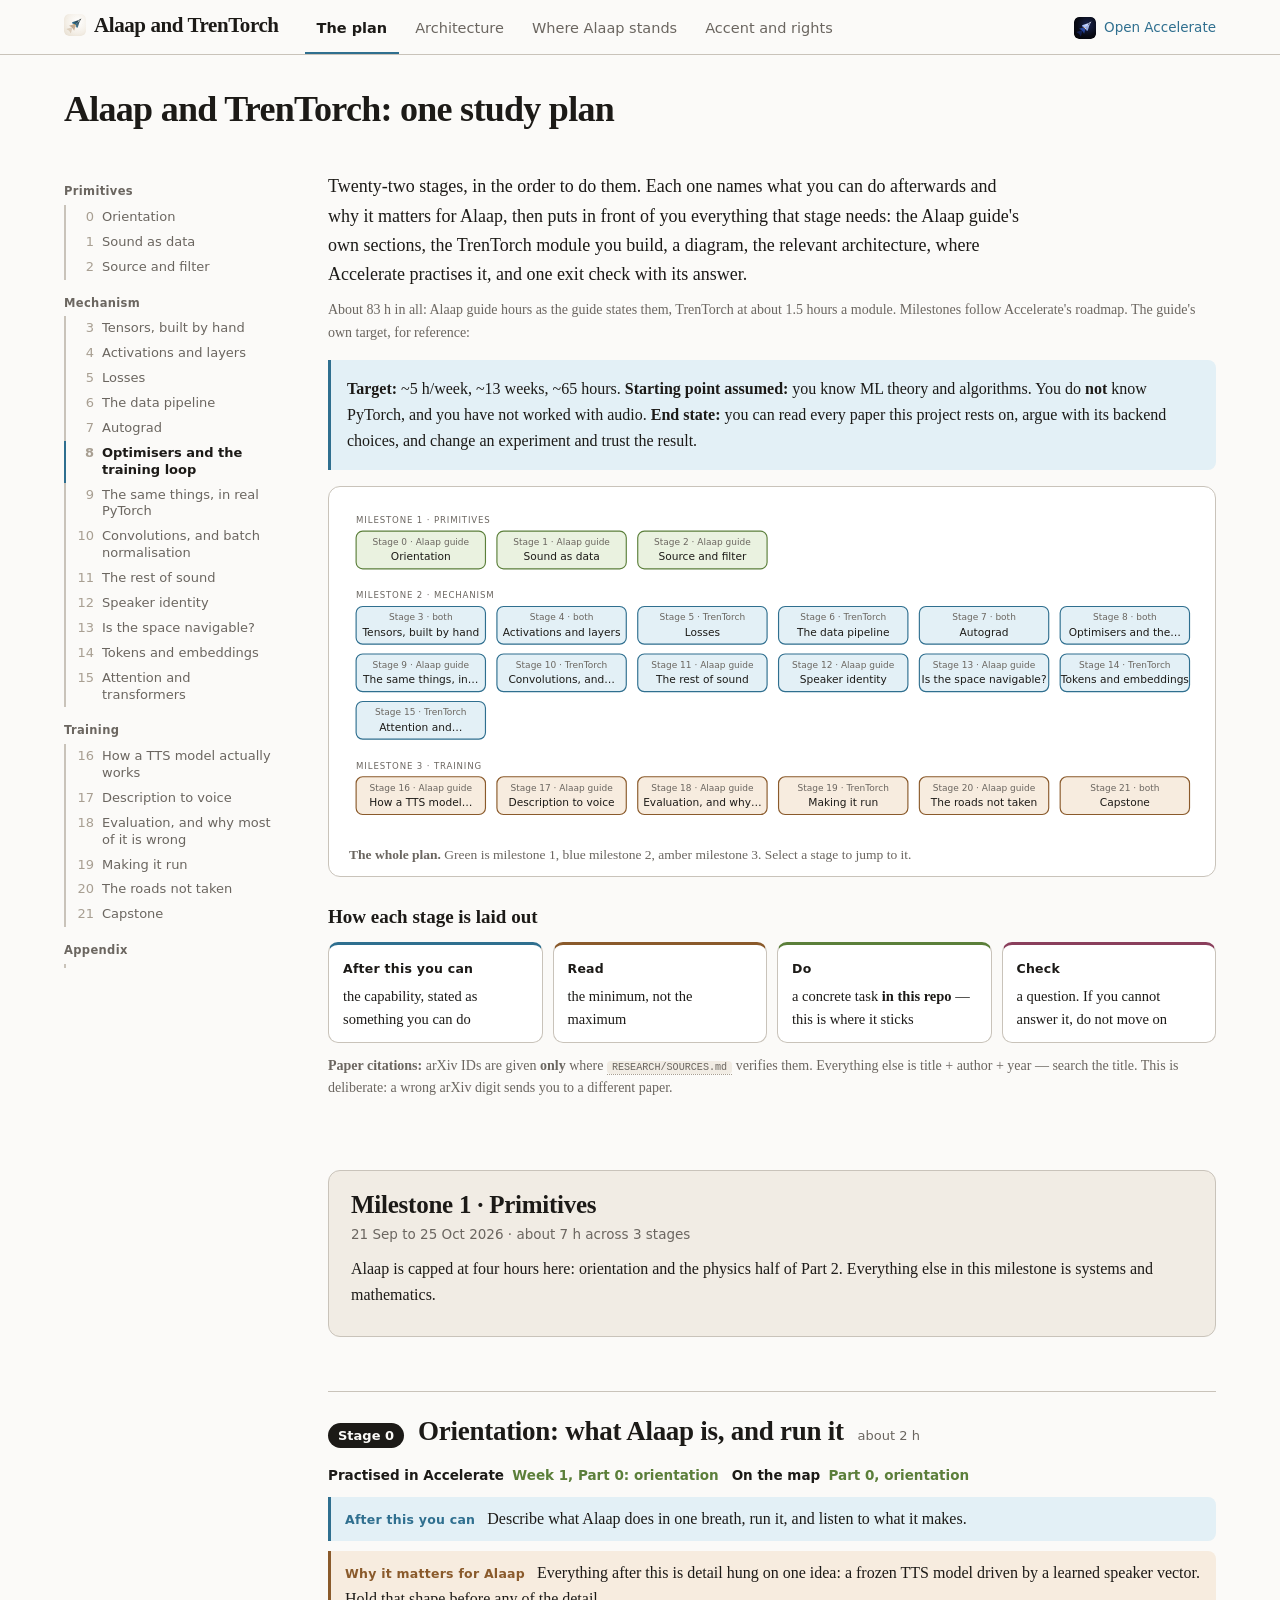
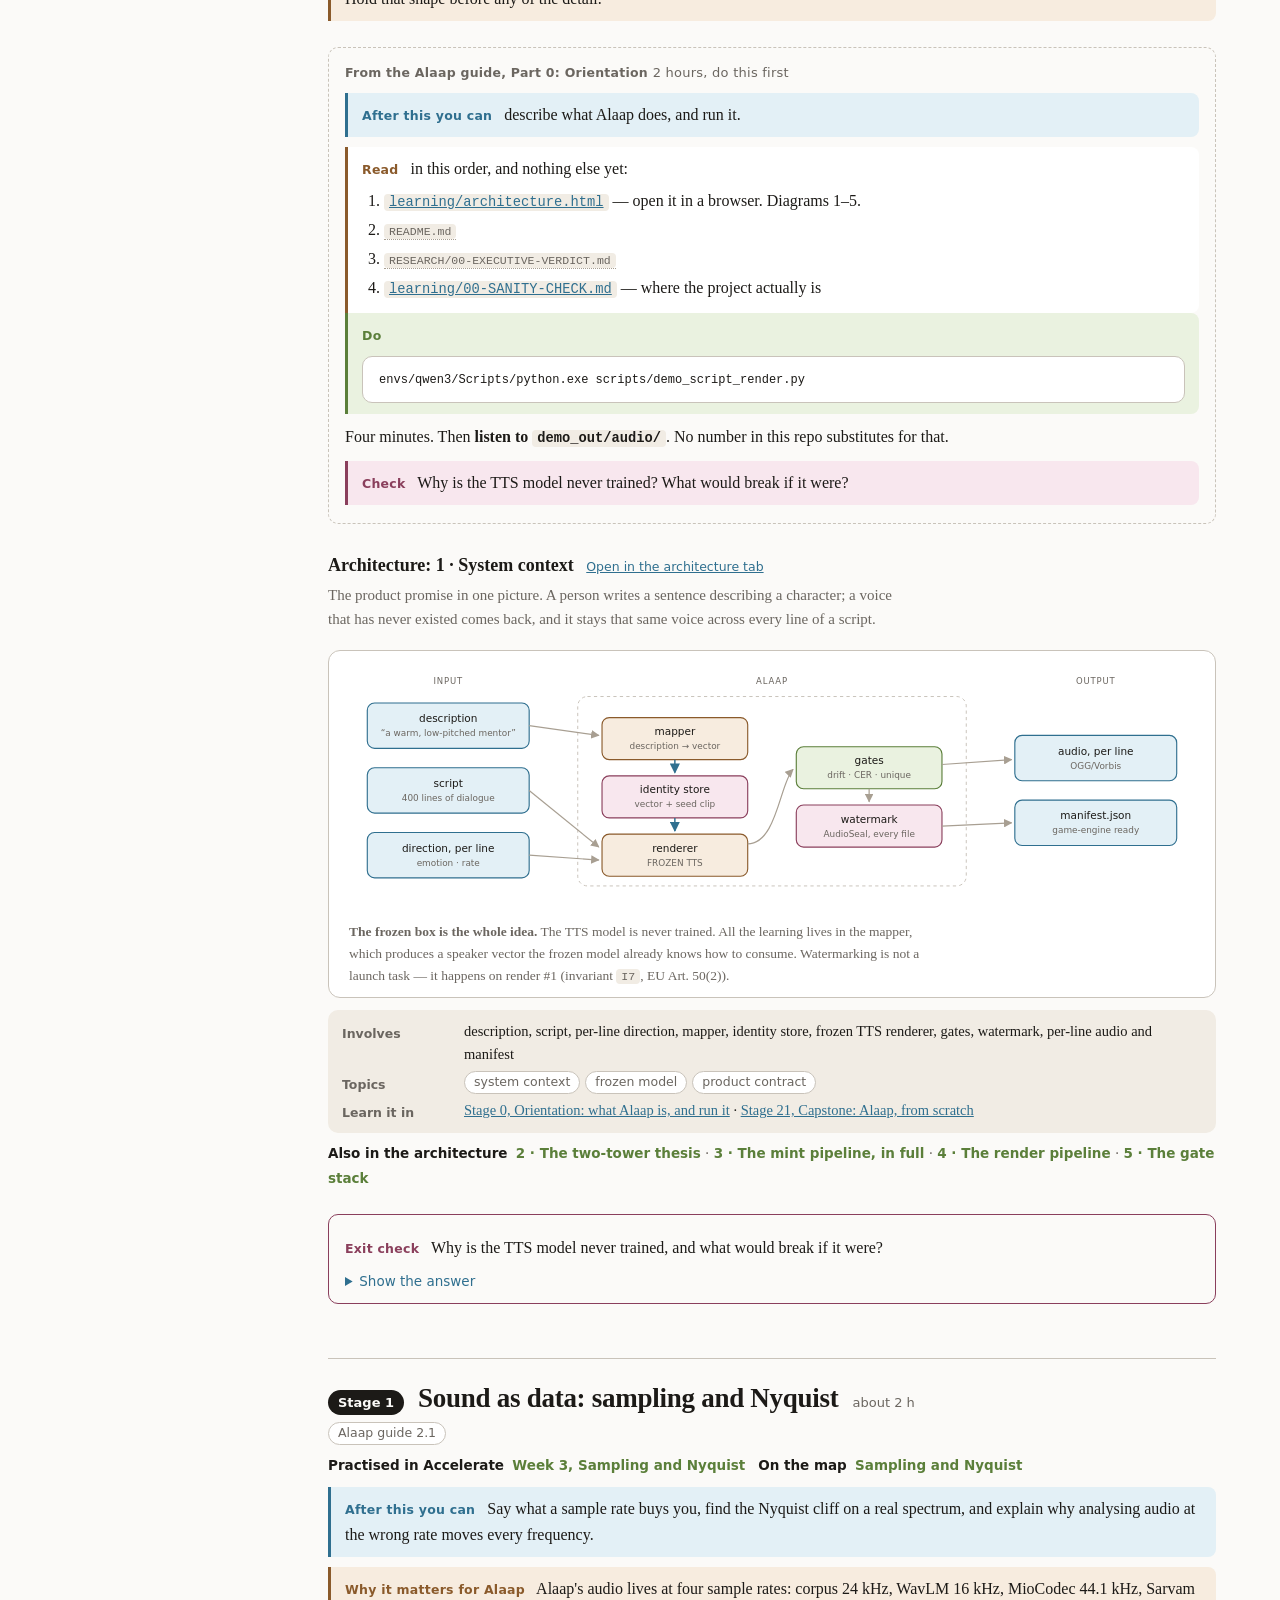
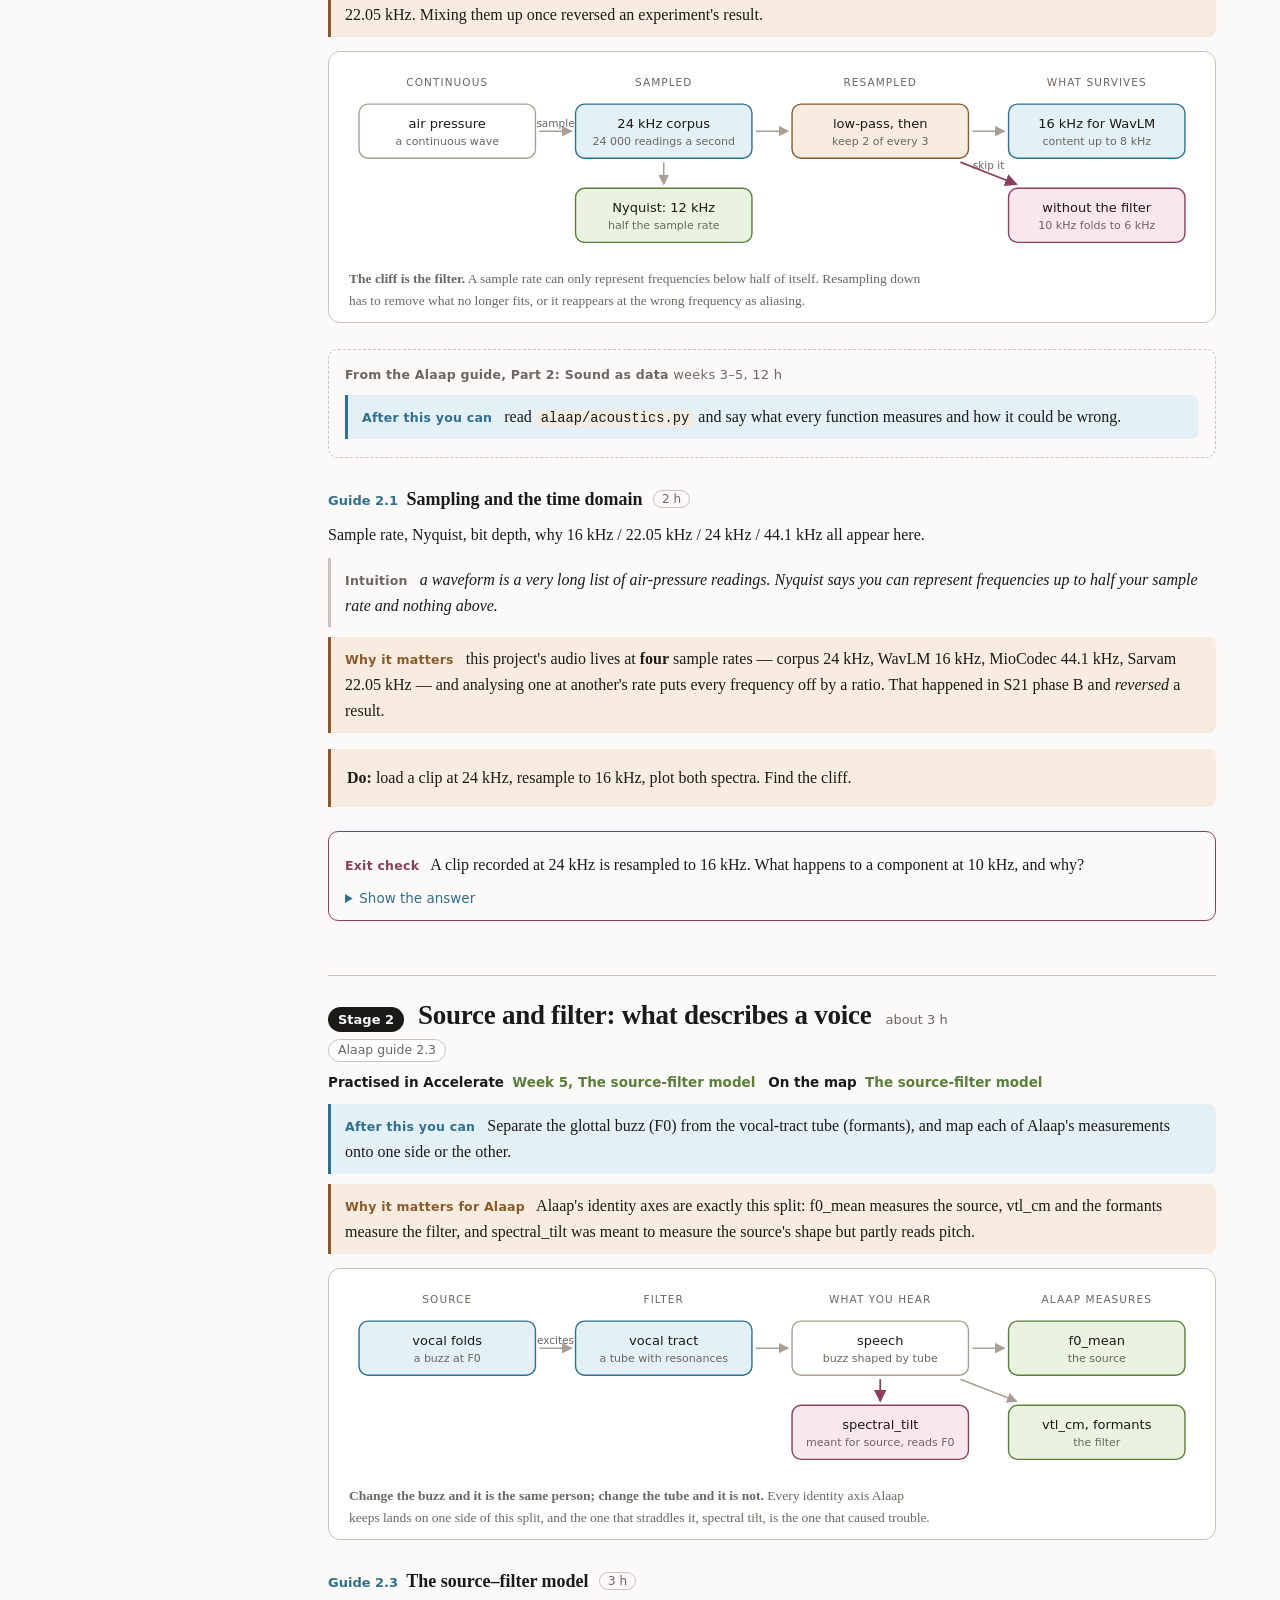
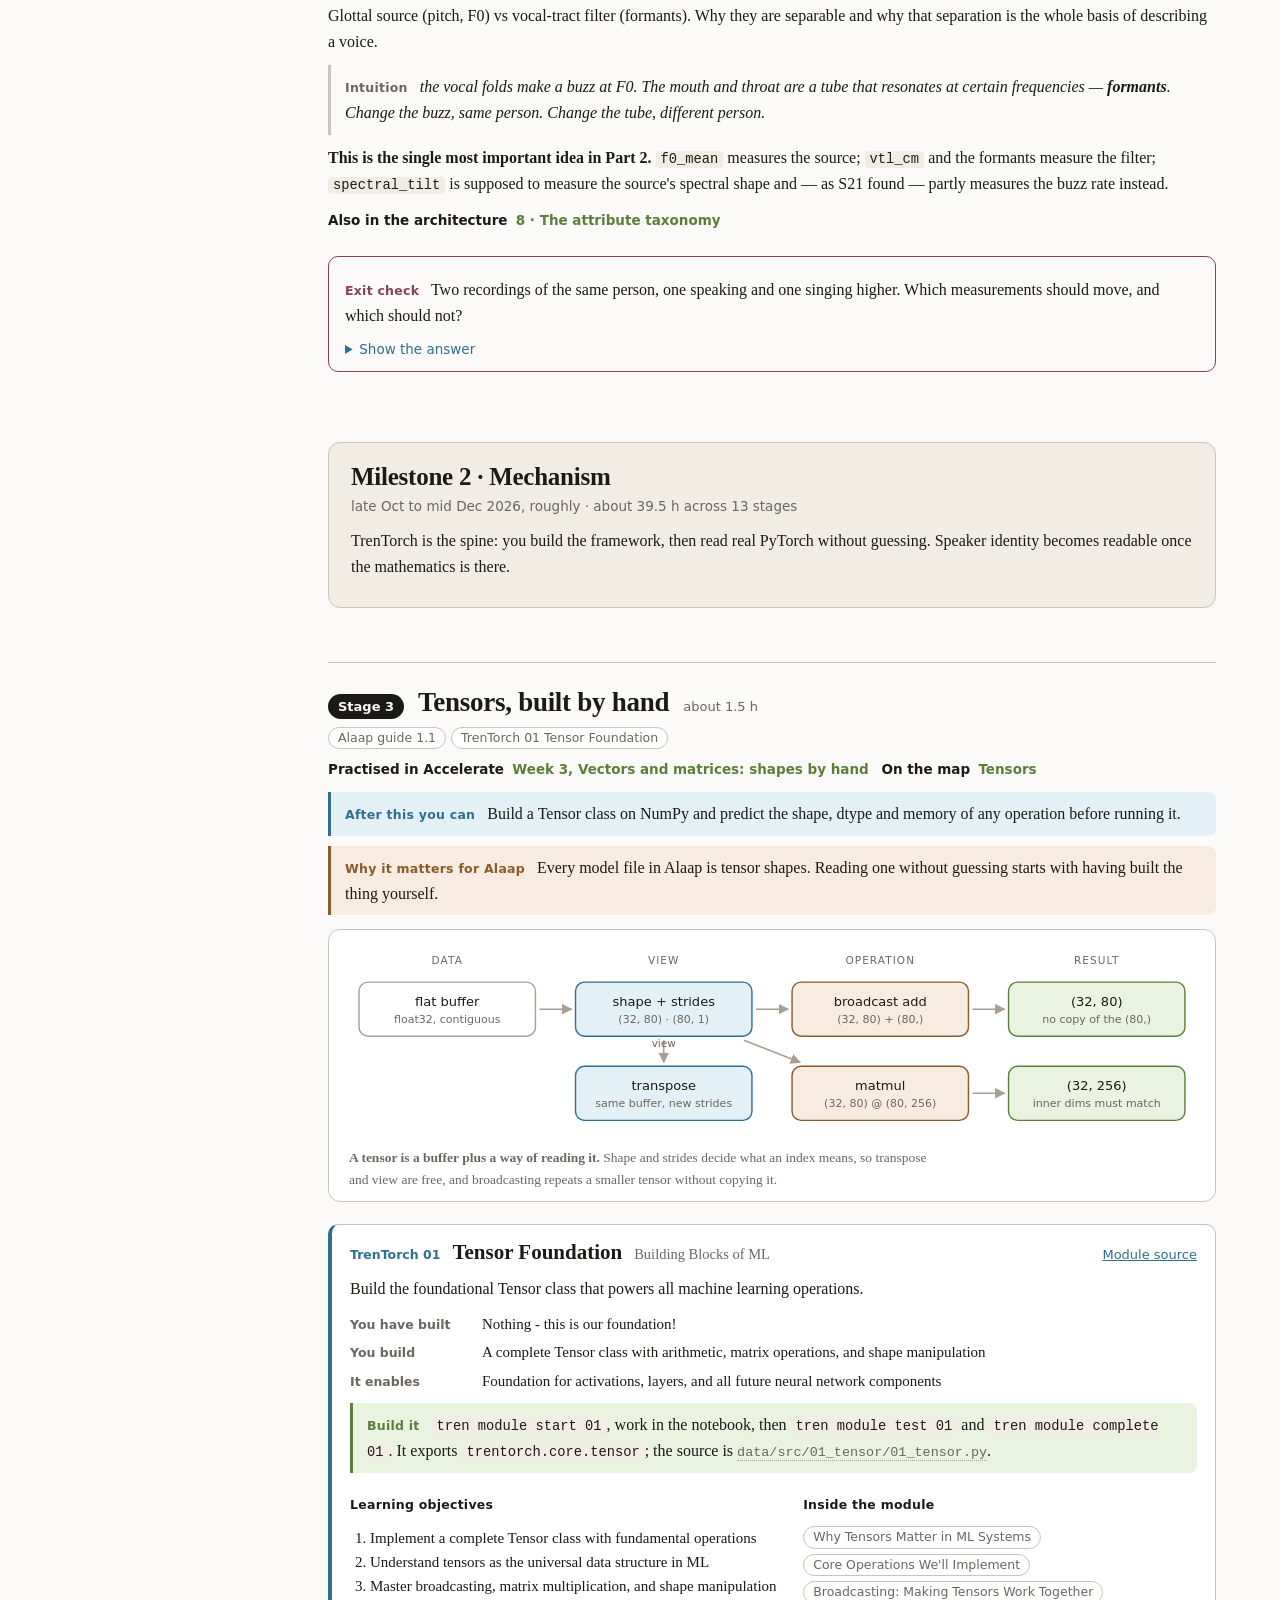
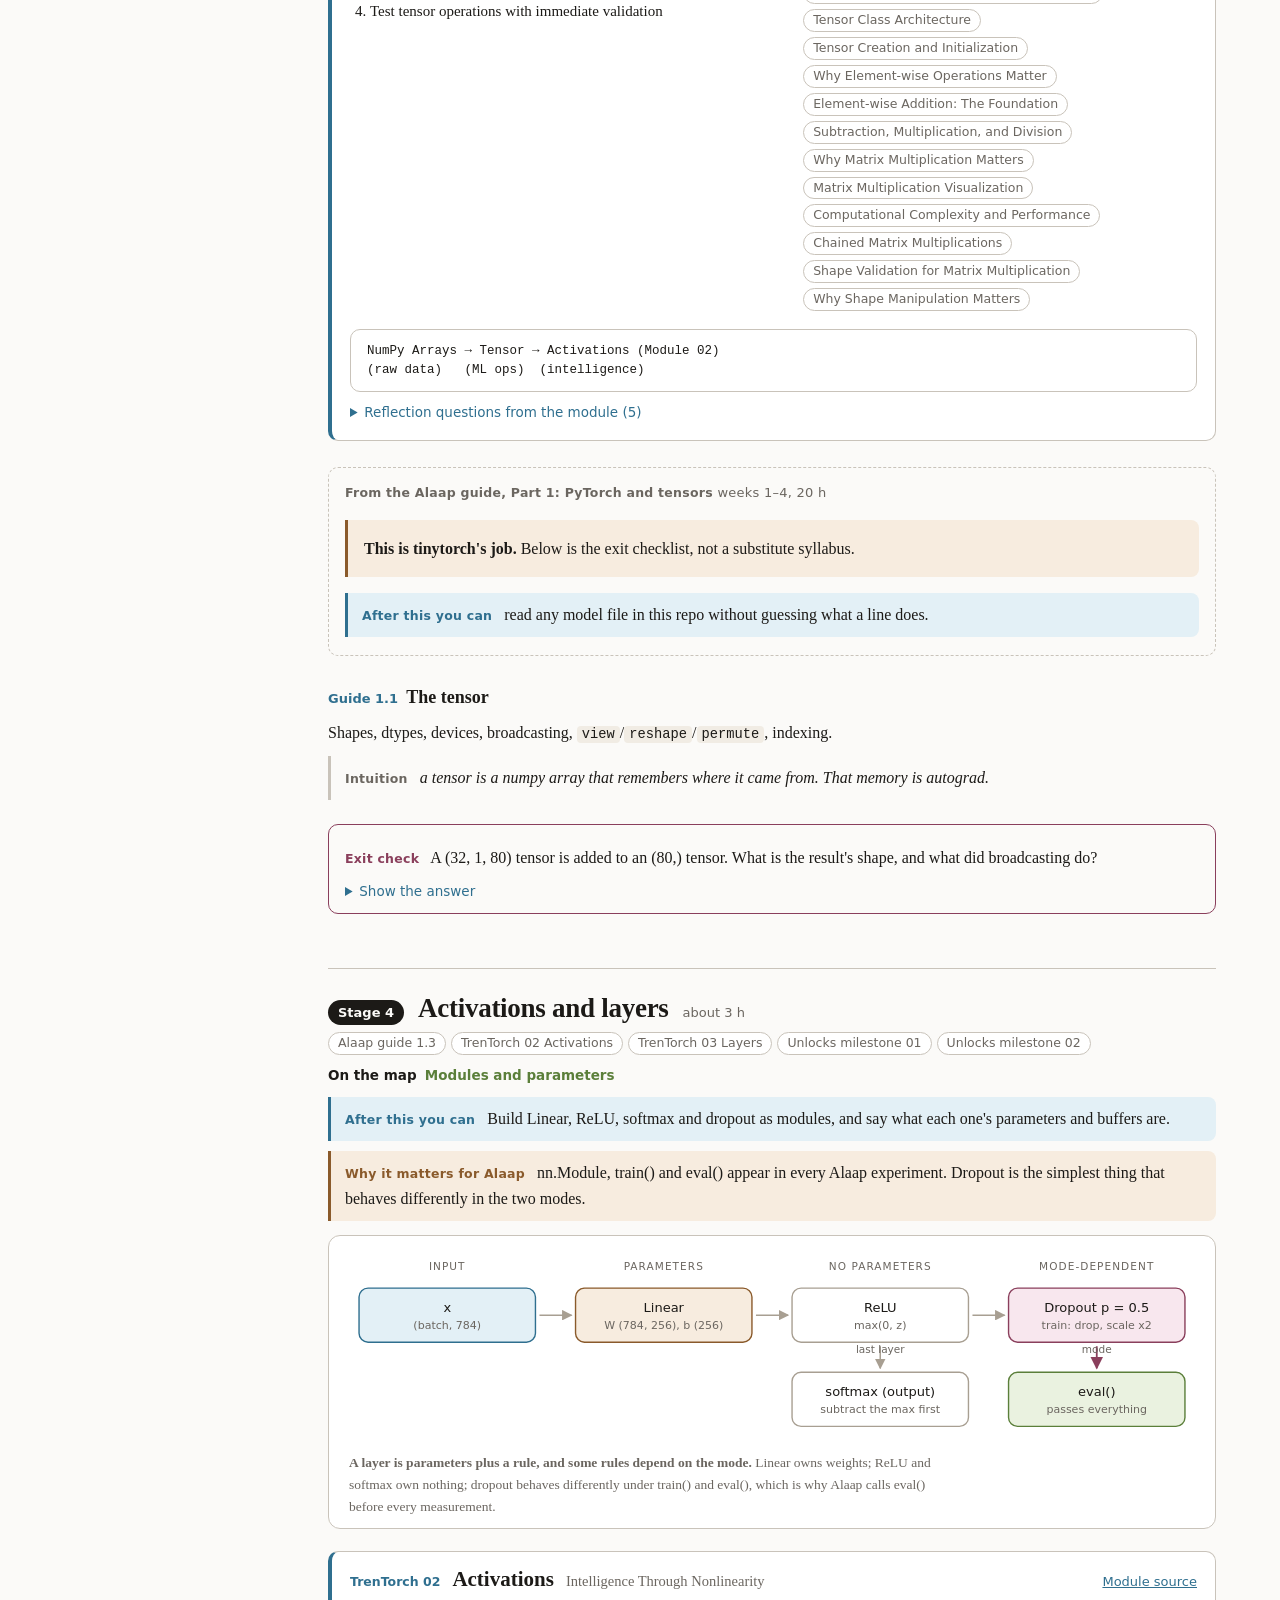
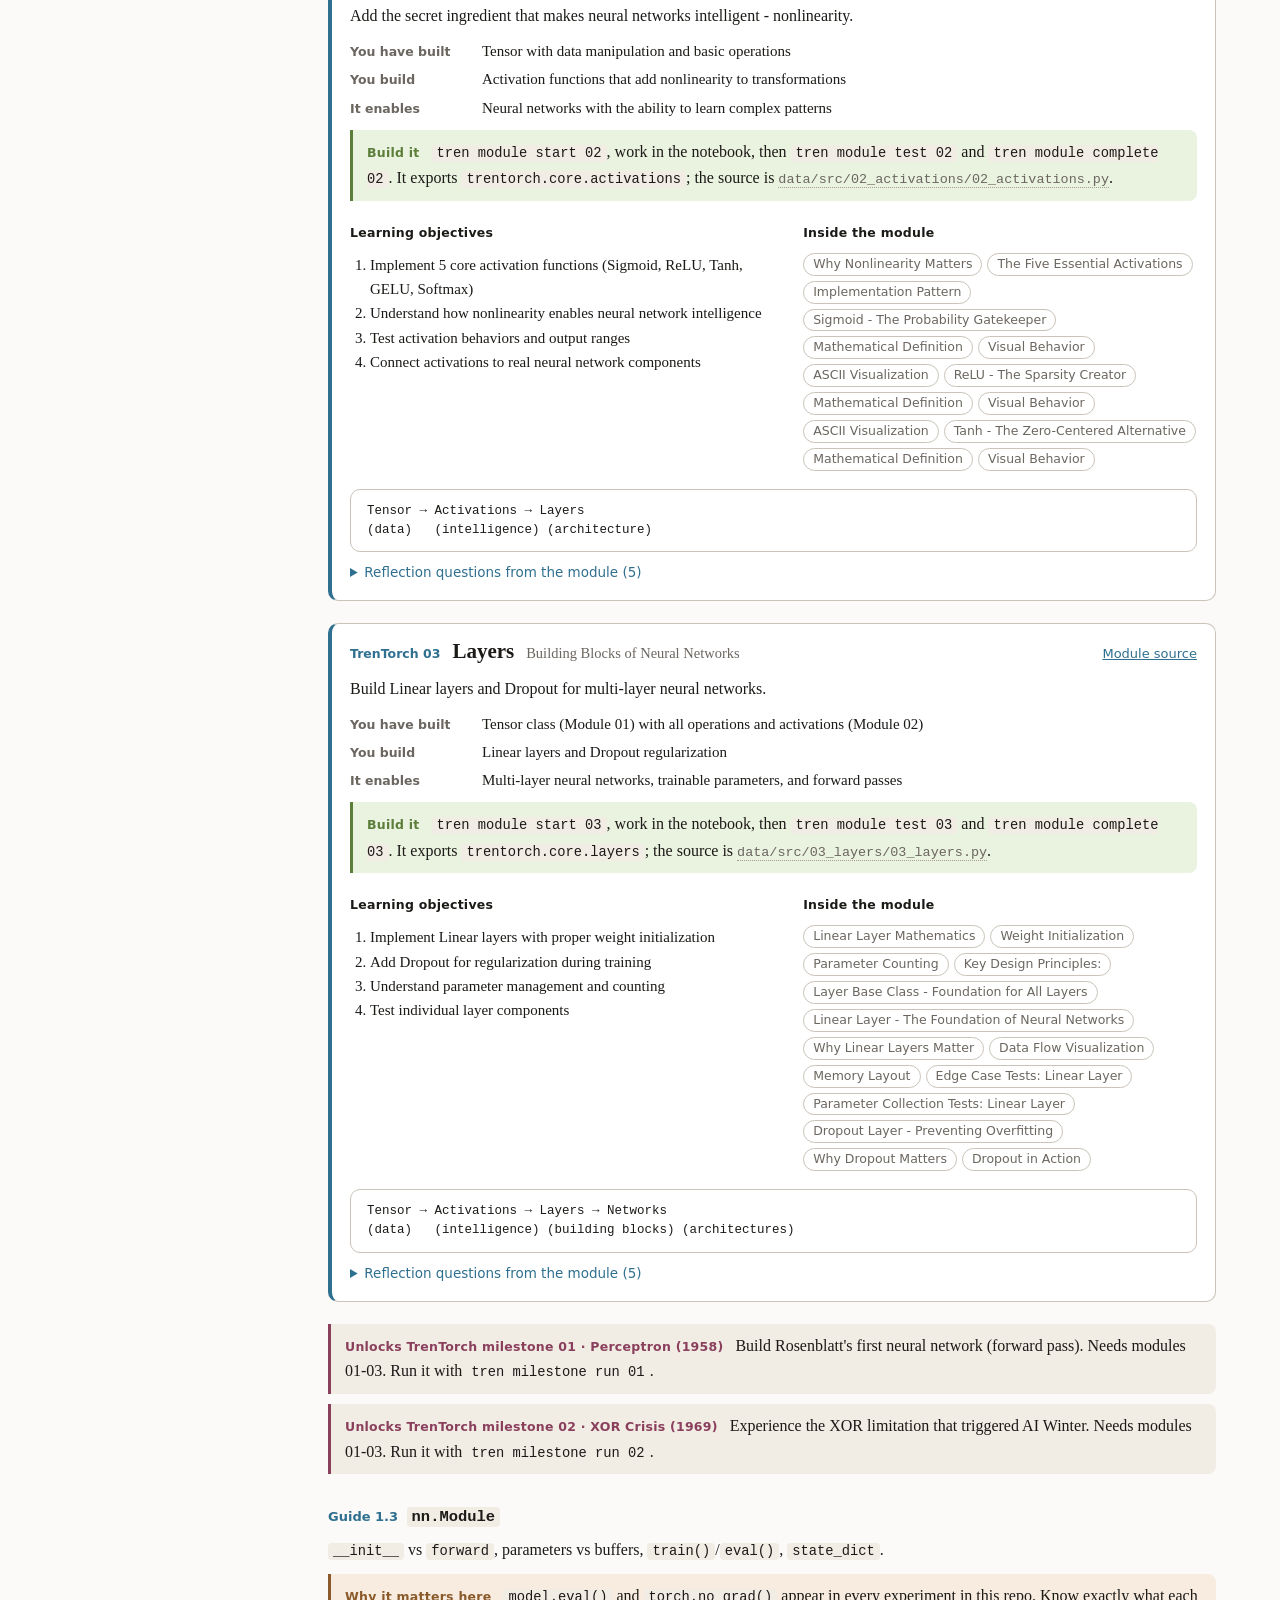
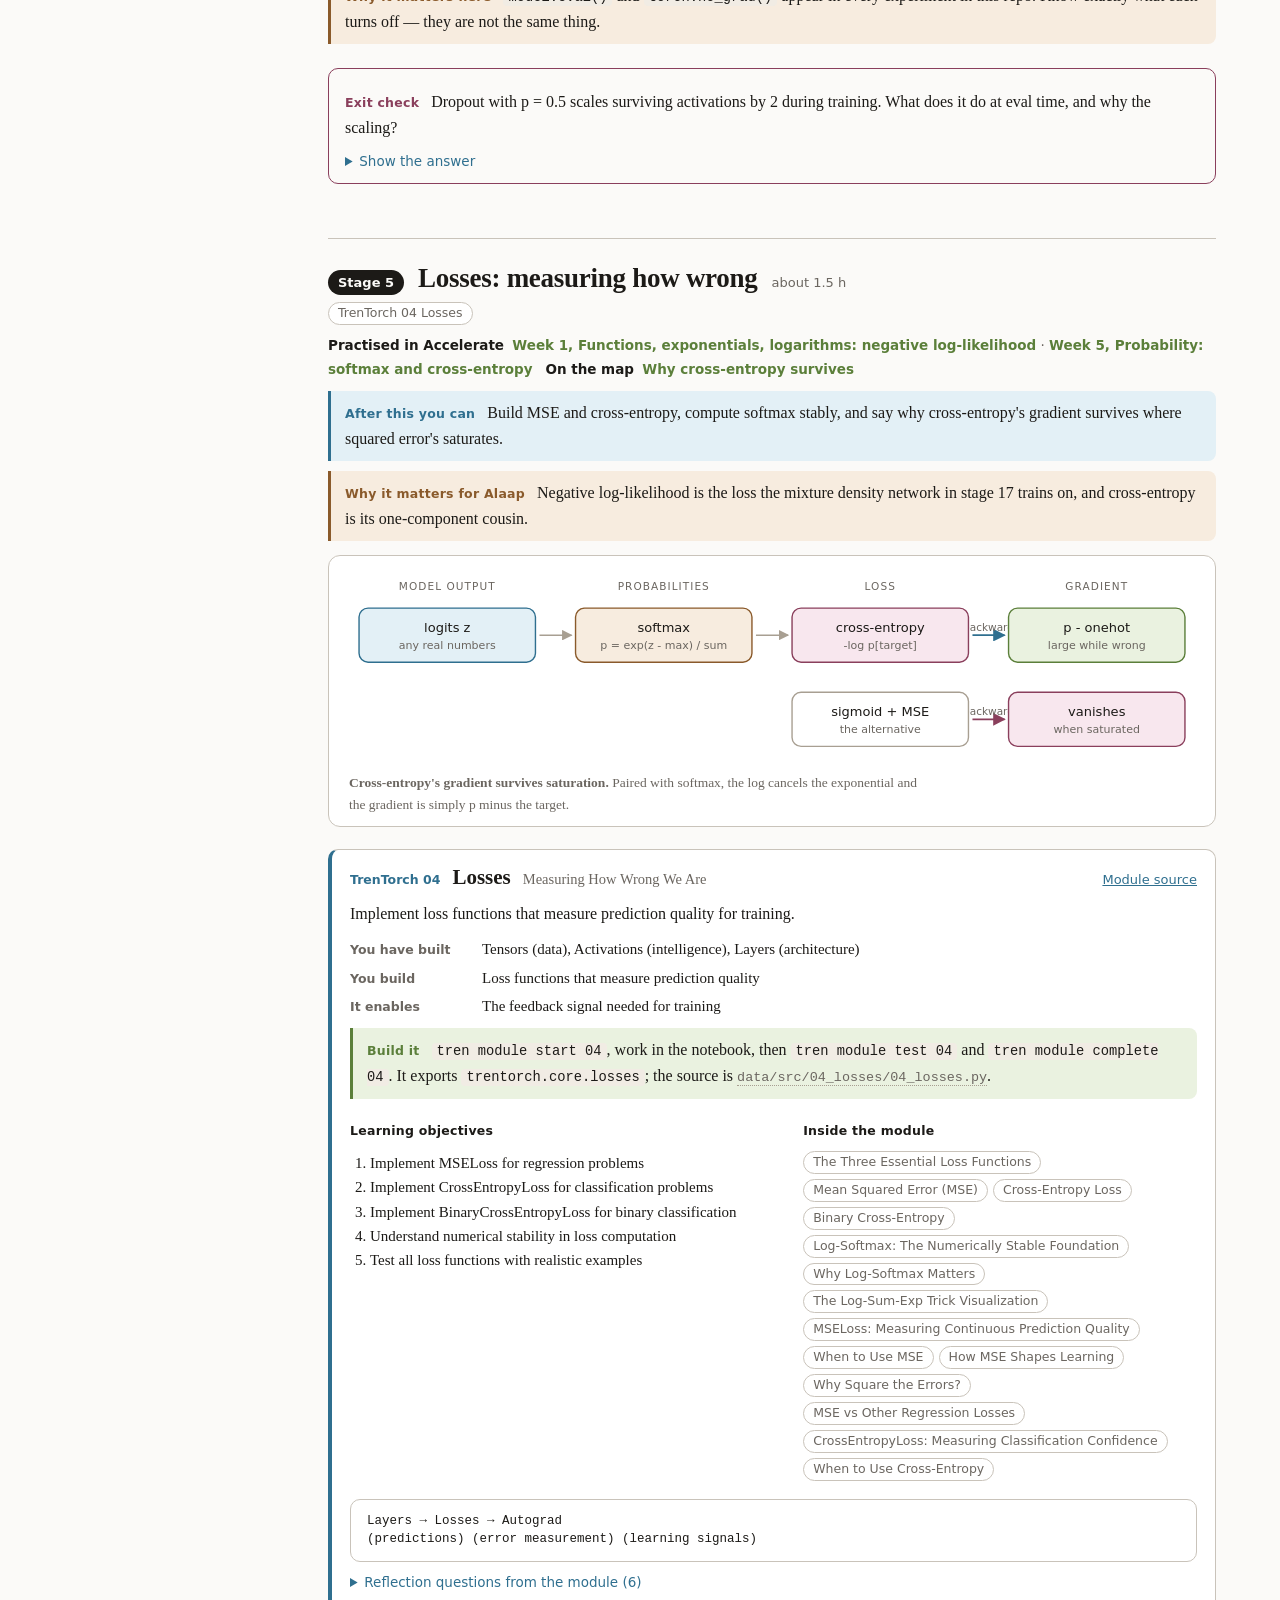
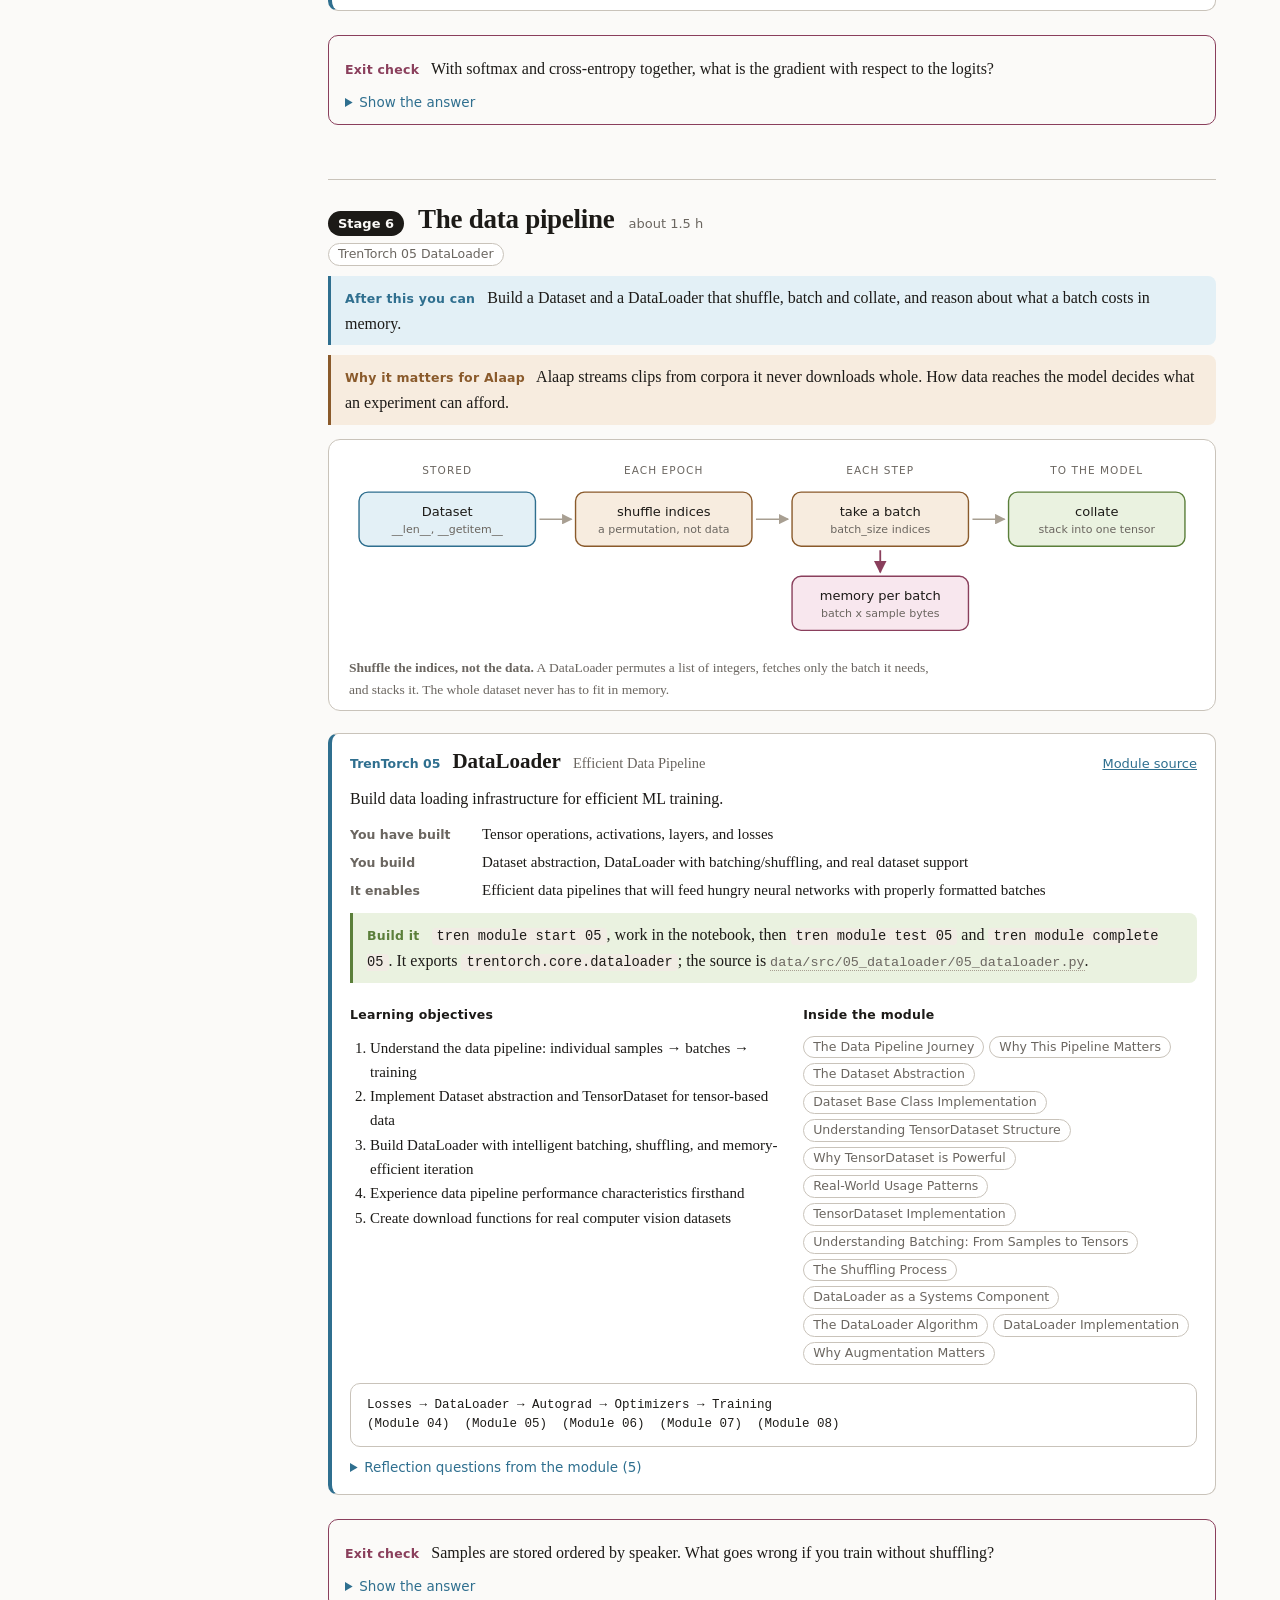
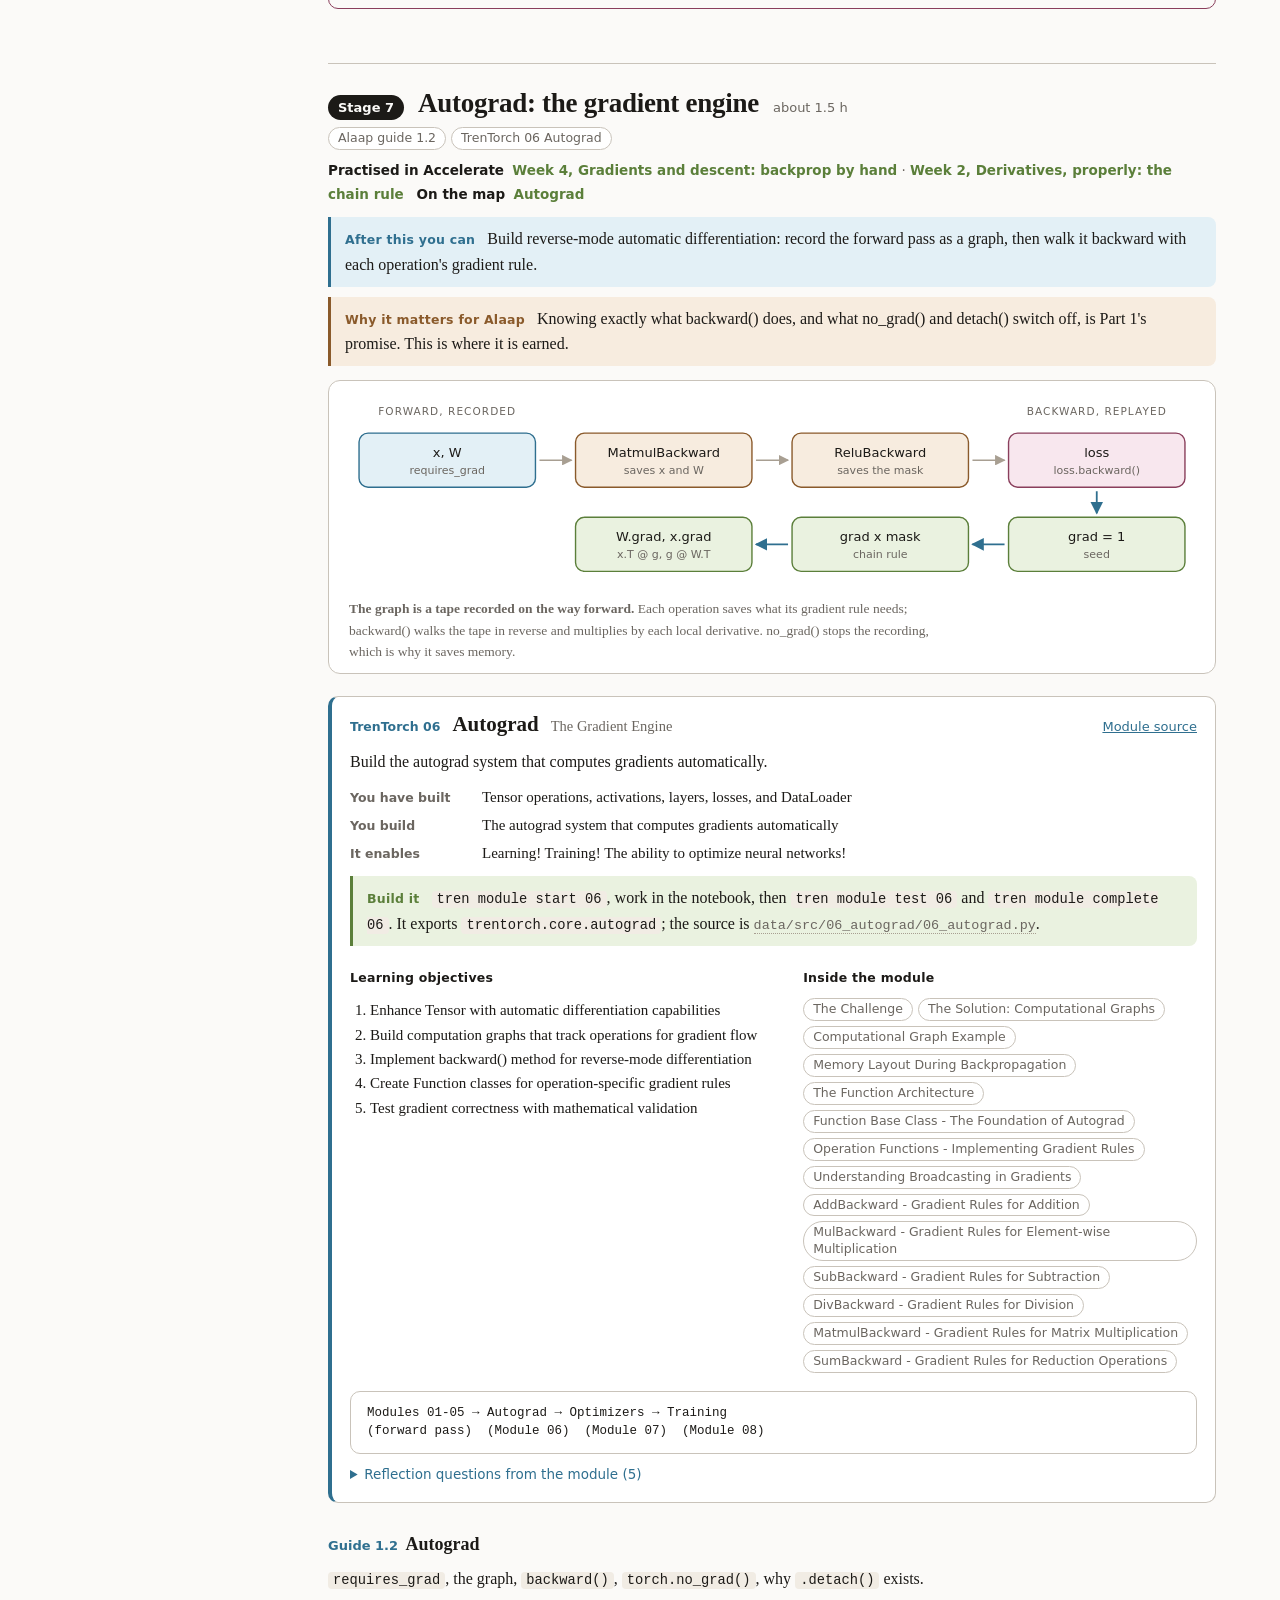
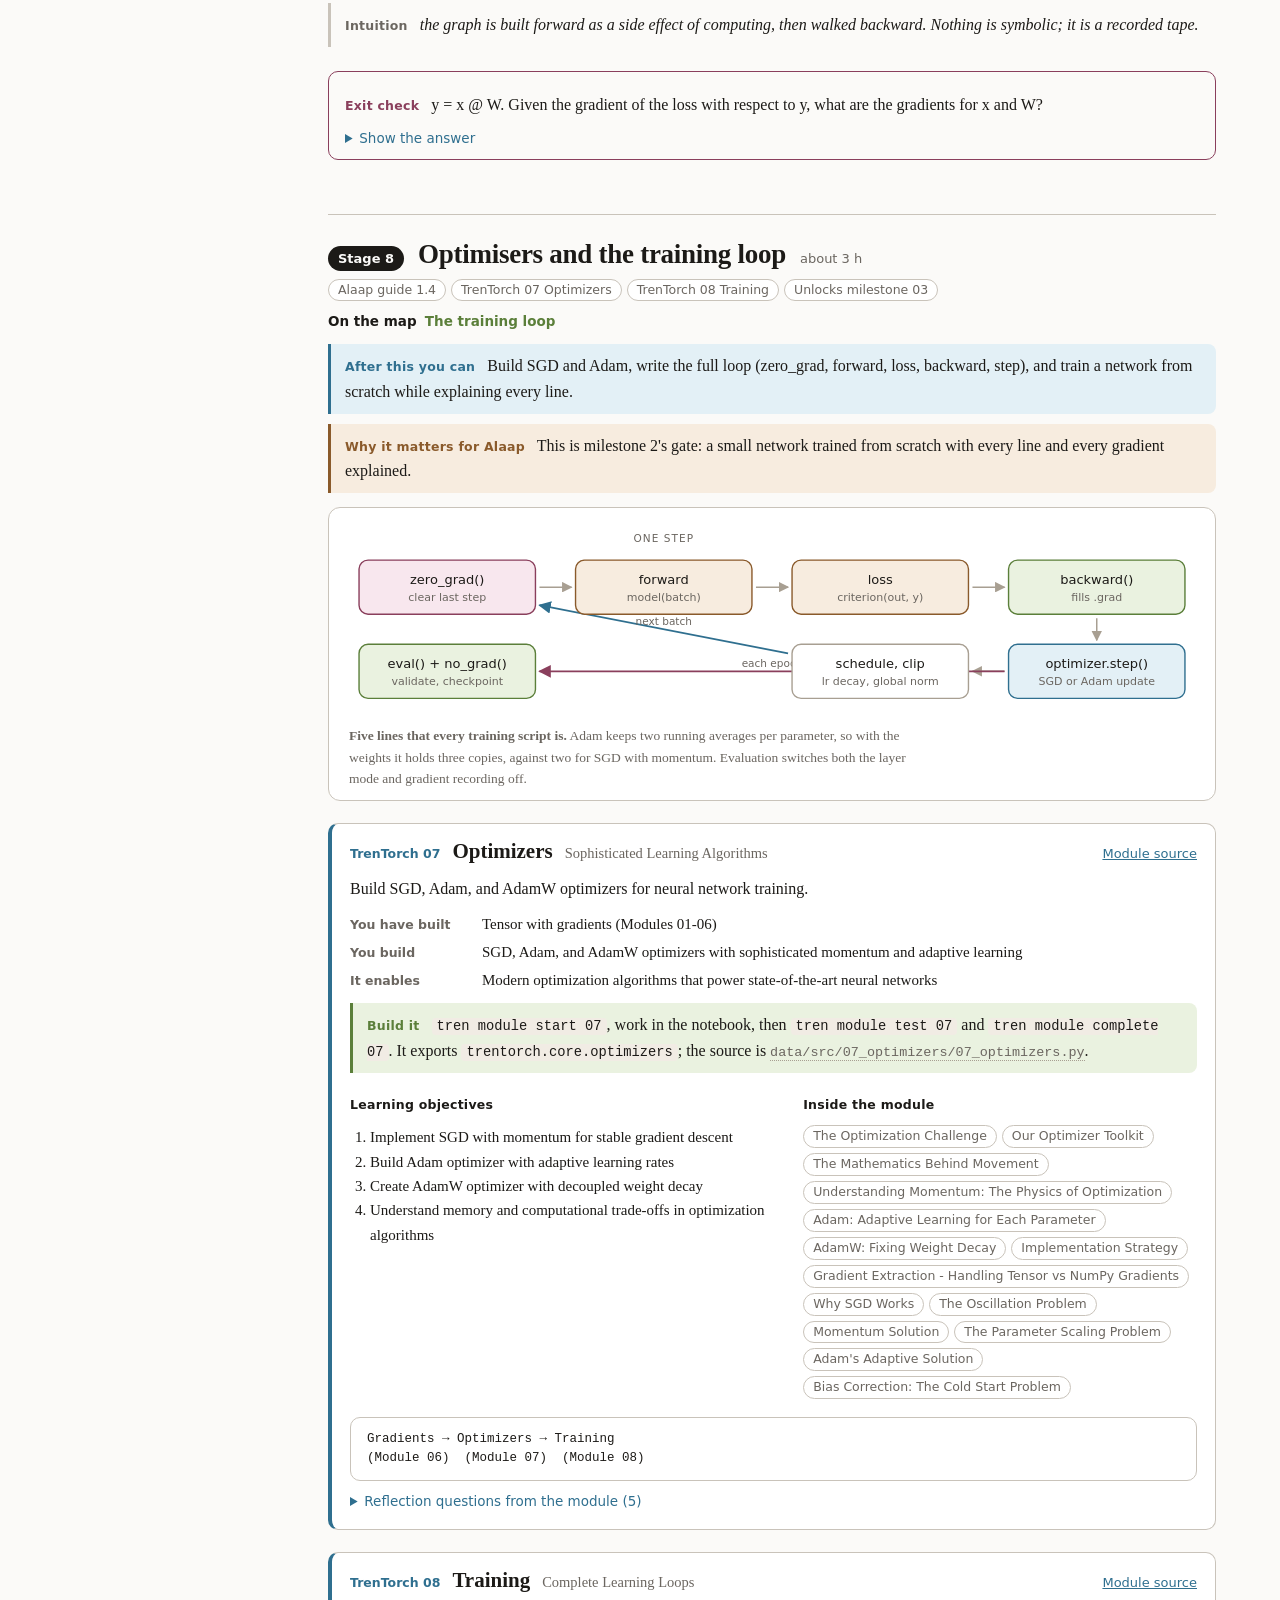
<file: ALAAP.html>
<!doctype html>
<html lang="en">
<head>
<meta charset="utf-8">
<meta name="viewport" content="width=device-width, initial-scale=1">
<title>Alaap and TrenTorch plan</title>
<link rel="icon" type="image/svg+xml" href="brand/alaap.svg">
<link rel="stylesheet" href="figures/viewer.css">
<script src="figures/notes-alaap.js" defer></script>
<script src="figures/viewer.js" defer></script>
<!-- Generated by alaap/build.py from the Alaap repo, TrenTorch, and alaap/plan.py.
     Edit those, then rebuild; do not edit this file. -->
<style>
:root{
  --bg:#fbfaf8; --fg:#1c1a17; --muted:#6b6660; --line:#c9c3ba;
  --box:#ffffff; --box2:#f1ece4; --edge:#a89f92;
  --a1:#2f6f8f; --a1b:#e3f0f6;
  --a2:#8a5a2b; --a2b:#f7ecdf;
  --a3:#5b7f3a; --a3b:#eaf2e0;
  --a4:#8a3f5c; --a4b:#f8e7ee;
  --ok:#3f7a4a; --warn:#a8621b; --bad:#a33a3a;
  --mono:ui-monospace,SFMono-Regular,Menlo,Consolas,monospace;
  --sans:ui-sans-serif,system-ui,"Segoe UI",sans-serif;
  --top:54px;
}
@media (prefers-color-scheme:dark){:root:not([data-theme="light"]){
  --bg:#141312; --fg:#e9e5df; --muted:#9c958c; --line:#3a3733;
  --box:#1e1c1a; --box2:#262320; --edge:#5a544c;
  --a1:#7fb8d4; --a1b:#1b2b33; --a2:#d6a06a; --a2b:#302620;
  --a3:#9fc47a; --a3b:#212b1c; --a4:#d489a6; --a4b:#301f27;
  --ok:#7fbc8c; --warn:#d99a55; --bad:#d97a7a;
}}
:root[data-theme="dark"]{
  --bg:#141312; --fg:#e9e5df; --muted:#9c958c; --line:#3a3733;
  --box:#1e1c1a; --box2:#262320; --edge:#5a544c;
  --a1:#7fb8d4; --a1b:#1b2b33; --a2:#d6a06a; --a2b:#302620;
  --a3:#9fc47a; --a3b:#212b1c; --a4:#d489a6; --a4b:#301f27;
  --ok:#7fbc8c; --warn:#d99a55; --bad:#d97a7a;
}
*{box-sizing:border-box}
html{scroll-padding-top:calc(var(--top) + 16px)}
body{background:var(--bg);color:var(--fg);font:16px/1.62 ui-serif,Georgia,'Iowan Old Style',serif;margin:0}
.wrap{max-width:1200px;margin:0 auto;padding:0 24px}
a{color:var(--a1)}
:focus-visible{outline:2px solid var(--a1);outline-offset:2px;border-radius:3px}
h1{font-size:36px;margin:0 0 8px;letter-spacing:-.02em;line-height:1.15}
h2{font-size:25px;margin:52px 0 6px;letter-spacing:-.01em;line-height:1.25}
h3{font-size:19px;margin:28px 0 6px;line-height:1.3}
h4{font-size:17px;margin:22px 0 6px;line-height:1.3}
p{margin:10px 0}
code,.mono{font-family:var(--mono);font-size:.86em;background:var(--box2);padding:1px 5px;border-radius:4px}
pre{background:var(--box);border:1px solid var(--line);border-radius:10px;padding:12px 16px;overflow-x:auto;font-size:14px;line-height:1.5}
pre code{background:none;padding:0}
blockquote{margin:16px 0;padding:10px 16px;border-left:3px solid var(--a2);background:var(--a2b);border-radius:0 8px 8px 0}
blockquote p{margin:6px 0}
table{border-collapse:collapse;width:100%;margin:16px 0;font-size:14.5px}
th,td{border-bottom:1px solid var(--line);padding:7px 10px;text-align:left;vertical-align:top}
th{font-size:12px;letter-spacing:.05em;text-transform:uppercase;color:var(--muted);font-weight:600;font-family:var(--sans)}
hr{border:0;border-top:1px solid var(--line);margin:34px 0}
.ok{color:var(--ok);font-weight:600} .warn{color:var(--warn);font-weight:600} .bad{color:var(--bad);font-weight:600}
.repo{font-family:var(--mono);font-size:.84em;color:var(--muted);border-bottom:1px dotted var(--edge);cursor:help}
.sm{font-size:14px;color:var(--muted)}
.sub{color:var(--muted);max-width:74ch}
figure{margin:14px 0 0;padding:18px 14px 10px;background:var(--box);border:1px solid var(--line);border-radius:12px;overflow-x:auto}
figcaption{color:var(--muted);font-size:13.5px;margin-top:10px;padding:0 6px;max-width:88ch}
svg{display:block;margin:0 auto;max-width:100%;height:auto}
.lab{font-family:var(--sans);font-size:12.5px;font-weight:700;letter-spacing:.02em}
.chips{list-style:none;display:flex;flex-wrap:wrap;gap:5px;padding:0;margin:8px 0}
.chips li{font-family:var(--sans);font-size:12.5px;line-height:1.35;padding:2px 9px;border:1px solid var(--line);border-radius:999px;background:var(--box);color:var(--muted)}

/* top bar */
.topbar{position:sticky;top:0;z-index:10;background:var(--bg);border-bottom:1px solid var(--line)}
.topin{display:flex;align-items:flex-end;gap:26px;min-height:var(--top)}
.brand{font-size:21px;font-weight:700;letter-spacing:-.02em;color:var(--fg);text-decoration:none;padding-bottom:12px;white-space:nowrap;display:inline-flex;align-items:center;gap:8px}
.brand img{border-radius:5px}
.tabs{display:flex;gap:4px;flex:1;min-width:0;overflow-x:auto}
.tabs a{font-family:var(--sans);font-size:14.5px;color:var(--muted);text-decoration:none;padding:14px 12px 12px;border-bottom:2px solid transparent;white-space:nowrap}
.tabs a:hover{color:var(--fg)}
.tabs a[aria-current="page"]{color:var(--fg);border-bottom-color:var(--a1);font-weight:600}
.to-acc{display:inline-flex;align-items:center;gap:8px;font-family:var(--sans);font-size:13.5px;color:var(--a1);text-decoration:none;padding-bottom:15px;white-space:nowrap}
.to-acc img{border-radius:5px}
.to-acc:hover{text-decoration:underline}

/* the plan */
.split{display:grid;grid-template-columns:220px minmax(0,1fr);gap:44px;padding-bottom:120px}
.side{position:sticky;top:calc(var(--top) + 8px);align-self:start;max-height:calc(100vh - var(--top) - 16px);overflow-y:auto;padding:30px 0 20px;font-family:var(--sans);font-size:13px}
.side ol{list-style:none;margin:0;padding:0}
.side .msh{font-size:11.5px;font-weight:700;color:var(--muted);margin:14px 0 4px;letter-spacing:.03em}
.side a{display:flex;gap:8px;padding:4px 10px;color:var(--muted);text-decoration:none;border-left:2px solid var(--line);line-height:1.3}
.side a:hover{color:var(--fg)}
.side a.on{color:var(--fg);border-left-color:var(--a1);font-weight:600}
.side .sn{flex:none;width:18px;text-align:right;color:var(--edge)}
.main{min-width:0}
.lead{padding-top:34px}
.lead .big{font-size:18px;max-width:78ch;margin-top:0}
.lead blockquote{border-left-color:var(--a1);background:var(--a1b)}
.kcards{display:grid;grid-template-columns:repeat(4,minmax(0,1fr));gap:10px;margin:12px 0}
.kc{background:var(--box);border:1px solid var(--line);border-top:3px solid var(--edge);border-radius:10px;padding:10px 14px}
.kc p{margin:4px 0 0;font-size:14.5px}
.kc.k0{border-top-color:var(--a1)} .kc.k1{border-top-color:var(--a2)} .kc.k2{border-top-color:var(--a3)} .kc.k3{border-top-color:var(--a4)}
svg.ov a:hover rect{stroke-width:2.6}
.ms{margin-top:70px;padding:18px 22px;background:var(--box2);border:1px solid var(--line);border-radius:12px}
.ms h2{margin:0}
.ms .pm{font-family:var(--sans);font-size:13.5px;color:var(--muted);margin:4px 0 0}
.stage{border-top:1px solid var(--line);margin-top:54px;padding-top:4px}
.sh{display:flex;flex-wrap:wrap;align-items:baseline;gap:4px 14px;margin:18px 0 4px}
.sh h3{margin:0;font-size:27px;letter-spacing:-.01em}
.pn{font-family:var(--sans);font-size:13px;font-weight:700;color:var(--bg);background:var(--fg);border-radius:999px;padding:2px 10px}
.pm{font-family:var(--sans);font-size:13px;color:var(--muted);font-weight:400}
.srcs{margin:6px 0 4px}
.acc{font-family:var(--sans);font-size:13.5px;margin:8px 0;color:var(--muted);line-height:1.8}
.acc b{color:var(--fg);margin-right:4px}
.acc a{color:var(--a3);font-weight:600;text-decoration:none}
.acc a:hover{text-decoration:underline}
.k{padding:9px 14px;border-radius:0 8px 8px 0;border-left:3px solid var(--edge);background:var(--box)}
.k .lab{display:inline-block;margin-right:8px}
.k pre{margin:8px 0 2px}
.k ol,.k ul{margin:6px 0 2px;padding-left:22px}
.k li{margin:3px 0}
.k.after{border-left-color:var(--a1);background:var(--a1b)} .k.after .lab{color:var(--a1)}
.k.read .lab{color:var(--a2)} .k.read{border-left-color:var(--a2)}
.k.do{border-left-color:var(--a3);background:var(--a3b)} .k.do .lab{color:var(--a3)}
.k.check{border-left-color:var(--a4);background:var(--a4b)} .k.check .lab{color:var(--a4)}
.k.intu{border-left-color:var(--line);background:none;font-style:italic} .k.intu .lab{color:var(--muted);font-style:normal}
.k.why{border-left-color:var(--a2);background:var(--a2b)} .k.why .lab{color:var(--a2)}
.k.unlock{border-left-color:var(--a4);background:var(--box2)} .k.unlock .lab{color:var(--a4)}
.plan-fig svg .lbl{font-size:10.5px}
.gs{font-size:18px;margin-top:30px}
.gs .num{font-family:var(--sans);font-size:13px;color:var(--a1);margin-right:4px}
.gs .hrs{font-family:var(--sans);font-size:12px;font-weight:400;color:var(--muted);border:1px solid var(--line);border-radius:999px;padding:1px 8px;margin-left:6px;vertical-align:2px}
.gs .flag{font-family:var(--sans);font-size:12.5px;color:var(--a2)}
.partopen{margin-top:26px;padding:4px 16px 8px;border:1px dashed var(--line);border-radius:10px}
.partopen > .lab{color:var(--muted);margin-top:10px}
.tt{margin:22px 0;padding:14px 18px 10px;background:var(--box);border:1px solid var(--line);border-left:4px solid var(--a1);border-radius:10px}
.tt header{display:flex;flex-wrap:wrap;align-items:baseline;gap:4px 12px}
.tt h4{margin:0;font-size:21px}
.ttn{font-family:var(--sans);font-size:12.5px;font-weight:700;color:var(--a1)}
.tt .sub{font-size:14.5px}
.tt .src{margin-left:auto;font-family:var(--sans);font-size:13px}
.io{display:grid;grid-template-columns:118px minmax(0,1fr);gap:4px 14px;margin:10px 0;font-size:15px}
.io dt{font-family:var(--sans);font-size:12.5px;font-weight:700;color:var(--muted);padding-top:3px}
.io dd{margin:0}
.cols{display:grid;grid-template-columns:minmax(0,1.1fr) minmax(0,1fr);gap:20px;margin-top:12px}
.cols ol{margin:4px 0;padding-left:20px;font-size:15px}
.cmap{font-size:12.5px;margin:10px 0}
.rq{margin:8px 0 6px}
.rq summary,.exit summary{cursor:pointer;font-family:var(--sans);font-size:13.5px;color:var(--a1)}
.rq ol{font-size:15px;padding-left:22px}
.rq li{margin:8px 0}
.archfig{margin-top:26px}
.to-arch{font-family:var(--sans);font-size:12.5px;font-weight:400;margin-left:8px}
.meta{display:grid;grid-template-columns:108px minmax(0,1fr);gap:4px 14px;margin:12px 0 0;padding:10px 14px;background:var(--box2);border-radius:10px;font-size:14.5px}
.meta dt{font-family:var(--sans);font-size:12.5px;font-weight:700;color:var(--muted);padding-top:4px}
.meta dd{margin:0}
.meta .chips{margin:0}
.exit{margin-top:24px;padding:10px 16px;border:1px solid var(--a4);border-radius:10px}
.exit .lab{color:var(--a4);margin-right:8px}
.exit details p{margin:8px 0 2px;padding-left:12px;border-left:3px solid var(--a3)}

/* documents */
.doc{max-width:880px;padding:10px 0 120px}
.doc h1{margin-top:40px}

/* architecture, as the Alaap repo draws it */
.contents{background:var(--box2);border:1px solid var(--line);border-radius:10px;padding:16px 20px;margin:26px 0 10px}
.contents b{font-size:12px;letter-spacing:.09em;text-transform:uppercase;color:var(--muted);font-family:var(--sans)}
.contents ol{margin:8px 0 0;padding-left:20px;columns:2;column-gap:34px}
.contents li{margin:3px 0;break-inside:avoid}
.contents a{text-decoration:none}
.contents a:hover{text-decoration:underline}
.arch{padding-bottom:120px}
.lede{color:var(--muted);margin:2px 0 18px;font-size:15px;max-width:76ch}
.note{border-left:3px solid var(--a2);background:var(--a2b);padding:12px 16px;border-radius:0 8px 8px 0;margin:18px 0;font-size:14.5px}

.b{fill:var(--box);stroke:var(--edge);stroke-width:1.4}
.b1{fill:var(--a1b);stroke:var(--a1);stroke-width:1.4}
.b2{fill:var(--a2b);stroke:var(--a2);stroke-width:1.4}
.b3{fill:var(--a3b);stroke:var(--a3);stroke-width:1.4}
.b4{fill:var(--a4b);stroke:var(--a4);stroke-width:1.4}
.dash{stroke-dasharray:5 4}
.t{fill:var(--fg);font-family:ui-sans-serif,system-ui,sans-serif;font-size:13px;
  text-anchor:middle;dominant-baseline:middle}
.tm{fill:var(--muted);font-family:ui-sans-serif,system-ui,sans-serif;font-size:11px;
  text-anchor:middle;dominant-baseline:middle}
.tc{fill:var(--fg);font-family:var(--mono);font-size:11px;
  text-anchor:middle;dominant-baseline:middle}
.tl{text-anchor:start} .tr{text-anchor:end}
.hd{fill:var(--muted);font-family:ui-sans-serif,system-ui,sans-serif;font-size:10.5px;
  letter-spacing:.1em;text-anchor:middle;text-transform:uppercase}
.ln{stroke:var(--edge);stroke-width:1.5;fill:none;marker-end:url(#arw)}
.ln2{stroke:var(--a1);stroke-width:1.8;fill:none;marker-end:url(#arw1)}
.ln3{stroke:var(--a4);stroke-width:1.8;fill:none;marker-end:url(#arw4)}
.plain{stroke:var(--edge);stroke-width:1.2;fill:none}
.grp{fill:none;stroke:var(--line);stroke-width:1.2;stroke-dasharray:4 4}


[hidden]{display:none !important}
@media (max-width:980px){
  .kcards{grid-template-columns:repeat(2,minmax(0,1fr))}
  .split{grid-template-columns:minmax(0,1fr);gap:0}
  .side{position:static;max-height:none;padding:14px 0 6px;border-bottom:1px solid var(--line)}
  .side ol{display:flex;flex-wrap:nowrap;overflow-x:auto;gap:2px}
  .side .msh{display:none}
  .side a{border-left:0;border-bottom:2px solid transparent;white-space:nowrap}
  .side a.on{border-bottom-color:var(--a1)}
  .contents ol{columns:1}
  .cols{grid-template-columns:minmax(0,1fr)}
}
@media (max-width:600px){
  body{font-size:15.5px}
  .kcards{grid-template-columns:minmax(0,1fr)}
  .brand span{display:none}
  .to-acc span{display:none}
  h1{font-size:29px}
  .sh h3{font-size:23px}
  .io,.meta{grid-template-columns:minmax(0,1fr)}
}
</style>
</head>
<body>
<svg width="0" height="0" style="position:absolute" aria-hidden="true"><defs>
  <marker id="arw" viewBox="0 0 10 10" refX="9" refY="5" markerWidth="7" markerHeight="7" orient="auto-start-reverse">
    <path d="M0 0 L10 5 L0 10 z" fill="var(--edge)"/></marker>
  <marker id="arw1" viewBox="0 0 10 10" refX="9" refY="5" markerWidth="7" markerHeight="7" orient="auto-start-reverse">
    <path d="M0 0 L10 5 L0 10 z" fill="var(--a1)"/></marker>
  <marker id="arw4" viewBox="0 0 10 10" refX="9" refY="5" markerWidth="7" markerHeight="7" orient="auto-start-reverse">
    <path d="M0 0 L10 5 L0 10 z" fill="var(--a4)"/></marker>
</defs></svg>
<header class="topbar"><div class="wrap topin">
  <a class="brand" href="#/plan"><img src="brand/alaap.svg" width="22" height="22" alt=""><span>Alaap and TrenTorch</span></a>
  <nav class="tabs" aria-label="Sections">
    <a href="#/plan" data-tab="plan">The plan</a>
    <a href="#/architecture" data-tab="architecture">Architecture</a>
    <a href="#/status" data-tab="status">Where Alaap stands</a>
    <a href="#/accent" data-tab="accent">Accent and rights</a>
  </nav>
  <a class="to-acc" href="index.html" target="_blank" rel="noopener"><img src="brand/accelerate.svg" width="22" height="22" alt=""><span>Open Accelerate</span></a>
</div></header>

<main class="wrap">
<section id="tab-plan" data-tab="plan">
<div class="lead"><h1>Alaap and TrenTorch: one study plan</h1></div>
<div class="split"><nav class="side" aria-label="Stages of the plan"><ol><li class="msh">Primitives</li><li><a href="#/plan/stage-0"><span class="sn">0</span>Orientation</a></li><li><a href="#/plan/stage-1"><span class="sn">1</span>Sound as data</a></li><li><a href="#/plan/stage-2"><span class="sn">2</span>Source and filter</a></li><li class="msh">Mechanism</li><li><a href="#/plan/stage-3"><span class="sn">3</span>Tensors, built by hand</a></li><li><a href="#/plan/stage-4"><span class="sn">4</span>Activations and layers</a></li><li><a href="#/plan/stage-5"><span class="sn">5</span>Losses</a></li><li><a href="#/plan/stage-6"><span class="sn">6</span>The data pipeline</a></li><li><a href="#/plan/stage-7"><span class="sn">7</span>Autograd</a></li><li><a href="#/plan/stage-8"><span class="sn">8</span>Optimisers and the training loop</a></li><li><a href="#/plan/stage-9"><span class="sn">9</span>The same things, in real PyTorch</a></li><li><a href="#/plan/stage-10"><span class="sn">10</span>Convolutions, and batch normalisation</a></li><li><a href="#/plan/stage-11"><span class="sn">11</span>The rest of sound</a></li><li><a href="#/plan/stage-12"><span class="sn">12</span>Speaker identity</a></li><li><a href="#/plan/stage-13"><span class="sn">13</span>Is the space navigable?</a></li><li><a href="#/plan/stage-14"><span class="sn">14</span>Tokens and embeddings</a></li><li><a href="#/plan/stage-15"><span class="sn">15</span>Attention and transformers</a></li><li class="msh">Training</li><li><a href="#/plan/stage-16"><span class="sn">16</span>How a TTS model actually works</a></li><li><a href="#/plan/stage-17"><span class="sn">17</span>Description to voice</a></li><li><a href="#/plan/stage-18"><span class="sn">18</span>Evaluation, and why most of it is wrong</a></li><li><a href="#/plan/stage-19"><span class="sn">19</span>Making it run</a></li><li><a href="#/plan/stage-20"><span class="sn">20</span>The roads not taken</a></li><li><a href="#/plan/stage-21"><span class="sn">21</span>Capstone</a></li><li class="msh">Appendix</li><li><a href="#/plan/ten-hours">If you only have 10 hours</a></li></ol></nav><div class="main"><div class="lead">
<p class="big">Twenty-two stages, in the order to do them. Each one names what you can do afterwards and why it matters for Alaap, then puts in front of you everything that stage needs: the Alaap guide's own sections, the TrenTorch module you build, a diagram, the relevant architecture, where Accelerate practises it, and one exit check with its answer.</p>
<p class="sm">About 83 h in all: Alaap guide hours as the guide states them, TrenTorch at about 1.5 hours a module. Milestones follow Accelerate's roadmap. The guide's own target, for reference:</p>
<blockquote>
<p><strong>Target:</strong> ~5 h/week, ~13 weeks, ~65 hours.
<strong>Starting point assumed:</strong> you know ML theory and algorithms. You do <strong>not</strong> know PyTorch,
and you have not worked with audio.
<strong>End state:</strong> you can read every paper this project rests on, argue with its backend
choices, and change an experiment and trust the result.</p>
</blockquote>
<figure class="plan-fig"><svg class="ov" viewBox="0 0 1048 402" role="img" aria-label="Every stage of the plan, by milestone"><text class="hd" style="text-anchor:start" x="16" y="22">Milestone 1 · Primitives</text><a href="#/plan/stage-0"><rect class="b3" x="16" y="32" width="158" height="46" rx="8"/><text class="tm" x="95" y="46">Stage 0 · Alaap guide</text><text class="t" x="95" y="64">Orientation</text></a><a href="#/plan/stage-1"><rect class="b3" x="188" y="32" width="158" height="46" rx="8"/><text class="tm" x="267" y="46">Stage 1 · Alaap guide</text><text class="t" x="267" y="64">Sound as data</text></a><a href="#/plan/stage-2"><rect class="b3" x="360" y="32" width="158" height="46" rx="8"/><text class="tm" x="439" y="46">Stage 2 · Alaap guide</text><text class="t" x="439" y="64">Source and filter</text></a><text class="hd" style="text-anchor:start" x="16" y="114">Milestone 2 · Mechanism</text><a href="#/plan/stage-3"><rect class="b1" x="16" y="124" width="158" height="46" rx="8"/><text class="tm" x="95" y="138">Stage 3 · both</text><text class="t" x="95" y="156">Tensors, built by hand</text></a><a href="#/plan/stage-4"><rect class="b1" x="188" y="124" width="158" height="46" rx="8"/><text class="tm" x="267" y="138">Stage 4 · both</text><text class="t" x="267" y="156">Activations and layers</text></a><a href="#/plan/stage-5"><rect class="b1" x="360" y="124" width="158" height="46" rx="8"/><text class="tm" x="439" y="138">Stage 5 · TrenTorch</text><text class="t" x="439" y="156">Losses</text></a><a href="#/plan/stage-6"><rect class="b1" x="532" y="124" width="158" height="46" rx="8"/><text class="tm" x="611" y="138">Stage 6 · TrenTorch</text><text class="t" x="611" y="156">The data pipeline</text></a><a href="#/plan/stage-7"><rect class="b1" x="704" y="124" width="158" height="46" rx="8"/><text class="tm" x="783" y="138">Stage 7 · both</text><text class="t" x="783" y="156">Autograd</text></a><a href="#/plan/stage-8"><rect class="b1" x="876" y="124" width="158" height="46" rx="8"/><text class="tm" x="955" y="138">Stage 8 · both</text><text class="t" x="955" y="156">Optimisers and the…</text></a><a href="#/plan/stage-9"><rect class="b1" x="16" y="182" width="158" height="46" rx="8"/><text class="tm" x="95" y="196">Stage 9 · Alaap guide</text><text class="t" x="95" y="214">The same things, in…</text></a><a href="#/plan/stage-10"><rect class="b1" x="188" y="182" width="158" height="46" rx="8"/><text class="tm" x="267" y="196">Stage 10 · TrenTorch</text><text class="t" x="267" y="214">Convolutions, and…</text></a><a href="#/plan/stage-11"><rect class="b1" x="360" y="182" width="158" height="46" rx="8"/><text class="tm" x="439" y="196">Stage 11 · Alaap guide</text><text class="t" x="439" y="214">The rest of sound</text></a><a href="#/plan/stage-12"><rect class="b1" x="532" y="182" width="158" height="46" rx="8"/><text class="tm" x="611" y="196">Stage 12 · Alaap guide</text><text class="t" x="611" y="214">Speaker identity</text></a><a href="#/plan/stage-13"><rect class="b1" x="704" y="182" width="158" height="46" rx="8"/><text class="tm" x="783" y="196">Stage 13 · Alaap guide</text><text class="t" x="783" y="214">Is the space navigable?</text></a><a href="#/plan/stage-14"><rect class="b1" x="876" y="182" width="158" height="46" rx="8"/><text class="tm" x="955" y="196">Stage 14 · TrenTorch</text><text class="t" x="955" y="214">Tokens and embeddings</text></a><a href="#/plan/stage-15"><rect class="b1" x="16" y="240" width="158" height="46" rx="8"/><text class="tm" x="95" y="254">Stage 15 · TrenTorch</text><text class="t" x="95" y="272">Attention and…</text></a><text class="hd" style="text-anchor:start" x="16" y="322">Milestone 3 · Training</text><a href="#/plan/stage-16"><rect class="b2" x="16" y="332" width="158" height="46" rx="8"/><text class="tm" x="95" y="346">Stage 16 · Alaap guide</text><text class="t" x="95" y="364">How a TTS model…</text></a><a href="#/plan/stage-17"><rect class="b2" x="188" y="332" width="158" height="46" rx="8"/><text class="tm" x="267" y="346">Stage 17 · Alaap guide</text><text class="t" x="267" y="364">Description to voice</text></a><a href="#/plan/stage-18"><rect class="b2" x="360" y="332" width="158" height="46" rx="8"/><text class="tm" x="439" y="346">Stage 18 · Alaap guide</text><text class="t" x="439" y="364">Evaluation, and why…</text></a><a href="#/plan/stage-19"><rect class="b2" x="532" y="332" width="158" height="46" rx="8"/><text class="tm" x="611" y="346">Stage 19 · TrenTorch</text><text class="t" x="611" y="364">Making it run</text></a><a href="#/plan/stage-20"><rect class="b2" x="704" y="332" width="158" height="46" rx="8"/><text class="tm" x="783" y="346">Stage 20 · Alaap guide</text><text class="t" x="783" y="364">The roads not taken</text></a><a href="#/plan/stage-21"><rect class="b2" x="876" y="332" width="158" height="46" rx="8"/><text class="tm" x="955" y="346">Stage 21 · both</text><text class="t" x="955" y="364">Capstone</text></a></svg><figcaption><b>The whole plan.</b> Green is milestone 1, blue milestone 2, amber milestone 3. Select a stage to jump to it.</figcaption></figure>
<h3>How each stage is laid out</h3>
<div class="kcards"><div class="kc k0"><b class="lab">After this you can</b><p>the capability, stated as something you can do</p></div><div class="kc k1"><b class="lab">Read</b><p>the minimum, not the maximum</p></div><div class="kc k2"><b class="lab">Do</b><p>a concrete task <strong>in this repo</strong> — this is where it sticks</p></div><div class="kc k3"><b class="lab">Check</b><p>a question. If you cannot answer it, do not move on</p></div></div>
<p class="sm"><strong>Paper citations:</strong> arXiv IDs are given <strong>only</strong> where <span class="repo" title="In the Alaap repo: RESEARCH/SOURCES.md"><code>RESEARCH/SOURCES.md</code></span>
verifies them. Everything else is title + author + year — search the title. This is
deliberate: a wrong arXiv digit sends you to a different paper.</p>
</div><section class="ms" id="ms-1"><h2>Milestone 1 · Primitives</h2><p class="pm">21 Sep to 25 Oct 2026 · about 7 h across 3 stages</p><p>Alaap is capped at four hours here: orientation and the physics half of Part 2. Everything else in this milestone is systems and mathematics.</p></section>
<section class="stage" id="stage-0">
<header class="sh"><span class="pn">Stage 0</span><h3>Orientation: what Alaap is, and run it</h3><span class="pm">about 2 h</span></header>
<ul class="chips srcs"></ul>
<p class="acc"><b>Practised in Accelerate</b> <a href="index.html#/s/1/3" target="_blank" rel="noopener">Week 1, Part 0: orientation</a> &nbsp; <b>On the map</b> <a href="index.html#/map" target="_blank" rel="noopener">Part 0, orientation</a></p>
<p class="k after"><b class="lab">After this you can</b> Describe what Alaap does in one breath, run it, and listen to what it makes.</p>
<p class="k why"><b class="lab">Why it matters for Alaap</b> Everything after this is detail hung on one idea: a frozen TTS model driven by a learned speaker vector. Hold that shape before any of the detail.</p>
<div class="partopen" id="part-0"><p class="lab">From the Alaap guide, Part 0: Orientation <span class="pm">2 hours, do this first</span></p><p class="k after"><b class="lab">After this you can</b> describe what Alaap does, and run it.</p>
<div class="k read"><b class="lab">Read</b> in this order, and nothing else yet:<ol>
<li><a href="#/architecture"><code>learning/architecture.html</code></a> — open it in a browser. Diagrams 1–5.</li>
<li><span class="repo" title="In the Alaap repo: README.md"><code>README.md</code></span></li>
<li><span class="repo" title="In the Alaap repo: RESEARCH/00-EXECUTIVE-VERDICT.md"><code>RESEARCH/00-EXECUTIVE-VERDICT.md</code></span></li>
<li><a href="#/status"><code>learning/00-SANITY-CHECK.md</code></a> — where the project actually is</li>
</ol></div>
<div class="k do"><b class="lab">Do</b> <pre><code class="language-bash">envs/qwen3/Scripts/python.exe scripts/demo_script_render.py
</code></pre></div>
<p>Four minutes. Then <strong>listen to <code>demo_out/audio/</code></strong>. No number in this repo substitutes for
that.</p>
<p class="k check"><b class="lab">Check</b> Why is the TTS model never trained? What would break if it were?</p></div>
<div class="archfig"><h4 class="gs">Architecture: 1 · System context <a class="to-arch" href="#/architecture/ctx">Open in the architecture tab</a></h4><p class="lede">The product promise in one picture. A person writes a sentence describing a
character; a voice that has never existed comes back, and it stays that same voice across
every line of a script.</p><figure data-fig="al:arch-ctx">
<svg viewBox="0 0 1060 300" role="img" aria-label="System context diagram">
  <text class="hd" x="130" y="18">input</text>
  <text class="hd" x="530" y="18">alaap</text>
  <text class="hd" x="930" y="18">output</text>

  <g data-n="description"><rect class="b1" x="30" y="42" width="200" height="56" rx="9"/><text class="t" x="130" y="62">description</text><text class="tm" x="130" y="80">“a warm, low-pitched mentor”</text></g>
  
  

  <g data-n="script"><rect class="b1" x="30" y="122" width="200" height="56" rx="9"/><text class="t" x="130" y="142">script</text><text class="tm" x="130" y="160">400 lines of dialogue</text></g>
  
  

  <g data-n="direction-per-line"><rect class="b1" x="30" y="202" width="200" height="56" rx="9"/><text class="t" x="130" y="222">direction, per line</text><text class="tm" x="130" y="240">emotion · rate</text></g>
  
  

  <g data-n="box"><rect class="grp" x="290" y="34" width="480" height="234" rx="12"/></g>
  <g data-n="mapper"><rect class="b2" x="320" y="60" width="180" height="52" rx="9"/><text class="t" x="410" y="78">mapper</text><text class="tm" x="410" y="96">description → vector</text></g>
  
  

  <g data-n="identity-store"><rect class="b4" x="320" y="132" width="180" height="52" rx="9"/><text class="t" x="410" y="150">identity store</text><text class="tm" x="410" y="168">vector + seed clip</text></g>
  
  

  <g data-n="renderer"><rect class="b2" x="320" y="204" width="180" height="52" rx="9"/><text class="t" x="410" y="222">renderer</text><text class="tm" x="410" y="240">FROZEN TTS</text></g>
  
  

  <g data-n="gates"><rect class="b3" x="560" y="96" width="180" height="52" rx="9"/><text class="t" x="650" y="114">gates</text><text class="tm" x="650" y="132">drift · CER · unique</text></g>
  
  

  <g data-n="watermark"><rect class="b4" x="560" y="168" width="180" height="52" rx="9"/><text class="t" x="650" y="186">watermark</text><text class="tm" x="650" y="204">AudioSeal, every file</text></g>
  
  

  <g data-n="audio-per-line"><rect class="b1" x="830" y="82" width="200" height="56" rx="9"/><text class="t" x="930" y="102">audio, per line</text><text class="tm" x="930" y="120">OGG/Vorbis</text></g>
  
  

  <g data-n="manifest-json"><rect class="b1" x="830" y="162" width="200" height="56" rx="9"/><text class="t" x="930" y="182">manifest.json</text><text class="tm" x="930" y="200">game-engine ready</text></g>
  
  

  <g data-e="description>box"><path class="fv-hit" d="M230 70 L316 82"/><path class="ln" d="M230 70 L316 82"/></g>
  <g data-e="script>box"><path class="fv-hit" d="M230 150 L316 220"/><path class="ln" d="M230 150 L316 220"/></g>
  <g data-e="direction-per-line>box"><path class="fv-hit" d="M230 230 L316 236"/><path class="ln" d="M230 230 L316 236"/></g>
  <path class="ln2" d="M410 112 L410 128"/>
  <path class="ln2" d="M410 184 L410 200"/>
  <path class="ln" d="M500 216 C536 216 540 140 556 124"/>
  <path class="ln" d="M650 148 L650 164"/>
  <g data-e="box>manifest-json"><path class="fv-hit" d="M740 194 L826 190"/><path class="ln" d="M740 194 L826 190"/></g>
  <g data-e="box>audio-per-line"><path class="fv-hit" d="M740 118 L826 112"/><path class="ln" d="M740 118 L826 112"/></g>
</svg>
<figcaption><b>The frozen box is the whole idea.</b> The TTS model is never trained. All the
learning lives in the mapper, which produces a speaker vector the frozen model already knows
how to consume. Watermarking is not a launch task — it happens on render #1
(invariant <span class="mono">I7</span>, EU Art. 50(2)).</figcaption>
</figure><dl class="meta"><dt>Involves</dt><dd>description, script, per-line direction, mapper, identity store, frozen TTS renderer, gates, watermark, per-line audio and manifest</dd><dt>Topics</dt><dd><ul class="chips"><li>system context</li><li>frozen model</li><li>product contract</li></ul></dd><dt>Learn it in</dt><dd><a href="#/plan/stage-0">Stage 0, Orientation: what Alaap is, and run it</a> · <a href="#/plan/stage-21">Stage 21, Capstone: Alaap, from scratch</a></dd></dl></div>
<p class="acc"><b>Also in the architecture</b> <a href="#/architecture/tower">2 · The two-tower thesis</a> · <a href="#/architecture/mint">3 · The mint pipeline, in full</a> · <a href="#/architecture/render">4 · The render pipeline</a> · <a href="#/architecture/gates">5 · The gate stack</a></p>
<div class="exit"><p><b class="lab">Exit check</b> Why is the TTS model never trained, and what would break if it were?</p><details><summary>Show the answer</summary><p>All the learning lives in the mapper, which produces a vector the frozen model already knows how to consume. Train the TTS and the vector space moves under every stored identity, so every minted voice drifts, and the independent drift and consistency judges stop meaning anything.</p></details></div>
</section>
<section class="stage" id="stage-1">
<header class="sh"><span class="pn">Stage 1</span><h3>Sound as data: sampling and Nyquist</h3><span class="pm">about 2 h</span></header>
<ul class="chips srcs"><li>Alaap guide 2.1</li></ul>
<p class="acc"><b>Practised in Accelerate</b> <a href="index.html#/s/3/3" target="_blank" rel="noopener">Week 3, Sampling and Nyquist</a> &nbsp; <b>On the map</b> <a href="index.html#/map" target="_blank" rel="noopener">Sampling and Nyquist</a></p>
<p class="k after"><b class="lab">After this you can</b> Say what a sample rate buys you, find the Nyquist cliff on a real spectrum, and explain why analysing audio at the wrong rate moves every frequency.</p>
<p class="k why"><b class="lab">Why it matters for Alaap</b> Alaap&#x27;s audio lives at four sample rates: corpus 24 kHz, WavLM 16 kHz, MioCodec 44.1 kHz, Sarvam 22.05 kHz. Mixing them up once reversed an experiment&#x27;s result.</p>
<figure class="plan-fig" data-fig="al:sampling"><svg viewBox="0 0 856 188" role="img" aria-label="The cliff is the filter">
<text class="hd" x="104" y="16">continuous</text>
<text class="hd" x="320" y="16">sampled</text>
<text class="hd" x="536" y="16">resampled</text>
<text class="hd" x="752" y="16">what survives</text>
<g data-e="wave>s24"><path class="fv-hit" d="M196 61 L228 61"/><path class="ln" d="M196 61 L228 61"/>
<text class="tm lbl" x="212" y="54">sample</text>
</g>
<g data-e="s24>lp"><path class="fv-hit" d="M412 61 L444 61"/><path class="ln" d="M412 61 L444 61"/>
</g>
<g data-e="lp>s16"><path class="fv-hit" d="M628 61 L660 61"/><path class="ln" d="M628 61 L660 61"/>
</g>
<g data-e="s24>ny"><path class="fv-hit" d="M320 92 L320 114"/><path class="ln" d="M320 92 L320 114"/>
</g>
<g data-e="lp>alias"><path class="fv-hit" d="M616 92 L672 114"/><path class="ln3" d="M616 92 L672 114"/>
<text class="tm lbl" x="644" y="96">skip it</text>
</g>
<g data-n="wave">
<rect class="b" x="16" y="34" width="176" height="54" rx="9"/>
<text class="t" x="104" y="54">air pressure</text>
<text class="tm" x="104" y="72">a continuous wave</text>
</g>
<g data-n="s24">
<rect class="b1" x="232" y="34" width="176" height="54" rx="9"/>
<text class="t" x="320" y="54">24 kHz corpus</text>
<text class="tm" x="320" y="72">24 000 readings a second</text>
</g>
<g data-n="ny">
<rect class="b3" x="232" y="118" width="176" height="54" rx="9"/>
<text class="t" x="320" y="138">Nyquist: 12 kHz</text>
<text class="tm" x="320" y="156">half the sample rate</text>
</g>
<g data-n="lp">
<rect class="b2" x="448" y="34" width="176" height="54" rx="9"/>
<text class="t" x="536" y="54">low-pass, then</text>
<text class="tm" x="536" y="72">keep 2 of every 3</text>
</g>
<g data-n="s16">
<rect class="b1" x="664" y="34" width="176" height="54" rx="9"/>
<text class="t" x="752" y="54">16 kHz for WavLM</text>
<text class="tm" x="752" y="72">content up to 8 kHz</text>
</g>
<g data-n="alias">
<rect class="b4" x="664" y="118" width="176" height="54" rx="9"/>
<text class="t" x="752" y="138">without the filter</text>
<text class="tm" x="752" y="156">10 kHz folds to 6 kHz</text>
</g>
</svg><figcaption><b>The cliff is the filter.</b> A sample rate can only represent frequencies below half of itself. Resampling down has to remove what no longer fits, or it reappears at the wrong frequency as aliasing.</figcaption></figure>
<div class="partopen" id="part-2"><p class="lab">From the Alaap guide, Part 2: Sound as data <span class="pm">weeks 3–5, 12 h</span></p><p class="k after"><b class="lab">After this you can</b> read <code>alaap/acoustics.py</code> and say what every function measures and
how it could be wrong.</p></div>
<div class="guide"><h4 class="gs" id="s2-1"><span class="num">Guide 2.1</span> Sampling and the time domain <span class="hrs">2 h</span></h4><p>Sample rate, Nyquist, bit depth, why 16 kHz / 22.05 kHz / 24 kHz / 44.1 kHz all appear here.</p>
<p class="k intu"><b class="lab">Intuition</b> a waveform is a very long list of air-pressure readings. Nyquist says you can
represent frequencies up to half your sample rate and nothing above.</p>
<p class="k why"><b class="lab">Why it matters</b> this project's audio lives at <strong>four</strong> sample rates — corpus 24 kHz,
WavLM 16 kHz, MioCodec 44.1 kHz, Sarvam 22.05 kHz — and analysing one at another's rate
puts every frequency off by a ratio. That happened in S21 phase B and <em>reversed</em> a result.</p>
<blockquote>
<p><strong>Do:</strong> load a clip at 24 kHz, resample to 16 kHz, plot both spectra. Find the cliff.</p>
</blockquote></div>
<div class="exit"><p><b class="lab">Exit check</b> A clip recorded at 24 kHz is resampled to 16 kHz. What happens to a component at 10 kHz, and why?</p><details><summary>Show the answer</summary><p>It is removed. At 16 kHz the Nyquist limit is 8 kHz, so the resampler&#x27;s low-pass filter cuts everything above it; without that filter the 10 kHz energy would alias down to 6 kHz. That is the cliff you find on the plot.</p></details></div>
</section>
<section class="stage" id="stage-2">
<header class="sh"><span class="pn">Stage 2</span><h3>Source and filter: what describes a voice</h3><span class="pm">about 3 h</span></header>
<ul class="chips srcs"><li>Alaap guide 2.3</li></ul>
<p class="acc"><b>Practised in Accelerate</b> <a href="index.html#/s/5/3" target="_blank" rel="noopener">Week 5, The source-filter model</a> &nbsp; <b>On the map</b> <a href="index.html#/map" target="_blank" rel="noopener">The source-filter model</a></p>
<p class="k after"><b class="lab">After this you can</b> Separate the glottal buzz (F0) from the vocal-tract tube (formants), and map each of Alaap&#x27;s measurements onto one side or the other.</p>
<p class="k why"><b class="lab">Why it matters for Alaap</b> Alaap&#x27;s identity axes are exactly this split: f0_mean measures the source, vtl_cm and the formants measure the filter, and spectral_tilt was meant to measure the source&#x27;s shape but partly reads pitch.</p>
<figure class="plan-fig" data-fig="al:sourcefilter"><svg viewBox="0 0 856 188" role="img" aria-label="Change the buzz and it is the same person; change the tube and it is not">
<text class="hd" x="104" y="16">source</text>
<text class="hd" x="320" y="16">filter</text>
<text class="hd" x="536" y="16">what you hear</text>
<text class="hd" x="752" y="16">Alaap measures</text>
<g data-e="folds>tract"><path class="fv-hit" d="M196 61 L228 61"/><path class="ln" d="M196 61 L228 61"/>
<text class="tm lbl" x="212" y="54">excites</text>
</g>
<g data-e="tract>speech"><path class="fv-hit" d="M412 61 L444 61"/><path class="ln" d="M412 61 L444 61"/>
</g>
<g data-e="speech>f0"><path class="fv-hit" d="M628 61 L660 61"/><path class="ln" d="M628 61 L660 61"/>
</g>
<g data-e="speech>vtl"><path class="fv-hit" d="M616 92 L672 114"/><path class="ln" d="M616 92 L672 114"/>
</g>
<g data-e="speech>tilt"><path class="fv-hit" d="M536 92 L536 114"/><path class="ln3" d="M536 92 L536 114"/>
</g>
<g data-n="folds">
<rect class="b1" x="16" y="34" width="176" height="54" rx="9"/>
<text class="t" x="104" y="54">vocal folds</text>
<text class="tm" x="104" y="72">a buzz at F0</text>
</g>
<g data-n="tract">
<rect class="b1" x="232" y="34" width="176" height="54" rx="9"/>
<text class="t" x="320" y="54">vocal tract</text>
<text class="tm" x="320" y="72">a tube with resonances</text>
</g>
<g data-n="speech">
<rect class="b" x="448" y="34" width="176" height="54" rx="9"/>
<text class="t" x="536" y="54">speech</text>
<text class="tm" x="536" y="72">buzz shaped by tube</text>
</g>
<g data-n="f0">
<rect class="b3" x="664" y="34" width="176" height="54" rx="9"/>
<text class="t" x="752" y="54">f0_mean</text>
<text class="tm" x="752" y="72">the source</text>
</g>
<g data-n="vtl">
<rect class="b3" x="664" y="118" width="176" height="54" rx="9"/>
<text class="t" x="752" y="138">vtl_cm, formants</text>
<text class="tm" x="752" y="156">the filter</text>
</g>
<g data-n="tilt">
<rect class="b4" x="448" y="118" width="176" height="54" rx="9"/>
<text class="t" x="536" y="138">spectral_tilt</text>
<text class="tm" x="536" y="156">meant for source, reads F0</text>
</g>
</svg><figcaption><b>Change the buzz and it is the same person; change the tube and it is not.</b> Every identity axis Alaap keeps lands on one side of this split, and the one that straddles it, spectral tilt, is the one that caused trouble.</figcaption></figure>
<div class="guide"><h4 class="gs" id="s2-3"><span class="num">Guide 2.3</span> The source–filter model <span class="hrs">3 h</span></h4><p>Glottal source (pitch, F0) vs vocal-tract filter (formants). Why they are separable and why
that separation is the whole basis of describing a voice.</p>
<p class="k intu"><b class="lab">Intuition</b> the vocal folds make a buzz at F0. The mouth and throat are a tube that
resonates at certain frequencies — <strong>formants</strong>. Change the buzz, same person. Change the
tube, different person.</p>
<p><strong>This is the single most important idea in Part 2.</strong> <code>f0_mean</code> measures the source;
<code>vtl_cm</code> and the formants measure the filter; <code>spectral_tilt</code> is supposed to measure the
source's spectral shape and — as S21 found — partly measures the buzz rate instead.</p></div>
<p class="acc"><b>Also in the architecture</b> <a href="#/architecture/axes">8 · The attribute taxonomy</a></p>
<div class="exit"><p><b class="lab">Exit check</b> Two recordings of the same person, one speaking and one singing higher. Which measurements should move, and which should not?</p><details><summary>Show the answer</summary><p>The source moves: F0 goes up. The filter should not: vocal-tract length and the formant pattern belong to the tube, which is the same person. A measurement that moves with F0 when it claims to measure the tube, as spectral tilt partly did, is confounded.</p></details></div>
</section>
<section class="ms" id="ms-2"><h2>Milestone 2 · Mechanism</h2><p class="pm">late Oct to mid Dec 2026, roughly · about 39.5 h across 13 stages</p><p>TrenTorch is the spine: you build the framework, then read real PyTorch without guessing. Speaker identity becomes readable once the mathematics is there.</p></section>
<section class="stage" id="stage-3">
<header class="sh"><span class="pn">Stage 3</span><h3>Tensors, built by hand</h3><span class="pm">about 1.5 h</span></header>
<ul class="chips srcs"><li>Alaap guide 1.1</li><li>TrenTorch 01 Tensor Foundation</li></ul>
<p class="acc"><b>Practised in Accelerate</b> <a href="index.html#/s/3/2" target="_blank" rel="noopener">Week 3, Vectors and matrices: shapes by hand</a> &nbsp; <b>On the map</b> <a href="index.html#/map" target="_blank" rel="noopener">Tensors</a></p>
<p class="k after"><b class="lab">After this you can</b> Build a Tensor class on NumPy and predict the shape, dtype and memory of any operation before running it.</p>
<p class="k why"><b class="lab">Why it matters for Alaap</b> Every model file in Alaap is tensor shapes. Reading one without guessing starts with having built the thing yourself.</p>
<figure class="plan-fig" data-fig="al:tensor"><svg viewBox="0 0 856 188" role="img" aria-label="A tensor is a buffer plus a way of reading it">
<text class="hd" x="104" y="16">data</text>
<text class="hd" x="320" y="16">view</text>
<text class="hd" x="536" y="16">operation</text>
<text class="hd" x="752" y="16">result</text>
<g data-e="buf>shape"><path class="fv-hit" d="M196 61 L228 61"/><path class="ln" d="M196 61 L228 61"/>
</g>
<g data-e="shape>t"><path class="fv-hit" d="M320 92 L320 114"/><path class="ln" d="M320 92 L320 114"/>
<text class="tm lbl" x="320" y="96">view</text>
</g>
<g data-e="shape>bc"><path class="fv-hit" d="M412 61 L444 61"/><path class="ln" d="M412 61 L444 61"/>
</g>
<g data-e="bc>out"><path class="fv-hit" d="M628 61 L660 61"/><path class="ln" d="M628 61 L660 61"/>
</g>
<g data-e="shape>mm"><path class="fv-hit" d="M400 92 L456 114"/><path class="ln" d="M400 92 L456 114"/>
</g>
<g data-e="mm>out2"><path class="fv-hit" d="M628 145 L660 145"/><path class="ln" d="M628 145 L660 145"/>
</g>
<g data-n="buf">
<rect class="b" x="16" y="34" width="176" height="54" rx="9"/>
<text class="t" x="104" y="54">flat buffer</text>
<text class="tm" x="104" y="72">float32, contiguous</text>
</g>
<g data-n="shape">
<rect class="b1" x="232" y="34" width="176" height="54" rx="9"/>
<text class="t" x="320" y="54">shape + strides</text>
<text class="tm" x="320" y="72">(32, 80) · (80, 1)</text>
</g>
<g data-n="t">
<rect class="b1" x="232" y="118" width="176" height="54" rx="9"/>
<text class="t" x="320" y="138">transpose</text>
<text class="tm" x="320" y="156">same buffer, new strides</text>
</g>
<g data-n="bc">
<rect class="b2" x="448" y="34" width="176" height="54" rx="9"/>
<text class="t" x="536" y="54">broadcast add</text>
<text class="tm" x="536" y="72">(32, 80) + (80,)</text>
</g>
<g data-n="mm">
<rect class="b2" x="448" y="118" width="176" height="54" rx="9"/>
<text class="t" x="536" y="138">matmul</text>
<text class="tm" x="536" y="156">(32, 80) @ (80, 256)</text>
</g>
<g data-n="out">
<rect class="b3" x="664" y="34" width="176" height="54" rx="9"/>
<text class="t" x="752" y="54">(32, 80)</text>
<text class="tm" x="752" y="72">no copy of the (80,)</text>
</g>
<g data-n="out2">
<rect class="b3" x="664" y="118" width="176" height="54" rx="9"/>
<text class="t" x="752" y="138">(32, 256)</text>
<text class="tm" x="752" y="156">inner dims must match</text>
</g>
</svg><figcaption><b>A tensor is a buffer plus a way of reading it.</b> Shape and strides decide what an index means, so transpose and view are free, and broadcasting repeats a smaller tensor without copying it.</figcaption></figure>
<article class="tt" id="tt-01">
<header><span class="ttn">TrenTorch 01</span><h4>Tensor Foundation</h4><span class="sub">Building Blocks of ML</span>
<a class="src" href="https://github.com/TrenTorch/TrenTorch/tree/main/data/src/01_tensor" target="_blank" rel="noopener">Module source</a></header>
<p>Build the foundational Tensor class that powers all machine learning operations.</p>
<dl class="io"><dt>You have built</dt><dd>Nothing - this is our foundation!</dd><dt>You build</dt><dd>A complete Tensor class with arithmetic, matrix operations, and shape manipulation</dd><dt>It enables</dt><dd>Foundation for activations, layers, and all future neural network components</dd></dl>
<div class="k do"><b class="lab">Build it</b> <code>tren module start 01</code>, work in the notebook, then <code>tren module test 01</code> and <code>tren module complete 01</code>. It exports <code>trentorch.core.tensor</code>; the source is <span class="repo" title="In E:/TrenTorch">data/src/01_tensor/01_tensor.py</span>.</div>
<div class="cols"><div><p class="lab">Learning objectives</p><ol><li>Implement a complete Tensor class with fundamental operations</li><li>Understand tensors as the universal data structure in ML</li><li>Master broadcasting, matrix multiplication, and shape manipulation</li><li>Test tensor operations with immediate validation</li></ol></div>
<div><p class="lab">Inside the module</p><ul class="chips"><li>Why Tensors Matter in ML Systems</li><li>Core Operations We&#x27;ll Implement</li><li>Broadcasting: Making Tensors Work Together</li><li>Tensor Class Architecture</li><li>Tensor Creation and Initialization</li><li>Why Element-wise Operations Matter</li><li>Element-wise Addition: The Foundation</li><li>Subtraction, Multiplication, and Division</li><li>Why Matrix Multiplication Matters</li><li>Matrix Multiplication Visualization</li><li>Computational Complexity and Performance</li><li>Chained Matrix Multiplications</li><li>Shape Validation for Matrix Multiplication</li><li>Why Shape Manipulation Matters</li></ul></div></div>
<pre class="cmap">NumPy Arrays → Tensor → Activations (Module 02)
(raw data)   (ML ops)  (intelligence)</pre>
<details class="rq"><summary>Reflection questions from the module (5)</summary><ol><li><b>Memory Layout and Cache Performance.</b> How does row-major vs column-major storage affect cache performance in tensor operations?</li><li><b>Batch Processing and Scaling.</b> If you double the number of samples in a batch, what happens to memory usage? What about</li><li><b>Data Type Precision and Memory.</b> What&#x27;s the memory difference between float64 and float32 for a (1000, 1000) tensor?</li><li><b>Production Scale Memory.</b> A large-scale model has 175 billion parameters. How much RAM is needed just to store the weights?</li><li><b>Hardware Awareness.</b> Why do parallel processors strongly prefer operations on large tensors over many small ones?</li></ol></details>
</article>
<div class="partopen" id="part-1"><p class="lab">From the Alaap guide, Part 1: PyTorch and tensors <span class="pm">weeks 1–4, 20 h</span></p><blockquote>
<p><strong>This is tinytorch's job.</strong> Below is the exit checklist, not a substitute syllabus.</p>
</blockquote>
<p class="k after"><b class="lab">After this you can</b> read any model file in this repo without guessing what a line does.</p></div>
<div class="guide"><h4 class="gs" id="s1-1"><span class="num">Guide 1.1</span> The tensor</h4><p>Shapes, dtypes, devices, broadcasting, <code>view</code>/<code>reshape</code>/<code>permute</code>, indexing.</p>
<p class="k intu"><b class="lab">Intuition</b> a tensor is a numpy array that remembers where it came from. That memory <em>is</em>
autograd.</p></div>
<div class="exit"><p><b class="lab">Exit check</b> A (32, 1, 80) tensor is added to an (80,) tensor. What is the result&#x27;s shape, and what did broadcasting do?</p><details><summary>Show the answer</summary><p>(32, 1, 80). The (80,) tensor is treated as (1, 1, 80) and virtually repeated along the first two axes without copying memory, then added element by element.</p></details></div>
</section>
<section class="stage" id="stage-4">
<header class="sh"><span class="pn">Stage 4</span><h3>Activations and layers</h3><span class="pm">about 3 h</span></header>
<ul class="chips srcs"><li>Alaap guide 1.3</li><li>TrenTorch 02 Activations</li><li>TrenTorch 03 Layers</li><li>Unlocks milestone 01</li><li>Unlocks milestone 02</li></ul>
<p class="acc"><b>On the map</b> <a href="index.html#/map" target="_blank" rel="noopener">Modules and parameters</a></p>
<p class="k after"><b class="lab">After this you can</b> Build Linear, ReLU, softmax and dropout as modules, and say what each one&#x27;s parameters and buffers are.</p>
<p class="k why"><b class="lab">Why it matters for Alaap</b> nn.Module, train() and eval() appear in every Alaap experiment. Dropout is the simplest thing that behaves differently in the two modes.</p>
<figure class="plan-fig" data-fig="al:layer"><svg viewBox="0 0 856 188" role="img" aria-label="A layer is parameters plus a rule, and some rules depend on the mode">
<text class="hd" x="104" y="16">input</text>
<text class="hd" x="320" y="16">parameters</text>
<text class="hd" x="536" y="16">no parameters</text>
<text class="hd" x="752" y="16">mode-dependent</text>
<g data-e="x>lin"><path class="fv-hit" d="M196 61 L228 61"/><path class="ln" d="M196 61 L228 61"/>
</g>
<g data-e="lin>relu"><path class="fv-hit" d="M412 61 L444 61"/><path class="ln" d="M412 61 L444 61"/>
</g>
<g data-e="relu>drop"><path class="fv-hit" d="M628 61 L660 61"/><path class="ln" d="M628 61 L660 61"/>
</g>
<g data-e="drop>eval"><path class="fv-hit" d="M752 92 L752 114"/><path class="ln3" d="M752 92 L752 114"/>
<text class="tm lbl" x="752" y="96">mode</text>
</g>
<g data-e="relu>sm"><path class="fv-hit" d="M536 92 L536 114"/><path class="ln" d="M536 92 L536 114"/>
<text class="tm lbl" x="536" y="96">last layer</text>
</g>
<g data-n="x">
<rect class="b1" x="16" y="34" width="176" height="54" rx="9"/>
<text class="t" x="104" y="54">x</text>
<text class="tm" x="104" y="72">(batch, 784)</text>
</g>
<g data-n="lin">
<rect class="b2" x="232" y="34" width="176" height="54" rx="9"/>
<text class="t" x="320" y="54">Linear</text>
<text class="tm" x="320" y="72">W (784, 256), b (256)</text>
</g>
<g data-n="relu">
<rect class="b" x="448" y="34" width="176" height="54" rx="9"/>
<text class="t" x="536" y="54">ReLU</text>
<text class="tm" x="536" y="72">max(0, z)</text>
</g>
<g data-n="drop">
<rect class="b4" x="664" y="34" width="176" height="54" rx="9"/>
<text class="t" x="752" y="54">Dropout p = 0.5</text>
<text class="tm" x="752" y="72">train: drop, scale x2</text>
</g>
<g data-n="eval">
<rect class="b3" x="664" y="118" width="176" height="54" rx="9"/>
<text class="t" x="752" y="138">eval()</text>
<text class="tm" x="752" y="156">passes everything</text>
</g>
<g data-n="sm">
<rect class="b" x="448" y="118" width="176" height="54" rx="9"/>
<text class="t" x="536" y="138">softmax (output)</text>
<text class="tm" x="536" y="156">subtract the max first</text>
</g>
</svg><figcaption><b>A layer is parameters plus a rule, and some rules depend on the mode.</b> Linear owns weights; ReLU and softmax own nothing; dropout behaves differently under train() and eval(), which is why Alaap calls eval() before every measurement.</figcaption></figure>
<article class="tt" id="tt-02">
<header><span class="ttn">TrenTorch 02</span><h4>Activations</h4><span class="sub">Intelligence Through Nonlinearity</span>
<a class="src" href="https://github.com/TrenTorch/TrenTorch/tree/main/data/src/02_activations" target="_blank" rel="noopener">Module source</a></header>
<p>Add the secret ingredient that makes neural networks intelligent - nonlinearity.</p>
<dl class="io"><dt>You have built</dt><dd>Tensor with data manipulation and basic operations</dd><dt>You build</dt><dd>Activation functions that add nonlinearity to transformations</dd><dt>It enables</dt><dd>Neural networks with the ability to learn complex patterns</dd></dl>
<div class="k do"><b class="lab">Build it</b> <code>tren module start 02</code>, work in the notebook, then <code>tren module test 02</code> and <code>tren module complete 02</code>. It exports <code>trentorch.core.activations</code>; the source is <span class="repo" title="In E:/TrenTorch">data/src/02_activations/02_activations.py</span>.</div>
<div class="cols"><div><p class="lab">Learning objectives</p><ol><li>Implement 5 core activation functions (Sigmoid, ReLU, Tanh, GELU, Softmax)</li><li>Understand how nonlinearity enables neural network intelligence</li><li>Test activation behaviors and output ranges</li><li>Connect activations to real neural network components</li></ol></div>
<div><p class="lab">Inside the module</p><ul class="chips"><li>Why Nonlinearity Matters</li><li>The Five Essential Activations</li><li>Implementation Pattern</li><li>Sigmoid - The Probability Gatekeeper</li><li>Mathematical Definition</li><li>Visual Behavior</li><li>ASCII Visualization</li><li>ReLU - The Sparsity Creator</li><li>Mathematical Definition</li><li>Visual Behavior</li><li>ASCII Visualization</li><li>Tanh - The Zero-Centered Alternative</li><li>Mathematical Definition</li><li>Visual Behavior</li></ul></div></div>
<pre class="cmap">Tensor → Activations → Layers
(data)   (intelligence) (architecture)</pre>
<details class="rq"><summary>Reflection questions from the module (5)</summary><ol><li><b>Computational Cost Comparison.</b> ReLU is the most popular activation function in hidden layers. Given what you implemented, why is ReLU computationally cheaper than Sigmoid or GELU?</li><li><b>Numerical Stability.</b> Look at your Softmax implementation. Why did we subtract the maximum value before computing exponentials?</li><li><b>Sparsity and Efficiency.</b> ReLU creates &quot;sparsity&quot; by zeroing negative values. Why might having many zero activations be beneficial for computation?</li><li><b>Activation Selection for Different Stages.</b> Why do we typically use different activations for hidden stages vs. output stages of a computation?</li><li><b>The &quot;Dying ReLU&quot; Problem.</b> If ReLU outputs 0 for some inputs, those inputs get no signal passed through -- they effectively &quot;die.&quot; What situations might cause this, and why is it a problem?</li></ol></details>
</article>
<article class="tt" id="tt-03">
<header><span class="ttn">TrenTorch 03</span><h4>Layers</h4><span class="sub">Building Blocks of Neural Networks</span>
<a class="src" href="https://github.com/TrenTorch/TrenTorch/tree/main/data/src/03_layers" target="_blank" rel="noopener">Module source</a></header>
<p>Build Linear layers and Dropout for multi-layer neural networks.</p>
<dl class="io"><dt>You have built</dt><dd>Tensor class (Module 01) with all operations and activations (Module 02)</dd><dt>You build</dt><dd>Linear layers and Dropout regularization</dd><dt>It enables</dt><dd>Multi-layer neural networks, trainable parameters, and forward passes</dd></dl>
<div class="k do"><b class="lab">Build it</b> <code>tren module start 03</code>, work in the notebook, then <code>tren module test 03</code> and <code>tren module complete 03</code>. It exports <code>trentorch.core.layers</code>; the source is <span class="repo" title="In E:/TrenTorch">data/src/03_layers/03_layers.py</span>.</div>
<div class="cols"><div><p class="lab">Learning objectives</p><ol><li>Implement Linear layers with proper weight initialization</li><li>Add Dropout for regularization during training</li><li>Understand parameter management and counting</li><li>Test individual layer components</li></ol></div>
<div><p class="lab">Inside the module</p><ul class="chips"><li>Linear Layer Mathematics</li><li>Weight Initialization</li><li>Parameter Counting</li><li>Key Design Principles:</li><li>Layer Base Class - Foundation for All Layers</li><li>Linear Layer - The Foundation of Neural Networks</li><li>Why Linear Layers Matter</li><li>Data Flow Visualization</li><li>Memory Layout</li><li>Edge Case Tests: Linear Layer</li><li>Parameter Collection Tests: Linear Layer</li><li>Dropout Layer - Preventing Overfitting</li><li>Why Dropout Matters</li><li>Dropout in Action</li></ul></div></div>
<pre class="cmap">Tensor → Activations → Layers → Networks
(data)   (intelligence) (building blocks) (architectures)</pre>
<details class="rq"><summary>Reflection questions from the module (5)</summary><ol><li><b>Parameter Scaling and Memory.</b> Consider three different network architectures for MNIST (28x28 = 784 input features, 10 output classes):</li><li><b>Dropout Training vs Inference.</b> You have a Dropout layer with p=0.5 in your network. During training, we scale surviving values by 1/(1-p) = 2.0.</li><li><b>Weight Initialization Trade-offs.</b> We initialize weights with scale = sqrt(1/in_features) (LeCun-style). For Linear(1000, 10), how does this compare to Linear(10, 1000)?</li><li><b>Layer Ordering Effects.</b> In a typical layer block, we compose: Linear -&gt; Activation -&gt; Dropout. What happens if you change the order to: Linear -&gt; Dropout -&gt; Activation?</li><li><b>Production Deployment Memory.</b> You&#x27;re deploying a 3-layer network (784-&gt;256-&gt;128-&gt;10) to a mobile device with 10MB free memory.</li></ol></details>
</article>
<p class="k unlock"><b class="lab">Unlocks TrenTorch milestone 01 · Perceptron (1958)</b> Build Rosenblatt&#x27;s first neural network (forward pass). Needs modules 01-03. Run it with <code>tren milestone run 01</code>.</p>
<p class="k unlock"><b class="lab">Unlocks TrenTorch milestone 02 · XOR Crisis (1969)</b> Experience the XOR limitation that triggered AI Winter. Needs modules 01-03. Run it with <code>tren milestone run 02</code>.</p>
<div class="guide"><h4 class="gs" id="s1-3"><span class="num">Guide 1.3</span> <code>nn.Module</code></h4><p><code>__init__</code> vs <code>forward</code>, parameters vs buffers, <code>train()</code>/<code>eval()</code>, <code>state_dict</code>.</p>
<p class="k why"><b class="lab">Why it matters here</b> <code>model.eval()</code> and <code>torch.no_grad()</code> appear in every experiment in
this repo. Know exactly what each turns off — they are not the same thing.</p></div>
<div class="exit"><p><b class="lab">Exit check</b> Dropout with p = 0.5 scales surviving activations by 2 during training. What does it do at eval time, and why the scaling?</p><details><summary>Show the answer</summary><p>Nothing: at eval every unit passes through unscaled. Scaling by 1/(1-p) during training keeps the expected activation the same in both modes, so the next layer sees the same magnitudes whether or not dropout is on.</p></details></div>
</section>
<section class="stage" id="stage-5">
<header class="sh"><span class="pn">Stage 5</span><h3>Losses: measuring how wrong</h3><span class="pm">about 1.5 h</span></header>
<ul class="chips srcs"><li>TrenTorch 04 Losses</li></ul>
<p class="acc"><b>Practised in Accelerate</b> <a href="index.html#/s/1/2" target="_blank" rel="noopener">Week 1, Functions, exponentials, logarithms: negative log-likelihood</a> · <a href="index.html#/s/5/2" target="_blank" rel="noopener">Week 5, Probability: softmax and cross-entropy</a> &nbsp; <b>On the map</b> <a href="index.html#/map" target="_blank" rel="noopener">Why cross-entropy survives</a></p>
<p class="k after"><b class="lab">After this you can</b> Build MSE and cross-entropy, compute softmax stably, and say why cross-entropy&#x27;s gradient survives where squared error&#x27;s saturates.</p>
<p class="k why"><b class="lab">Why it matters for Alaap</b> Negative log-likelihood is the loss the mixture density network in stage 17 trains on, and cross-entropy is its one-component cousin.</p>
<figure class="plan-fig" data-fig="al:loss"><svg viewBox="0 0 856 188" role="img" aria-label="Cross-entropy&#x27;s gradient survives saturation">
<text class="hd" x="104" y="16">model output</text>
<text class="hd" x="320" y="16">probabilities</text>
<text class="hd" x="536" y="16">loss</text>
<text class="hd" x="752" y="16">gradient</text>
<g data-e="z>p"><path class="fv-hit" d="M196 61 L228 61"/><path class="ln" d="M196 61 L228 61"/>
</g>
<g data-e="p>ce"><path class="fv-hit" d="M412 61 L444 61"/><path class="ln" d="M412 61 L444 61"/>
</g>
<g data-e="ce>g"><path class="fv-hit" d="M628 61 L660 61"/><path class="ln2" d="M628 61 L660 61"/>
<text class="tm lbl" x="644" y="54">backward</text>
</g>
<g data-e="mse>g2"><path class="fv-hit" d="M628 145 L660 145"/><path class="ln3" d="M628 145 L660 145"/>
<text class="tm lbl" x="644" y="138">backward</text>
</g>
<g data-n="z">
<rect class="b1" x="16" y="34" width="176" height="54" rx="9"/>
<text class="t" x="104" y="54">logits z</text>
<text class="tm" x="104" y="72">any real numbers</text>
</g>
<g data-n="p">
<rect class="b2" x="232" y="34" width="176" height="54" rx="9"/>
<text class="t" x="320" y="54">softmax</text>
<text class="tm" x="320" y="72">p = exp(z - max) / sum</text>
</g>
<g data-n="ce">
<rect class="b4" x="448" y="34" width="176" height="54" rx="9"/>
<text class="t" x="536" y="54">cross-entropy</text>
<text class="tm" x="536" y="72">-log p[target]</text>
</g>
<g data-n="g">
<rect class="b3" x="664" y="34" width="176" height="54" rx="9"/>
<text class="t" x="752" y="54">p - onehot</text>
<text class="tm" x="752" y="72">large while wrong</text>
</g>
<g data-n="mse">
<rect class="b" x="448" y="118" width="176" height="54" rx="9"/>
<text class="t" x="536" y="138">sigmoid + MSE</text>
<text class="tm" x="536" y="156">the alternative</text>
</g>
<g data-n="g2">
<rect class="b4" x="664" y="118" width="176" height="54" rx="9"/>
<text class="t" x="752" y="138">vanishes</text>
<text class="tm" x="752" y="156">when saturated</text>
</g>
</svg><figcaption><b>Cross-entropy's gradient survives saturation.</b> Paired with softmax, the log cancels the exponential and the gradient is simply p minus the target.</figcaption></figure>
<article class="tt" id="tt-04">
<header><span class="ttn">TrenTorch 04</span><h4>Losses</h4><span class="sub">Measuring How Wrong We Are</span>
<a class="src" href="https://github.com/TrenTorch/TrenTorch/tree/main/data/src/04_losses" target="_blank" rel="noopener">Module source</a></header>
<p>Implement loss functions that measure prediction quality for training.</p>
<dl class="io"><dt>You have built</dt><dd>Tensors (data), Activations (intelligence), Layers (architecture)</dd><dt>You build</dt><dd>Loss functions that measure prediction quality</dd><dt>It enables</dt><dd>The feedback signal needed for training</dd></dl>
<div class="k do"><b class="lab">Build it</b> <code>tren module start 04</code>, work in the notebook, then <code>tren module test 04</code> and <code>tren module complete 04</code>. It exports <code>trentorch.core.losses</code>; the source is <span class="repo" title="In E:/TrenTorch">data/src/04_losses/04_losses.py</span>.</div>
<div class="cols"><div><p class="lab">Learning objectives</p><ol><li>Implement MSELoss for regression problems</li><li>Implement CrossEntropyLoss for classification problems</li><li>Implement BinaryCrossEntropyLoss for binary classification</li><li>Understand numerical stability in loss computation</li><li>Test all loss functions with realistic examples</li></ol></div>
<div><p class="lab">Inside the module</p><ul class="chips"><li>The Three Essential Loss Functions</li><li>Mean Squared Error (MSE)</li><li>Cross-Entropy Loss</li><li>Binary Cross-Entropy</li><li>Log-Softmax: The Numerically Stable Foundation</li><li>Why Log-Softmax Matters</li><li>The Log-Sum-Exp Trick Visualization</li><li>MSELoss: Measuring Continuous Prediction Quality</li><li>When to Use MSE</li><li>How MSE Shapes Learning</li><li>Why Square the Errors?</li><li>MSE vs Other Regression Losses</li><li>CrossEntropyLoss: Measuring Classification Confidence</li><li>When to Use Cross-Entropy</li></ul></div></div>
<pre class="cmap">Layers → Losses → Autograd
(predictions) (error measurement) (learning signals)</pre>
<details class="rq"><summary>Reflection questions from the module (6)</summary><ol><li><b>Memory and Performance.</b> Loss Function Selection for Large Vocabulary</li><li><b>Loss Function Performance Bottleneck.</b> Performance Analysis</li><li><b>Numerical Stability.</b> Debugging Exploding Loss</li><li><b>Production Considerations.</b> Real-Time Inference Latency</li><li><b>Class Imbalance in Medical Diagnosis.</b> Handling Class Imbalance</li><li><b>Batch Size and Loss Computation.</b> Systems Thinking</li></ol></details>
</article>
<div class="exit"><p><b class="lab">Exit check</b> With softmax and cross-entropy together, what is the gradient with respect to the logits?</p><details><summary>Show the answer</summary><p>p minus the one-hot target. It stays large while the prediction is wrong, however confident, which is why this pairing does not stall the way sigmoid plus squared error does.</p></details></div>
</section>
<section class="stage" id="stage-6">
<header class="sh"><span class="pn">Stage 6</span><h3>The data pipeline</h3><span class="pm">about 1.5 h</span></header>
<ul class="chips srcs"><li>TrenTorch 05 DataLoader</li></ul>

<p class="k after"><b class="lab">After this you can</b> Build a Dataset and a DataLoader that shuffle, batch and collate, and reason about what a batch costs in memory.</p>
<p class="k why"><b class="lab">Why it matters for Alaap</b> Alaap streams clips from corpora it never downloads whole. How data reaches the model decides what an experiment can afford.</p>
<figure class="plan-fig" data-fig="al:data"><svg viewBox="0 0 856 188" role="img" aria-label="Shuffle the indices, not the data">
<text class="hd" x="104" y="16">stored</text>
<text class="hd" x="320" y="16">each epoch</text>
<text class="hd" x="536" y="16">each step</text>
<text class="hd" x="752" y="16">to the model</text>
<g data-e="ds>sh"><path class="fv-hit" d="M196 61 L228 61"/><path class="ln" d="M196 61 L228 61"/>
</g>
<g data-e="sh>bt"><path class="fv-hit" d="M412 61 L444 61"/><path class="ln" d="M412 61 L444 61"/>
</g>
<g data-e="bt>col"><path class="fv-hit" d="M628 61 L660 61"/><path class="ln" d="M628 61 L660 61"/>
</g>
<g data-e="bt>mem"><path class="fv-hit" d="M536 92 L536 114"/><path class="ln3" d="M536 92 L536 114"/>
</g>
<g data-n="ds">
<rect class="b1" x="16" y="34" width="176" height="54" rx="9"/>
<text class="t" x="104" y="54">Dataset</text>
<text class="tm" x="104" y="72">__len__, __getitem__</text>
</g>
<g data-n="sh">
<rect class="b2" x="232" y="34" width="176" height="54" rx="9"/>
<text class="t" x="320" y="54">shuffle indices</text>
<text class="tm" x="320" y="72">a permutation, not data</text>
</g>
<g data-n="bt">
<rect class="b2" x="448" y="34" width="176" height="54" rx="9"/>
<text class="t" x="536" y="54">take a batch</text>
<text class="tm" x="536" y="72">batch_size indices</text>
</g>
<g data-n="col">
<rect class="b3" x="664" y="34" width="176" height="54" rx="9"/>
<text class="t" x="752" y="54">collate</text>
<text class="tm" x="752" y="72">stack into one tensor</text>
</g>
<g data-n="mem">
<rect class="b4" x="448" y="118" width="176" height="54" rx="9"/>
<text class="t" x="536" y="138">memory per batch</text>
<text class="tm" x="536" y="156">batch x sample bytes</text>
</g>
</svg><figcaption><b>Shuffle the indices, not the data.</b> A DataLoader permutes a list of integers, fetches only the batch it needs, and stacks it. The whole dataset never has to fit in memory.</figcaption></figure>
<article class="tt" id="tt-05">
<header><span class="ttn">TrenTorch 05</span><h4>DataLoader</h4><span class="sub">Efficient Data Pipeline</span>
<a class="src" href="https://github.com/TrenTorch/TrenTorch/tree/main/data/src/05_dataloader" target="_blank" rel="noopener">Module source</a></header>
<p>Build data loading infrastructure for efficient ML training.</p>
<dl class="io"><dt>You have built</dt><dd>Tensor operations, activations, layers, and losses</dd><dt>You build</dt><dd>Dataset abstraction, DataLoader with batching/shuffling, and real dataset support</dd><dt>It enables</dt><dd>Efficient data pipelines that will feed hungry neural networks with properly formatted batches</dd></dl>
<div class="k do"><b class="lab">Build it</b> <code>tren module start 05</code>, work in the notebook, then <code>tren module test 05</code> and <code>tren module complete 05</code>. It exports <code>trentorch.core.dataloader</code>; the source is <span class="repo" title="In E:/TrenTorch">data/src/05_dataloader/05_dataloader.py</span>.</div>
<div class="cols"><div><p class="lab">Learning objectives</p><ol><li>Understand the data pipeline: individual samples → batches → training</li><li>Implement Dataset abstraction and TensorDataset for tensor-based data</li><li>Build DataLoader with intelligent batching, shuffling, and memory-efficient iteration</li><li>Experience data pipeline performance characteristics firsthand</li><li>Create download functions for real computer vision datasets</li></ol></div>
<div><p class="lab">Inside the module</p><ul class="chips"><li>The Data Pipeline Journey</li><li>Why This Pipeline Matters</li><li>The Dataset Abstraction</li><li>Dataset Base Class Implementation</li><li>Understanding TensorDataset Structure</li><li>Why TensorDataset is Powerful</li><li>Real-World Usage Patterns</li><li>TensorDataset Implementation</li><li>Understanding Batching: From Samples to Tensors</li><li>The Shuffling Process</li><li>DataLoader as a Systems Component</li><li>The DataLoader Algorithm</li><li>DataLoader Implementation</li><li>Why Augmentation Matters</li></ul></div></div>
<pre class="cmap">Losses → DataLoader → Autograd → Optimizers → Training
(Module 04)  (Module 05)  (Module 06)  (Module 07)  (Module 08)</pre>
<details class="rq"><summary>Reflection questions from the module (5)</summary><ol><li><b>The Batch Memory Budget.</b> You&#x27;re loading a large image dataset. Each image is a tensor of shape (3, 224, 224) stored as float32 (4 bytes per value). Your batch size is 256.</li><li><b>To Shuffle or Not to Shuffle?.</b> You&#x27;re training on a medical dataset where samples are ordered by patient (first 1000 samples = Patient A, next 1000 = Patient B, etc.). Consider these scenarios:</li><li><b>Data Loading Bottlenecks.</b> Your program reports these timings per batch:</li><li><b>Memory Explosion with Large Datasets.</b> You&#x27;re training on 100GB of high-resolution medical scans. Your DataLoader code:</li><li><b>The Shuffle Memory Trap.</b> You implement shuffling like this:</li></ol></details>
</article>
<div class="exit"><p><b class="lab">Exit check</b> Samples are stored ordered by speaker. What goes wrong if you train without shuffling?</p><details><summary>Show the answer</summary><p>Each batch holds one speaker, so gradients chase that speaker and then the next: training oscillates, and the model forgets earlier speakers. Shuffling makes each batch a fair sample of the whole set.</p></details></div>
</section>
<section class="stage" id="stage-7">
<header class="sh"><span class="pn">Stage 7</span><h3>Autograd: the gradient engine</h3><span class="pm">about 1.5 h</span></header>
<ul class="chips srcs"><li>Alaap guide 1.2</li><li>TrenTorch 06 Autograd</li></ul>
<p class="acc"><b>Practised in Accelerate</b> <a href="index.html#/s/4/2" target="_blank" rel="noopener">Week 4, Gradients and descent: backprop by hand</a> · <a href="index.html#/s/2/2" target="_blank" rel="noopener">Week 2, Derivatives, properly: the chain rule</a> &nbsp; <b>On the map</b> <a href="index.html#/map" target="_blank" rel="noopener">Autograd</a></p>
<p class="k after"><b class="lab">After this you can</b> Build reverse-mode automatic differentiation: record the forward pass as a graph, then walk it backward with each operation&#x27;s gradient rule.</p>
<p class="k why"><b class="lab">Why it matters for Alaap</b> Knowing exactly what backward() does, and what no_grad() and detach() switch off, is Part 1&#x27;s promise. This is where it is earned.</p>
<figure class="plan-fig" data-fig="al:autograd"><svg viewBox="0 0 856 188" role="img" aria-label="The graph is a tape recorded on the way forward">
<text class="hd" x="104" y="16">forward, recorded</text>
<text class="hd" x="752" y="16">backward, replayed</text>
<g data-e="x>mm"><path class="fv-hit" d="M196 61 L228 61"/><path class="ln" d="M196 61 L228 61"/>
</g>
<g data-e="mm>relu"><path class="fv-hit" d="M412 61 L444 61"/><path class="ln" d="M412 61 L444 61"/>
</g>
<g data-e="relu>L"><path class="fv-hit" d="M628 61 L660 61"/><path class="ln" d="M628 61 L660 61"/>
</g>
<g data-e="L>g3"><path class="fv-hit" d="M752 92 L752 114"/><path class="ln2" d="M752 92 L752 114"/>
</g>
<g data-e="g3>g2"><path class="fv-hit" d="M660 145 L628 145"/><path class="ln2" d="M660 145 L628 145"/>
</g>
<g data-e="g2>g1"><path class="fv-hit" d="M444 145 L412 145"/><path class="ln2" d="M444 145 L412 145"/>
</g>
<g data-n="x">
<rect class="b1" x="16" y="34" width="176" height="54" rx="9"/>
<text class="t" x="104" y="54">x, W</text>
<text class="tm" x="104" y="72">requires_grad</text>
</g>
<g data-n="mm">
<rect class="b2" x="232" y="34" width="176" height="54" rx="9"/>
<text class="t" x="320" y="54">MatmulBackward</text>
<text class="tm" x="320" y="72">saves x and W</text>
</g>
<g data-n="relu">
<rect class="b2" x="448" y="34" width="176" height="54" rx="9"/>
<text class="t" x="536" y="54">ReluBackward</text>
<text class="tm" x="536" y="72">saves the mask</text>
</g>
<g data-n="L">
<rect class="b4" x="664" y="34" width="176" height="54" rx="9"/>
<text class="t" x="752" y="54">loss</text>
<text class="tm" x="752" y="72">loss.backward()</text>
</g>
<g data-n="g3">
<rect class="b3" x="664" y="118" width="176" height="54" rx="9"/>
<text class="t" x="752" y="138">grad = 1</text>
<text class="tm" x="752" y="156">seed</text>
</g>
<g data-n="g2">
<rect class="b3" x="448" y="118" width="176" height="54" rx="9"/>
<text class="t" x="536" y="138">grad x mask</text>
<text class="tm" x="536" y="156">chain rule</text>
</g>
<g data-n="g1">
<rect class="b3" x="232" y="118" width="176" height="54" rx="9"/>
<text class="t" x="320" y="138">W.grad, x.grad</text>
<text class="tm" x="320" y="156">x.T @ g, g @ W.T</text>
</g>
</svg><figcaption><b>The graph is a tape recorded on the way forward.</b> Each operation saves what its gradient rule needs; backward() walks the tape in reverse and multiplies by each local derivative. no_grad() stops the recording, which is why it saves memory.</figcaption></figure>
<article class="tt" id="tt-06">
<header><span class="ttn">TrenTorch 06</span><h4>Autograd</h4><span class="sub">The Gradient Engine</span>
<a class="src" href="https://github.com/TrenTorch/TrenTorch/tree/main/data/src/06_autograd" target="_blank" rel="noopener">Module source</a></header>
<p>Build the autograd system that computes gradients automatically.</p>
<dl class="io"><dt>You have built</dt><dd>Tensor operations, activations, layers, losses, and DataLoader</dd><dt>You build</dt><dd>The autograd system that computes gradients automatically</dd><dt>It enables</dt><dd>Learning! Training! The ability to optimize neural networks!</dd></dl>
<div class="k do"><b class="lab">Build it</b> <code>tren module start 06</code>, work in the notebook, then <code>tren module test 06</code> and <code>tren module complete 06</code>. It exports <code>trentorch.core.autograd</code>; the source is <span class="repo" title="In E:/TrenTorch">data/src/06_autograd/06_autograd.py</span>.</div>
<div class="cols"><div><p class="lab">Learning objectives</p><ol><li>Enhance Tensor with automatic differentiation capabilities</li><li>Build computation graphs that track operations for gradient flow</li><li>Implement backward() method for reverse-mode differentiation</li><li>Create Function classes for operation-specific gradient rules</li><li>Test gradient correctness with mathematical validation</li></ol></div>
<div><p class="lab">Inside the module</p><ul class="chips"><li>The Challenge</li><li>The Solution: Computational Graphs</li><li>Computational Graph Example</li><li>Memory Layout During Backpropagation</li><li>The Function Architecture</li><li>Function Base Class - The Foundation of Autograd</li><li>Operation Functions - Implementing Gradient Rules</li><li>Understanding Broadcasting in Gradients</li><li>AddBackward - Gradient Rules for Addition</li><li>MulBackward - Gradient Rules for Element-wise Multiplication</li><li>SubBackward - Gradient Rules for Subtraction</li><li>DivBackward - Gradient Rules for Division</li><li>MatmulBackward - Gradient Rules for Matrix Multiplication</li><li>SumBackward - Gradient Rules for Reduction Operations</li></ul></div></div>
<pre class="cmap">Modules 01-05 → Autograd → Optimizers → Training
(forward pass)  (Module 06)  (Module 07)  (Module 08)</pre>
<details class="rq"><summary>Reflection questions from the module (5)</summary><ol><li><b>Computational Graph Memory.</b> A 10-layer neural network processes a single sample. Each layer performs matrix multiplication (matmul) and addition (bias). How much memory does the computation graph use compared to just storing the weights?</li><li><b>Gradient Accumulation.</b> A weight matrix is shared between two computation paths in a network (like a tied-weights architecture). Why does gradient accumulation (`grad = grad + new_grad`) save memory during training? What&#x27;s the trade-off?</li><li><b>Backward Pass Cost.</b> A forward pass through a 3-layer MLP takes 10ms. Is the backward pass faster, slower, or the same speed as the forward pass? Why?</li><li><b>Graph Retention.</b> You&#x27;re training a language model that processes sequences of varying lengths. When should you call `.zero_grad()`? What happens if you forget?</li><li><b>Production Pattern.</b> PyTorch and TensorFlow use `requires_grad` flags instead of always tracking gradients for every tensor. Why? What&#x27;s the performance benefit of making gradient tracking opt-in?</li></ol></details>
</article>
<div class="guide"><h4 class="gs" id="s1-2"><span class="num">Guide 1.2</span> Autograd</h4><p><code>requires_grad</code>, the graph, <code>backward()</code>, <code>torch.no_grad()</code>, why <code>.detach()</code> exists.</p>
<p class="k intu"><b class="lab">Intuition</b> the graph is built forward as a side effect of computing, then walked
backward. Nothing is symbolic; it is a recorded tape.</p></div>
<div class="exit"><p><b class="lab">Exit check</b> y = x @ W. Given the gradient of the loss with respect to y, what are the gradients for x and W?</p><details><summary>Show the answer</summary><p>grad_x = grad_y @ W.T and grad_W = x.T @ grad_y. Two matmuls backward for one forward, which is why the backward pass costs roughly twice the forward.</p></details></div>
</section>
<section class="stage" id="stage-8">
<header class="sh"><span class="pn">Stage 8</span><h3>Optimisers and the training loop</h3><span class="pm">about 3 h</span></header>
<ul class="chips srcs"><li>Alaap guide 1.4</li><li>TrenTorch 07 Optimizers</li><li>TrenTorch 08 Training</li><li>Unlocks milestone 03</li></ul>
<p class="acc"><b>On the map</b> <a href="index.html#/map" target="_blank" rel="noopener">The training loop</a></p>
<p class="k after"><b class="lab">After this you can</b> Build SGD and Adam, write the full loop (zero_grad, forward, loss, backward, step), and train a network from scratch while explaining every line.</p>
<p class="k why"><b class="lab">Why it matters for Alaap</b> This is milestone 2&#x27;s gate: a small network trained from scratch with every line and every gradient explained.</p>
<figure class="plan-fig" data-fig="al:loop"><svg viewBox="0 0 856 188" role="img" aria-label="Five lines that every training script is">
<text class="hd" x="320" y="16">one step</text>
<g data-e="zg>fw"><path class="fv-hit" d="M196 61 L228 61"/><path class="ln" d="M196 61 L228 61"/>
</g>
<g data-e="fw>ls"><path class="fv-hit" d="M412 61 L444 61"/><path class="ln" d="M412 61 L444 61"/>
</g>
<g data-e="ls>bw"><path class="fv-hit" d="M628 61 L660 61"/><path class="ln" d="M628 61 L660 61"/>
</g>
<g data-e="bw>st"><path class="fv-hit" d="M752 92 L752 114"/><path class="ln" d="M752 92 L752 114"/>
</g>
<g data-e="st>sch"><path class="fv-hit" d="M660 145 L628 145"/><path class="ln" d="M660 145 L628 145"/>
</g>
<g data-e="sch>zg"><path class="fv-hit" d="M444 127 L196 79"/><path class="ln2" d="M444 127 L196 79"/>
<text class="tm lbl" x="320" y="96">next batch</text>
</g>
<g data-e="st>ev"><path class="fv-hit" d="M660 145 L196 145"/><path class="ln3" d="M660 145 L196 145"/>
<text class="tm lbl" x="428" y="138">each epoch</text>
</g>
<g data-n="zg">
<rect class="b4" x="16" y="34" width="176" height="54" rx="9"/>
<text class="t" x="104" y="54">zero_grad()</text>
<text class="tm" x="104" y="72">clear last step</text>
</g>
<g data-n="fw">
<rect class="b2" x="232" y="34" width="176" height="54" rx="9"/>
<text class="t" x="320" y="54">forward</text>
<text class="tm" x="320" y="72">model(batch)</text>
</g>
<g data-n="ls">
<rect class="b2" x="448" y="34" width="176" height="54" rx="9"/>
<text class="t" x="536" y="54">loss</text>
<text class="tm" x="536" y="72">criterion(out, y)</text>
</g>
<g data-n="bw">
<rect class="b3" x="664" y="34" width="176" height="54" rx="9"/>
<text class="t" x="752" y="54">backward()</text>
<text class="tm" x="752" y="72">fills .grad</text>
</g>
<g data-n="st">
<rect class="b1" x="664" y="118" width="176" height="54" rx="9"/>
<text class="t" x="752" y="138">optimizer.step()</text>
<text class="tm" x="752" y="156">SGD or Adam update</text>
</g>
<g data-n="sch">
<rect class="b" x="448" y="118" width="176" height="54" rx="9"/>
<text class="t" x="536" y="138">schedule, clip</text>
<text class="tm" x="536" y="156">lr decay, global norm</text>
</g>
<g data-n="ev">
<rect class="b3" x="16" y="118" width="176" height="54" rx="9"/>
<text class="t" x="104" y="138">eval() + no_grad()</text>
<text class="tm" x="104" y="156">validate, checkpoint</text>
</g>
</svg><figcaption><b>Five lines that every training script is.</b> Adam keeps two running averages per parameter, so with the weights it holds three copies, against two for SGD with momentum. Evaluation switches both the layer mode and gradient recording off.</figcaption></figure>
<article class="tt" id="tt-07">
<header><span class="ttn">TrenTorch 07</span><h4>Optimizers</h4><span class="sub">Sophisticated Learning Algorithms</span>
<a class="src" href="https://github.com/TrenTorch/TrenTorch/tree/main/data/src/07_optimizers" target="_blank" rel="noopener">Module source</a></header>
<p>Build SGD, Adam, and AdamW optimizers for neural network training.</p>
<dl class="io"><dt>You have built</dt><dd>Tensor with gradients (Modules 01-06)</dd><dt>You build</dt><dd>SGD, Adam, and AdamW optimizers with sophisticated momentum and adaptive learning</dd><dt>It enables</dt><dd>Modern optimization algorithms that power state-of-the-art neural networks</dd></dl>
<div class="k do"><b class="lab">Build it</b> <code>tren module start 07</code>, work in the notebook, then <code>tren module test 07</code> and <code>tren module complete 07</code>. It exports <code>trentorch.core.optimizers</code>; the source is <span class="repo" title="In E:/TrenTorch">data/src/07_optimizers/07_optimizers.py</span>.</div>
<div class="cols"><div><p class="lab">Learning objectives</p><ol><li>Implement SGD with momentum for stable gradient descent</li><li>Build Adam optimizer with adaptive learning rates</li><li>Create AdamW optimizer with decoupled weight decay</li><li>Understand memory and computational trade-offs in optimization algorithms</li></ol></div>
<div><p class="lab">Inside the module</p><ul class="chips"><li>The Optimization Challenge</li><li>Our Optimizer Toolkit</li><li>The Mathematics Behind Movement</li><li>Understanding Momentum: The Physics of Optimization</li><li>Adam: Adaptive Learning for Each Parameter</li><li>AdamW: Fixing Weight Decay</li><li>Implementation Strategy</li><li>Gradient Extraction - Handling Tensor vs NumPy Gradients</li><li>Why SGD Works</li><li>The Oscillation Problem</li><li>Momentum Solution</li><li>The Parameter Scaling Problem</li><li>Adam&#x27;s Adaptive Solution</li><li>Bias Correction: The Cold Start Problem</li></ul></div></div>
<pre class="cmap">Gradients → Optimizers → Training
(Module 06)  (Module 07)  (Module 08)</pre>
<details class="rq"><summary>Reflection questions from the module (5)</summary><ol><li><b>Memory vs Performance.</b> You&#x27;ve implemented SGD (2x memory) and Adam (3x memory). For a model with 10 billion parameters at float32 (4 bytes each):</li><li><b>Learning Rate Sensitivity.</b> SGD uses a fixed learning rate for all parameters, while Adam adapts per-parameter.</li><li><b>Optimizer State Management.</b> Adam and AdamW maintain momentum buffers (m, v) that persist across training steps.</li><li><b>Weight Decay Trade-offs.</b> AdamW decouples weight decay from gradient updates.</li><li><b>Production Scale: Memory Requirements.</b> For training a GPT-scale model with 1 billion parameters, calculate the memory requirements:</li></ol></details>
</article>
<article class="tt" id="tt-08">
<header><span class="ttn">TrenTorch 08</span><h4>Training</h4><span class="sub">Complete Learning Loops</span>
<a class="src" href="https://github.com/TrenTorch/TrenTorch/tree/main/data/src/08_training" target="_blank" rel="noopener">Module source</a></header>
<p>Build complete training loops with checkpointing and scheduling.</p>
<dl class="io"><dt>You have built</dt><dd>Tensors, activations, layers, losses, DataLoader, gradients, and optimizers</dd><dt>You build</dt><dd>Complete training loops with checkpointing, scheduling, and gradient management</dd><dt>It enables</dt><dd>Full model training pipeline for the MLP milestone</dd></dl>
<div class="k do"><b class="lab">Build it</b> <code>tren module start 08</code>, work in the notebook, then <code>tren module test 08</code> and <code>tren module complete 08</code>. It exports <code>trentorch.core.training</code>; the source is <span class="repo" title="In E:/TrenTorch">data/src/08_training/08_training.py</span>.</div>
<div class="cols"><div><p class="lab">Learning objectives</p><ol><li>Implement a complete Trainer class with train/eval modes</li><li>Build learning rate scheduling and gradient clipping</li><li>Create checkpointing for model persistence</li><li>Test training loops with immediate validation</li><li>Understand gradient accumulation patterns</li></ol></div>
<div><p class="lab">Inside the module</p><ul class="chips"><li>Training Loop Mathematics</li><li>Train vs Eval Modes</li><li>Learning Rate Scheduling: Adaptive Training Speed</li><li>Gradient Clipping: Preventing Training Explosions</li><li>The Trainer Class: Orchestrating Complete Training</li><li>Trainer.__init__ - Setting Up the Training System</li><li>Trainer.train_epoch - The Core Learning Loop</li><li>Trainer.evaluate - Measuring Model Performance</li><li>Trainer.save_checkpoint - Persisting Training State</li><li>Trainer.load_checkpoint - Resuming Training</li><li>Building a Complete Training Pipeline</li><li>Training Memory Breakdown</li><li>Key Systems Insights</li><li>1. Memory Trade-offs</li></ul></div></div>
<pre class="cmap">DataLoader → Autograd → Optimizers → Training → Convolutions
(Module 05)  (Module 06)  (Module 07)  (Module 08)  (Module 09)</pre>
<details class="rq"><summary>Reflection questions from the module (5)</summary><ol><li><b>Memory Trade-offs.</b> If you have a model with 1 million parameters and use Adam optimizer, what&#x27;s the total training memory required?</li><li><b>Gradient Clipping.</b> Why do we clip gradients by *global norm* rather than clipping each gradient independently?</li><li><b>Learning Rate Scheduling.</b> Why does cosine annealing start with high learning rate and end with low learning rate?</li><li><b>Checkpointing Strategy.</b> You&#x27;re training for 100 epochs with 1GB checkpoints. How often should you save?</li><li><b>Train vs Eval Modes.</b> Why is it crucial to set model.training = False during evaluation?</li></ol></details>
</article>
<p class="k unlock"><b class="lab">Unlocks TrenTorch milestone 03 · MLP Revival (1986)</b> Train MLPs to solve XOR + recognize digits. Needs modules 01-08. Run it with <code>tren milestone run 03</code>.</p>
<div class="guide"><h4 class="gs" id="s1-4"><span class="num">Guide 1.4</span> The training loop</h4><p>Dataset/DataLoader, loss, optimiser, <code>zero_grad</code>, LR schedules.</p></div>
<div class="exit"><p><b class="lab">Exit check</b> What happens if you forget zero_grad() between steps?</p><details><summary>Show the answer</summary><p>Gradients accumulate across steps, so each update applies the sum of every previous gradient: steps grow and training diverges. Accumulation is useful on purpose, for a large effective batch, but only when you zero it every N steps.</p></details></div>
</section>
<section class="stage" id="stage-9">
<header class="sh"><span class="pn">Stage 9</span><h3>The same things, in real PyTorch</h3><span class="pm">about 3 h</span></header>
<ul class="chips srcs"><li>Alaap guide 1.5</li></ul>
<p class="acc"><b>On the map</b> <a href="index.html#/map" target="_blank" rel="noopener">Part 1&#x27;s exit checklist</a></p>
<p class="k after"><b class="lab">After this you can</b> Map every TrenTorch piece to its PyTorch name, and pass Part 1&#x27;s exit checklist on a real Alaap model: WavLM&#x27;s hidden states.</p>
<p class="k why"><b class="lab">Why it matters for Alaap</b> TrenTorch taught the mechanism; Alaap is written in PyTorch. This stage closes that gap, including the lesson that out-of-memory is sometimes system RAM, not VRAM.</p>
<figure class="plan-fig" data-fig="al:torchmap"><svg viewBox="0 0 856 356" role="img" aria-label="Every PyTorch line in Alaap maps to something you built">
<text class="hd" x="104" y="16">you built, in TrenTorch</text>
<text class="hd" x="536" y="16">you read, in PyTorch</text>
<g data-e="a1>b1"><path class="fv-hit" d="M196 61 L444 61"/><path class="ln" d="M196 61 L444 61"/>
<text class="tm lbl" x="320" y="54">is</text>
</g>
<g data-e="a2>b2"><path class="fv-hit" d="M196 145 L444 145"/><path class="ln" d="M196 145 L444 145"/>
<text class="tm lbl" x="320" y="138">is</text>
</g>
<g data-e="a3>b3"><path class="fv-hit" d="M196 229 L444 229"/><path class="ln" d="M196 229 L444 229"/>
<text class="tm lbl" x="320" y="222">is</text>
</g>
<g data-e="a4>b4"><path class="fv-hit" d="M196 313 L444 313"/><path class="ln" d="M196 313 L444 313"/>
<text class="tm lbl" x="320" y="306">is</text>
</g>
<g data-n="a1">
<rect class="b1" x="16" y="34" width="176" height="54" rx="9"/>
<text class="t" x="104" y="54">Tensor</text>
<text class="tm" x="104" y="72">trentorch.core.tensor</text>
</g>
<g data-n="b1">
<rect class="b2" x="448" y="34" width="392" height="54" rx="9"/>
<text class="t" x="644" y="54">torch.Tensor</text>
<text class="tm" x="644" y="72">.to(device), dtype</text>
</g>
<g data-n="a2">
<rect class="b1" x="16" y="118" width="176" height="54" rx="9"/>
<text class="t" x="104" y="138">Function, backward</text>
<text class="tm" x="104" y="156">trentorch.core.autograd</text>
</g>
<g data-n="b2">
<rect class="b2" x="448" y="118" width="392" height="54" rx="9"/>
<text class="t" x="644" y="138">autograd, no_grad, detach</text>
<text class="tm" x="644" y="156">the same tape</text>
</g>
<g data-n="a3">
<rect class="b1" x="16" y="202" width="176" height="54" rx="9"/>
<text class="t" x="104" y="222">Linear, Dropout</text>
<text class="tm" x="104" y="240">trentorch.core.layers</text>
</g>
<g data-n="b3">
<rect class="b2" x="448" y="202" width="392" height="54" rx="9"/>
<text class="t" x="644" y="222">nn.Module, eval()</text>
<text class="tm" x="644" y="240">parameters vs buffers</text>
</g>
<g data-n="a4">
<rect class="b1" x="16" y="286" width="176" height="54" rx="9"/>
<text class="t" x="104" y="306">Trainer, DataLoader</text>
<text class="tm" x="104" y="324">trentorch.core.training</text>
</g>
<g data-n="b4">
<rect class="b2" x="448" y="286" width="392" height="54" rx="9"/>
<text class="t" x="644" y="306">optim, utils.data</text>
<text class="tm" x="644" y="324">the loop you wrote</text>
</g>
</svg><figcaption><b>Every PyTorch line in Alaap maps to something you built.</b> The differences are devices, dtypes and scale; the mechanism is the one you wrote on NumPy.</figcaption></figure>
<div class="guide"><h4 class="gs" id="s1-5"><span class="num">Guide 1.5</span> The things that bite</h4><ul>
<li>CPU vs CUDA, and <code>.to(device)</code> on <strong>both</strong> model and data</li>
<li>memory: activations dominate, not weights</li>
<li><code>float32</code> vs <code>bfloat16</code></li>
<li><strong>why a model that "fits in VRAM" still OOMs</strong></li>
</ul>
<blockquote>
<p><strong>This repo's own version of that lesson:</strong> loading two models in one process segfaults on
a 15.7 GB box while the 6 GB GPU sits at 614 MiB. It is <strong>system RAM</strong>, not VRAM. See
<code>HANDOFF.md</code> §8b.</p>
</blockquote>
<div class="k do"><b class="lab">Do</b> in this repo, no training required:<pre><code class="language-python">import torch, torchaudio
m = torchaudio.pipelines.WAVLM_BASE_PLUS.get_model().eval()
x = torch.randn(1, 16000)          # 1 second at 16 kHz
with torch.no_grad():
    hs, _ = m.extract_features(x, num_layers=12)
print(len(hs), hs[0].shape)
</code></pre></div>
<p>Then explain, out loud: why 12 tensors? What are the three dimensions of each? Why
<code>no_grad()</code>?</p>
<p class="k check"><b class="lab">Check</b> Why does <code>hs[0].shape[1]</code> change when you change the input length, and what is the
ratio? <em>(This is the frame rate, and it is the first properly "audio" idea.)</em></p></div>
<div class="exit"><p><b class="lab">Exit check</b> model.eval() and torch.no_grad() are both used in every Alaap experiment. What does each switch off?</p><details><summary>Show the answer</summary><p>eval() changes layer behaviour: dropout stops dropping and batch norm uses its running statistics. no_grad() stops recording the graph, so no activations are kept for backward and memory falls. They are independent, and inference wants both.</p></details></div>
</section>
<section class="stage" id="stage-10">
<header class="sh"><span class="pn">Stage 10</span><h3>Convolutions, and batch normalisation</h3><span class="pm">about 1.5 h</span></header>
<ul class="chips srcs"><li>TrenTorch 09 Convolutions</li><li>Unlocks milestone 04</li></ul>
<p class="acc"><b>On the map</b> <a href="index.html#/map" target="_blank" rel="noopener">Batch normalisation</a></p>
<p class="k after"><b class="lab">After this you can</b> Build Conv2d, pooling and BatchNorm2d, and see a convolution as one small filter slid along an axis.</p>
<p class="k why"><b class="lab">Why it matters for Alaap</b> ECAPA-TDNN, Alaap&#x27;s independent identity judge, is one-dimensional convolution along time over audio frames, with dilation, then attentive pooling. The mechanism is this module&#x27;s.</p>
<figure class="plan-fig" data-fig="al:conv1d"><svg viewBox="0 0 856 188" role="img" aria-label="ECAPA-TDNN is convolution along time">
<text class="hd" x="104" y="16">audio frames</text>
<text class="hd" x="320" y="16">TDNN / ECAPA</text>
<text class="hd" x="536" y="16">pooling</text>
<text class="hd" x="752" y="16">embedding</text>
<g data-e="mel>c1"><path class="fv-hit" d="M196 61 L228 61"/><path class="ln" d="M196 61 L228 61"/>
</g>
<g data-e="c1>c2"><path class="fv-hit" d="M320 92 L320 114"/><path class="ln" d="M320 92 L320 114"/>
</g>
<g data-e="c2>bn"><path class="fv-hit" d="M228 145 L196 145"/><path class="ln" d="M228 145 L196 145"/>
</g>
<g data-e="c2>pool"><path class="fv-hit" d="M400 114 L456 92"/><path class="ln" d="M400 114 L456 92"/>
</g>
<g data-e="pool>emb"><path class="fv-hit" d="M628 61 L660 61"/><path class="ln" d="M628 61 L660 61"/>
</g>
<g data-n="mel">
<rect class="b1" x="16" y="34" width="176" height="54" rx="9"/>
<text class="t" x="104" y="54">80 mel bands</text>
<text class="tm" x="104" y="72">one column per 10 ms</text>
</g>
<g data-n="c1">
<rect class="b2" x="232" y="34" width="176" height="54" rx="9"/>
<text class="t" x="320" y="54">Conv1d over time</text>
<text class="tm" x="320" y="72">kernel 5, one filter slid</text>
</g>
<g data-n="c2">
<rect class="b2" x="232" y="118" width="176" height="54" rx="9"/>
<text class="t" x="320" y="138">dilated Conv1d</text>
<text class="tm" x="320" y="156">wider context, same cost</text>
</g>
<g data-n="bn">
<rect class="b" x="16" y="118" width="176" height="54" rx="9"/>
<text class="t" x="104" y="138">BatchNorm</text>
<text class="tm" x="104" y="156">per channel</text>
</g>
<g data-n="pool">
<rect class="b3" x="448" y="34" width="176" height="54" rx="9"/>
<text class="t" x="536" y="54">attentive stats</text>
<text class="tm" x="536" y="72">weighted mean and std</text>
</g>
<g data-n="emb">
<rect class="b1" x="664" y="34" width="176" height="54" rx="9"/>
<text class="t" x="752" y="54">fixed-length vector</text>
<text class="tm" x="752" y="72">any length in, one out</text>
</g>
</svg><figcaption><b>ECAPA-TDNN is convolution along time.</b> The same small filter slides over frames of audio, dilation widens what it sees, and pooling over time turns an utterance of any length into one vector.</figcaption></figure>
<article class="tt" id="tt-09">
<header><span class="ttn">TrenTorch 09</span><h4>Convolutions</h4><span class="sub">Processing Images with Spatial Operations</span>
<a class="src" href="https://github.com/TrenTorch/TrenTorch/tree/main/data/src/09_convolutions" target="_blank" rel="noopener">Module source</a></header>
<p>Implement Conv2d, MaxPool2d, and AvgPool2d for image processing.</p>
<dl class="io"><dt>You have built</dt><dd>Complete training pipeline with MLPs, optimizers, and data loaders</dd><dt>You build</dt><dd>Spatial operations - Conv2d, MaxPool2d, AvgPool2d for image processing</dd><dt>It enables</dt><dd>Convolutional Neural Networks (CNNs) for computer vision</dd></dl>
<div class="k do"><b class="lab">Build it</b> <code>tren module start 09</code>, work in the notebook, then <code>tren module test 09</code> and <code>tren module complete 09</code>. It exports <code>trentorch.core.spatial</code>; the source is <span class="repo" title="In E:/TrenTorch">data/src/09_convolutions/09_convolutions.py</span>.</div>
<div class="cols"><div><p class="lab">Learning objectives</p><ol><li>Implement Conv2d with explicit loops to understand O(N²M²K²) complexity</li><li>Build pooling operations (Max and Average) for spatial reduction</li><li>Understand receptive fields and spatial feature extraction</li><li>Analyze memory vs computation trade-offs in spatial operations</li></ol></div>
<div><p class="lab">Inside the module</p><ul class="chips"><li>The Two Core Spatial Operations</li><li>Visual Example: How Convolution Works</li><li>Why Spatial Operations Transform ML</li><li>Understanding Convolution Step by Step</li><li>The Mathematical Formula</li><li>Pooling: Spatial Summarization</li><li>Why This Complexity Matters</li><li>Key Properties That Enable Deep Learning</li><li>Conv2d: Detecting Patterns with Sliding Windows</li><li>The Six Nested Loops of Convolution</li><li>Shared Input Validation</li><li>Conv2d Implementation - Building the Core of Computer Vision</li><li>Implementation Strategy: Decomposed Helpers</li><li>Step 1: Output Shape Formula</li></ul></div></div>
<pre class="cmap">Training Pipeline → Spatial Operations → CNN (Milestone 03)
    (MLPs)            (Conv/Pool)        (Computer Vision)</pre>
<details class="rq"><summary>Reflection questions from the module (5)</summary><ol><li><b>Conv2d Memory Footprint.</b> A Conv2d layer with 64 filters (3×3) processes a (224×224×3) image.</li><li><b>Spatial Locality and CPU Performance.</b> Why are CNNs faster on CPUs than fully-connected networks of similar parameter count?</li><li><b>Im2col Trade-off.</b> When is this trade-off worthwhile?</li><li><b>Pooling&#x27;s Systems Benefits.</b> MaxPool2d reduces spatial dimensions (e.g., 224×224 → 112×112).</li><li><b>Mobile ML Deployment.</b> Why do mobile ML models prefer depthwise-separable convolutions over standard Conv2d?</li></ol></details>
</article>
<p class="k unlock"><b class="lab">Unlocks TrenTorch milestone 04 · CNN Revolution (1998)</b> Build LeNet for image recognition. Needs modules 01-09. Run it with <code>tren milestone run 04</code>.</p>
<div class="exit"><p><b class="lab">Exit check</b> Batch normalisation has two separate effects. Name them.</p><details><summary>Show the answer</summary><p>It normalises each channel&#x27;s activations to zero mean and unit variance using the batch, which steadies and speeds up training. And because batch statistics are noisy, it adds a regularising noise. At eval it swaps batch statistics for running ones, which is why eval() matters.</p></details></div>
</section>
<section class="stage" id="stage-11">
<header class="sh"><span class="pn">Stage 11</span><h3>The rest of sound: frequency, and how estimators lie</h3><span class="pm">about 7 h</span></header>
<ul class="chips srcs"><li>Alaap guide 2.2</li><li>Alaap guide 2.4</li></ul>

<p class="k after"><b class="lab">After this you can</b> Read a spectrogram&#x27;s time and frequency resolution from its parameters, and read alaap/acoustics.py saying what each function measures and how it can be wrong.</p>
<p class="k why"><b class="lab">Why it matters for Alaap</b> Every attribute Alaap captions is produced by these estimators. If measure() is wrong, the caption, the mapper and the adherence score are all wrong together and nothing complains.</p>
<figure class="plan-fig" data-fig="al:stft"><svg viewBox="0 0 856 188" role="img" aria-label="The STFT is an FFT on a sliding window">
<text class="hd" x="104" y="16">waveform</text>
<text class="hd" x="320" y="16">one window</text>
<text class="hd" x="536" y="16">one column</text>
<text class="hd" x="752" y="16">the picture</text>
<g data-e="w>win"><path class="fv-hit" d="M196 61 L228 61"/><path class="ln" d="M196 61 L228 61"/>
</g>
<g data-e="win>fft"><path class="fv-hit" d="M412 61 L444 61"/><path class="ln" d="M412 61 L444 61"/>
</g>
<g data-e="fft>spec"><path class="fv-hit" d="M628 61 L660 61"/><path class="ln" d="M628 61 L660 61"/>
</g>
<g data-e="hop>win"><path class="fv-hit" d="M320 114 L320 92"/><path class="ln2" d="M320 114 L320 92"/>
</g>
<g data-e="spec>trade"><path class="fv-hit" d="M752 92 L752 114"/><path class="ln3" d="M752 92 L752 114"/>
</g>
<g data-n="w">
<rect class="b1" x="16" y="34" width="176" height="54" rx="9"/>
<text class="t" x="104" y="54">samples</text>
<text class="tm" x="104" y="72">24 kHz</text>
</g>
<g data-n="win">
<rect class="b2" x="232" y="34" width="176" height="54" rx="9"/>
<text class="t" x="320" y="54">n_fft = 2048</text>
<text class="tm" x="320" y="72">85 ms, Hann window</text>
</g>
<g data-n="fft">
<rect class="b2" x="448" y="34" width="176" height="54" rx="9"/>
<text class="t" x="536" y="54">FFT</text>
<text class="tm" x="536" y="72">1025 bins, 11.7 Hz each</text>
</g>
<g data-n="spec">
<rect class="b3" x="664" y="34" width="176" height="54" rx="9"/>
<text class="t" x="752" y="54">spectrogram</text>
<text class="tm" x="752" y="72">time x frequency</text>
</g>
<g data-n="hop">
<rect class="b" x="232" y="118" width="176" height="54" rx="9"/>
<text class="t" x="320" y="138">hop = 512</text>
<text class="tm" x="320" y="156">slide 21 ms, repeat</text>
</g>
<g data-n="trade">
<rect class="b4" x="664" y="118" width="176" height="54" rx="9"/>
<text class="t" x="752" y="138">the trade</text>
<text class="tm" x="752" y="156">long window: sharp Hz, blurry time</text>
</g>
</svg><figcaption><b>The STFT is an FFT on a sliding window.</b> Every parameter is a trade between time and frequency resolution, and both numbers appear inside spectral_tilt.</figcaption></figure>
<div class="guide"><h4 class="gs" id="s2-2"><span class="num">Guide 2.2</span> The frequency domain <span class="hrs">3 h</span></h4><p>DFT/FFT, window functions, the <strong>STFT</strong>, the spectrogram, mel scale, MFCCs.</p>
<p class="k intu"><b class="lab">Intuition</b> the STFT is "run an FFT on a sliding window". Every parameter is a trade:
a long window gives fine frequency resolution and blurry time; a short one, the reverse.</p>
<div class="k read"><b class="lab">Read</b> any good DSP intro; Smith's <em>Mathematics of the DFT</em> if you want rigour.</p>
<p class="k do"><b class="lab">Do</b> in this repo:<pre><code class="language-python">import librosa, numpy as np
S = np.abs(librosa.stft(wav, n_fft=2048, hop_length=512))
</code></pre></div>
<p><code>n_fft=2048</code> at 24 kHz gives what frequency resolution? What time resolution? Both numbers
appear in <code>spectral_tilt</code> and both matter.</p></div>
<div class="guide"><h4 class="gs" id="s2-4"><span class="num">Guide 2.4</span> The estimators, and how each one lies <span class="hrs">4 h</span></h4><p>Read <code>alaap/acoustics.py</code> top to bottom. Every docstring is a lesson someone paid for.</p>
<table>
<thead>
<tr>
<th>function</th>
<th>the trap</th>
</tr>
</thead>
<tbody>
<tr>
<td><code>f0_track</code></td>
<td>pYIN; octave errors on creaky voice</td>
</tr>
<tr>
<td><code>voiced_mask</code></td>
<td>an energy+ZCR VAD, <strong>not</strong> a periodicity detector; structurally capped near 0.60 and bimodal</td>
</tr>
<tr>
<td><code>formants</code></td>
<td>LPC order and analysis rate; run at ~2× max formant, not native</td>
</tr>
<tr>
<td><code>vocal_tract_length</code></td>
<td><strong>never average through F2</strong> — it is vowel-dependent</td>
</tr>
<tr>
<td><code>spectral_tilt</code></td>
<td>OLS over linear FFT bins puts 43% of leverage on 27 bins</td>
</tr>
<tr>
<td><code>speaking_rate</code></td>
<td>needs text; silently NaN without it; g2p-en does not raise on Devanagari</td>
</tr>
</tbody>
</table>
<p class="k read"><b class="lab">Read</b>  the project skill <code>.claude/skills/speech-feature-pitfalls/SKILL.md</code> — it is the
compressed version of everything above, written from real failures here.</p>
<p class="k check"><b class="lab">Check</b> Why does a 250 Hz voice read a <em>flatter</em> spectral tilt than a 90 Hz voice with an
identical spectral envelope? <em>(Answer in <code>experiments/S21-spectral-tilt/RESULTS.md</code>.)</em></p></div>
<p class="acc"><b>Also in the architecture</b> <a href="#/architecture/axes">8 · The attribute taxonomy</a> · <a href="#/architecture/rev">6 · Reversibility — the property that makes captions checkable</a></p>
<div class="exit"><p><b class="lab">Exit check</b> At 24 kHz with n_fft = 2048 and hop 512, what are the frequency and time resolutions?</p><details><summary>Show the answer</summary><p>Frequency: 24000 / 2048, about 11.7 Hz per bin. Time: 512 / 24000, about 21 ms between frames, with each window 85 ms long. Finer frequency costs blurrier time, and the reverse.</p></details></div>
</section>
<section class="stage" id="stage-12">
<header class="sh"><span class="pn">Stage 12</span><h3>Speaker identity: embeddings that recognise people</h3><span class="pm">about 5 h</span></header>
<ul class="chips srcs"><li>Alaap guide 3.1</li><li>Alaap guide 3.2</li></ul>
<p class="acc"><b>Practised in Accelerate</b> <a href="index.html#/s/3/2" target="_blank" rel="noopener">Week 3, Vectors and matrices: cosine similarity</a> · <a href="index.html#/s/4/3" target="_blank" rel="noopener">Week 4, Embeddings and attention: where embeddings come from</a> &nbsp; <b>On the map</b> <a href="index.html#/map" target="_blank" rel="noopener">Part 3, speaker identity</a></p>
<p class="k after"><b class="lab">After this you can</b> Explain how a speaker embedding is made, why it is invariant to channel, and why verification thresholds must be fitted in-domain.</p>
<p class="k why"><b class="lab">Why it matters for Alaap</b> ECAPA is trained to ignore channel and quality, so it can recognise you down a bad line. That is exactly why Alaap uses it as the independent judge for identity and never for quality.</p>
<figure class="plan-fig" data-fig="al:xvector"><svg viewBox="0 0 856 188" role="img" aria-label="Train to tell speakers apart, then drop the classifier">
<text class="hd" x="104" y="16">train</text>
<text class="hd" x="752" y="16">keep</text>
<g data-e="utt>enc"><path class="fv-hit" d="M196 61 L228 61"/><path class="ln" d="M196 61 L228 61"/>
</g>
<g data-e="enc>emb"><path class="fv-hit" d="M412 61 L444 61"/><path class="ln" d="M412 61 L444 61"/>
</g>
<g data-e="emb>cls"><path class="fv-hit" d="M628 61 L660 61"/><path class="ln3" d="M628 61 L660 61"/>
<text class="tm lbl" x="644" y="54">training only</text>
</g>
<g data-e="emb>cos"><path class="fv-hit" d="M536 92 L536 114"/><path class="ln" d="M536 92 L536 114"/>
</g>
<g data-e="cos>thr"><path class="fv-hit" d="M628 145 L660 145"/><path class="ln" d="M628 145 L660 145"/>
</g>
<g data-n="utt">
<rect class="b1" x="16" y="34" width="176" height="54" rx="9"/>
<text class="t" x="104" y="54">utterance</text>
<text class="tm" x="104" y="72">thousands of speakers</text>
</g>
<g data-n="enc">
<rect class="b2" x="232" y="34" width="176" height="54" rx="9"/>
<text class="t" x="320" y="54">ECAPA-TDNN</text>
<text class="tm" x="320" y="72">conv + pooling</text>
</g>
<g data-n="emb">
<rect class="b1" x="448" y="34" width="176" height="54" rx="9"/>
<text class="t" x="536" y="54">penultimate layer</text>
<text class="tm" x="536" y="72">a fixed-length vector</text>
</g>
<g data-n="cls">
<rect class="b4" x="664" y="34" width="176" height="54" rx="9"/>
<text class="t" x="752" y="54">speaker classifier</text>
<text class="tm" x="752" y="72">thrown away</text>
</g>
<g data-n="cos">
<rect class="b3" x="448" y="118" width="176" height="54" rx="9"/>
<text class="t" x="536" y="138">cosine(a, b)</text>
<text class="tm" x="536" y="156">same or different?</text>
</g>
<g data-n="thr">
<rect class="b3" x="664" y="118" width="176" height="54" rx="9"/>
<text class="t" x="752" y="138">in-domain calibration</text>
<text class="tm" x="752" y="156">C_same 0.70, C_diff 0.20</text>
</g>
</svg><figcaption><b>Train to tell speakers apart, then drop the classifier.</b> The layer before it is the embedding, and it inherits whatever training made it ignore: channel and quality. That is why it judges identity and never quality.</figcaption></figure>
<div class="partopen" id="part-3"><p class="lab">From the Alaap guide, Part 3: Speaker identity <span class="pm">weeks 6–7, 10 h</span></p><p class="k after"><b class="lab">After this you can</b> read the three papers the whole architecture rests on, and explain
why a speaker embedding is not just "an embedding".</p></div>
<div class="guide"><h4 class="gs" id="s3-1"><span class="num">Guide 3.1</span> From i-vectors to ECAPA <span class="hrs">3 h</span></h4><div class="k read"><b class="lab">Read</b> <ul>
<li>Snyder et al., <em>"X-Vectors: Robust DNN Embeddings for Speaker Recognition"</em>, ICASSP 2018</li>
<li>Desplanques et al., <em>"ECAPA-TDNN: Emphasized Channel Attention, Propagation and
  Aggregation in TDNN Based Speaker Verification"</em>, Interspeech 2020</li>
</ul></div>
<p class="k intu"><b class="lab">Intuition</b> train a network to tell speakers apart; throw away the classifier; the
penultimate layer is now a <em>speaker embedding</em>. Everything downstream inherits whatever that
training made it invariant to.</p>
<p class="k why"><b class="lab">Why it matters here — and it is a rule, not a detail</b></p>
<blockquote>
<p><strong>ECAPA is trained to be INVARIANT to channel and quality</strong>, so it can recognise you down a
bad phone line. That is exactly why it must never be used to measure quality. It is the
project's <em>independent judge</em> for identity, and nothing else.</p>
</blockquote></div>
<div class="guide"><h4 class="gs" id="s3-2"><span class="num">Guide 3.2</span> Cosine, EER, and calibration <span class="hrs">2 h</span></h4><p>Cosine similarity, thresholds, <strong>EER</strong>, and why a threshold from a paper does not transfer.</p>
<p class="k do"><b class="lab">Do</b> read <code>alaap/metrics.py</code>'s <code>CALIBRATION</code> and E4's results. <code>C_same = 0.6988</code>,
<code>C_diff = 0.2011</code>. Then answer: why must these be fit <strong>in-domain</strong>? <em>(E4 measured that doing
so halves EER.)</em></p></div>
<p class="acc"><b>Also in the architecture</b> <a href="#/architecture/mods">12 · Module map</a></p>
<div class="exit"><p><b class="lab">Exit check</b> Why does fitting C_same and C_diff in-domain halve the equal error rate?</p><details><summary>Show the answer</summary><p>Cosine scores depend on the corpus, channel and language. A threshold from a paper sits in the wrong place for Alaap&#x27;s audio, so it trades errors badly; fitted on Alaap&#x27;s own same-speaker and different-speaker pairs, it sits where the two distributions actually cross.</p></details></div>
</section>
<section class="stage" id="stage-13">
<header class="sh"><span class="pn">Stage 13</span><h3>Is the space navigable?</h3><span class="pm">about 5 h</span></header>
<ul class="chips srcs"><li>Alaap guide 3.3</li><li>Alaap guide 3.4</li></ul>
<p class="acc"><b>Practised in Accelerate</b> <a href="index.html#/s/3/2" target="_blank" rel="noopener">Week 3, Vectors and matrices: eigenvectors</a> &nbsp; <b>On the map</b> <a href="index.html#/map" target="_blank" rel="noopener">The navigability papers</a></p>
<p class="k after"><b class="lab">After this you can</b> Argue, from three papers, that a speaker embedding space can be sampled and interpolated, and say what goes wrong in sparse regions and past the shell.</p>
<p class="k why"><b class="lab">Why it matters for Alaap</b> This is the intellectual core of the project: if the space could not be navigated, Tower A would not be worth training.</p>
<div class="guide"><h4 class="gs" id="s3-3"><span class="num">Guide 3.3</span> Is the space navigable? <span class="hrs">3 h</span></h4><p><strong>This is the intellectual core of the project.</strong> Three papers, all in <code>SOURCES.md</code>:</p>
<table>
<thead>
<tr>
<th></th>
<th></th>
</tr>
</thead>
<tbody>
<tr>
<td><a href="https://arxiv.org/abs/1806.04558" target="_blank" rel="noopener">arXiv:1806.04558</a> §3.6 — Jia et al., NeurIPS 2018</td>
<td>random unit-hypersphere vectors → MOS 3.65, "as natural as real speakers". <strong>The manifold is navigable.</strong></td>
</tr>
<tr>
<td><a href="https://arxiv.org/abs/2111.05095" target="_blank" rel="noopener">arXiv:2111.05095</a> §6.2 — TacoSpawn</td>
<td><strong>discriminative d-vector spaces resist parametric priors</strong> (g2s 0.35 vs s2s 0.20). Learned spaces do not.</td>
</tr>
<tr>
<td><a href="https://arxiv.org/abs/2207.04834" target="_blank" rel="noopener">arXiv:2207.04834</a> §5.1.1 — Meyer et al.</td>
<td><strong>the collapse and its fix.</strong> Per-dim rescaling: GVD −6.50 → −0.14. Dimension ranges span three orders of magnitude.</td>
</tr>
</tbody>
</table>
<p><strong>Intuition for the third one:</strong> if one dimension ranges over ±80 and another over ±0.5,
then an unweighted MSE loss is <em>entirely</em> about the first dimension. Every voice collapses
onto the same one. Rescale per dimension or the model learns nothing.</p></div>
<div class="guide"><h4 class="gs" id="s3-4"><span class="num">Guide 3.4</span> Moving through the space <span class="hrs">2 h</span></h4><p>Interpolation vs extrapolation; SLERP vs LERP; sparse regions.</p>
<table>
<thead>
<tr>
<th></th>
<th></th>
</tr>
</thead>
<tbody>
<tr>
<td><a href="https://arxiv.org/abs/2106.05762" target="_blank" rel="noopener">arXiv:2106.05762</a></td>
<td>1,225 pairwise interpolations, WER 6.42–7.35%. <strong>Interpolation works.</strong></td>
</tr>
<tr>
<td><a href="https://arxiv.org/abs/2310.03538" target="_blank" rel="noopener">arXiv:2310.03538</a></td>
<td><em>"extrapolation is not particularly meaningful"</em></td>
</tr>
<tr>
<td><a href="https://arxiv.org/abs/2508.19210" target="_blank" rel="noopener">arXiv:2508.19210</a></td>
<td><strong>SLERP not LERP</strong> — preserves unit norm</td>
</tr>
<tr>
<td><a href="https://arxiv.org/abs/2005.08601" target="_blank" rel="noopener">arXiv:2005.08601</a></td>
<td>sparse-region averaging costs <strong>+60% relative WER</strong></td>
</tr>
</tbody>
</table>
<p class="k check"><b class="lab">Check</b> Why does <code>mint(novelty=0.7)</code> produce voices <em>closer</em> to the centre of the space,
not further from it? <em>(S9. It is not obvious, and the experiment retracted a claim over it.)</em></p></div>
<div class="archfig"><h4 class="gs">Architecture: 7 · Speaker-space geometry <a class="to-arch" href="#/architecture/geom">Open in the architecture tab</a></h4><p class="lede">You cannot treat a speaker embedding space as isotropic. This is invariant
<span class="mono">I1</span>, and ignoring it collapses every identity onto one voice.</p><figure data-fig="al:arch-geom">
<svg viewBox="0 0 1040 330" role="img" aria-label="Speaker space geometry">
  <g data-n="raw-vectors-z"><rect class="b1" x="30" y="60" width="170" height="60" rx="8"/><text class="t" x="115" y="80">raw vectors Z</text><text class="tm" x="115" y="98">(N, 2048) or (N, 128)</text><text class="tm" x="115" y="112">per-dim ranges span 3 OOM</text></g>
  
  
  

  <g data-e="raw-vectors-z>mean-centre"><path class="fv-hit" d="M200 90 L236 90"/><path class="ln" d="M200 90 L236 90"/></g>
  <g data-n="mean-centre"><rect class="b2" x="238" y="60" width="170" height="60" rx="8"/><text class="t" x="323" y="80">mean-centre</text><text class="tm" x="323" y="98">79.5% of every vector</text><text class="tm" x="323" y="112">is a shared constant (E3)</text></g>
  
  
  

  <g data-e="mean-centre>per-dim-rescale"><path class="fv-hit" d="M408 90 L444 90"/><path class="ln" d="M408 90 L444 90"/></g>
  <g data-n="per-dim-rescale"><rect class="b2" x="446" y="60" width="170" height="60" rx="8"/><text class="t" x="531" y="80">per-dim rescale</text><text class="tm" x="531" y="98">GVD -6.50 to -0.14</text><text class="tm" x="531" y="112">arXiv:2207.04834</text></g>
  
  
  

  <g data-e="per-dim-rescale>pca-basis"><path class="fv-hit" d="M616 90 L652 90"/><path class="ln" d="M616 90 L652 90"/></g>
  <g data-n="pca-basis"><rect class="b2" x="654" y="60" width="170" height="60" rx="8"/><text class="t" x="739" y="80">PCA basis</text><text class="tm" x="739" y="98">the working space</text><text class="tm" x="739" y="112">full dims = best (S9b)</text></g>
  
  
  

  <g data-e="pca-basis>encode"><path class="fv-hit" d="M824 90 L860 90"/><path class="ln" d="M824 90 L860 90"/></g>
  <g data-n="encode"><rect class="b1" x="862" y="60" width="150" height="60" rx="8"/><text class="t" x="937" y="82">encode() /</text><text class="t" x="937" y="100">decode()</text></g>
  
  

  <circle class="b" cx="180" cy="230" r="62"/>
  <text class="tm" x="180" y="176">the shell</text>
  <circle cx="180" cy="230" r="3" fill="var(--a1)"/>
  <circle cx="152" cy="204" r="3" fill="var(--a1)"/>
  <circle cx="214" cy="218" r="3" fill="var(--a1)"/>
  <circle cx="196" cy="262" r="3" fill="var(--a1)"/>
  <circle cx="146" cy="252" r="3" fill="var(--a1)"/>
  <text class="tm" x="180" y="308">real speakers sit at a radius</text>

  <text class="tm" x="418" y="186">SLERP, not LERP</text>
  <path class="plain" d="M300 250 C340 210 380 208 420 230"/>
  <path class="plain dash" d="M300 250 L420 230"/>
  <text class="tm" x="418" y="204">preserves the norm</text>
  <text class="tm" x="360" y="272">arXiv:2508.19210</text>

  <g data-n="why-this-is-not-decoration"><rect class="grp" x="520" y="164" width="500" height="130" rx="10"/><text class="hd" x="770" y="186">why this is not decoration</text><text class="tm" x="770" y="210">Averaging two speaker vectors in a sparse region costs +60% relative WER</text><text class="tm" x="770" y="228">(10.94% vs 6.83%, Interspeech 2020). "Elderly" and "raspy" ARE sparse regions.</text><text class="tm" x="770" y="252">Extrapolation past the shell is "not particularly meaningful" (ICASSP 2024).</text><text class="tm" x="770" y="276">So: interpolate, stay on the shell, and never average unweighted.</text></g>
  
  
  
  
  
</svg>
<figcaption>Interpolation between real speakers is well supported — 1,225 pairwise
interpolations held WER at 6.42–7.35% (Interspeech 2021). Extrapolation is not. That is why
<span class="mono">novelty</span> defaults to <span class="mono">0.0</span> and why the mapper
blends anchors rather than inventing points.</figcaption>
</figure><dl class="meta"><dt>Involves</dt><dd>raw vectors, mean-centring, per-dimension rescale, PCA basis, the shell, SLERP</dd><dt>Topics</dt><dd><ul class="chips"><li>anisotropy (I1)</li><li>interpolation versus extrapolation</li><li>sparse regions</li></ul></dd><dt>Learn it in</dt><dd><a href="#/plan/stage-13">Stage 13, Is the space navigable?</a></dd></dl></div>
<p class="acc"><b>Also in the architecture</b> <a href="#/architecture/tower">2 · The two-tower thesis</a></p>
<div class="exit"><p><b class="lab">Exit check</b> Why SLERP rather than linear interpolation between two speaker vectors?</p><details><summary>Show the answer</summary><p>Real speakers sit on a shell at roughly constant norm. A straight line between two points on a sphere cuts inside it, where the norm shrinks and the voice drifts toward the average. SLERP stays on the shell.</p></details></div>
</section>
<section class="stage" id="stage-14">
<header class="sh"><span class="pn">Stage 14</span><h3>Tokens and embeddings</h3><span class="pm">about 3 h</span></header>
<ul class="chips srcs"><li>TrenTorch 10 Tokenization</li><li>TrenTorch 11 Embeddings</li></ul>
<p class="acc"><b>Practised in Accelerate</b> <a href="index.html#/s/4/3" target="_blank" rel="noopener">Week 4, Embeddings and attention</a> &nbsp; <b>On the map</b> <a href="index.html#/map" target="_blank" rel="noopener">Embeddings as weights</a></p>
<p class="k after"><b class="lab">After this you can</b> Build a character and a BPE tokenizer, an embedding table, and positional encodings, and say where the embedding numbers physically come from.</p>
<p class="k why"><b class="lab">Why it matters for Alaap</b> Modern TTS turns audio into tokens with a codec and generates them with a language model. The tokens are different; the machinery is this.</p>
<figure class="plan-fig" data-fig="al:embed"><svg viewBox="0 0 856 188" role="img" aria-label="An embedding is a row of a weight matrix">
<text class="hd" x="104" y="16">text</text>
<text class="hd" x="320" y="16">tokens</text>
<text class="hd" x="536" y="16">lookup</text>
<text class="hd" x="752" y="16">into the model</text>
<g data-e="txt>tok"><path class="fv-hit" d="M196 61 L228 61"/><path class="ln" d="M196 61 L228 61"/>
</g>
<g data-e="tok>tab"><path class="fv-hit" d="M412 61 L444 61"/><path class="ln" d="M412 61 L444 61"/>
<text class="tm lbl" x="428" y="54">row index</text>
</g>
<g data-e="tab>vec"><path class="fv-hit" d="M628 61 L660 61"/><path class="ln" d="M628 61 L660 61"/>
</g>
<g data-e="pos>vec"><path class="fv-hit" d="M616 114 L672 92"/><path class="ln" d="M616 114 L672 92"/>
<text class="tm lbl" x="644" y="96">add</text>
</g>
<g data-e="audio>tok"><path class="fv-hit" d="M184 114 L240 92"/><path class="ln2" d="M184 114 L240 92"/>
<text class="tm lbl" x="212" y="96">same idea</text>
</g>
<g data-n="txt">
<rect class="b1" x="16" y="34" width="176" height="54" rx="9"/>
<text class="t" x="104" y="54">&quot;warm voice&quot;</text>
<text class="tm" x="104" y="72">characters</text>
</g>
<g data-n="tok">
<rect class="b2" x="232" y="34" width="176" height="54" rx="9"/>
<text class="t" x="320" y="54">BPE tokenizer</text>
<text class="tm" x="320" y="72">ids [812, 4431]</text>
</g>
<g data-n="tab">
<rect class="b2" x="448" y="34" width="176" height="54" rx="9"/>
<text class="t" x="536" y="54">embedding table</text>
<text class="tm" x="536" y="72">(vocab, d) weights</text>
</g>
<g data-n="pos">
<rect class="b" x="448" y="118" width="176" height="54" rx="9"/>
<text class="t" x="536" y="138">+ position</text>
<text class="tm" x="536" y="156">learned or sinusoidal</text>
</g>
<g data-n="vec">
<rect class="b1" x="664" y="34" width="176" height="54" rx="9"/>
<text class="t" x="752" y="54">(tokens, d)</text>
<text class="tm" x="752" y="72">one row per token</text>
</g>
<g data-n="audio">
<rect class="b3" x="16" y="118" width="176" height="54" rx="9"/>
<text class="t" x="104" y="138">audio, via a codec</text>
<text class="tm" x="104" y="156">25 Hz content tokens</text>
</g>
</svg><figcaption><b>An embedding is a row of a weight matrix.</b> A token id picks the row; gradient descent wrote the numbers. A codec does for audio what the tokenizer does for text, which is why TTS can be a language model.</figcaption></figure>
<article class="tt" id="tt-10">
<header><span class="ttn">TrenTorch 10</span><h4>Tokenization</h4><span class="sub">Converting Text to Numbers</span>
<a class="src" href="https://github.com/TrenTorch/TrenTorch/tree/main/data/src/10_tokenization" target="_blank" rel="noopener">Module source</a></header>
<p>Build tokenization systems that convert text to numerical representations.</p>
<dl class="io"><dt>You have built</dt><dd>Neural networks, layers, training loops, and data loading</dd><dt>You build</dt><dd>Text tokenization systems (character and BPE-based)</dd><dt>It enables</dt><dd>Text processing for language models and NLP tasks</dd></dl>
<div class="k do"><b class="lab">Build it</b> <code>tren module start 10</code>, work in the notebook, then <code>tren module test 10</code> and <code>tren module complete 10</code>. It exports <code>trentorch.core.tokenization</code>; the source is <span class="repo" title="In E:/TrenTorch">data/src/10_tokenization/10_tokenization.py</span>.</div>
<div class="cols"><div><p class="lab">Learning objectives</p><ol><li>Implement character-based tokenization for simple text processing</li><li>Build a BPE (Byte Pair Encoding) tokenizer for efficient text representation</li><li>Understand vocabulary management and encoding/decoding operations</li><li>Create the foundation for text processing in neural networks</li></ol></div>
<div><p class="lab">Inside the module</p><ul class="chips"><li>The Text-to-Numbers Challenge</li><li>The Four-Step Process</li><li>Why This Matters</li><li>Character-Level Tokenization</li><li>Word-Level Tokenization</li><li>Subword Tokenization (BPE)</li><li>Strategy Comparison</li><li>Tokenization Class Architecture</li><li>Base Tokenizer Interface</li><li>Counting Byte Pairs</li><li>Merging a Byte Pair</li><li>Tokenization Pipeline</li><li>Why This Integration Matters</li><li>Memory Profiling: Actual Tokenizer Memory Usage</li></ul></div></div>
<pre class="cmap">DataLoader → Tokenization → Embeddings
(batching)   (text→numbers)  (learnable representations)</pre>
<details class="rq"><summary>Reflection questions from the module (4)</summary><ol><li><b>Vocabulary Size and Storage.</b> You implemented tokenizers with different vocabulary sizes.</li><li><b>Sequence Length Trade-offs.</b> Your character tokenizer produces longer sequences than BPE. For the text &quot;machine learning&quot; (16 characters):</li><li><b>Tokenization Coverage and Robustness.</b> Your BPE tokenizer handles unknown words by decomposing into subwords.</li><li><b>Production Scale Considerations.</b> A production language model serves 1 million requests per day, each with average 500 tokens.</li></ol></details>
</article>
<article class="tt" id="tt-11">
<header><span class="ttn">TrenTorch 11</span><h4>Embeddings</h4><span class="sub">Converting Tokens to Learnable Representations</span>
<a class="src" href="https://github.com/TrenTorch/TrenTorch/tree/main/data/src/11_embeddings" target="_blank" rel="noopener">Module source</a></header>
<p>Build embedding layers that convert tokens into dense, learnable vectors.</p>
<dl class="io"><dt>You have built</dt><dd>Tensors, layers, tokenization (discrete text processing)</dd><dt>You build</dt><dd>Embedding lookups and positional encodings for sequence modeling</dd><dt>It enables</dt><dd>Foundation for attention mechanisms and transformer architectures</dd></dl>
<div class="k do"><b class="lab">Build it</b> <code>tren module start 11</code>, work in the notebook, then <code>tren module test 11</code> and <code>tren module complete 11</code>. It exports <code>trentorch.core.embeddings</code>; the source is <span class="repo" title="In E:/TrenTorch">data/src/11_embeddings/11_embeddings.py</span>.</div>
<div class="cols"><div><p class="lab">Learning objectives</p><ol><li>Implement embedding layers for token-to-vector conversion</li><li>Understand learnable vs fixed positional encodings</li><li>Build both sinusoidal and learned position encodings</li><li>Analyze embedding memory requirements and lookup performance</li></ol></div>
<div><p class="lab">Inside the module</p><ul class="chips"><li>The Token-to-Vector Challenge</li><li>The Four-Layer Embedding System</li><li>Why This Matters</li><li>Token Embedding Lookup Process</li><li>Positional Encoding Strategies</li><li>Strategy Comparison</li><li>Gradient Computation for Embedding Lookups</li><li>Learned Positional Encoding</li><li>Implementing Learned Positional Encoding</li><li>Sinusoidal Positional Encoding</li><li>Computing the Sinusoidal Table</li><li>Implementing Sinusoidal Positional Encodings</li><li>Complete Embedding System Architecture</li><li>EmbeddingLayer Initialization</li></ul></div></div>
<pre class="cmap">Tokenization → Embeddings → Positional Encoding → Attention
(discrete)     (dense)      (position-aware)     (context-aware)</pre>
<details class="rq"><summary>Reflection questions from the module (4)</summary><ol><li><b>Memory Scaling.</b> You implemented an embedding layer with vocab_size=50,000 and embed_dim=512.</li><li><b>Lookup Complexity.</b> Your embedding layer performs table lookups for token indices.</li><li><b>Positional Encoding Trade-offs.</b> You implemented both learned and sinusoidal positional encodings.</li><li><b>Production Implications.</b> Your complete EmbeddingLayer combines token and positional embeddings.</li></ol></details>
</article>
<div class="exit"><p><b class="lab">Exit check</b> Where do the numbers in an embedding table come from?</p><details><summary>Show the answer</summary><p>They are ordinary weights: a (vocabulary x dimension) matrix, initialised randomly and updated by gradient descent. Looking up a token is selecting a row, which is the same as multiplying a one-hot vector by the matrix.</p></details></div>
</section>
<section class="stage" id="stage-15">
<header class="sh"><span class="pn">Stage 15</span><h3>Attention and transformers</h3><span class="pm">about 3 h</span></header>
<ul class="chips srcs"><li>TrenTorch 12 Attention</li><li>TrenTorch 13 Transformers</li><li>Unlocks milestone 05</li></ul>
<p class="acc"><b>Practised in Accelerate</b> <a href="index.html#/s/4/3" target="_blank" rel="noopener">Week 4, Embeddings and attention: Q, K, V and the square root of d_k</a> &nbsp; <b>On the map</b> <a href="index.html#/map" target="_blank" rel="noopener">Attention, derived</a></p>
<p class="k after"><b class="lab">After this you can</b> Build scaled dot-product and multi-head attention, then a full transformer block, and generate text with it.</p>
<p class="k why"><b class="lab">Why it matters for Alaap</b> WavLM and Alaap&#x27;s acoustic language model are transformers. Their layers are why which WavLM layer you pool changes what you measure.</p>
<figure class="plan-fig" data-fig="al:attention"><svg viewBox="0 0 856 272" role="img" aria-label="Every token scores every other token">
<text class="hd" x="104" y="16">input</text>
<text class="hd" x="320" y="16">projections</text>
<text class="hd" x="536" y="16">scores</text>
<text class="hd" x="752" y="16">output</text>
<g data-e="x>q"><path class="fv-hit" d="M196 61 L228 61"/><path class="ln" d="M196 61 L228 61"/>
</g>
<g data-e="x>k"><path class="fv-hit" d="M184 92 L240 114"/><path class="ln" d="M184 92 L240 114"/>
</g>
<g data-e="x>v"><path class="fv-hit" d="M144 92 L280 198"/><path class="ln" d="M144 92 L280 198"/>
</g>
<g data-e="q>s"><path class="fv-hit" d="M412 61 L444 61"/><path class="ln" d="M412 61 L444 61"/>
</g>
<g data-e="k>s"><path class="fv-hit" d="M400 114 L456 92"/><path class="ln" d="M400 114 L456 92"/>
</g>
<g data-e="s>sm"><path class="fv-hit" d="M536 92 L536 114"/><path class="ln" d="M536 92 L536 114"/>
</g>
<g data-e="sm>o"><path class="fv-hit" d="M628 145 L660 145"/><path class="ln" d="M628 145 L660 145"/>
</g>
<g data-e="v>o"><path class="fv-hit" d="M412 211 L660 163"/><path class="ln" d="M412 211 L660 163"/>
</g>
<g data-n="x">
<rect class="b1" x="16" y="34" width="176" height="54" rx="9"/>
<text class="t" x="104" y="54">x</text>
<text class="tm" x="104" y="72">(n, d)</text>
</g>
<g data-n="q">
<rect class="b2" x="232" y="34" width="176" height="54" rx="9"/>
<text class="t" x="320" y="54">Q = x Wq</text>
<text class="tm" x="320" y="72">what I look for</text>
</g>
<g data-n="k">
<rect class="b2" x="232" y="118" width="176" height="54" rx="9"/>
<text class="t" x="320" y="138">K = x Wk</text>
<text class="tm" x="320" y="156">what I offer</text>
</g>
<g data-n="v">
<rect class="b2" x="232" y="202" width="176" height="54" rx="9"/>
<text class="t" x="320" y="222">V = x Wv</text>
<text class="tm" x="320" y="240">what I pass on</text>
</g>
<g data-n="s">
<rect class="b4" x="448" y="34" width="176" height="54" rx="9"/>
<text class="t" x="536" y="54">Q K^T / sqrt(d_k)</text>
<text class="tm" x="536" y="72">(n, n): the O(n^2)</text>
</g>
<g data-n="sm">
<rect class="b3" x="448" y="118" width="176" height="54" rx="9"/>
<text class="t" x="536" y="138">mask, softmax</text>
<text class="tm" x="536" y="156">rows sum to 1</text>
</g>
<g data-n="o">
<rect class="b1" x="664" y="118" width="176" height="54" rx="9"/>
<text class="t" x="752" y="138">weights @ V</text>
<text class="tm" x="752" y="156">(n, d), per head</text>
</g>
</svg><figcaption><b>Every token scores every other token.</b> The n by n score matrix is where attention's quadratic memory comes from, and the square root of d_k keeps those scores out of softmax's flat tails.</figcaption></figure>
<article class="tt" id="tt-12">
<header><span class="ttn">TrenTorch 12</span><h4>Attention</h4><span class="sub">Learning to Focus</span>
<a class="src" href="https://github.com/TrenTorch/TrenTorch/tree/main/data/src/12_attention" target="_blank" rel="noopener">Module source</a></header>
<p>Build scaled dot-product and multi-head attention mechanisms.</p>
<dl class="io"><dt>You have built</dt><dd>Tensor, activations, layers, losses, autograd, optimizers, training, dataloaders, spatial layers, tokenization, and embeddings</dd><dt>You build</dt><dd>Scaled dot-product attention and multi-head attention mechanisms</dd><dt>It enables</dt><dd>Transformer architectures, GPT-style language models, and sequence-to-sequence processing</dd></dl>
<div class="k do"><b class="lab">Build it</b> <code>tren module start 12</code>, work in the notebook, then <code>tren module test 12</code> and <code>tren module complete 12</code>. It exports <code>trentorch.core.attention</code>; the source is <span class="repo" title="In E:/TrenTorch">data/src/12_attention/12_attention.py</span>.</div>
<div class="cols"><div><p class="lab">Learning objectives</p><ol><li>Implement scaled dot-product attention with explicit O(n²) complexity</li><li>Build multi-head attention for parallel processing streams</li><li>Understand attention weight computation and interpretation</li><li>Experience attention&#x27;s quadratic memory scaling firsthand</li><li>Test attention mechanisms with masking and sequence processing</li></ol></div>
<div><p class="lab">Inside the module</p><ul class="chips"><li>The Attention Intuition</li><li>Why Attention Changed Everything</li><li>The Mathematical Foundation</li><li>The Three Components Visualized</li><li>The Attention Process Step by Step</li><li>Dimensions and Shapes</li><li>Why O(n²) Complexity?</li><li>The Attention Matrix Visualization</li><li>Understanding the Algorithm Visually</li><li>Helper: Computing Attention Scores</li><li>Helper: Scaling Scores</li><li>Helper: Applying Causal Mask</li><li>Bringing It Together: Scaled Dot-Product Attention</li><li>Understanding Multi-Head Architecture</li></ul></div></div>
<pre class="cmap">Embeddings → Attention → Transformers → Language Models
(representations) (focus mechanism) (complete architecture) (text generation)</pre>
<details class="rq"><summary>Reflection questions from the module (5)</summary><ol><li><b>Quadratic Complexity and Memory.</b> For sequence length 1024, how much memory does attention&#x27;s O(n^2) use? What about length 2048?</li><li><b>Attention vs FFN Bottleneck.</b> In production transformers, attention is often the memory bottleneck, not the FFN (feed-forward network). Why?</li><li><b>Multi-Head Trade-offs.</b> 8 attention heads vs 1 head with 8x dimensions - same parameters, different performance. What&#x27;s the systems difference?</li><li><b>Masking Costs.</b> Causal masking (for autoregressive models) zeros out half the attention matrix. Do we save computation or just correctness?</li><li><b>The Quadratic Memory Challenge.</b> Your implementation computes the full (seq_len x seq_len) attention matrix. Why is this the primary memory bottleneck?</li></ol></details>
</article>
<article class="tt" id="tt-13">
<header><span class="ttn">TrenTorch 13</span><h4>Transformers</h4><span class="sub">Complete Transformer Architecture</span>
<a class="src" href="https://github.com/TrenTorch/TrenTorch/tree/main/data/src/13_transformers" target="_blank" rel="noopener">Module source</a></header>
<p>Build TransformerBlock, GPT architecture, and autoregressive generation.</p>
<dl class="io"><dt>You have built</dt><dd>Tokenization, embeddings, attention mechanisms, and all foundational components</dd><dt>You build</dt><dd>TransformerBlock, complete GPT architecture, and autoregressive generation</dd><dt>It enables</dt><dd>Full language model training and text generation capabilities</dd></dl>
<div class="k do"><b class="lab">Build it</b> <code>tren module start 13</code>, work in the notebook, then <code>tren module test 13</code> and <code>tren module complete 13</code>. It exports <code>trentorch.core.transformers</code>; the source is <span class="repo" title="In E:/TrenTorch">data/src/13_transformers/13_transformers.py</span>.</div>
<div class="cols"><div><p class="lab">Learning objectives</p><ol><li>Implement complete TransformerBlock with attention, MLP, and layer normalization</li><li>Build full GPT architecture with multiple transformer blocks</li><li>Add autoregressive text generation capability</li><li>Understand parameter scaling in large language models</li><li>Test transformer components and generation pipeline</li></ol></div>
<div><p class="lab">Inside the module</p><ul class="chips"><li>The Transformer Revolution</li><li>Complete GPT Architecture Overview</li><li>Why Transformers Dominate</li><li>The Building Blocks We&#x27;ll Implement</li><li>Layer Normalization: The Stability Engine</li><li>Residual Connections: The Gradient Highway</li><li>Feed-Forward Network (MLP): The Thinking Layer</li><li>The Complete Transformer Block Data Flow</li><li>Understanding Layer Normalization</li><li>Understanding the Multi-Layer Perceptron (MLP)</li><li>Understanding the Complete Transformer Block</li><li>Understanding the Complete GPT Architecture</li><li>The Language Modeling Pipeline</li><li>The Scaling Laws Revolution</li></ul></div></div>
<pre class="cmap">Tokenization + Embeddings + Attention → Transformers → Language Generation
(text→numbers)  (learnable vectors) (sequence modeling)  (complete models)</pre>
<details class="rq"><summary>Reflection questions from the module (4)</summary><ol><li><b>Attention Memory Complexity.</b> You implemented multi-head attention that computes attention matrices of size (batch, heads, seq_len, seq_len).</li><li><b>Residual Connection Benefits.</b> Your TransformerBlock uses residual connections (x + attention_output, x + mlp_output).</li><li><b>Parameter Scaling Analysis.</b> Your GPT model combines embeddings, transformer blocks, and output projection.</li><li><b>Autoregressive Generation Efficiency.</b> Your generate() method processes the full sequence for each new token.</li></ol></details>
</article>
<p class="k unlock"><b class="lab">Unlocks TrenTorch milestone 05 · Transformer Era (2017)</b> Prove attention with reversal, copy, and mixed sequence tasks. Needs modules 01-08, 11-13. Run it with <code>tren milestone run 05</code>.</p>
<div class="exit"><p><b class="lab">Exit check</b> Why divide QK^T by the square root of d_k?</p><details><summary>Show the answer</summary><p>With unit-variance entries, a dot product of d_k terms has variance d_k, so scores grow with dimension. Large scores push softmax into saturation where its gradients vanish. Dividing by the square root of d_k keeps the variance near one.</p></details></div>
</section>
<section class="ms" id="ms-3"><h2>Milestone 3 · Training</h2><p class="pm">first quarter of 2027, roughly · about 36.5 h across 6 stages</p><p>How TTS actually works, description to voice, evaluation, making it run, and Alaap as something you trained rather than assembled.</p></section>
<section class="stage" id="stage-16">
<header class="sh"><span class="pn">Stage 16</span><h3>How a TTS model actually works</h3><span class="pm">about 10 h</span></header>
<ul class="chips srcs"><li>Alaap guide 4.1</li><li>Alaap guide 4.2</li><li>Alaap guide 4.3</li><li>Alaap guide 4.4</li></ul>
<p class="acc"><b>On the map</b> <a href="index.html#/map" target="_blank" rel="noopener">Parts 4 to 6</a></p>
<p class="k after"><b class="lab">After this you can</b> Read the model card of any open TTS system and predict whether it can serve Alaap&#x27;s architecture.</p>
<p class="k why"><b class="lab">Why it matters for Alaap</b> Codecs turn audio into integers, which is why modern TTS is a language model, and why Alaap can decode forty voices for the price of one.</p>
<figure class="plan-fig" data-fig="al:ttslm"><svg viewBox="0 0 856 188" role="img" aria-label="Once audio is integers, a language model can write it">
<text class="hd" x="104" y="16">in</text>
<text class="hd" x="320" y="16">frozen acoustic LM</text>
<text class="hd" x="536" y="16">codec</text>
<text class="hd" x="752" y="16">out</text>
<g data-e="txt>lm"><path class="fv-hit" d="M196 61 L228 61"/><path class="ln" d="M196 61 L228 61"/>
</g>
<g data-e="spk>lm"><path class="fv-hit" d="M184 114 L240 92"/><path class="ln2" d="M184 114 L240 92"/>
</g>
<g data-e="lm>tok"><path class="fv-hit" d="M412 61 L444 61"/><path class="ln" d="M412 61 L444 61"/>
</g>
<g data-e="tok>dec"><path class="fv-hit" d="M536 92 L536 114"/><path class="ln" d="M536 92 L536 114"/>
</g>
<g data-e="spk>dec"><path class="fv-hit" d="M196 145 L444 145"/><path class="ln2" d="M196 145 L444 145"/>
</g>
<g data-e="dec>wav"><path class="fv-hit" d="M628 145 L660 145"/><path class="ln" d="M628 145 L660 145"/>
</g>
<g data-n="txt">
<rect class="b1" x="16" y="34" width="176" height="54" rx="9"/>
<text class="t" x="104" y="54">text tokens</text>
<text class="tm" x="104" y="72">what to say</text>
</g>
<g data-n="spk">
<rect class="b1" x="16" y="118" width="176" height="54" rx="9"/>
<text class="t" x="104" y="138">speaker vector</text>
<text class="tm" x="104" y="156">who says it</text>
</g>
<g data-n="lm">
<rect class="b2" x="232" y="34" width="176" height="54" rx="9"/>
<text class="t" x="320" y="54">transformer</text>
<text class="tm" x="320" y="72">predicts codec tokens</text>
</g>
<g data-n="tok">
<rect class="b3" x="448" y="34" width="176" height="54" rx="9"/>
<text class="t" x="536" y="54">content tokens</text>
<text class="tm" x="536" y="72">FSQ [8,8,8,5,5]</text>
</g>
<g data-n="dec">
<rect class="b2" x="448" y="118" width="176" height="54" rx="9"/>
<text class="t" x="536" y="138">codec decoder</text>
<text class="tm" x="536" y="156">tokens + identity</text>
</g>
<g data-n="wav">
<rect class="b1" x="664" y="118" width="176" height="54" rx="9"/>
<text class="t" x="752" y="138">waveform</text>
<text class="tm" x="752" y="156">44.1 kHz</text>
</g>
</svg><figcaption><b>Once audio is integers, a language model can write it.</b> Content tokens are generated once and decoded through any speaker vector, which is why forty voices cost the same language-model time as one.</figcaption></figure>
<div class="partopen" id="part-4"><p class="lab">From the Alaap guide, Part 4: How a TTS model actually works <span class="pm">weeks 8–9, 10 h</span></p><p class="k after"><b class="lab">After this you can</b> read the model card of any open TTS system and predict whether it
can serve this architecture.</p></div>
<div class="guide"><h4 class="gs" id="s4-1"><span class="num">Guide 4.1</span> The shape of the field <span class="hrs">2 h</span></h4><p>Autoregressive vs non-autoregressive; two-stage (text→tokens→waveform) vs end-to-end.</p>
<p class="k read"><b class="lab">Read</b> Kim et al., <em>"VITS: Conditional Variational Autoencoder with Adversarial Learning
for End-to-End Text-to-Speech"</em>, 2021. It is the clean end-to-end baseline everything else
is a reaction to.</p></div>
<div class="guide"><h4 class="gs" id="s4-2"><span class="num">Guide 4.2</span> Neural audio codecs <span class="hrs">3 h</span> <span class="flag"><strong>the key unlock</strong></span></h4><div class="k read"><b class="lab">Read</b> <ul>
<li>Zeghidour et al., <em>"SoundStream: An End-to-End Neural Audio Codec"</em>, 2021</li>
<li>Défossez et al., <em>"High Fidelity Neural Audio Compression"</em> (EnCodec), 2022</li>
<li>Mentzer et al., <em>"Finite Scalar Quantization: VQ-VAE Made Simple"</em>, 2023 — <strong>FSQ</strong>, which
  is what MioCodec uses</li>
</ul></div>
<p class="k intu"><b class="lab">Intuition</b> a codec learns to turn a waveform into a short sequence of integers and back.
Once audio is integers, a language model can generate it. That is why modern TTS is a
language model.</p>
<p><strong>Why FSQ specifically:</strong> it replaces a learned codebook with a fixed grid — quantise each
of 5 dimensions to <code>[8,8,8,5,5]</code> levels, giving 12 800 combinations, no codebook collapse,
no auxiliary losses.</p>
<blockquote>
<p><strong>And the trap, which cost this project a week:</strong> two FSQ codecs with the <em>same</em> levels
share <strong>no codebook</strong>. Every index is valid in both. Nothing raises. You get fluent speech
saying different words. Diagram 10 in <code>architecture.html</code>.</p>
</blockquote></div>
<div class="guide"><h4 class="gs" id="s4-3"><span class="num">Guide 4.3</span> Self-supervised speech representations <span class="hrs">2 h</span></h4><p class="k read"><b class="lab">Read</b> Chen et al., <em>"WavLM: Large-Scale Self-Supervised Pre-Training for Full Stack
Speech Processing"</em>, 2022. HuBERT if you want the predecessor.</p>
<p class="k intu"><b class="lab">Intuition</b> train on unlabelled audio by masking and predicting. Different layers end up
encoding different things — early layers pitch and speaker, middle layers phonetic content.</p>
<p class="k why"><b class="lab">Why it matters here</b> the naturalness gate is <em>distance to the real-speech manifold in
WavLM features</em>, and <strong>which layer you pool changes what you measure</strong>. Layer 0 correlates
with F0 at −0.578, which is the DNSMOS trap in disguise. See S20b and S23.</p></div>
<div class="guide"><h4 class="gs" id="s4-4"><span class="num">Guide 4.4</span> Flow matching and diffusion, enough to argue <span class="hrs">3 h</span></h4><p class="k read"><b class="lab">Read</b> Lipman et al., <em>"Flow Matching for Generative Modeling"</em>, 2023. Skim the maths;
get the picture.</p>
<p class="k intu"><b class="lab">Intuition</b> diffusion learns to reverse noise step by step. Flow matching learns a
velocity field that transports noise to data along a straight-ish path — fewer steps, same
destination.</p>
<p><strong>The one A/B that matters here</strong>, from <code>SOURCES.md</code>:</p>
<blockquote>
<p><a href="https://arxiv.org/abs/2406.08812" target="_blank" rel="noopener">arXiv:2406.08812</a>, Interspeech 2024 — flow matching wins
<strong>fidelity</strong> (FAD 3.559 vs 5.244) and <strong>loses adherence</strong> (SRCC 0.60 vs 0.74). A hybrid is
best. <strong>The trade is bidirectional</strong> — which is why this project's S3 plans MDN <em>first</em>.</p>
</blockquote></div>
<div class="archfig"><h4 class="gs">Architecture: 10 · Inside MioCodec — the content / identity split <a class="to-arch" href="#/architecture/codec">Open in the architecture tab</a></h4><p class="lede">This split is what makes the Indic experiments cheap. It is also where the
project's most expensive bug lived.</p><figure data-fig="al:arch-codec">
<svg viewBox="0 0 1040 330" role="img" aria-label="MioCodec content and identity split">
  <g data-n="audio-44-1-khz"><rect class="b1" x="40" y="60" width="150" height="46" rx="8"/><text class="t" x="115" y="83">audio 44.1 kHz</text></g>
  
  <g data-e="audio-44-1-khz>encode"><path class="fv-hit" d="M190 83 L226 83"/><path class="ln" d="M190 83 L226 83"/></g>
  <g data-n="encode"><rect class="b2" x="228" y="52" width="160" height="62" rx="8"/><text class="t" x="308" y="72">encode()</text><text class="tm" x="308" y="90">return_content=True</text><text class="tm" x="308" y="105">return_global=True</text></g>
  
  
  

  <g data-e="encode>content-tokens"><path class="fv-hit" d="M388 68 L436 46"/><path class="ln" d="M388 68 L436 46"/></g>
  <g data-e="encode>global-embedding"><path class="fv-hit" d="M388 98 L436 122"/><path class="ln" d="M388 98 L436 122"/></g>
  <g data-n="content-tokens"><rect class="b3" x="438" y="20" width="220" height="48" rx="8"/><text class="t" x="548" y="38">content tokens</text><text class="tm" x="548" y="56">25 Hz — WHAT is said</text></g>
  
  
  <g data-n="global-embedding"><rect class="b1" x="438" y="100" width="220" height="48" rx="8"/><text class="t" x="548" y="118">global embedding</text><text class="tm" x="548" y="136">(128,) — WHO says it</text></g>
  
  

  <g data-e="content-tokens>decode"><path class="fv-hit" d="M658 44 C700 44 706 76 742 82"/><path class="ln" d="M658 44 C700 44 706 76 742 82"/></g>
  <g data-e="global-embedding>decode"><path class="fv-hit" d="M658 124 C700 124 706 92 742 88"/><path class="ln" d="M658 124 C700 124 706 92 742 88"/></g>
  <g data-n="decode"><rect class="b2" x="744" y="60" width="150" height="52" rx="8"/><text class="t" x="819" y="78">decode()</text><text class="tm" x="819" y="96">both args 1-D</text></g>
  
  
  <g data-e="decode>audio"><path class="fv-hit" d="M894 86 L930 86"/><path class="ln" d="M894 86 L930 86"/></g>
  <g data-n="audio"><rect class="b1" x="932" y="62" width="90" height="46" rx="8"/><text class="t" x="977" y="85">audio</text></g>
  

  <g data-n="the-bug-that-cost-a-week"><rect class="grp" x="40" y="180" width="960" height="130" rx="10"/><text class="hd" x="520" y="202">the bug that cost a week</text><text class="tm" x="520" y="228">Two FSQ codecs, both with levels [8,8,8,5,5] = 12 800 entries, SHARE NO CODEBOOK.</text><text class="tm" x="520" y="248">Every index is accepted. Nothing raises. The output is fluent, natural Hindi —</text><text class="tm" x="520" y="268">saying completely different words. A fluent listener passed it, because they were</text><text class="tm" x="520" y="288">asked "does this sound right?" instead of "does this say X?"</text></g>
  
  
  
  
  
</svg>
<figcaption><b>Why forty voices cost the same LM time as one.</b> Content tokens are generated
<em>once</em> and decoded through every speaker vector: <span class="mono">L</span> LM
generations + <span class="mono">N×L</span> codec decodes, not <span class="mono">N×L</span>
LM generations. That is the two-tower split being real in the weights — and it makes voice
comparisons exact, since every voice says an identical waveform of content.</figcaption>
</figure><dl class="meta"><dt>Involves</dt><dd>MioCodec encode, content tokens at 25 Hz, global embedding (128), decode</dd><dt>Topics</dt><dd><ul class="chips"><li>neural codecs</li><li>FSQ</li><li>content and identity split</li></ul></dd><dt>Learn it in</dt><dd><a href="#/plan/stage-16">Stage 16, How a TTS model actually works</a></dd></dl></div>
<p class="acc"><b>Also in the architecture</b> <a href="#/architecture/backend">9 · Two backends, one interface</a> · <a href="#/architecture/render">4 · The render pipeline</a> · <a href="#/architecture/tower">2 · The two-tower thesis</a></p>
<div class="exit"><p><b class="lab">Exit check</b> Two FSQ codecs both use levels [8, 8, 8, 5, 5]. Why can you not feed one&#x27;s tokens to the other&#x27;s decoder?</p><details><summary>Show the answer</summary><p>Equal levels give the same 12,800 valid indices but not the same meaning: each codec learned its own mapping from index to sound. Every index is accepted and nothing raises, so you get fluent speech saying different words.</p></details></div>
</section>
<section class="stage" id="stage-17">
<header class="sh"><span class="pn">Stage 17</span><h3>Description to voice</h3><span class="pm">about 5 h</span></header>
<ul class="chips srcs"><li>Alaap guide 5.1</li><li>Alaap guide 5.2</li><li>Alaap guide 5.3</li></ul>
<p class="acc"><b>Practised in Accelerate</b> <a href="index.html#/s/1/2" target="_blank" rel="noopener">Week 1, negative log-likelihood</a> · <a href="index.html#/s/5/2" target="_blank" rel="noopener">Week 5, softmax as a distribution</a> &nbsp; <b>On the map</b> <a href="index.html#/map" target="_blank" rel="noopener">Mathematics, applied</a></p>
<p class="k after"><b class="lab">After this you can</b> Read the mapper code and the paper it copies, and explain why the mapper blends top_k = 2 anchors.</p>
<p class="k why"><b class="lab">Why it matters for Alaap</b> One description corresponds to many valid voices. A mixture density network predicts a family rather than a point, and it is stage S3 of Alaap&#x27;s plan, never started.</p>
<figure class="plan-fig" data-fig="al:mdn"><svg viewBox="0 0 856 188" role="img" aria-label="One description, many valid voices">
<text class="hd" x="104" y="16">description</text>
<text class="hd" x="320" y="16">encoder</text>
<text class="hd" x="536" y="16">MDN head</text>
<text class="hd" x="752" y="16">speaker space</text>
<g data-e="d>e"><path class="fv-hit" d="M196 61 L228 61"/><path class="ln" d="M196 61 L228 61"/>
</g>
<g data-e="e>m"><path class="fv-hit" d="M412 61 L444 61"/><path class="ln" d="M412 61 L444 61"/>
</g>
<g data-e="m>s"><path class="fv-hit" d="M628 61 L660 61"/><path class="ln" d="M628 61 L660 61"/>
<text class="tm lbl" x="644" y="54">sample</text>
</g>
<g data-e="m>loss"><path class="fv-hit" d="M536 92 L536 114"/><path class="ln3" d="M536 92 L536 114"/>
<text class="tm lbl" x="536" y="96">train</text>
</g>
<g data-n="d">
<rect class="b1" x="16" y="34" width="176" height="54" rx="9"/>
<text class="t" x="104" y="54">&quot;a warm low voice&quot;</text>
<text class="tm" x="104" y="72">free text</text>
</g>
<g data-n="e">
<rect class="b2" x="232" y="34" width="176" height="54" rx="9"/>
<text class="t" x="320" y="54">sentence encoder</text>
<text class="tm" x="320" y="72">MiniLM</text>
</g>
<g data-n="m">
<rect class="b2" x="448" y="34" width="176" height="54" rx="9"/>
<text class="t" x="536" y="54">10 Gaussians</text>
<text class="tm" x="536" y="72">weights, means, spreads</text>
</g>
<g data-n="s">
<rect class="b1" x="664" y="34" width="176" height="54" rx="9"/>
<text class="t" x="752" y="54">sample a vector</text>
<text class="tm" x="752" y="72">a family, not a point</text>
</g>
<g data-n="loss">
<rect class="b4" x="448" y="118" width="176" height="54" rx="9"/>
<text class="t" x="536" y="138">negative log-likelihood</text>
<text class="tm" x="536" y="156">of the real speaker</text>
</g>
<g data-n="reg">
<rect class="b" x="664" y="118" width="176" height="54" rx="9"/>
<text class="t" x="752" y="138">a plain regressor</text>
<text class="tm" x="752" y="156">predicts the blurred mean</text>
</g>
</svg><figcaption><b>One description, many valid voices.</b> A mixture density network outputs a distribution over speaker vectors and is trained by the likelihood of the real one; a regressor would average them into one central voice.</figcaption></figure>
<div class="partopen" id="part-5"><p class="lab">From the Alaap guide, Part 5: Description → voice <span class="pm">week 10, 5 h</span></p><p class="k after"><b class="lab">After this you can</b> read the mapper code and the paper it copies, and explain the design
choice in <code>top_k=2</code>.</p></div>
<div class="guide"><h4 class="gs" id="s5-1"><span class="num">Guide 5.1</span> Mixture Density Networks <span class="hrs">2 h</span></h4><p class="k read"><b class="lab">Read</b> Bishop, <em>"Mixture Density Networks"</em>, 1994 (tech report, ~20 pages, very readable).</p>
<p class="k intu"><b class="lab">Intuition</b> a normal regressor predicts one output per input. But one description
("a warm low voice") corresponds to <em>many</em> valid voices. An MDN predicts a <strong>mixture of
Gaussians</strong> instead of a point, so the model can say "any of these".</p>
<p class="k why"><b class="lab">Why it matters</b> it is the difference between one voice per description and a family. The
reference implementation is <code>MDNLayer(256, 256, num_gaussians=10, dim_wise=True)</code>.</p></div>
<div class="guide"><h4 class="gs" id="s5-2"><span class="num">Guide 5.2</span> PromptTTS++ <span class="hrs">2 h</span> <span class="flag"><strong>the reference implementation</strong></span></h4><p class="k read"><b class="lab">Read</b> Shimizu et al., <em>"PromptTTS++: Controlling Speaker Identity in Prompt-Based
Text-to-Speech Using Natural Language Descriptions"</em>, 2024. Then the code:
<a href="https://github.com/line/promptttspp" target="_blank" rel="noopener"><code>line/promptttspp</code></a> — Apache-2.0, weights downloadable.</p>
<p>This is the <strong>only</strong> open working implementation of exactly the contract Alaap needs:
natural-language description → speaker embedding → frozen TTS.</p></div>
<div class="guide"><h4 class="gs" id="s5-3"><span class="num">Guide 5.3</span> Data-Speech and measure-first captions <span class="hrs">1 h</span></h4><p class="k read"><b class="lab">Read</b> Lyth &amp; King, <em>"Natural language guidance of high-fidelity text-to-speech with
synthetic annotations"</em>, 2024 (the Parler-TTS / Data-Speech line).</p>
<p class="k do"><b class="lab">Do</b> compare against <code>alaap/acoustics.py</code>: Data-Speech computes <strong>9 columns from 5
tools</strong>, equal-width bins. Alaap uses <strong>percentile</strong> bins and adds six attributes Data-Speech
has not got. Read <code>Binner</code>'s docstring for why percentile — it is a real finding about
skewed corpora.</p>
<p class="k check"><b class="lab">Check</b> Why does <code>Binner</code> regress HNR on log-F0 before binning it? <em>(39.9% of HNR
variance was pitch, a measurement artefact — and it made "a high, harsh voice" impossible to
satisfy.)</em></p></div>
<div class="archfig"><h4 class="gs">Architecture: 3 · The mint pipeline, in full <a class="to-arch" href="#/architecture/mint">Open in the architecture tab</a></h4><p class="lede">Every box here is real code in <span class="mono">alaap/mapper.py</span> and
<span class="mono">alaap/service.py</span>. This is the path a description takes to become a
stored identity.</p><figure data-fig="al:arch-mint">
<svg viewBox="0 0 1100 470" role="img" aria-label="Mint pipeline">
  <g data-n="description"><rect class="b1" x="20" y="30" width="150" height="44" rx="8"/><text class="t" x="95" y="46">description</text><text class="tm" x="95" y="62">free text</text></g>
  
  

  <g data-e="description>target-bins-from-text"><path class="fv-hit" d="M170 52 L206 52"/><path class="ln" d="M170 52 L206 52"/></g>
  <g data-n="target-bins-from-text"><rect class="b" x="208" y="30" width="160" height="44" rx="8"/><text class="t" x="288" y="46">target_bins_from_text</text><text class="tm" x="288" y="62">prose → bin labels</text></g>
  
  

  <g data-e="description>textencoder"><path class="fv-hit" d="M170 60 C186 60 190 128 206 128"/><path class="ln" d="M170 60 C186 60 190 128 206 128"/></g>
  <g data-n="textencoder"><rect class="b" x="208" y="106" width="160" height="44" rx="8"/><text class="t" x="288" y="122">TextEncoder</text><text class="tm" x="288" y="138">MiniLM sentence emb.</text></g>
  
  

  <g data-e="target-bins-from-text>retrieve"><path class="fv-hit" d="M368 52 C400 52 404 92 420 92"/><path class="ln" d="M368 52 C400 52 404 92 420 92"/></g>
  <g data-e="textencoder>retrieve"><path class="fv-hit" d="M368 128 C400 128 404 100 420 100"/><path class="ln" d="M368 128 C400 128 404 100 420 100"/></g>
  <g data-n="retrieve"><rect class="b2" x="422" y="74" width="160" height="46" rx="8"/><text class="t" x="502" y="92">retrieve()</text><text class="tm" x="502" y="110">hybrid: bins + cosine</text></g>
  
  

  <g data-n="anchor-corpus"><rect class="b3" x="422" y="150" width="160" height="60" rx="8"/><text class="t" x="502" y="168">anchor corpus</text><text class="tm" x="502" y="185">real speakers, measured</text><text class="tm" x="502" y="199">+ their vectors</text></g>
  
  
  
  <g data-e="anchor-corpus>retrieve"><path class="fv-hit" d="M502 148 L502 124"/><path class="ln" d="M502 148 L502 124"/></g>

  <g data-e="retrieve>blend-top-k-2"><path class="fv-hit" d="M582 97 L618 97"/><path class="ln" d="M582 97 L618 97"/></g>
  <g data-n="blend-top-k-2"><rect class="b2" x="620" y="74" width="150" height="46" rx="8"/><text class="t" x="695" y="92">blend top_k = 2</text><text class="tm" x="695" y="110">SLERP, unit norm</text></g>
  
  

  <g data-e="blend-top-k-2>novelty"><path class="fv-hit" d="M770 97 L806 97"/><path class="ln" d="M770 97 L806 97"/></g>
  <g data-n="novelty"><rect class="b2" x="808" y="74" width="150" height="46" rx="8"/><text class="t" x="883" y="92">novelty · ε</text><text class="tm" x="883" y="110">default 0.0</text></g>
  
  

  <g data-e="novelty>speaker-vector"><path class="fv-hit" d="M883 120 L883 152"/><path class="ln" d="M883 120 L883 152"/></g>
  <g data-n="speaker-vector"><rect class="b1" x="808" y="154" width="150" height="46" rx="8"/><text class="t" x="883" y="172">speaker vector</text><text class="tm" x="883" y="190">candidate</text></g>
  
  

  <text class="hd" x="550" y="248">gates — all must pass</text>
  <g data-n="box"><rect class="grp" x="60" y="262" width="980" height="112" rx="12"/></g>

  <g data-n="uniqueness"><rect class="b4" x="86" y="286" width="164" height="66" rx="8"/><text class="t" x="168" y="304">uniqueness</text><text class="tc" x="168" y="322">≥ 0.30 · 0.45</text><text class="tm" x="168" y="340">vs every accepted voice</text></g>
  
  
  

  <g data-n="render-a-probe"><rect class="b4" x="272" y="286" width="164" height="66" rx="8"/><text class="t" x="354" y="304">render a probe</text><text class="tm" x="354" y="322">frozen TTS</text><text class="tm" x="354" y="340">3 lines</text></g>
  
  
  

  <g data-n="drift"><rect class="b4" x="458" y="286" width="164" height="66" rx="8"/><text class="t" x="540" y="304">drift</text><text class="tc" x="540" y="322">≥ 0.40</text><text class="tm" x="540" y="340">intended vs re-extracted</text></g>
  
  
  

  <g data-n="consistency"><rect class="b4" x="644" y="286" width="164" height="66" rx="8"/><text class="t" x="726" y="304">consistency</text><text class="tc" x="726" y="322">≥ 0.43</text><text class="tm" x="726" y="340">across sentences, ECAPA</text></g>
  
  
  

  <g data-n="cer"><rect class="b4" x="830" y="286" width="164" height="66" rx="8"/><text class="t" x="912" y="304">CER</text><text class="tm" x="912" y="322">ASR intelligibility</text><text class="tm" x="912" y="340">words still correct?</text></g>
  
  
  

  <g data-e="speaker-vector>box"><path class="fv-hit" d="M883 200 C883 236 260 244 190 282"/><path class="ln" d="M883 200 C883 236 260 244 190 282"/></g>
  <g data-e="box>identitystore-put"><path class="fv-hit" d="M550 374 L550 404"/><path class="ln" d="M550 374 L550 404"/></g>
  <g data-n="identitystore-put"><rect class="b1" x="400" y="406" width="300" height="48" rx="9"/><text class="t" x="550" y="424">IdentityStore.put()</text><text class="tm" x="550" y="442">vector + seed clip + backend_id + version + params</text></g>
  
  
</svg>
<figcaption><b>Two things here are counter-intuitive and both were measured.</b>
<span class="mono">top_k = 2</span> rather than 1: blending two anchors beats pure retrieval,
but blending four contracts toward the centroid and <em>loses</em> diversity.
<span class="mono">novelty = 0.0</span>: pushing minted vectors away from real anchors makes
them <em>more</em> central, not less (S9). And the store keeps a <b>seed clip as well as a
vector</b> — invariant <span class="mono">I2</span> — because an encoder change orphaned every
stored vector once already.</figcaption>
</figure><dl class="meta"><dt>Involves</dt><dd>bin labels from text, MiniLM text encoder, hybrid retrieval, top_k = 2 SLERP blend, novelty, four gates, IdentityStore</dd><dt>Topics</dt><dd><ul class="chips"><li>retrieval</li><li>interpolation</li><li>gating</li><li>identity storage</li></ul></dd><dt>Learn it in</dt><dd><a href="#/plan/stage-0">Stage 0, Orientation: what Alaap is, and run it</a> · <a href="#/plan/stage-13">Stage 13, Is the space navigable?</a> · <a href="#/plan/stage-17">Stage 17, Description to voice</a></dd></dl></div>
<p class="acc"><b>Also in the architecture</b> <a href="#/architecture/dir">11 · The Direction channel</a></p>
<div class="exit"><p><b class="lab">Exit check</b> Why an MDN rather than a regressor that predicts one speaker vector?</p><details><summary>Show the answer</summary><p>Trained with squared error on a one-to-many mapping, a regressor predicts the average of every valid voice, which is a blurred central voice. An MDN predicts mixture weights, means and spreads, so sampling gives distinct plausible voices.</p></details></div>
</section>
<section class="stage" id="stage-18">
<header class="sh"><span class="pn">Stage 18</span><h3>Evaluation, and why most of it is wrong</h3><span class="pm">about 5 h</span></header>
<ul class="chips srcs"><li>Alaap guide 6.1</li><li>Alaap guide 6.2</li><li>Alaap guide 6.3</li><li>Alaap guide 6.4</li></ul>

<p class="k after"><b class="lab">After this you can</b> Design a measurement that will not fool you: the right diversity statistic, the right judge, and a listening test with its discard rule written first.</p>
<p class="k why"><b class="lab">Why it matters for Alaap</b> This part has the highest ratio of hard-won knowledge to published literature in the whole project.</p>
<figure class="plan-fig" data-fig="al:vendi"><svg viewBox="0 0 856 188" role="img" aria-label="Vendi counts distinct things">
<text class="hd" x="104" y="16">voices</text>
<text class="hd" x="320" y="16">similarity</text>
<text class="hd" x="536" y="16">spectrum</text>
<text class="hd" x="752" y="16">the number</text>
<g data-e="v>k"><path class="fv-hit" d="M196 61 L228 61"/><path class="ln" d="M196 61 L228 61"/>
</g>
<g data-e="k>eig"><path class="fv-hit" d="M412 61 L444 61"/><path class="ln" d="M412 61 L444 61"/>
</g>
<g data-e="eig>ent"><path class="fv-hit" d="M628 61 L660 61"/><path class="ln" d="M628 61 L660 61"/>
</g>
<g data-e="ent>trap"><path class="fv-hit" d="M752 92 L752 114"/><path class="ln3" d="M752 92 L752 114"/>
</g>
<g data-n="v">
<rect class="b1" x="16" y="34" width="176" height="54" rx="9"/>
<text class="t" x="104" y="54">n voices</text>
<text class="tm" x="104" y="72">speaker vectors</text>
</g>
<g data-n="k">
<rect class="b2" x="232" y="34" width="176" height="54" rx="9"/>
<text class="t" x="320" y="54">similarity matrix</text>
<text class="tm" x="320" y="72">(n, n), cosine</text>
</g>
<g data-n="eig">
<rect class="b2" x="448" y="34" width="176" height="54" rx="9"/>
<text class="t" x="536" y="54">eigenvalues</text>
<text class="tm" x="536" y="72">normalised to sum 1</text>
</g>
<g data-n="ent">
<rect class="b3" x="664" y="34" width="176" height="54" rx="9"/>
<text class="t" x="752" y="54">exp(entropy)</text>
<text class="tm" x="752" y="72">effective voices</text>
</g>
<g data-n="trap">
<rect class="b4" x="664" y="118" width="176" height="54" rx="9"/>
<text class="t" x="752" y="138">the trap</text>
<text class="tm" x="752" y="156">a fraction of n is not a count</text>
</g>
</svg><figcaption><b>Vendi counts distinct things.</b> Forty voices that are really twenty distinct ones score about twenty. Normalised Vendi divides by n, so the same fraction over different set sizes means different counts.</figcaption></figure>
<div class="partopen" id="part-6"><p class="lab">From the Alaap guide, Part 6: Evaluation, and why most of it is wrong <span class="pm">week 11, 5 h</span></p><p class="k after"><b class="lab">After this you can</b> design a measurement that will not fool you. This is the part of the
project with the highest ratio of hard-won knowledge to published literature.</p></div>
<div class="guide"><h4 class="gs" id="s6-1"><span class="num">Guide 6.1</span> The MOS-predictor trap <span class="hrs">1.5 h</span></h4><p class="k read"><b class="lab">Read</b> Reddy et al. <em>DNSMOS</em> (2021) and Saeki et al. <em>UTMOS</em> (2022), then
<code>RESEARCH/06-evaluation-harness.md</code> §5.2.</p>
<table>
<thead>
<tr>
<th>correlation with mean F0</th>
<th></th>
</tr>
</thead>
<tbody>
<tr>
<td>humans</td>
<td><strong>−0.059</strong></td>
</tr>
<tr>
<td>DNSMOS</td>
<td><strong>−0.788</strong></td>
</tr>
<tr>
<td>UTMOSv2</td>
<td>−0.722</td>
</tr>
</tbody>
</table>
<p><strong>They also move less than 0.1 on prosodic corruption that costs humans 1.84 MOS points.</strong>
For a project whose point is spanning the pitch range, a MOS gate systematically rejects
high-pitched voices for a reason humans do not share. Invariant <code>I9</code>.</p></div>
<div class="guide"><h4 class="gs" id="s6-2"><span class="num">Guide 6.2</span> Diversity: the Vendi score <span class="hrs">1 h</span></h4><p class="k read"><b class="lab">Read</b> Friedman &amp; Dieng, <em>"The Vendi Score: A Diversity Evaluation Metric for Machine
Learning"</em>, 2023.</p>
<p class="k intu"><b class="lab">Intuition</b> the exponential of the entropy of the eigenvalues of a similarity matrix. If
you have 40 items that are really 20 distinct things, Vendi × n ≈ 20 — "effective voices".</p>
<blockquote>
<p><strong>The trap this repo hit:</strong> normalised Vendi is a fraction <strong>of the maximum for a set of
that size</strong>. 0.361 over 95 items and 0.362 over 38 are <em>not</em> the same thing — they are ~34
and ~14 effective voices. S9 retracted a published claim over this.</p>
</blockquote></div>
<div class="guide"><h4 class="gs" id="s6-3"><span class="num">Guide 6.3</span> Intelligibility <span class="hrs">0.5 h</span></h4><p>WER/CER, ASR as a judge, and why CER not WER for Indic scripts.</p></div>
<div class="guide"><h4 class="gs" id="s6-4"><span class="num">Guide 6.4</span> Listening tests <span class="hrs">2 h</span> <span class="flag"><strong>read the skill, it is better than the literature</strong></span></h4><div class="k read"><b class="lab">Read</b> <code>.claude/skills/listening-tests/SKILL.md</code>, then
<code>experiments/S14-rate-control/RESULTS-S14c.md</code> as a worked failure.</p>
<p>The compressed lessons:<ul>
<li><strong>Comparative, not single-stimulus</strong>, when the baseline is itself imperfect</li>
<li>Positive <strong>and</strong> negative controls, always</li>
<li><strong>Write the discard condition down before sending the set</strong> — then honour it</li>
<li><strong>Compute the false-positive rate of that condition.</strong> S14c's fired on a coin flip</li>
<li>Ask <strong>"does this say X?"</strong>, never "does this sound right?"</li>
</ul></div>
<p class="k check"><b class="lab">Check</b> Design a test for "does the rate knob sound processed?" without letting the
listener answer on clip length. <em>(There is a real tension here; S14b and S14c both failed it
in opposite ways.)</em></p></div>
<div class="archfig"><h4 class="gs">Architecture: 5 · The gate stack <a class="to-arch" href="#/architecture/gates">Open in the architecture tab</a></h4><p class="lede">Five gates, four of them calibrated on a corpus rather than chosen. Each
answers a different question, and the project spent nineteen experiments not noticing that
none of them asked about naturalness.</p><figure data-fig="al:arch-gates">
<svg viewBox="0 0 1040 360" role="img" aria-label="Gate stack">
  <text class="hd" x="150" y="20">identity</text>
  <text class="hd" x="520" y="20">content</text>
  <text class="hd" x="880" y="20">quality</text>

  <g data-n="drift-0-40"><rect class="b4" x="30" y="40" width="240" height="70" rx="9"/><text class="t" x="150" y="60">drift  ≥ 0.40</text><text class="tm" x="150" y="79">is the rendered voice the one</text><text class="tm" x="150" y="94">we asked for?</text></g>
  
  
  

  <g data-n="consistency-0-43"><rect class="b4" x="30" y="126" width="240" height="70" rx="9"/><text class="t" x="150" y="146">consistency  ≥ 0.43</text><text class="tm" x="150" y="165">same person across</text><text class="tm" x="150" y="180">different sentences?</text></g>
  
  
  

  <g data-n="uniqueness-0-30"><rect class="b4" x="30" y="212" width="240" height="86" rx="9"/><text class="t" x="150" y="232">uniqueness  ≥ 0.30</text><text class="tc" x="150" y="251">0.45 on MioCodec</text><text class="tm" x="150" y="270">is this a voice we already</text><text class="tm" x="150" y="285">have?  ← moved by S11</text></g>
  
  
  
  

  <g data-n="cer"><rect class="b3" x="400" y="90" width="240" height="86" rx="9"/><text class="t" x="520" y="110">CER</text><text class="tm" x="520" y="129">does it say the words?</text><text class="tm" x="520" y="146">ASR transcript vs prompt</text><text class="tm" x="520" y="163">minting costs −0.012 CER</text></g>
  
  
  
  

  <g data-n="naturalness-lt-75"><rect class="b3" x="760" y="90" width="250" height="86" rx="9"/><text class="t" x="885" y="110">naturalness  &lt; 75</text><text class="tm" x="885" y="129">WavLM layer 7 distance</text><text class="tm" x="885" y="146">to the real-speech manifold</text><text class="tm" x="885" y="163">real ≈ 50 · renders ≈ 97</text></g>
  
  
  
  

  <g data-n="the-trap-this-avoids"><rect class="grp" x="380" y="212" width="630" height="110" rx="10"/><text class="hd" x="695" y="234">the trap this avoids</text><text class="tm" x="695" y="256">DNSMOS correlates with mean F0 at r = −0.788; UTMOSv2 at −0.722.</text><text class="tm" x="695" y="274">Humans correlate at −0.059. A MOS gate would reject high-pitched voices</text><text class="tm" x="695" y="292">for a reason humans do not share — fighting the diversity axis directly.</text><text class="tm" x="695" y="310">Invariant I9. RESEARCH/06 §5.2.</text></g>
  
  
  
  
  

  <g data-e="drift-0-40>cer"><path class="fv-hit" d="M270 75 C330 75 340 116 396 122"/><path class="ln" d="M270 75 C330 75 340 116 396 122"/></g>
  <g data-e="consistency-0-43>cer"><path class="fv-hit" d="M270 161 L396 140"/><path class="ln" d="M270 161 L396 140"/></g>
  <g data-e="cer>naturalness-lt-75"><path class="fv-hit" d="M640 133 L756 133"/><path class="ln" d="M640 133 L756 133"/></g>
</svg>
<figcaption><b>The naturalness gate is a proposal, not a gate.</b> It has never rejected
anything — the floor of 75 was chosen, not measured. Everything to its left <em>has</em>
blocked renders. Note also that drift/consistency/uniqueness/CER all pass on audio a listener
calls synthetic (S19): they are identity and intelligibility gates, and the absence of a
quality gate was invisible for nineteen experiments precisely because nothing was
<em>named</em> one.</figcaption>
</figure><dl class="meta"><dt>Involves</dt><dd>drift, consistency, uniqueness, CER, naturalness (WavLM layer 7)</dd><dt>Topics</dt><dd><ul class="chips"><li>calibrated thresholds</li><li>MOS-predictor trap (I9)</li><li>evaluation</li></ul></dd><dt>Learn it in</dt><dd><a href="#/plan/stage-0">Stage 0, Orientation: what Alaap is, and run it</a> · <a href="#/plan/stage-18">Stage 18, Evaluation, and why most of it is wrong</a></dd></dl></div>
<p class="acc"><b>Also in the architecture</b> <a href="#/architecture/rev">6 · Reversibility — the property that makes captions checkable</a> · <a href="#/architecture/exp">13 · Experiment lineage</a></p>
<div class="exit"><p><b class="lab">Exit check</b> Why would a MOS predictor make a bad naturalness gate for Alaap?</p><details><summary>Show the answer</summary><p>DNSMOS correlates with mean pitch at r = -0.788 where humans correlate at -0.059, so it systematically rejects high-pitched voices for a reason people do not share, fighting the diversity the project exists to create.</p></details></div>
</section>
<section class="stage" id="stage-19">
<header class="sh"><span class="pn">Stage 19</span><h3>Making it run: inference, measured</h3><span class="pm">about 9 h</span></header>
<ul class="chips srcs"><li>TrenTorch 14 Profiling</li><li>TrenTorch 15 Quantization</li><li>TrenTorch 16 Compression</li><li>TrenTorch 17 Acceleration</li><li>TrenTorch 18 Memoization</li><li>TrenTorch 19 Benchmarking</li><li>Unlocks milestone 06</li></ul>

<p class="k after"><b class="lab">After this you can</b> Profile a model, quantize and prune it, fuse and vectorise its hot paths, cache attention keys and values, and benchmark the result with confidence intervals.</p>
<p class="k why"><b class="lab">Why it matters for Alaap</b> Alaap&#x27;s minimum shippable thing is blocked at the platform track: an inference service over HTTP, and GPU hosting with p95 latency and cost per minute measured under load. These modules are that skill set.</p>
<figure class="plan-fig" data-fig="al:serve"><svg viewBox="0 0 856 188" role="img" aria-label="Measure, shrink, speed up, prove">
<text class="hd" x="104" y="16">measure</text>
<text class="hd" x="320" y="16">shrink</text>
<text class="hd" x="536" y="16">speed up</text>
<text class="hd" x="752" y="16">prove</text>
<g data-e="p>q"><path class="fv-hit" d="M196 61 L228 61"/><path class="ln" d="M196 61 L228 61"/>
</g>
<g data-e="q>a"><path class="fv-hit" d="M412 61 L444 61"/><path class="ln" d="M412 61 L444 61"/>
</g>
<g data-e="p>c"><path class="fv-hit" d="M184 92 L240 114"/><path class="ln" d="M184 92 L240 114"/>
</g>
<g data-e="c>kv"><path class="fv-hit" d="M412 145 L444 145"/><path class="ln" d="M412 145 L444 145"/>
</g>
<g data-e="a>b"><path class="fv-hit" d="M628 61 L660 61"/><path class="ln" d="M628 61 L660 61"/>
</g>
<g data-e="kv>b"><path class="fv-hit" d="M616 114 L672 92"/><path class="ln" d="M616 114 L672 92"/>
</g>
<g data-e="b>alaap"><path class="fv-hit" d="M752 92 L752 114"/><path class="ln3" d="M752 92 L752 114"/>
</g>
<g data-n="p">
<rect class="b3" x="16" y="34" width="176" height="54" rx="9"/>
<text class="t" x="104" y="54">profile</text>
<text class="tm" x="104" y="72">FLOPs, memory, where time goes</text>
</g>
<g data-n="q">
<rect class="b2" x="232" y="34" width="176" height="54" rx="9"/>
<text class="t" x="320" y="54">quantize</text>
<text class="tm" x="320" y="72">float32 to int8, x4 smaller</text>
</g>
<g data-n="c">
<rect class="b2" x="232" y="118" width="176" height="54" rx="9"/>
<text class="t" x="320" y="138">prune, distil</text>
<text class="tm" x="320" y="156">fewer weights</text>
</g>
<g data-n="a">
<rect class="b2" x="448" y="34" width="176" height="54" rx="9"/>
<text class="t" x="536" y="54">fuse, vectorise</text>
<text class="tm" x="536" y="72">fewer memory trips</text>
</g>
<g data-n="kv">
<rect class="b1" x="448" y="118" width="176" height="54" rx="9"/>
<text class="t" x="536" y="138">KV cache</text>
<text class="tm" x="536" y="156">reuse past keys, values</text>
</g>
<g data-n="b">
<rect class="b3" x="664" y="34" width="176" height="54" rx="9"/>
<text class="t" x="752" y="54">benchmark</text>
<text class="tm" x="752" y="72">p95 latency, CI</text>
</g>
<g data-n="alaap">
<rect class="b4" x="664" y="118" width="176" height="54" rx="9"/>
<text class="t" x="752" y="138">Alaap S6, S7</text>
<text class="tm" x="752" y="156">over HTTP, $/min</text>
</g>
</svg><figcaption><b>Measure, shrink, speed up, prove.</b> Alaap's platform track is blocked on exactly this: a service that renders over HTTP, hosted with its p95 latency and cost per minute measured under load.</figcaption></figure>
<article class="tt" id="tt-14">
<header><span class="ttn">TrenTorch 14</span><h4>Profiling</h4><span class="sub">Measuring What Matters</span>
<a class="src" href="https://github.com/TrenTorch/TrenTorch/tree/main/data/src/14_profiling" target="_blank" rel="noopener">Module source</a></header>
<p>Build profiling tools for parameters, FLOPs, memory, and latency.</p>
<dl class="io"><dt>You have built</dt><dd>Complete ML stack from tensors to transformers (Modules 01-13)</dd><dt>You build</dt><dd>Comprehensive profiling system for parameters, FLOPs, memory, and latency</dd><dt>It enables</dt><dd>Data-driven optimization decisions and performance analysis</dd></dl>
<div class="k do"><b class="lab">Build it</b> <code>tren module start 14</code>, work in the notebook, then <code>tren module test 14</code> and <code>tren module complete 14</code>. It exports <code>trentorch.perf.profiling</code>; the source is <span class="repo" title="In E:/TrenTorch">data/src/14_profiling/14_profiling.py</span>.</div>
<div class="cols"><div><p class="lab">Learning objectives</p><ol><li>Implement a complete Profiler class for model analysis</li><li>Count parameters and FLOPs accurately for different architectures</li><li>Measure memory usage and latency with statistical rigor</li><li>Create production-quality performance analysis tools</li></ol></div>
<div><p class="lab">Inside the module</p><ul class="chips"><li>The Profiling Workflow Visualization</li><li>From Implementation to Optimization: The Profiling Foundation</li><li>Parameter Counting: Model Size Detective Work</li><li>FLOP Counting: Computational Cost Analysis</li><li>Memory Profiling: The Three Types of Memory</li><li>Latency Measurement: Dealing with Reality</li><li>The Profiler Architecture</li><li>Why Helper Functions Matter</li><li>Why Parameter Counting Matters</li><li>FLOP Counting Visualization</li><li>FLOP Counting Strategy</li><li>Memory Usage Breakdown</li><li>Memory Measurement Strategy</li><li>Latency Measurement Challenges</li></ul></div></div>
<pre class="cmap">All Modules (01-13) → Profiling (14)
(implementations)     (measurement)</pre>
<details class="rq"><summary>Reflection questions from the module (4)</summary><ol><li><b>FLOP Analysis.</b> You implemented a profiler that counts FLOPs for different operations. For a Linear layer with 1000 input features and 500 output features:</li><li><b>Memory Scaling.</b> Your profiler measures memory usage for models and activations. A transformer model has 125M parameters (500MB at FP32). During training with batch size 16:</li><li><b>Performance Bottlenecks.</b> You built tools to identify compute vs memory bottlenecks. A model achieves 10 GFLOP/s on hardware with 100 GFLOP/s peak.</li><li><b>Profiling Trade-offs.</b> Your profiler adds measurement overhead to understand performance. If profiling adds 5x overhead but reveals a 50% speedup opportunity:</li></ol></details>
</article>
<article class="tt" id="tt-15">
<header><span class="ttn">TrenTorch 15</span><h4>Quantization</h4><span class="sub">Reduced Precision for Efficiency</span>
<a class="src" href="https://github.com/TrenTorch/TrenTorch/tree/main/data/src/15_quantization" target="_blank" rel="noopener">Module source</a></header>
<p>Reduce model precision from FP32 to INT8 while preserving accuracy.</p>
<dl class="io"><dt>You have built</dt><dd>Complete ML pipeline with profiling (Module 14)</dd><dt>You build</dt><dd>INT8 quantization system with calibration and memory savings</dd><dt>It enables</dt><dd>4x memory reduction and 2-4x speedup for production deployment</dd></dl>
<div class="k do"><b class="lab">Build it</b> <code>tren module start 15</code>, work in the notebook, then <code>tren module test 15</code> and <code>tren module complete 15</code>. It exports <code>trentorch.perf.quantization</code>; the source is <span class="repo" title="In E:/TrenTorch">data/src/15_quantization/15_quantization.py</span>.</div>
<div class="cols"><div><p class="lab">Learning objectives</p><ol><li>Implement INT8 quantization with proper scaling</li><li>Build quantization-aware training for minimal accuracy loss</li><li>Apply post-training quantization to existing models</li><li>Measure actual memory and compute savings</li><li>Understand quantization error and mitigation strategies</li></ol></div>
<div><p class="lab">Inside the module</p><ul class="chips"><li>The Precision Paradox</li><li>The Growing Memory Crisis</li><li>The Quantization Solution</li><li>Real-World Impact You&#x27;ll Achieve</li><li>Understanding the Core Challenge</li><li>The Quantization Mapping</li><li>The Magic Formula</li><li>The Two Critical Parameters</li><li>Visual Example: Weight Quantization</li><li>Quantization Error Analysis</li><li>Why INT8 is the Sweet Spot</li><li>Our Implementation Strategy</li><li>What We&#x27;re About to Build</li><li>Why We Need Quantized Layers</li></ul></div></div>
<pre class="cmap">Profiling (14) → Quantization (15)
(measure memory)   (reduce precision)</pre>
<details class="rq"><summary>Reflection questions from the module (5)</summary><ol><li><b>Memory Architecture Impact.</b> You implemented INT8 quantization that reduces each parameter from 4 bytes to 1 byte.</li><li><b>Quantization Error Analysis.</b> Your quantization maps a continuous range to 256 discrete values (INT8).</li><li><b>Hardware Efficiency.</b> Modern processors have specialized INT8 instructions (like AVX-512 VNNI).</li><li><b>Calibration Strategy Trade-offs.</b> Your calibration process finds optimal scales using sample data.</li><li><b>Production Deployment.</b> In mobile/edge deployment scenarios:</li></ol></details>
</article>
<article class="tt" id="tt-16">
<header><span class="ttn">TrenTorch 16</span><h4>Compression</h4><span class="sub">Pruning and Model Compression</span>
<a class="src" href="https://github.com/TrenTorch/TrenTorch/tree/main/data/src/16_compression" target="_blank" rel="noopener">Module source</a></header>
<p>Build pruning, knowledge distillation, and low-rank approximation techniques.</p>
<dl class="io"><dt>You have built</dt><dd>Complete optimization pipeline with profiling (14) and quantization (15)</dd><dt>You build</dt><dd>Pruning (magnitude &amp; structured), knowledge distillation, and low-rank approximation</dd><dt>It enables</dt><dd>Compressed models that maintain accuracy while using dramatically less storage and memory</dd></dl>
<div class="k do"><b class="lab">Build it</b> <code>tren module start 16</code>, work in the notebook, then <code>tren module test 16</code> and <code>tren module complete 16</code>. It exports <code>trentorch.perf.compression</code>; the source is <span class="repo" title="In E:/TrenTorch">data/src/16_compression/16_compression.py</span>.</div>
<div class="cols"><div><p class="lab">Learning objectives</p><ol><li>Implement magnitude-based and structured pruning</li><li>Build knowledge distillation for model compression</li><li>Create low-rank approximations of weight matrices</li><li>Measure compression ratios and sparsity levels</li><li>Understand structured vs unstructured sparsity trade-offs</li></ol></div>
<div><p class="lab">Inside the module</p><ul class="chips"><li>Note on Sequential Usage in This Module</li><li>Why Compression Matters in ML Systems</li><li>The Compression Landscape</li><li>Magnitude-Based Pruning: The Simple Approach</li><li>Structured Pruning: Hardware-Friendly Compression</li><li>Knowledge Distillation: Learning from Teachers</li><li>Low-Rank Approximation: Matrix Compression</li><li>Understanding Sparsity</li><li>How Magnitude Pruning Works</li><li>Why Global Thresholding Works</li><li>Why Structured Pruning Matters</li><li>Channel Importance Ranking</li><li>Hardware Benefits of Structured Sparsity</li><li>The Intuition Behind Low-Rank Approximation</li></ul></div></div>
<pre class="cmap">Profiling (14) → Quantization (15) → Compression (16) → Advanced Optimization
(measure size)   (reduce precision)  (remove weights)   (next modules)</pre>
<details class="rq"><summary>Reflection questions from the module (5)</summary><ol><li><b>Compression Trade-offs.</b> You implemented magnitude pruning that removes 90% of weights from a 10M parameter model.</li><li><b>Structured vs Unstructured Sparsity.</b> Your structured pruning removes entire channels, while magnitude pruning creates scattered zeros.</li><li><b>Knowledge Distillation Efficiency.</b> A teacher model has 100M parameters, student has 10M parameters, both achieve 85% accuracy.</li><li><b>Low-Rank Decomposition.</b> You approximate a (512, 256) weight matrix with rank 64 using SVD.</li><li><b>Pruning Strategy Selection.</b> For deploying on a mobile device with 50MB model limit and 100ms latency requirement:</li></ol></details>
</article>
<article class="tt" id="tt-17">
<header><span class="ttn">TrenTorch 17</span><h4>Acceleration</h4><span class="sub">Hardware-Aware Optimization</span>
<a class="src" href="https://github.com/TrenTorch/TrenTorch/tree/main/data/src/17_acceleration" target="_blank" rel="noopener">Module source</a></header>
<p>Master vectorization and kernel fusion for hardware-efficient execution.</p>
<dl class="io"><dt>You have built</dt><dd>Complete neural network foundation with tensors (01), layers (03), autograd (06), training (08), and CNNs (09)</dd><dt>You build</dt><dd>Acceleration techniques including vectorization and operation fusion</dd><dt>It enables</dt><dd>Hardware-efficient execution for production deployment</dd></dl>
<div class="k do"><b class="lab">Build it</b> <code>tren module start 17</code>, work in the notebook, then <code>tren module test 17</code> and <code>tren module complete 17</code>. It exports <code>trentorch.perf.acceleration</code>; the source is <span class="repo" title="In E:/TrenTorch">data/src/17_acceleration/17_acceleration.py</span>.</div>
<div class="cols"><div><p class="lab">Learning objectives</p><ol><li>Implement vectorized operations for maximum throughput</li><li>Create fused operations to reduce memory bandwidth</li><li>Understand the relationship between compute and memory bandwidth</li><li>Analyze acceleration trade-offs in production systems</li></ol></div>
<div><p class="lab">Inside the module</p><ul class="chips"><li>The Two Enemies of Performance</li><li>The Roofline Model - Your Performance Compass</li><li>Why This Module Matters</li><li>The SIMD Revolution</li><li>Memory Access Patterns: The Hidden Performance Killer</li><li>Matrix Multiplication: The King of Vectorization</li><li>The Memory Bandwidth Crisis</li><li>Understanding GELU: The Smooth Activation</li><li>Kernel Fusion Strategy</li><li>Why Cache Awareness Matters</li><li>Memory Efficiency Analysis</li><li>1. Arithmetic Intensity Analysis</li><li>2. Kernel Fusion Memory Benefits</li><li>3. Production Optimization Strategy</li></ul></div></div>
<pre class="cmap">Layers (03) → Training (08) → CNNs (09) → Acceleration (17)
(building blocks) (learning)   (spatial)  (speed up)</pre>
<details class="rq"><summary>Reflection questions from the module (3)</summary><ol><li><b>Arithmetic Intensity Analysis.</b> You implemented vectorized matrix multiplication and fused GELU.</li><li><b>Kernel Fusion Memory Benefits.</b> Your fused_gelu combines 7 operations into a single expression.</li><li><b>Production Optimization Strategy.</b> Based on your decision framework analysis:</li></ol></details>
</article>
<article class="tt" id="tt-18">
<header><span class="ttn">TrenTorch 18</span><h4>Memoization</h4><span class="sub">Computational Reuse for Inference</span>
<a class="src" href="https://github.com/TrenTorch/TrenTorch/tree/main/data/src/18_memoization" target="_blank" rel="noopener">Module source</a></header>
<p>Implement KV caching for 10-15x faster transformer text generation.</p>
<dl class="io"><dt>You have built</dt><dd>Complete transformer architecture (Module 13) and profiling tools (Module 14)</dd><dt>You build</dt><dd>Memoization system that eliminates redundant computation through caching</dd><dt>It enables</dt><dd>Production-grade inference optimization using computational reuse</dd></dl>
<div class="k do"><b class="lab">Build it</b> <code>tren module start 18</code>, work in the notebook, then <code>tren module test 18</code> and <code>tren module complete 18</code>. It exports <code>trentorch.perf.memoization</code>; the source is <span class="repo" title="In E:/TrenTorch">data/src/18_memoization/18_memoization.py</span>.</div>
<div class="cols"><div><p class="lab">Learning objectives</p><ol><li>Understand memoization as a general optimization pattern (cache results, avoid recomputation)</li><li>Apply memoization to transformers through KV caching</li><li>Implement KVCache with efficient memory management and O(1) updates</li><li>Build cache-aware attention that reuses previously computed keys and values</li><li>Measure dramatic speedup gains (10-15x) and understand memory trade-offs</li></ol></div>
<div><p class="lab">Inside the module</p><ul class="chips"><li>The Core Inefficiency</li><li>Computational Complexity Analysis</li><li>Real-World Impact</li><li>Cache-Optimized Generation</li><li>Memory vs Compute Trade-off</li><li>Core Requirements</li><li>Cache Architecture Visualization</li><li>Update Operation Flow</li><li>Integration Strategy</li><li>Generation Flow Comparison</li><li>The Challenge</li><li>Using KV Cache in Practice</li><li>Performance Expectations</li><li>Production Considerations</li></ul></div></div>
<pre class="cmap">Profiling (14) → Quantization (15) → Acceleration (17) → Memoization (18)
(measure O(n²))  (reduce precision)   (vectorize)        (cache K,V → O(n))</pre>
<details class="rq"><summary>Reflection questions from the module (5)</summary><ol><li><b>Cache Size Calculation.</b> A 12-layer transformer has 12 attention heads per layer, 64-dimensional embeddings per head,</li><li><b>Speed vs Memory Trade-off.</b> Your KVCache makes generation 10× faster but uses several GB of RAM.</li><li><b>Batch Inference Scaling.</b> Batch size 1 generates at 500 tokens/sec, using 50 MB cache. With KV cache, each sequence in a batch gets its own cache storage.</li><li><b>Cache Eviction for Long Conversations.</b> Your `KVCache` has `max_seq_len=2048`. A chatbot conversation reaches 2048 tokens - the cache is full!</li><li><b>Production Reality - Multi-User Serving.</b> ChatGPT serves millions of users. Each user&#x27;s conversation needs its own KV cache.</li></ol></details>
</article>
<article class="tt" id="tt-19">
<header><span class="ttn">TrenTorch 19</span><h4>Benchmarking</h4><span class="sub">TorchPerf Olympics Preparation</span>
<a class="src" href="https://github.com/TrenTorch/TrenTorch/tree/main/data/src/19_benchmarking" target="_blank" rel="noopener">Module source</a></header>
<p>Build the benchmarking infrastructure for the capstone competition.</p>
<dl class="io"><dt>You have built</dt><dd>Complete ML framework with profiling, acceleration, quantization, and compression</dd><dt>You build</dt><dd>TorchPerf benchmarking system for fair model comparison and performance evaluation</dd><dt>It enables</dt><dd>Systematic optimization combination and competitive performance evaluation</dd></dl>
<div class="k do"><b class="lab">Build it</b> <code>tren module start 19</code>, work in the notebook, then <code>tren module test 19</code> and <code>tren module complete 19</code>. It exports <code>trentorch.perf.benchmarking</code>; the source is <span class="repo" title="In E:/TrenTorch">data/src/19_benchmarking/19_benchmarking.py</span>.</div>
<div class="cols"><div><p class="lab">Learning objectives</p><ol><li>Implement professional benchmarking infrastructure with statistical rigor</li><li>Learn to combine optimization techniques strategically (order matters!)</li><li>Build the TorchPerf class - a standardized performance evaluation framework</li><li>Understand ablation studies and systematic performance evaluation</li></ol></div>
<div><p class="lab">Inside the module</p><ul class="chips"><li>Benchmarking as a Systems Engineering Discipline</li><li>Central Limit Theorem in Practice</li><li>Multi-Objective Optimization Theory</li><li>Measurement Uncertainty and Error Propagation</li><li>Benchmark Architecture Overview</li><li>BenchmarkResult - Statistical Analysis Container</li><li>Why Statistical Analysis Matters</li><li>Statistical Properties We Track</li><li>Timing Challenges in Practice</li><li>Why perf_counter() Matters</li><li>Timing Best Practices</li><li>Benchmark Class - Core Measurement Engine</li><li>Benchmark Architecture Overview</li><li>Why Warmup Runs Matter</li></ul></div></div>
<pre class="cmap">Individual Optimizations (M14-18) → Benchmarking (M19) → Module 20 (Capstone)
(techniques)                        (evaluation)         (application)</pre>
<details class="rq"><summary>Reflection questions from the module (5)</summary><ol><li><b>Statistical Confidence in Measurements.</b> You implemented BenchmarkResult with confidence intervals for measurements.</li><li><b>Measurement Overhead Analysis.</b> Your precise_timer context manager has microsecond precision, but models run for milliseconds.</li><li><b>Benchmark Configuration Trade-offs.</b> The BenchmarkSuite class uses configurable warmup_runs and measurement_runs parameters</li><li><b>MLPerf Compliance Metrics.</b> You implemented MLPerf-style standardized benchmarks with target thresholds.</li><li><b>Optimization Comparison Analysis.</b> Your analyze_optimization_techniques() generates recommendations for different use cases.</li></ol></details>
</article>
<p class="k unlock"><b class="lab">Unlocks TrenTorch milestone 06 · MLPerf Benchmarks (2018)</b> Optimize and benchmark your neural networks. Needs modules 01-08, 14-19. Run it with <code>tren milestone run 06</code>.</p>
<p class="acc"><b>Also in the architecture</b> <a href="#/architecture/stages">14 · Plan stages, with real status</a> · <a href="#/architecture/ctx">1 · System context</a></p>
<div class="exit"><p><b class="lab">Exit check</b> Why does a KV cache make autoregressive generation faster, and what does it cost?</p><details><summary>Show the answer</summary><p>Without it, each new token recomputes keys and values for the whole prefix, so generation is quadratic. The cache stores them and computes only the new token&#x27;s, making each step linear. The cost is memory per sequence, which grows with length and limits how many users one GPU serves.</p></details></div>
</section>
<section class="stage" id="stage-20">
<header class="sh"><span class="pn">Stage 20</span><h3>The roads not taken</h3><span class="pm">about 6 h</span></header>
<ul class="chips srcs"></ul>

<p class="k after"><b class="lab">After this you can</b> Argue about backend choice rather than inherit it: what each rejected system is, why it was rejected, and what would change the answer.</p>
<p class="k why"><b class="lab">Why it matters for Alaap</b> Licences and model shapes decide more of this project than benchmarks do. Five licence chains checked, five mis-declared.</p>
<div class="partopen" id="part-7"><p class="lab">From the Alaap guide, Part 7: The roads not taken <span class="pm">weeks 12–13, 6 h</span></p><p class="k after"><b class="lab">After this you can</b> argue about backend choice rather than inherit it.</p>
<p>For each: what it is, why it was rejected, and what would change the answer.</p>
<table>
<thead>
<tr>
<th>system</th>
<th>why not</th>
<th>what would change it</th>
</tr>
</thead>
<tbody>
<tr>
<td><strong>CosyVoice 2/3</strong></td>
<td>speaker vector exists but <code>use_spk_embedding: False</code>, no <code>spk2info.pt</code> shipped. Best-shaped <em>control</em> surface though — separate <code>instruct_text</code>, <code>speed</code>, <code>&lt;strong&gt;</code>, <code>[laughter]</code></td>
<td>it is the documented fallback if the Direction channel had failed</td>
</tr>
<tr>
<td><strong>F5-TTS</strong></td>
<td>flow-matching, strong; but IndicF5 is a fine-tune of it under <strong>CC-BY-NC-4.0</strong> despite an MIT card</td>
<td>a clean-licence Indic fine-tune</td>
</tr>
<tr>
<td><strong>Zonos / ZONOS2</strong></td>
<td>v0.1 encoder derives from VoxBlink2 (CC-BY-NC-SA); ZONOS2 is <strong>15.34 GB bf16, does not fit 12 GB</strong>. Ships SLERP blending + additive emotion vectors — the same ideas as here</td>
<td>more VRAM, and a licence trace</td>
</tr>
<tr>
<td><strong>IndexTTS-2</strong></td>
<td>licence bars using it <strong>or its outputs</strong> to improve any AI model; "Use" includes <em>running</em></td>
<td>nothing — it is structurally incompatible with a training project</td>
</tr>
<tr>
<td><strong>XTTS-v2</strong></td>
<td>code MPL-2.0, <strong>weights CPML</strong>; Coqui defunct, the fork cannot relicense</td>
<td>nothing</td>
</tr>
<tr>
<td><strong>Indic Parler-TTS</strong></td>
<td><strong>zero speaker-embedding code.</strong> Identity is a <em>name token</em> in the same string as style</td>
<td>a fork that exposes a vector</td>
</tr>
<tr>
<td><strong>Kokoro-82M</strong></td>
<td>tiny and good; <code>ref_s[:,:128]</code>→decoder, <code>[128:]</code>→prosody is an undocumented free timbre/prosody split</td>
<td>worth revisiting for a small/fast tier</td>
</tr>
</tbody>
</table>
<p class="k read"><b class="lab">Read</b> <code>RESEARCH/03-tts-backends-english.md</code> and <code>RESEARCH/04-indic-track.md</code> in full.
They are the most reusable thing in the repo: primary-source verification of a dozen systems.</p>
<p class="k do"><b class="lab">Do</b> pick one rejected system and write a one-page case for reopening it. Then check
whether <code>RESEARCH/08-licensing-propagation.md</code> already kills your case.</p>
<p class="k check"><b class="lab">Check</b> Why does invariant <code>I4</code> say a licence declaration is "a claim, not evidence"?
How many chains were mis-declared out of how many checked?</p></div>
<p class="acc"><b>Also in the architecture</b> <a href="#/architecture/backend">9 · Two backends, one interface</a></p>
<div class="exit"><p><b class="lab">Exit check</b> Why does invariant I4 call a licence declaration a claim, not evidence?</p><details><summary>Show the answer</summary><p>Because derived models inherit their parents&#x27; terms, and the declaration on the derived model is often wrong: every one of the five Indic chains checked was mis-declared upstream. Only tracing the chain to the training data is evidence.</p></details></div>
</section>
<section class="stage" id="stage-21">
<header class="sh"><span class="pn">Stage 21</span><h3>Capstone: Alaap, from scratch</h3><span class="pm">about 1.5 h</span></header>
<ul class="chips srcs"><li>Alaap guide, closing ideas</li><li>TrenTorch 20 Capstone</li></ul>
<p class="acc"><b>On the map</b> <a href="index.html#/map" target="_blank" rel="noopener">Alaap, from scratch</a></p>
<p class="k after"><b class="lab">After this you can</b> Put the whole stack together: a model you trained, served and benchmarked, and the five ideas that cost the project longest to learn.</p>
<p class="k why"><b class="lab">Why it matters for Alaap</b> Alaap becomes something you trained rather than an assembly of other people&#x27;s models.</p>
<figure class="plan-fig" data-fig="al:owned"><svg viewBox="0 0 856 188" role="img" aria-label="Every box, and the stage that taught it">
<text class="hd" x="104" y="16">in</text>
<text class="hd" x="320" y="16">what you built it from</text>
<text class="hd" x="752" y="16">out</text>
<g data-e="d>m"><path class="fv-hit" d="M196 61 L228 61"/><path class="ln" d="M196 61 L228 61"/>
</g>
<g data-e="m>id"><path class="fv-hit" d="M320 92 L320 114"/><path class="ln" d="M320 92 L320 114"/>
</g>
<g data-e="id>r"><path class="fv-hit" d="M400 114 L456 92"/><path class="ln2" d="M400 114 L456 92"/>
</g>
<g data-e="r>g"><path class="fv-hit" d="M536 92 L536 114"/><path class="ln" d="M536 92 L536 114"/>
</g>
<g data-e="g>a"><path class="fv-hit" d="M628 145 L660 145"/><path class="ln" d="M628 145 L660 145"/>
</g>
<g data-e="r>s"><path class="fv-hit" d="M628 61 L660 61"/><path class="ln" d="M628 61 L660 61"/>
</g>
<g data-n="d">
<rect class="b1" x="16" y="34" width="176" height="54" rx="9"/>
<text class="t" x="104" y="54">description</text>
<text class="tm" x="104" y="72">stage 14: tokens</text>
</g>
<g data-n="m">
<rect class="b2" x="232" y="34" width="176" height="54" rx="9"/>
<text class="t" x="320" y="54">mapper (MDN)</text>
<text class="tm" x="320" y="72">stages 5, 8, 17</text>
</g>
<g data-n="id">
<rect class="b4" x="232" y="118" width="176" height="54" rx="9"/>
<text class="t" x="320" y="138">identity store</text>
<text class="tm" x="320" y="156">stage 13: the shell</text>
</g>
<g data-n="r">
<rect class="b2" x="448" y="34" width="176" height="54" rx="9"/>
<text class="t" x="536" y="54">frozen TTS</text>
<text class="tm" x="536" y="72">stages 15, 16</text>
</g>
<g data-n="g">
<rect class="b3" x="448" y="118" width="176" height="54" rx="9"/>
<text class="t" x="536" y="138">gates</text>
<text class="tm" x="536" y="156">stages 12, 18</text>
</g>
<g data-n="s">
<rect class="b1" x="664" y="34" width="176" height="54" rx="9"/>
<text class="t" x="752" y="54">service over HTTP</text>
<text class="tm" x="752" y="72">stage 19</text>
</g>
<g data-n="a">
<rect class="b1" x="664" y="118" width="176" height="54" rx="9"/>
<text class="t" x="752" y="138">audio, per line</text>
<text class="tm" x="752" y="156">stages 1, 2, 11</text>
</g>
</svg><figcaption><b>Every box, and the stage that taught it.</b> The system context from stage 0, again, except that now you can say how each part works because you built or read every one.</figcaption></figure>
<article class="tt" id="tt-20">
<header><span class="ttn">TrenTorch 20</span><h4>Capstone</h4><span class="sub">Benchmarking &amp; Submission</span>
<a class="src" href="https://github.com/TrenTorch/TrenTorch/tree/main/data/src/20_capstone" target="_blank" rel="noopener">Module source</a></header>
<p>Demonstrate your framework with benchmarks and generate a submission.</p>
<dl class="io"><dt>You have built</dt><dd>Complete ML framework with profiling (M14), quantization (M15), compression (M16), acceleration (M17), memoization (M18), and benchmarking (M19)</dd><dt>You build</dt><dd>Professional benchmark submission workflow with standardized reporting</dd><dt>It enables</dt><dd>Shareable, reproducible results demonstrating framework performance</dd></dl>
<div class="k do"><b class="lab">Build it</b> <code>tren module start 20</code>, work in the notebook, then <code>tren module test 20</code> and <code>tren module complete 20</code>. It exports <code>trentorch.olympics</code>; the source is <span class="repo" title="In E:/TrenTorch">data/src/20_capstone/20_capstone.py</span>.</div>
<div class="cols"><div><p class="lab">Learning objectives</p><ol><li>Use Module 19&#x27;s benchmarking tools to measure model performance comprehensively</li><li>Apply optimization techniques from Modules 14-18 to improve baseline models</li><li>Generate standardized JSON submissions following industry best practices</li><li>Validate submissions against a schema for reproducibility</li><li>Compare baseline vs. optimized models with quantitative metrics</li><li>Share your results with the TrenTorch community in a professional format</li></ol></div>
<div><p class="lab">Inside the module</p><ul class="chips"><li>The Reproducibility Crisis in ML</li><li>Industry Standard: Benchmarking Frameworks</li><li>What This Capstone Teaches You</li><li>The Three Pillars of Good Benchmarking</li><li>What Metrics Actually Matter?</li><li>Benchmark Report Components</li><li>Latency vs. Throughput: A Critical Distinction</li><li>Why Variance Matters</li><li>The Submission Schema: Enforcing Standards</li><li>Understanding SimpleMLP Parameter Counting</li><li>Why These Metrics?</li><li>Design Choice: Why num_runs=100?</li><li>Design Choice: Python Native Types</li><li>Understanding the Improvements Calculation</li></ul></div></div>
<pre class="cmap">Modules 01-13 → Optimization Suite (14-18) → Benchmarking (19) → Submission (20)
(Framework)     (Performance Tools)            (Measurement)       (Results)</pre>

</article>
<div class="guide"><h4 class="gs" id="five-ideas">The five ideas that took this project longest to learn</h4><p>If you remember nothing else:</p>
<ol>
<li>
<p><strong>A suspiciously good or suspiciously bad number is a bug report about your setup.</strong>
   Recorded ~17 times here. Every single time.</p>
</li>
<li>
<p><strong>State the property before you read the result.</strong> Otherwise you will rationalise.</p>
</li>
<li>
<p><strong>An axis that fails to separate is a bug in the estimator until proven otherwise.</strong>
   Two "noise" axes turned out to be broken measurements.</p>
</li>
<li>
<p><strong>Effect size is not significance.</strong> A gap of 8 points with a standard error of 6 is
   nothing, and it will look like a finding.</p>
</li>
<li>
<p><strong>A metric is validated on a corpus, not in the abstract.</strong> Re-run the validation when the
   corpus, model, or codec changes.</p>
</li>
</ol>
<p>These are the three project skills in <code>.claude/skills/</code> — <code>statistical-claims</code>,
<code>speech-feature-pitfalls</code>, <code>listening-tests</code>. Read them at week 1 and again at week 13; they
will mean different things.</p></div>
<div class="exit"><p><b class="lab">Exit check</b> A new result is suspiciously good. What do you do first?</p><details><summary>Show the answer</summary><p>Treat it as a bug report about the setup. State the property you expected before reading further, then check the measurement, the corpus and the comparison: the project recorded this about seventeen times, every time.</p></details></div>
</section><section class="stage" id="appendix"><h4 class="gs" id="ten-hours">If you only have 10 hours, not 65</h4><p>The ruthless subset, in order:</p>
<ol>
<li>Part 0 (2 h) — orientation and the demo</li>
<li>§2.3 source–filter (1 h) — nothing else in audio makes sense without it</li>
<li>§3.3 the three navigability papers (3 h) — the intellectual core</li>
<li>§4.2 neural codecs (2 h) — why modern TTS is a language model</li>
<li>§6.1 + §6.4 the evaluation traps (2 h) — what stops you fooling yourself</li>
</ol>
<p>That gets you able to follow any conversation about this project. It does not get you able to
change an experiment — that needs Part 1.</p></section></div></div>
</section>
<section id="tab-architecture" data-tab="architecture" class="arch" hidden><h1 style="margin-top:40px">Alaap — how the whole thing fits together</h1><p class="sub">Each diagram now carries what it involves, its topics, and the plan stages that teach it.</p><nav class="contents"><b>Contents</b><ol><li><a href="#/architecture/ctx">System context</a></li><li><a href="#/architecture/tower">The two-tower thesis</a></li><li><a href="#/architecture/mint">The mint pipeline, in full</a></li><li><a href="#/architecture/render">The render pipeline</a></li><li><a href="#/architecture/gates">The gate stack</a></li><li><a href="#/architecture/rev">Reversibility — the property that makes captions checkable</a></li><li><a href="#/architecture/geom">Speaker-space geometry</a></li><li><a href="#/architecture/axes">The attribute taxonomy</a></li><li><a href="#/architecture/backend">Two backends, one interface</a></li><li><a href="#/architecture/codec">Inside MioCodec — the content / identity split</a></li><li><a href="#/architecture/dir">The Direction channel</a></li><li><a href="#/architecture/mods">Module map</a></li><li><a href="#/architecture/exp">Experiment lineage</a></li><li><a href="#/architecture/stages">Plan stages, with real status</a></li></ol></nav><h2 id="ctx">1 · System context</h2><p class="lede">The product promise in one picture. A person writes a sentence describing a
character; a voice that has never existed comes back, and it stays that same voice across
every line of a script.</p><figure data-fig="al:arch-ctx">
<svg viewBox="0 0 1060 300" role="img" aria-label="System context diagram">
  <text class="hd" x="130" y="18">input</text>
  <text class="hd" x="530" y="18">alaap</text>
  <text class="hd" x="930" y="18">output</text>

  <g data-n="description"><rect class="b1" x="30" y="42" width="200" height="56" rx="9"/><text class="t" x="130" y="62">description</text><text class="tm" x="130" y="80">“a warm, low-pitched mentor”</text></g>
  
  

  <g data-n="script"><rect class="b1" x="30" y="122" width="200" height="56" rx="9"/><text class="t" x="130" y="142">script</text><text class="tm" x="130" y="160">400 lines of dialogue</text></g>
  
  

  <g data-n="direction-per-line"><rect class="b1" x="30" y="202" width="200" height="56" rx="9"/><text class="t" x="130" y="222">direction, per line</text><text class="tm" x="130" y="240">emotion · rate</text></g>
  
  

  <g data-n="box"><rect class="grp" x="290" y="34" width="480" height="234" rx="12"/></g>
  <g data-n="mapper"><rect class="b2" x="320" y="60" width="180" height="52" rx="9"/><text class="t" x="410" y="78">mapper</text><text class="tm" x="410" y="96">description → vector</text></g>
  
  

  <g data-n="identity-store"><rect class="b4" x="320" y="132" width="180" height="52" rx="9"/><text class="t" x="410" y="150">identity store</text><text class="tm" x="410" y="168">vector + seed clip</text></g>
  
  

  <g data-n="renderer"><rect class="b2" x="320" y="204" width="180" height="52" rx="9"/><text class="t" x="410" y="222">renderer</text><text class="tm" x="410" y="240">FROZEN TTS</text></g>
  
  

  <g data-n="gates"><rect class="b3" x="560" y="96" width="180" height="52" rx="9"/><text class="t" x="650" y="114">gates</text><text class="tm" x="650" y="132">drift · CER · unique</text></g>
  
  

  <g data-n="watermark"><rect class="b4" x="560" y="168" width="180" height="52" rx="9"/><text class="t" x="650" y="186">watermark</text><text class="tm" x="650" y="204">AudioSeal, every file</text></g>
  
  

  <g data-n="audio-per-line"><rect class="b1" x="830" y="82" width="200" height="56" rx="9"/><text class="t" x="930" y="102">audio, per line</text><text class="tm" x="930" y="120">OGG/Vorbis</text></g>
  
  

  <g data-n="manifest-json"><rect class="b1" x="830" y="162" width="200" height="56" rx="9"/><text class="t" x="930" y="182">manifest.json</text><text class="tm" x="930" y="200">game-engine ready</text></g>
  
  

  <g data-e="description>box"><path class="fv-hit" d="M230 70 L316 82"/><path class="ln" d="M230 70 L316 82"/></g>
  <g data-e="script>box"><path class="fv-hit" d="M230 150 L316 220"/><path class="ln" d="M230 150 L316 220"/></g>
  <g data-e="direction-per-line>box"><path class="fv-hit" d="M230 230 L316 236"/><path class="ln" d="M230 230 L316 236"/></g>
  <path class="ln2" d="M410 112 L410 128"/>
  <path class="ln2" d="M410 184 L410 200"/>
  <path class="ln" d="M500 216 C536 216 540 140 556 124"/>
  <path class="ln" d="M650 148 L650 164"/>
  <g data-e="box>manifest-json"><path class="fv-hit" d="M740 194 L826 190"/><path class="ln" d="M740 194 L826 190"/></g>
  <g data-e="box>audio-per-line"><path class="fv-hit" d="M740 118 L826 112"/><path class="ln" d="M740 118 L826 112"/></g>
</svg>
<figcaption><b>The frozen box is the whole idea.</b> The TTS model is never trained. All the
learning lives in the mapper, which produces a speaker vector the frozen model already knows
how to consume. Watermarking is not a launch task — it happens on render #1
(invariant <span class="mono">I7</span>, EU Art. 50(2)).</figcaption>
</figure><dl class="meta"><dt>Involves</dt><dd>description, script, per-line direction, mapper, identity store, frozen TTS renderer, gates, watermark, per-line audio and manifest</dd><dt>Topics</dt><dd><ul class="chips"><li>system context</li><li>frozen model</li><li>product contract</li></ul></dd><dt>Learn it in</dt><dd><a href="#/plan/stage-0">Stage 0, Orientation: what Alaap is, and run it</a> · <a href="#/plan/stage-21">Stage 21, Capstone: Alaap, from scratch</a></dd></dl>
<h2 id="tower">2 · The two-tower thesis</h2><p class="lede">Why this architecture at all, and the one experiment that had to pass before
anything else was worth building.</p><figure data-fig="al:arch-tower">
<svg viewBox="0 0 1000 340" role="img" aria-label="Two-tower architecture">
  <text class="hd" x="230" y="20">tower A · learned</text>
  <text class="hd" x="760" y="20">tower B · frozen</text>

  <g data-n="description-text"><rect class="b1" x="40" y="46" width="150" height="46" rx="8"/><text class="t" x="115" y="69">description text</text></g>
  
  <g data-e="description-text>text-encoder"><path class="fv-hit" d="M115 92 L115 116"/><path class="ln" d="M115 92 L115 116"/></g>
  <g data-n="text-encoder"><rect class="b1" x="40" y="118" width="150" height="46" rx="8"/><text class="t" x="115" y="136">text encoder</text><text class="tm" x="115" y="152">sentence-transformer</text></g>
  
  
  <g data-e="text-encoder>mapper-head"><path class="fv-hit" d="M115 164 L115 188"/><path class="ln" d="M115 164 L115 188"/></g>
  <g data-n="mapper-head"><rect class="b2" x="40" y="190" width="150" height="46" rx="8"/><text class="t" x="115" y="208">mapper head</text><text class="tm" x="115" y="224">retrieval · MDN · flow</text></g>
  
  
  <g data-e="mapper-head>speaker-vector"><path class="fv-hit" d="M115 236 L115 260"/><path class="ln" d="M115 236 L115 260"/></g>
  <g data-n="speaker-vector"><rect class="b1" x="40" y="262" width="150" height="46" rx="8"/><text class="t" x="115" y="280">speaker vector</text><text class="tc" x="115" y="296">(2048,) or (128,)</text></g>
  
  

  <path class="ln2" d="M196 285 L520 285 L520 214"/>
  <text class="tm" x="360" y="272">the ONLY channel between the towers</text>

  <g data-n="box"><rect class="grp" x="560" y="34" width="400" height="272" rx="12"/></g>
  <g data-n="text-to-speak"><rect class="b" x="600" y="56" width="150" height="42" rx="8"/><text class="t" x="675" y="77">text to speak</text></g>
  
  <g data-n="acoustic-lm-weights-never-updated"><rect class="b2" x="600" y="122" width="320" height="46" rx="8"/><text class="t" x="760" y="140">acoustic LM  ·  weights never updated</text><text class="tm" x="760" y="156">Qwen3-TTS 1.7B  /  Indic-Mio</text></g>
  
  
  <path class="ln" d="M675 98 L675 118"/>
  <path class="ln" d="M760 168 L760 192"/>
  <g data-n="codec-decoder"><rect class="b2" x="600" y="194" width="320" height="46" rx="8"/><text class="t" x="760" y="212">codec decoder</text><text class="tm" x="760" y="228">tokens + identity → waveform</text></g>
  
  
  <path class="ln" d="M760 240 L760 264"/>
  <g data-n="audio"><rect class="b1" x="660" y="266" width="200" height="40" rx="8"/><text class="t" x="760" y="286">audio</text></g>
  

  <g data-e="box>description-text"><path class="fv-hit" d="M860 286 C960 286 980 60 210 44" /><path class="ln3 dash" d="M860 286 C960 286 980 60 210 44" /></g>
  <text class="tm" x="470" y="30">closed loop: re-extract the vector from the render (drift)</text>
</svg>
<figcaption><b>E1 was the gate.</b> If the speaker space were a discriminative
<em>d-vector</em> space it would resist synthesised priors — TacoSpawn measured
<span class="mono">g2s 0.35</span> vs <span class="mono">s2s 0.20</span>
(<a href="https://arxiv.org/abs/2111.05095" target="_blank" rel="noopener">arXiv:2111.05095</a>). E1 returned
<span class="ok">g2s ≈ s2s</span>, so the space is navigable and Tower A is worth training.
The dashed return path is why <span class="mono">drift</span> is a gate: the vector that goes
in is not the vector that comes out (Panariello et al., Interspeech 2023).</figcaption>
</figure><dl class="meta"><dt>Involves</dt><dd>text encoder, mapper head, speaker vector, frozen acoustic LM, codec decoder, drift loop</dd><dt>Topics</dt><dd><ul class="chips"><li>two-tower design</li><li>navigability (E1)</li><li>drift</li></ul></dd><dt>Learn it in</dt><dd><a href="#/plan/stage-0">Stage 0, Orientation: what Alaap is, and run it</a> · <a href="#/plan/stage-13">Stage 13, Is the space navigable?</a> · <a href="#/plan/stage-16">Stage 16, How a TTS model actually works</a></dd></dl>
<h2 id="mint">3 · The mint pipeline, in full</h2><p class="lede">Every box here is real code in <span class="mono">alaap/mapper.py</span> and
<span class="mono">alaap/service.py</span>. This is the path a description takes to become a
stored identity.</p><figure data-fig="al:arch-mint">
<svg viewBox="0 0 1100 470" role="img" aria-label="Mint pipeline">
  <g data-n="description"><rect class="b1" x="20" y="30" width="150" height="44" rx="8"/><text class="t" x="95" y="46">description</text><text class="tm" x="95" y="62">free text</text></g>
  
  

  <g data-e="description>target-bins-from-text"><path class="fv-hit" d="M170 52 L206 52"/><path class="ln" d="M170 52 L206 52"/></g>
  <g data-n="target-bins-from-text"><rect class="b" x="208" y="30" width="160" height="44" rx="8"/><text class="t" x="288" y="46">target_bins_from_text</text><text class="tm" x="288" y="62">prose → bin labels</text></g>
  
  

  <g data-e="description>textencoder"><path class="fv-hit" d="M170 60 C186 60 190 128 206 128"/><path class="ln" d="M170 60 C186 60 190 128 206 128"/></g>
  <g data-n="textencoder"><rect class="b" x="208" y="106" width="160" height="44" rx="8"/><text class="t" x="288" y="122">TextEncoder</text><text class="tm" x="288" y="138">MiniLM sentence emb.</text></g>
  
  

  <g data-e="target-bins-from-text>retrieve"><path class="fv-hit" d="M368 52 C400 52 404 92 420 92"/><path class="ln" d="M368 52 C400 52 404 92 420 92"/></g>
  <g data-e="textencoder>retrieve"><path class="fv-hit" d="M368 128 C400 128 404 100 420 100"/><path class="ln" d="M368 128 C400 128 404 100 420 100"/></g>
  <g data-n="retrieve"><rect class="b2" x="422" y="74" width="160" height="46" rx="8"/><text class="t" x="502" y="92">retrieve()</text><text class="tm" x="502" y="110">hybrid: bins + cosine</text></g>
  
  

  <g data-n="anchor-corpus"><rect class="b3" x="422" y="150" width="160" height="60" rx="8"/><text class="t" x="502" y="168">anchor corpus</text><text class="tm" x="502" y="185">real speakers, measured</text><text class="tm" x="502" y="199">+ their vectors</text></g>
  
  
  
  <g data-e="anchor-corpus>retrieve"><path class="fv-hit" d="M502 148 L502 124"/><path class="ln" d="M502 148 L502 124"/></g>

  <g data-e="retrieve>blend-top-k-2"><path class="fv-hit" d="M582 97 L618 97"/><path class="ln" d="M582 97 L618 97"/></g>
  <g data-n="blend-top-k-2"><rect class="b2" x="620" y="74" width="150" height="46" rx="8"/><text class="t" x="695" y="92">blend top_k = 2</text><text class="tm" x="695" y="110">SLERP, unit norm</text></g>
  
  

  <g data-e="blend-top-k-2>novelty"><path class="fv-hit" d="M770 97 L806 97"/><path class="ln" d="M770 97 L806 97"/></g>
  <g data-n="novelty"><rect class="b2" x="808" y="74" width="150" height="46" rx="8"/><text class="t" x="883" y="92">novelty · ε</text><text class="tm" x="883" y="110">default 0.0</text></g>
  
  

  <g data-e="novelty>speaker-vector"><path class="fv-hit" d="M883 120 L883 152"/><path class="ln" d="M883 120 L883 152"/></g>
  <g data-n="speaker-vector"><rect class="b1" x="808" y="154" width="150" height="46" rx="8"/><text class="t" x="883" y="172">speaker vector</text><text class="tm" x="883" y="190">candidate</text></g>
  
  

  <text class="hd" x="550" y="248">gates — all must pass</text>
  <g data-n="box"><rect class="grp" x="60" y="262" width="980" height="112" rx="12"/></g>

  <g data-n="uniqueness"><rect class="b4" x="86" y="286" width="164" height="66" rx="8"/><text class="t" x="168" y="304">uniqueness</text><text class="tc" x="168" y="322">≥ 0.30 · 0.45</text><text class="tm" x="168" y="340">vs every accepted voice</text></g>
  
  
  

  <g data-n="render-a-probe"><rect class="b4" x="272" y="286" width="164" height="66" rx="8"/><text class="t" x="354" y="304">render a probe</text><text class="tm" x="354" y="322">frozen TTS</text><text class="tm" x="354" y="340">3 lines</text></g>
  
  
  

  <g data-n="drift"><rect class="b4" x="458" y="286" width="164" height="66" rx="8"/><text class="t" x="540" y="304">drift</text><text class="tc" x="540" y="322">≥ 0.40</text><text class="tm" x="540" y="340">intended vs re-extracted</text></g>
  
  
  

  <g data-n="consistency"><rect class="b4" x="644" y="286" width="164" height="66" rx="8"/><text class="t" x="726" y="304">consistency</text><text class="tc" x="726" y="322">≥ 0.43</text><text class="tm" x="726" y="340">across sentences, ECAPA</text></g>
  
  
  

  <g data-n="cer"><rect class="b4" x="830" y="286" width="164" height="66" rx="8"/><text class="t" x="912" y="304">CER</text><text class="tm" x="912" y="322">ASR intelligibility</text><text class="tm" x="912" y="340">words still correct?</text></g>
  
  
  

  <g data-e="speaker-vector>box"><path class="fv-hit" d="M883 200 C883 236 260 244 190 282"/><path class="ln" d="M883 200 C883 236 260 244 190 282"/></g>
  <g data-e="box>identitystore-put"><path class="fv-hit" d="M550 374 L550 404"/><path class="ln" d="M550 374 L550 404"/></g>
  <g data-n="identitystore-put"><rect class="b1" x="400" y="406" width="300" height="48" rx="9"/><text class="t" x="550" y="424">IdentityStore.put()</text><text class="tm" x="550" y="442">vector + seed clip + backend_id + version + params</text></g>
  
  
</svg>
<figcaption><b>Two things here are counter-intuitive and both were measured.</b>
<span class="mono">top_k = 2</span> rather than 1: blending two anchors beats pure retrieval,
but blending four contracts toward the centroid and <em>loses</em> diversity.
<span class="mono">novelty = 0.0</span>: pushing minted vectors away from real anchors makes
them <em>more</em> central, not less (S9). And the store keeps a <b>seed clip as well as a
vector</b> — invariant <span class="mono">I2</span> — because an encoder change orphaned every
stored vector once already.</figcaption>
</figure><dl class="meta"><dt>Involves</dt><dd>bin labels from text, MiniLM text encoder, hybrid retrieval, top_k = 2 SLERP blend, novelty, four gates, IdentityStore</dd><dt>Topics</dt><dd><ul class="chips"><li>retrieval</li><li>interpolation</li><li>gating</li><li>identity storage</li></ul></dd><dt>Learn it in</dt><dd><a href="#/plan/stage-0">Stage 0, Orientation: what Alaap is, and run it</a> · <a href="#/plan/stage-13">Stage 13, Is the space navigable?</a> · <a href="#/plan/stage-17">Stage 17, Description to voice</a></dd></dl>
<h2 id="render">4 · The render pipeline</h2><p class="lede">Identity is fixed; performance is per line and never enters the identity
record. That separation is invariant <span class="mono">I5</span>.</p><figure data-fig="al:arch-render">
<svg viewBox="0 0 1060 300" role="img" aria-label="Render pipeline">
  <g data-n="identity-id"><rect class="b1" x="30" y="40" width="150" height="46" rx="8"/><text class="t" x="105" y="58">identity_id</text><text class="tm" x="105" y="76">stored, immutable</text></g>
  
  
  <g data-n="line-text"><rect class="b1" x="30" y="112" width="150" height="46" rx="8"/><text class="t" x="105" y="130">line text</text></g>
  
  <g data-n="direction"><rect class="b1" x="30" y="184" width="150" height="60" rx="8"/><text class="t" x="105" y="202">Direction</text><text class="tm" x="105" y="220">emotion α·τ</text><text class="tm" x="105" y="236">rate 0.67–1.43</text></g>
  
  
  

  <g data-e="identity-id>frozen-tts"><path class="fv-hit" d="M180 63 L246 96"/><path class="ln" d="M180 63 L246 96"/></g>
  <g data-e="line-text>frozen-tts"><path class="fv-hit" d="M180 135 L246 122"/><path class="ln" d="M180 135 L246 122"/></g>
  <g data-n="frozen-tts"><rect class="b2" x="248" y="96" width="170" height="52" rx="8"/><text class="t" x="333" y="114">frozen TTS</text><text class="tm" x="333" y="132">vector + text → audio</text></g>
  
  

  <g data-e="direction>frozen-tts"><path class="fv-hit" d="M180 206 C214 206 224 150 246 140"/><path class="ln" d="M180 206 C214 206 224 150 246 140"/></g>
  <text class="tm" x="196" y="176">α·τ added to the</text>
  <text class="tm" x="196" y="190">vector, at render</text>

  <g data-e="frozen-tts>retime"><path class="fv-hit" d="M418 122 L454 122"/><path class="ln" d="M418 122 L454 122"/></g>
  <g data-n="retime"><rect class="b2" x="456" y="96" width="150" height="52" rx="8"/><text class="t" x="531" y="114">retime()</text><text class="tm" x="531" y="132">phase vocoder</text></g>
  
  

  <g data-e="retime>audioseal"><path class="fv-hit" d="M606 122 L642 122"/><path class="ln" d="M606 122 L642 122"/></g>
  <g data-n="audioseal"><rect class="b4" x="644" y="96" width="150" height="52" rx="8"/><text class="t" x="719" y="114">AudioSeal</text><text class="tm" x="719" y="132">watermark embed</text></g>
  
  

  <g data-e="audioseal>line-audio"><path class="fv-hit" d="M794 122 L830 122"/><path class="ln" d="M794 122 L830 122"/></g>
  <g data-n="line-audio"><rect class="b1" x="832" y="84" width="190" height="46" rx="8"/><text class="t" x="927" y="102">line audio</text><text class="tm" x="927" y="120">OGG/Vorbis</text></g>
  
  
  <g data-n="provenance-record"><rect class="b1" x="832" y="152" width="190" height="46" rx="8"/><text class="t" x="927" y="170">provenance record</text><text class="tm" x="927" y="188">hash · params · backend</text></g>
  
  
  <g data-e="audioseal>provenance-record"><path class="fv-hit" d="M719 148 C760 148 800 172 828 174"/><path class="ln" d="M719 148 C760 148 800 172 828 174"/></g>
</svg>
<figcaption><b>Why the phase vocoder and not resampling.</b> Naive resampling shifts F0 by
−54.7/+91.3 Hz and collapses speaker identity to ECAPA 0.10 — a different person. A phase
vocoder changes duration while preserving pitch. <b>Why OGG and not Opus:</b> Opus removes the
AudioSeal watermark; Vorbis survives at 0.95 detection, and is the Unity/FMOD/Wwise
default.</figcaption>
</figure><dl class="meta"><dt>Involves</dt><dd>stored identity, Direction (emotion, rate), frozen TTS, phase vocoder retime, AudioSeal, provenance</dd><dt>Topics</dt><dd><ul class="chips"><li>identity versus performance (I5)</li><li>phase vocoder</li><li>watermarking</li></ul></dd><dt>Learn it in</dt><dd><a href="#/plan/stage-0">Stage 0, Orientation: what Alaap is, and run it</a> · <a href="#/plan/stage-16">Stage 16, How a TTS model actually works</a></dd></dl>
<h2 id="gates">5 · The gate stack</h2><p class="lede">Five gates, four of them calibrated on a corpus rather than chosen. Each
answers a different question, and the project spent nineteen experiments not noticing that
none of them asked about naturalness.</p><figure data-fig="al:arch-gates">
<svg viewBox="0 0 1040 360" role="img" aria-label="Gate stack">
  <text class="hd" x="150" y="20">identity</text>
  <text class="hd" x="520" y="20">content</text>
  <text class="hd" x="880" y="20">quality</text>

  <g data-n="drift-0-40"><rect class="b4" x="30" y="40" width="240" height="70" rx="9"/><text class="t" x="150" y="60">drift  ≥ 0.40</text><text class="tm" x="150" y="79">is the rendered voice the one</text><text class="tm" x="150" y="94">we asked for?</text></g>
  
  
  

  <g data-n="consistency-0-43"><rect class="b4" x="30" y="126" width="240" height="70" rx="9"/><text class="t" x="150" y="146">consistency  ≥ 0.43</text><text class="tm" x="150" y="165">same person across</text><text class="tm" x="150" y="180">different sentences?</text></g>
  
  
  

  <g data-n="uniqueness-0-30"><rect class="b4" x="30" y="212" width="240" height="86" rx="9"/><text class="t" x="150" y="232">uniqueness  ≥ 0.30</text><text class="tc" x="150" y="251">0.45 on MioCodec</text><text class="tm" x="150" y="270">is this a voice we already</text><text class="tm" x="150" y="285">have?  ← moved by S11</text></g>
  
  
  
  

  <g data-n="cer"><rect class="b3" x="400" y="90" width="240" height="86" rx="9"/><text class="t" x="520" y="110">CER</text><text class="tm" x="520" y="129">does it say the words?</text><text class="tm" x="520" y="146">ASR transcript vs prompt</text><text class="tm" x="520" y="163">minting costs −0.012 CER</text></g>
  
  
  
  

  <g data-n="naturalness-lt-75"><rect class="b3" x="760" y="90" width="250" height="86" rx="9"/><text class="t" x="885" y="110">naturalness  &lt; 75</text><text class="tm" x="885" y="129">WavLM layer 7 distance</text><text class="tm" x="885" y="146">to the real-speech manifold</text><text class="tm" x="885" y="163">real ≈ 50 · renders ≈ 97</text></g>
  
  
  
  

  <g data-n="the-trap-this-avoids"><rect class="grp" x="380" y="212" width="630" height="110" rx="10"/><text class="hd" x="695" y="234">the trap this avoids</text><text class="tm" x="695" y="256">DNSMOS correlates with mean F0 at r = −0.788; UTMOSv2 at −0.722.</text><text class="tm" x="695" y="274">Humans correlate at −0.059. A MOS gate would reject high-pitched voices</text><text class="tm" x="695" y="292">for a reason humans do not share — fighting the diversity axis directly.</text><text class="tm" x="695" y="310">Invariant I9. RESEARCH/06 §5.2.</text></g>
  
  
  
  
  

  <g data-e="drift-0-40>cer"><path class="fv-hit" d="M270 75 C330 75 340 116 396 122"/><path class="ln" d="M270 75 C330 75 340 116 396 122"/></g>
  <g data-e="consistency-0-43>cer"><path class="fv-hit" d="M270 161 L396 140"/><path class="ln" d="M270 161 L396 140"/></g>
  <g data-e="cer>naturalness-lt-75"><path class="fv-hit" d="M640 133 L756 133"/><path class="ln" d="M640 133 L756 133"/></g>
</svg>
<figcaption><b>The naturalness gate is a proposal, not a gate.</b> It has never rejected
anything — the floor of 75 was chosen, not measured. Everything to its left <em>has</em>
blocked renders. Note also that drift/consistency/uniqueness/CER all pass on audio a listener
calls synthetic (S19): they are identity and intelligibility gates, and the absence of a
quality gate was invisible for nineteen experiments precisely because nothing was
<em>named</em> one.</figcaption>
</figure><dl class="meta"><dt>Involves</dt><dd>drift, consistency, uniqueness, CER, naturalness (WavLM layer 7)</dd><dt>Topics</dt><dd><ul class="chips"><li>calibrated thresholds</li><li>MOS-predictor trap (I9)</li><li>evaluation</li></ul></dd><dt>Learn it in</dt><dd><a href="#/plan/stage-0">Stage 0, Orientation: what Alaap is, and run it</a> · <a href="#/plan/stage-18">Stage 18, Evaluation, and why most of it is wrong</a></dd></dl>
<h2 id="rev">6 · Reversibility — the property that makes captions checkable</h2><p class="lede">Most caption datasets ask an audio model to <em>describe</em> a voice. You
cannot verify that. Alaap measures first and writes prose from the measurements, so a claim
can be checked by re-measuring the render.</p><figure data-fig="al:arch-rev">
<svg viewBox="0 0 1020 330" role="img" aria-label="Reversibility loop">
  <g data-n="real-audio"><rect class="b1" x="40" y="46" width="150" height="46" rx="8"/><text class="t" x="115" y="69">real audio</text></g>
  
  <g data-e="real-audio>measure"><path class="fv-hit" d="M190 69 L226 69"/><path class="ln" d="M190 69 L226 69"/></g>
  <g data-n="measure"><rect class="b3" x="228" y="46" width="160" height="46" rx="8"/><text class="t" x="308" y="64">measure()</text><text class="tm" x="308" y="82">17 numeric attributes</text></g>
  
  
  <g data-e="measure>binner"><path class="fv-hit" d="M388 69 L424 69"/><path class="ln" d="M388 69 L424 69"/></g>
  <g data-n="binner"><rect class="b3" x="426" y="46" width="160" height="46" rx="8"/><text class="t" x="506" y="64">Binner</text><text class="tm" x="506" y="82">percentile to 5 labels</text></g>
  
  
  <g data-e="binner>caption-from-bins"><path class="fv-hit" d="M586 69 L622 69"/><path class="ln" d="M586 69 L622 69"/></g>
  <g data-n="caption-from-bins"><rect class="b" x="624" y="46" width="180" height="46" rx="8"/><text class="t" x="714" y="64">caption_from_bins()</text><text class="tm" x="714" y="82">low-pitched, bright, ...</text></g>
  
  

  <g data-e="caption-from-bins>mapper-fit-then-mint"><path class="fv-hit" d="M714 92 L714 132"/><path class="ln2" d="M714 92 L714 132"/></g>
  <g data-n="mapper-fit-then-mint"><rect class="b2" x="600" y="134" width="228" height="46" rx="8"/><text class="t" x="714" y="152">mapper fit, then mint</text><text class="tm" x="714" y="170">caption and vector pairs</text></g>
  
  

  <g data-e="mapper-fit-then-mint>generated-audio"><path class="fv-hit" d="M714 180 L714 218"/><path class="ln2" d="M714 180 L714 218"/></g>
  <g data-n="generated-audio"><rect class="b1" x="624" y="220" width="180" height="46" rx="8"/><text class="t" x="714" y="243">generated audio</text></g>
  

  <g data-e="generated-audio>measure-again"><path class="fv-hit" d="M624 243 L400 243"/><path class="ln3" d="M624 243 L400 243"/></g>
  <g data-n="measure-again"><rect class="b3" x="228" y="220" width="160" height="46" rx="8"/><text class="t" x="308" y="238">measure() again</text><text class="tm" x="308" y="256">identical code path</text></g>
  
  
  <g data-e="measure-again>measure"><path class="fv-hit" d="M308 220 C308 180 240 120 300 96"/><path class="ln3" d="M308 220 C308 180 240 120 300 96"/></g>
  <text class="tm" x="146" y="170">ADHERENCE =</text>
  <text class="tm" x="146" y="187">do the re-measured bins</text>
  <text class="tm" x="146" y="204">match what was asked for?</text>

  <g data-n="data-speech-computes-9-columns-from-5-to"><rect class="grp" x="40" y="286" width="940" height="34" rx="8"/><text class="tm" x="510" y="304">Data-Speech computes 9 columns from 5 tools. Six of Alaap's attributes (jitter, shimmer, HNR, spectral tilt, formants, VTL) are not among them and had to be built.</text></g>
  
</svg>
<figcaption><b>This loop is why the estimator audits mattered.</b> If
<span class="mono">measure()</span> is wrong, the caption is wrong, the mapper learns the wrong
association, and adherence scores it against the same wrong measurement — so nothing ever
complains. S17 found <span class="mono">vtl_cm</span> broken this way: it had been silently
dropped as "noise" by two experiments before anyone checked the formula.</figcaption>
</figure><dl class="meta"><dt>Involves</dt><dd>measure() on 17 attributes, percentile Binner, captions from bins, re-measurement, adherence</dd><dt>Topics</dt><dd><ul class="chips"><li>measure-first captions</li><li>reversibility</li><li>estimator audits</li></ul></dd><dt>Learn it in</dt><dd><a href="#/plan/stage-11">Stage 11, The rest of sound: frequency, and how estimators lie</a> · <a href="#/plan/stage-18">Stage 18, Evaluation, and why most of it is wrong</a></dd></dl>
<h2 id="geom">7 · Speaker-space geometry</h2><p class="lede">You cannot treat a speaker embedding space as isotropic. This is invariant
<span class="mono">I1</span>, and ignoring it collapses every identity onto one voice.</p><figure data-fig="al:arch-geom">
<svg viewBox="0 0 1040 330" role="img" aria-label="Speaker space geometry">
  <g data-n="raw-vectors-z"><rect class="b1" x="30" y="60" width="170" height="60" rx="8"/><text class="t" x="115" y="80">raw vectors Z</text><text class="tm" x="115" y="98">(N, 2048) or (N, 128)</text><text class="tm" x="115" y="112">per-dim ranges span 3 OOM</text></g>
  
  
  

  <g data-e="raw-vectors-z>mean-centre"><path class="fv-hit" d="M200 90 L236 90"/><path class="ln" d="M200 90 L236 90"/></g>
  <g data-n="mean-centre"><rect class="b2" x="238" y="60" width="170" height="60" rx="8"/><text class="t" x="323" y="80">mean-centre</text><text class="tm" x="323" y="98">79.5% of every vector</text><text class="tm" x="323" y="112">is a shared constant (E3)</text></g>
  
  
  

  <g data-e="mean-centre>per-dim-rescale"><path class="fv-hit" d="M408 90 L444 90"/><path class="ln" d="M408 90 L444 90"/></g>
  <g data-n="per-dim-rescale"><rect class="b2" x="446" y="60" width="170" height="60" rx="8"/><text class="t" x="531" y="80">per-dim rescale</text><text class="tm" x="531" y="98">GVD -6.50 to -0.14</text><text class="tm" x="531" y="112">arXiv:2207.04834</text></g>
  
  
  

  <g data-e="per-dim-rescale>pca-basis"><path class="fv-hit" d="M616 90 L652 90"/><path class="ln" d="M616 90 L652 90"/></g>
  <g data-n="pca-basis"><rect class="b2" x="654" y="60" width="170" height="60" rx="8"/><text class="t" x="739" y="80">PCA basis</text><text class="tm" x="739" y="98">the working space</text><text class="tm" x="739" y="112">full dims = best (S9b)</text></g>
  
  
  

  <g data-e="pca-basis>encode"><path class="fv-hit" d="M824 90 L860 90"/><path class="ln" d="M824 90 L860 90"/></g>
  <g data-n="encode"><rect class="b1" x="862" y="60" width="150" height="60" rx="8"/><text class="t" x="937" y="82">encode() /</text><text class="t" x="937" y="100">decode()</text></g>
  
  

  <circle class="b" cx="180" cy="230" r="62"/>
  <text class="tm" x="180" y="176">the shell</text>
  <circle cx="180" cy="230" r="3" fill="var(--a1)"/>
  <circle cx="152" cy="204" r="3" fill="var(--a1)"/>
  <circle cx="214" cy="218" r="3" fill="var(--a1)"/>
  <circle cx="196" cy="262" r="3" fill="var(--a1)"/>
  <circle cx="146" cy="252" r="3" fill="var(--a1)"/>
  <text class="tm" x="180" y="308">real speakers sit at a radius</text>

  <text class="tm" x="418" y="186">SLERP, not LERP</text>
  <path class="plain" d="M300 250 C340 210 380 208 420 230"/>
  <path class="plain dash" d="M300 250 L420 230"/>
  <text class="tm" x="418" y="204">preserves the norm</text>
  <text class="tm" x="360" y="272">arXiv:2508.19210</text>

  <g data-n="why-this-is-not-decoration"><rect class="grp" x="520" y="164" width="500" height="130" rx="10"/><text class="hd" x="770" y="186">why this is not decoration</text><text class="tm" x="770" y="210">Averaging two speaker vectors in a sparse region costs +60% relative WER</text><text class="tm" x="770" y="228">(10.94% vs 6.83%, Interspeech 2020). "Elderly" and "raspy" ARE sparse regions.</text><text class="tm" x="770" y="252">Extrapolation past the shell is "not particularly meaningful" (ICASSP 2024).</text><text class="tm" x="770" y="276">So: interpolate, stay on the shell, and never average unweighted.</text></g>
  
  
  
  
  
</svg>
<figcaption>Interpolation between real speakers is well supported — 1,225 pairwise
interpolations held WER at 6.42–7.35% (Interspeech 2021). Extrapolation is not. That is why
<span class="mono">novelty</span> defaults to <span class="mono">0.0</span> and why the mapper
blends anchors rather than inventing points.</figcaption>
</figure><dl class="meta"><dt>Involves</dt><dd>raw vectors, mean-centring, per-dimension rescale, PCA basis, the shell, SLERP</dd><dt>Topics</dt><dd><ul class="chips"><li>anisotropy (I1)</li><li>interpolation versus extrapolation</li><li>sparse regions</li></ul></dd><dt>Learn it in</dt><dd><a href="#/plan/stage-13">Stage 13, Is the space navigable?</a></dd></dl>
<h2 id="axes">8 · The attribute taxonomy</h2><p class="lede">Seventeen things are measured. Only three describe a voice, and working out
which three took five experiments.</p><figure data-fig="al:arch-axes">
<svg viewBox="0 0 1040 400" role="img" aria-label="Attribute taxonomy">
  <text class="hd" x="180" y="22">identity axes, in use</text>
  <text class="hd" x="518" y="22">delivery, not identity</text>
  <text class="hd" x="861" y="22">recording / unused</text>

  <g data-n="f0-mean"><rect class="b3" x="40" y="40" width="280" height="52" rx="8"/><text class="t" x="180" y="58">f0_mean</text><text class="tm" x="180" y="76">within/between 0.08 · gender d -3.08</text></g>
  
  

  <g data-n="spectral-tilt"><rect class="b3" x="40" y="102" width="280" height="66" rx="8"/><text class="t" x="180" y="120">spectral_tilt</text><text class="tm" x="180" y="138">0.19, but reads F0 at r = +0.918</text><text class="tm" x="180" y="154">count the set as ~2.6 axes, not 3</text></g>
  
  
  

  <g data-n="vtl-cm"><rect class="b3" x="40" y="178" width="280" height="66" rx="8"/><text class="t" x="180" y="196">vtl_cm</text><text class="tm" x="180" y="214">0.21, was "noise" until the</text><text class="tm" x="180" y="230">estimator was fixed (S17)</text></g>
  
  
  

  <g data-n="hnr-db-dropped"><rect class="b" x="40" y="254" width="280" height="66" rx="8"/><text class="t" x="180" y="272">hnr_db — dropped</text><text class="tm" x="180" y="290">0.59, fails on Tamil at 1.32</text><text class="tm" x="180" y="306">0.3 voices for 15.6pp adherence</text></g>
  
  
  

  <g data-n="speaking-rate-1-32"><rect class="b4" x="368" y="40" width="300" height="56" rx="8"/><text class="t" x="518" y="58">speaking_rate  1.32</text><text class="tm" x="518" y="78">three independent routes agree</text></g>
  
  

  <g data-n="f0-cv-1-04"><rect class="b4" x="368" y="106" width="300" height="56" rx="8"/><text class="t" x="518" y="124">f0_cv  1.04</text><text class="tm" x="518" y="144">"expressiveness" is not identity</text></g>
  
  

  <g data-n="jitter-0-73-shimmer-0-62"><rect class="b" x="368" y="172" width="300" height="72" rx="8"/><text class="t" x="518" y="190">jitter 0.73 · shimmer 0.62</text><text class="tm" x="518" y="210">pass the &lt; 1.0 screen and still HURT</text><text class="tm" x="518" y="228">the screen has a threshold, not a line</text></g>
  
  
  

  <g data-n="snr-db"><rect class="b" x="716" y="40" width="290" height="56" rx="8"/><text class="t" x="861" y="58">snr_db</text><text class="tm" x="861" y="78">excluded by design — it is the room</text></g>
  
  

  <g data-n="measured-but-unused"><rect class="b" x="716" y="106" width="290" height="138" rx="8"/><text class="t" x="861" y="126">measured but unused</text><text class="tm" x="861" y="150">f0_std · f0_range · duration_s</text><text class="tm" x="861" y="170">voiced_frac · f1 · f2 · f3</text><text class="tm" x="861" y="190">formant_dispersion</text><text class="tm" x="861" y="216">redundant with an axis already</text><text class="tm" x="861" y="232">in use, or not identity at all</text></g>
  
  
  
  
  
  

  <g data-n="the-screen-within-speaker-variance-over-"><rect class="grp" x="40" y="330" width="966" height="56" rx="10"/><text class="t" x="523" y="352">the screen: within-speaker variance over between-speaker variance, on two takes of one person</text><text class="tm" x="523" y="372">much less than 1 = identity · greater than 1 = one person varies more than people differ · 0.6 to 0.8 = passes and still hurts</text></g>
  
  
</svg>
<figcaption><b>Describable-space size is not the constraint.</b> S18 put every arm on one
axis: 125 describable cells give 22.3 effective voices; 15,625 give 19.6. <b>125× more
description moved capacity by −2.7.</b> What limits the catalogue is the number of
<em>strong</em> axes — and no new axis has ever helped, while two repaired ones have.</figcaption>
</figure><dl class="meta"><dt>Involves</dt><dd>f0_mean, spectral_tilt, vtl_cm, dropped and unused attributes</dd><dt>Topics</dt><dd><ul class="chips"><li>source and filter</li><li>identity axes</li><li>within/between screen</li></ul></dd><dt>Learn it in</dt><dd><a href="#/plan/stage-2">Stage 2, Source and filter: what describes a voice</a> · <a href="#/plan/stage-11">Stage 11, The rest of sound: frequency, and how estimators lie</a></dd></dl>
<h2 id="backend">9 · Two backends, one interface</h2><p class="lede">English and Indic differ in model, codec, sample rate and vector width. The
renderer adapter has carried an Indic implementation since S6 — because if the interface
cannot express Indic, the interface is wrong (ADR-003, guard 2).</p><figure data-fig="al:arch-backend">
<svg viewBox="0 0 1040 340" role="img" aria-label="Two backends behind one interface">
  <g data-n="renderer-protocol"><rect class="b2" x="380" y="30" width="280" height="54" rx="9"/><text class="t" x="520" y="48">Renderer (protocol)</text><text class="tm" x="520" y="68">mint_vector · render(vec, text, direction)</text></g>
  
  

  <g data-e="renderer-protocol>english"><path class="fv-hit" d="M470 84 C420 110 300 110 250 122"/><path class="ln" d="M470 84 C420 110 300 110 250 122"/></g>
  <g data-e="renderer-protocol>indic"><path class="fv-hit" d="M570 84 C620 110 740 110 790 122"/><path class="ln" d="M570 84 C620 110 740 110 790 122"/></g>

  <g data-n="english"><rect class="grp" x="40" y="118" width="420" height="196" rx="12"/><text class="hd" x="250" y="138">english</text></g>
  
  <g data-n="qwen3-tts-12hz-1-7b-base"><rect class="b1" x="70" y="150" width="360" height="44" rx="8"/><text class="t" x="250" y="166">Qwen3-TTS-12Hz-1.7B-Base</text><text class="tm" x="250" y="183">Apache-2.0 end to end · 4.09 GB · fits 6 GB</text></g>
  
  
  <g data-n="vector"><rect class="b" x="70" y="204" width="170" height="44" rx="8"/><text class="t" x="155" y="220">vector</text><text class="tc" x="155" y="237">(2048,)</text></g>
  
  
  <g data-n="sample-rate"><rect class="b" x="260" y="204" width="170" height="44" rx="8"/><text class="t" x="345" y="220">sample rate</text><text class="tc" x="345" y="237">24 000 Hz</text></g>
  
  
  <g data-n="the-sole-identity-input-x-vector-only-mo"><rect class="b" x="70" y="258" width="360" height="48" rx="8"/><text class="tm" x="250" y="276">the SOLE identity input — x_vector_only_mode</text><text class="tm" x="250" y="294">pgvector HNSW caps at 2000 dims: 2048 EXCEEDS it</text></g>
  
  

  <g data-n="indic"><rect class="grp" x="580" y="118" width="420" height="196" rx="12"/><text class="hd" x="790" y="138">indic</text></g>
  
  <g data-n="springlab-indic-mio-miocodec"><rect class="b1" x="610" y="150" width="360" height="44" rx="8"/><text class="t" x="790" y="166">SPRINGLab/Indic-Mio + MioCodec</text><text class="tm" x="790" y="183">DEV ONLY — trained on Expresso (CC-BY-NC-4.0)</text></g>
  
  
  <g data-n="vector-2"><rect class="b" x="610" y="204" width="170" height="44" rx="8"/><text class="t" x="695" y="220">vector</text><text class="tc" x="695" y="237">(128,)</text></g>
  
  
  <g data-n="sample-rate-2"><rect class="b" x="800" y="204" width="170" height="44" rx="8"/><text class="t" x="885" y="220">sample rate</text><text class="tc" x="885" y="237">44 100 Hz</text></g>
  
  
  <g data-n="public-servable-false-enforced-in-code-i"><rect class="b4" x="610" y="258" width="360" height="48" rx="8"/><text class="tm" x="790" y="276">public_servable = false, ENFORCED IN CODE (I3)</text><text class="tm" x="790" y="294">a rule living in a README is violated by a config change</text></g>
  
  
</svg>
<figcaption><b>Invariant I4, five for five.</b> Every Indic licence chain checked was
mis-declared upstream: IndicF5→F5-TTS, SPRING_F5→F5-TTS, VoiceSculptor→Llasa-3B,
Zonos→VoxBlink2, Indic-Mio→Emilia/Expresso. A licence declaration on a derived artefact is a
claim, not evidence.</figcaption>
</figure><dl class="meta"><dt>Involves</dt><dd>Renderer protocol, Qwen3-TTS 1.7B (English), Indic-Mio with MioCodec, vector widths 2048 and 128</dd><dt>Topics</dt><dd><ul class="chips"><li>backend adapters</li><li>licence enforcement (I3, I4)</li><li>sample rates</li></ul></dd><dt>Learn it in</dt><dd><a href="#/plan/stage-16">Stage 16, How a TTS model actually works</a> · <a href="#/plan/stage-20">Stage 20, The roads not taken</a></dd></dl>
<h2 id="codec">10 · Inside MioCodec — the content / identity split</h2><p class="lede">This split is what makes the Indic experiments cheap. It is also where the
project's most expensive bug lived.</p><figure data-fig="al:arch-codec">
<svg viewBox="0 0 1040 330" role="img" aria-label="MioCodec content and identity split">
  <g data-n="audio-44-1-khz"><rect class="b1" x="40" y="60" width="150" height="46" rx="8"/><text class="t" x="115" y="83">audio 44.1 kHz</text></g>
  
  <g data-e="audio-44-1-khz>encode"><path class="fv-hit" d="M190 83 L226 83"/><path class="ln" d="M190 83 L226 83"/></g>
  <g data-n="encode"><rect class="b2" x="228" y="52" width="160" height="62" rx="8"/><text class="t" x="308" y="72">encode()</text><text class="tm" x="308" y="90">return_content=True</text><text class="tm" x="308" y="105">return_global=True</text></g>
  
  
  

  <g data-e="encode>content-tokens"><path class="fv-hit" d="M388 68 L436 46"/><path class="ln" d="M388 68 L436 46"/></g>
  <g data-e="encode>global-embedding"><path class="fv-hit" d="M388 98 L436 122"/><path class="ln" d="M388 98 L436 122"/></g>
  <g data-n="content-tokens"><rect class="b3" x="438" y="20" width="220" height="48" rx="8"/><text class="t" x="548" y="38">content tokens</text><text class="tm" x="548" y="56">25 Hz — WHAT is said</text></g>
  
  
  <g data-n="global-embedding"><rect class="b1" x="438" y="100" width="220" height="48" rx="8"/><text class="t" x="548" y="118">global embedding</text><text class="tm" x="548" y="136">(128,) — WHO says it</text></g>
  
  

  <g data-e="content-tokens>decode"><path class="fv-hit" d="M658 44 C700 44 706 76 742 82"/><path class="ln" d="M658 44 C700 44 706 76 742 82"/></g>
  <g data-e="global-embedding>decode"><path class="fv-hit" d="M658 124 C700 124 706 92 742 88"/><path class="ln" d="M658 124 C700 124 706 92 742 88"/></g>
  <g data-n="decode"><rect class="b2" x="744" y="60" width="150" height="52" rx="8"/><text class="t" x="819" y="78">decode()</text><text class="tm" x="819" y="96">both args 1-D</text></g>
  
  
  <g data-e="decode>audio"><path class="fv-hit" d="M894 86 L930 86"/><path class="ln" d="M894 86 L930 86"/></g>
  <g data-n="audio"><rect class="b1" x="932" y="62" width="90" height="46" rx="8"/><text class="t" x="977" y="85">audio</text></g>
  

  <g data-n="the-bug-that-cost-a-week"><rect class="grp" x="40" y="180" width="960" height="130" rx="10"/><text class="hd" x="520" y="202">the bug that cost a week</text><text class="tm" x="520" y="228">Two FSQ codecs, both with levels [8,8,8,5,5] = 12 800 entries, SHARE NO CODEBOOK.</text><text class="tm" x="520" y="248">Every index is accepted. Nothing raises. The output is fluent, natural Hindi —</text><text class="tm" x="520" y="268">saying completely different words. A fluent listener passed it, because they were</text><text class="tm" x="520" y="288">asked "does this sound right?" instead of "does this say X?"</text></g>
  
  
  
  
  
</svg>
<figcaption><b>Why forty voices cost the same LM time as one.</b> Content tokens are generated
<em>once</em> and decoded through every speaker vector: <span class="mono">L</span> LM
generations + <span class="mono">N×L</span> codec decodes, not <span class="mono">N×L</span>
LM generations. That is the two-tower split being real in the weights — and it makes voice
comparisons exact, since every voice says an identical waveform of content.</figcaption>
</figure><dl class="meta"><dt>Involves</dt><dd>MioCodec encode, content tokens at 25 Hz, global embedding (128), decode</dd><dt>Topics</dt><dd><ul class="chips"><li>neural codecs</li><li>FSQ</li><li>content and identity split</li></ul></dd><dt>Learn it in</dt><dd><a href="#/plan/stage-16">Stage 16, How a TTS model actually works</a></dd></dl>
<h2 id="dir">11 · The Direction channel</h2><p class="lede">Per-line performance on a backend with no <span class="mono">instruct</span>
input. Three mechanisms were tried; one works, one is bounded, one is inert.</p><figure data-fig="al:arch-dir">
<svg viewBox="0 0 1040 320" role="img" aria-label="Direction channel">
  <g data-n="direction"><rect class="b1" x="30" y="40" width="200" height="46" rx="8"/><text class="t" x="130" y="58">Direction</text><text class="tm" x="130" y="76">emotion · intensity · rate</text></g>
  
  

  <g data-e="direction>emotion-x-alpha-tau-on-the-vector"><path class="fv-hit" d="M230 56 L282 56"/><path class="ln" d="M230 56 L282 56"/></g>
  <g data-n="emotion-x-alpha-tau-on-the-vector"><rect class="b3" x="284" y="30" width="290" height="66" rx="8"/><text class="t" x="429" y="48">emotion: x + alpha·tau, on the VECTOR</text><text class="tm" x="429" y="68">tau fitted over 4+ speakers, CREMA-D</text><text class="tm" x="429" y="84">dEECS +0.29 · LM steering ~0 S-SIM cost</text></g>
  
  
  
  <g data-e="emotion-x-alpha-tau-on-the-vector>works"><path class="fv-hit" d="M574 63 L620 63"/><path class="ln" d="M574 63 L620 63"/></g>
  <g data-n="works"><rect class="b" x="622" y="40" width="140" height="46" rx="8"/><text class="t" x="692" y="63" style="fill:var(--ok)">WORKS</text></g>
  

  <g data-e="direction>rate-retime-on-the-waveform"><path class="fv-hit" d="M230 70 C258 70 256 148 282 148"/><path class="ln" d="M230 70 C258 70 256 148 282 148"/></g>
  <g data-n="rate-retime-on-the-waveform"><rect class="b3" x="284" y="122" width="290" height="66" rx="8"/><text class="t" x="429" y="140">rate: retime() on the WAVEFORM</text><text class="tm" x="429" y="160">phase vocoder, 0.67 to 1.43x</text><text class="tm" x="429" y="176">clean range still a GUESS — S14d pending</text></g>
  
  
  
  <g data-e="rate-retime-on-the-waveform>bounded"><path class="fv-hit" d="M574 155 L620 155"/><path class="ln" d="M574 155 L620 155"/></g>
  <g data-n="bounded"><rect class="b" x="622" y="132" width="140" height="46" rx="8"/><text class="t" x="692" y="155" style="fill:var(--warn)">BOUNDED</text></g>
  

  <g data-e="direction>emotion-tags-in-the-text"><path class="fv-hit" d="M230 78 C254 78 252 244 282 244"/><path class="ln" d="M230 78 C254 78 252 244 282 244"/></g>
  <g data-n="emotion-tags-in-the-text"><rect class="b4" x="284" y="218" width="290" height="66" rx="8"/><text class="t" x="429" y="236">emotion tags in the TEXT</text><text class="tm" x="429" y="256">&lt;happy&gt; &lt;whisper&gt; and word stress</text><text class="tm" x="429" y="272">0 of 9 are tokens — in the model AND its base</text></g>
  
  
  
  <g data-e="emotion-tags-in-the-text>inert"><path class="fv-hit" d="M574 251 L620 251"/><path class="ln" d="M574 251 L620 251"/></g>
  <g data-n="inert"><rect class="b" x="622" y="228" width="140" height="46" rx="8"/><text class="t" x="692" y="251" style="fill:var(--bad)">INERT</text></g>
  

  <g data-n="invariant-i5"><rect class="grp" x="796" y="30" width="214" height="254" rx="10"/><text class="hd" x="903" y="52">invariant I5</text><text class="tm" x="903" y="80">Identity stores</text><text class="tm" x="903" y="98">TIMBRE ONLY.</text><text class="tm" x="903" y="124">Mint from neutral,</text><text class="tm" x="903" y="142">store neutral,</text><text class="tm" x="903" y="160">add alpha·tau at render.</text><text class="tm" x="903" y="192">Emotion baked into</text><text class="tm" x="903" y="210">identity makes drama</text><text class="tm" x="903" y="228">impossible and breaks</text><text class="tm" x="903" y="246">consistency across a</text><text class="tm" x="903" y="264">character's 400 lines.</text></g>
  
  
  
  
  
  
  
  
  
  
  
</svg>
<figcaption><b>The text channel carries no direction at all</b> (S13/S13b), filed upstream as
Report 4. The listener's verdict on tagged renders was blunt: <em>"they are all the same
speaker — all warm but no distinct feeling at all."</em> What survives is a genuinely useful
property: identity is provably robust to whatever the text says.</figcaption>
</figure><dl class="meta"><dt>Involves</dt><dd>emotion as alpha times tau on the vector, rate by phase vocoder, text tags (inert)</dd><dt>Topics</dt><dd><ul class="chips"><li>per-line direction</li><li>task vectors</li><li>identity stores timbre only</li></ul></dd><dt>Learn it in</dt><dd><a href="#/plan/stage-17">Stage 17, Description to voice</a></dd></dl>
<h2 id="mods">12 · Module map</h2><p class="lede">Sixteen modules in <span class="mono">alaap/</span>. Arrows are imports, so
they point from a module to the one it depends on. Nothing below the line touches a model.</p><figure data-fig="al:arch-mods">
<svg viewBox="0 0 1040 470" role="img" aria-label="Module dependency map">
  <text class="hd" x="520" y="20">orchestration</text>
  <g data-n="service-py"><rect class="b2" x="380" y="32" width="280" height="50" rx="9"/><text class="t" x="520" y="50">service.py</text><text class="tm" x="520" y="68">VoiceService — mint · render · render_script</text></g>
  
  

  <text class="hd" x="520" y="112">the four things it composes</text>
  <g data-n="mapper-py"><rect class="b1" x="52" y="126" width="200" height="50" rx="8"/><text class="t" x="152" y="144">mapper.py</text><text class="tm" x="152" y="162">retrieve · mint · MintResult</text></g>
  
  
  <g data-n="renderer-py"><rect class="b1" x="286" y="126" width="200" height="50" rx="8"/><text class="t" x="386" y="144">renderer.py</text><text class="tm" x="386" y="162">backend adapters</text></g>
  
  
  <g data-n="identity-py"><rect class="b1" x="520" y="126" width="200" height="50" rx="8"/><text class="t" x="620" y="144">identity.py</text><text class="tm" x="620" y="162">IdentityStore, SQLite</text></g>
  
  
  <g data-n="watermark-py-provenance-py"><rect class="b1" x="754" y="126" width="234" height="50" rx="8"/><text class="t" x="871" y="144">watermark.py + provenance.py</text><text class="tm" x="871" y="162">AudioSeal · hashes · params</text></g>
  
  

  <g data-e="service-py>mapper-py"><path class="fv-hit" d="M470 82 L200 122"/><path class="ln" d="M470 82 L200 122"/></g>
  <g data-e="service-py>renderer-py"><path class="fv-hit" d="M492 82 L400 122"/><path class="ln" d="M492 82 L400 122"/></g>
  <g data-e="service-py>identity-py"><path class="fv-hit" d="M548 82 L616 122"/><path class="ln" d="M548 82 L616 122"/></g>
  <g data-e="service-py>watermark-py-provenance-py"><path class="fv-hit" d="M578 82 L820 122"/><path class="ln" d="M578 82 L820 122"/></g>

  <text class="hd" x="520" y="212">measurement and representation</text>
  <g data-n="acoustics-py"><rect class="b3" x="52" y="226" width="200" height="66" rx="8"/><text class="t" x="152" y="244">acoustics.py</text><text class="tm" x="152" y="262">measure · Binner · BIN_LABELS</text><text class="tm" x="152" y="278">f0 · formants · tilt · HNR · VTL</text></g>
  
  
  
  <g data-n="geometry-py"><rect class="b3" x="286" y="226" width="200" height="66" rx="8"/><text class="t" x="386" y="244">geometry.py</text><text class="tm" x="386" y="262">SpeakerSpace</text><text class="tm" x="386" y="278">centre · rescale · PCA · shell</text></g>
  
  
  
  <g data-n="metrics-py"><rect class="b3" x="520" y="226" width="200" height="66" rx="8"/><text class="t" x="620" y="244">metrics.py</text><text class="tm" x="620" y="262">vendi · isolation_pct · CER</text><text class="tm" x="620" y="278">naturalness · CALIBRATION</text></g>
  
  
  
  <g data-n="encoder-py"><rect class="b3" x="754" y="226" width="234" height="66" rx="8"/><text class="t" x="871" y="244">encoder.py</text><text class="tm" x="871" y="262">ECAPA — the INDEPENDENT judge</text><text class="tm" x="871" y="278">never the thing being optimised</text></g>
  
  
  

  <g data-e="mapper-py>acoustics-py"><path class="fv-hit" d="M152 176 L152 222"/><path class="ln" d="M152 176 L152 222"/></g>
  <g data-e="renderer-py>acoustics-py"><path class="fv-hit" d="M340 176 C300 200 250 206 220 222"/><path class="ln" d="M340 176 C300 200 250 206 220 222"/></g>
  <g data-e="identity-py>metrics-py"><path class="fv-hit" d="M620 176 L620 222"/><path class="ln" d="M620 176 L620 222"/></g>
  <g data-e="watermark-py-provenance-py>encoder-py"><path class="fv-hit" d="M871 176 L871 222"/><path class="ln" d="M871 176 L871 222"/></g>

  <text class="hd" x="520" y="326">inputs and vocabulary</text>
  <g data-n="data-py"><rect class="b" x="52" y="340" width="200" height="60" rx="8"/><text class="t" x="152" y="358">data.py</text><text class="tm" x="152" y="376">stream_clips · CORPORA</text><text class="tm" x="152" y="392">DEV_ONLY · norm_gender</text></g>
  
  
  
  <g data-n="captions-py"><rect class="b" x="286" y="340" width="200" height="60" rx="8"/><text class="t" x="386" y="358">captions.py</text><text class="tm" x="386" y="376">PHRASES · ORDER</text><text class="tm" x="386" y="392">caption_from_bins · reverse</text></g>
  
  
  
  <g data-n="catalog-py"><rect class="b" x="520" y="340" width="200" height="60" rx="8"/><text class="t" x="620" y="358">catalog.py</text><text class="tm" x="620" y="376">CATALOG_AXES (+ _V1)</text><text class="tm" x="620" y="392">sample_cells · saturation</text></g>
  
  
  
  <g data-n="timing-py"><rect class="b" x="754" y="340" width="234" height="60" rx="8"/><text class="t" x="871" y="358">timing.py</text><text class="tm" x="871" y="376">retime · clamp_rate</text><text class="tm" x="871" y="392">RATE_BOUND 0.67–1.43</text></g>
  
  
  

  <g data-e="acoustics-py>data-py"><path class="fv-hit" d="M152 292 L152 336"/><path class="ln" d="M152 292 L152 336"/></g>
  <g data-e="geometry-py>captions-py"><path class="fv-hit" d="M386 292 L386 336"/><path class="ln" d="M386 292 L386 336"/></g>
  <g data-e="metrics-py>catalog-py"><path class="fv-hit" d="M600 292 L620 336"/><path class="ln" d="M600 292 L620 336"/></g>
  <g data-e="renderer-py>timing-py"><path class="fv-hit" d="M386 176 C700 200 830 300 871 336"/><path class="ln" d="M386 176 C700 200 830 300 871 336"/></g>

  <g data-n="everything-below-orchestration-is-import"><rect class="grp" x="52" y="418" width="936" height="42" rx="8"/><text class="tm" x="520" y="440">Everything below "orchestration" is importable and testable with NO model loaded. 135 invariant tests exercise this layer; that is why they run in 2 minutes.</text></g>
  
</svg>
<figcaption><b>The one structural rule worth copying.</b> <span class="mono">encoder.py</span>
(ECAPA) is deliberately never the thing being optimised — it is the independent judge. Drift
and consistency are scored by a model that has never seen MioCodec, so a good score cannot be
an artefact of the generator agreeing with itself.</figcaption>
</figure><dl class="meta"><dt>Involves</dt><dd>service, mapper, renderer, identity, acoustics, geometry, metrics, encoder (ECAPA), data, captions</dd><dt>Topics</dt><dd><ul class="chips"><li>module boundaries</li><li>the independent judge</li></ul></dd><dt>Learn it in</dt><dd><a href="#/plan/stage-12">Stage 12, Speaker identity: embeddings that recognise people</a> · <a href="#/plan/stage-21">Stage 21, Capstone: Alaap, from scratch</a></dd></dl>
<h2 id="exp">13 · Experiment lineage</h2><p class="lede">Thirty-five experiments. What matters is not the count but which ones
<em>changed a decision</em> — and how many later ones exist only to check an earlier one.</p><figure data-fig="al:arch-exp">
<svg viewBox="0 0 1040 520" role="img" aria-label="Experiment lineage">
  <text class="hd" x="120" y="20">foundations</text>
  <g data-n="e3-scaling"><rect class="b1" x="30" y="32" width="180" height="120" rx="9"/><text class="tc" x="120" y="52">E3  scaling</text><text class="tc" x="120" y="72">E1  navigability</text><text class="tc" x="120" y="92">E2  vocoder drift</text><text class="tc" x="120" y="112">E4  calibration</text><text class="tc" x="120" y="132">E5  watermark</text></g>
  
  
  
  
  

  <g data-e="e3-scaling>e0-direction-tau"><path class="fv-hit" d="M210 92 L250 92"/><path class="ln" d="M210 92 L250 92"/></g>
  <text class="hd" x="360" y="20">the working system</text>
  <g data-n="e0-direction-tau"><rect class="b1" x="252" y="32" width="216" height="120" rx="9"/><text class="tc" x="360" y="52">E0  direction / tau</text><text class="tc" x="360" y="72">E9  extremes hold</text><text class="tc" x="360" y="92">E10 1.7B is better</text><text class="tc" x="360" y="112">S2  retrieval mapper</text><text class="tc" x="360" y="132">E11 English catalog</text></g>
  
  
  
  
  

  <g data-e="e0-direction-tau>s4-indic-captions"><path class="fv-hit" d="M468 92 L508 92"/><path class="ln" d="M468 92 L508 92"/></g>
  <text class="hd" x="620" y="20">indic port</text>
  <g data-n="s4-indic-captions"><rect class="b1" x="510" y="32" width="216" height="120" rx="9"/><text class="tc" x="618" y="52">S4  indic captions</text><text class="tc" x="618" y="72">S5  MioCodec split</text><text class="tc" x="618" y="92">S6  minting works</text><text class="tc" x="618" y="112">S7  catalog saturates</text><text class="tc" x="618" y="132">S8  retrieval 87%</text></g>
  
  
  
  
  

  <g data-e="s4-indic-captions>22-effective-voices"><path class="fv-hit" d="M726 92 L766 92"/><path class="ln" d="M726 92 L766 92"/></g>
  <g data-n="22-effective-voices"><rect class="b4" x="768" y="32" width="240" height="120" rx="9"/><text class="tm" x="888" y="56">~22 effective voices</text><text class="tm" x="888" y="76">against a bound of ~38</text><text class="tm" x="888" y="102">minting 58%</text><text class="tm" x="888" y="122">retrieval 87%</text><text class="tm" x="888" y="142">THE PRODUCT ANSWER</text></g>
  <text class="hd" x="888" y="20">the wall</text>
  
  
  
  
  

  <text class="hd" x="520" y="196">four attempts to break the wall — all measured, all failed</text>
  <g data-n="box"><rect class="grp" x="30" y="206" width="978" height="74" rx="10"/></g>
  <g data-n="more-novelty"><rect class="b" x="52" y="222" width="220" height="44" rx="8"/><text class="t" x="162" y="238">more novelty</text><text class="tm" x="162" y="256">S9 — makes voices MORE central</text></g>
  
  
  <g data-n="more-corpus"><rect class="b" x="288" y="222" width="220" height="44" rx="8"/><text class="t" x="398" y="238">more corpus</text><text class="tm" x="398" y="256">S7 — 141 to 432 spk, zero change</text></g>
  
  
  <g data-n="more-bins"><rect class="b" x="524" y="222" width="220" height="44" rx="8"/><text class="t" x="634" y="238">more bins</text><text class="tm" x="634" y="256">S18 — 125x cells, -2.7 voices</text></g>
  
  
  <g data-n="more-axes"><rect class="b" x="760" y="222" width="226" height="44" rx="8"/><text class="t" x="873" y="238">more axes</text><text class="tm" x="873" y="256">S18 — all 17 audited, none help</text></g>
  
  

  <text class="hd" x="520" y="316">so: better measurement of the axes we have</text>
  <g data-n="box-2"><rect class="grp" x="30" y="326" width="978" height="86" rx="10"/></g>
  <g data-n="s17-vtl-cm-repaired"><rect class="b3" x="52" y="342" width="290" height="56" rx="8"/><text class="t" x="197" y="360">S17 · vtl_cm repaired</text><text class="tm" x="197" y="380">gender d ~0 to +0.44..+1.03</text></g>
  
  
  <g data-n="s22-axis-set-adopted"><rect class="b3" x="358" y="342" width="290" height="56" rx="8"/><text class="t" x="503" y="360">S22 · axis set adopted</text><text class="tm" x="503" y="380">the ONE shipped change</text></g>
  
  
  <g data-n="s21-s24-spectral-tilt"><rect class="b" x="664" y="342" width="322" height="56" rx="8"/><text class="t" x="825" y="360">S21 · S24 · spectral_tilt</text><text class="tm" x="825" y="380">defective, and the repair is worse — LEVER CLOSED</text></g>
  
  

  <text class="hd" x="520" y="446">the instrument track — audits of the audits</text>
  <g data-n="s11-s15-s19-s20-s20b-s23-s14b-s14c-natur"><rect class="grp" x="30" y="456" width="978" height="52" rx="10"/><text class="tm" x="520" y="478">S11 · S15 · S19 · S20 · S20b · S23 · S14b · S14c   —   naturalness gate, listening sets, layer sweeps, control failures</text><text class="tm" x="520" y="496">Six of the last eight outputs are caveats rather than capabilities. Rigorous, honest, and not product.</text></g>
  
  
</svg>
<figcaption><b>Read left to right, then down.</b> The top row is a working system built in
about four days. Everything below it is one question — "why only 22 voices?" — answered four
different ways, all negative, plus an instrument track that grew out of distrusting the
answers. The right-hand box holds the finding that should have redirected the project:
<b>retrieval reaches 87% where minting reaches 58%</b>.</figcaption>
</figure><dl class="meta"><dt>Involves</dt><dd>E0 to E15, S2 to S24, the ~22-voice wall, four failed levers</dd><dt>Topics</dt><dd><ul class="chips"><li>experiment lineage</li><li>negative results</li><li>instrument track</li></ul></dd><dt>Learn it in</dt><dd><a href="#/plan/stage-18">Stage 18, Evaluation, and why most of it is wrong</a></dd></dl>
<h2 id="stages">14 · Plan stages, with real status</h2><p class="lede">The same picture as <span class="mono">RESEARCH/GRAND-PLAN.md</span> §3, with
every box coloured by what is actually committed.</p><figure data-fig="al:arch-stages">
<svg viewBox="0 0 1040 440" role="img" aria-label="Stage status board">
  <text class="hd" x="80" y="22">track A · ML</text>
  <g data-n="s0-foundations"><rect class="b3" x="30" y="36" width="150" height="58" rx="9"/><text class="t" x="105" y="54">S0 foundations</text><text class="tm" x="105" y="72">7 of 10 experiments</text><text class="tm" x="105" y="86" style="fill:var(--warn)">E6 E7 E8 not run</text></g>
  
  
  

  <g data-e="s0-foundations>s1-identity"><path class="fv-hit" d="M180 65 L214 65"/><path class="ln" d="M180 65 L214 65"/></g>
  <g data-n="s1-identity"><rect class="b3" x="216" y="36" width="150" height="58" rx="9"/><text class="t" x="291" y="58">S1 identity</text><text class="tm" x="291" y="78" style="fill:var(--ok)">DONE · verified</text></g>
  
  

  <g data-e="s1-identity>s2-retrieval"><path class="fv-hit" d="M366 65 L400 65"/><path class="ln" d="M366 65 L400 65"/></g>
  <g data-n="s2-retrieval"><rect class="b3" x="402" y="36" width="150" height="58" rx="9"/><text class="t" x="477" y="58">S2 retrieval</text><text class="tm" x="477" y="78" style="fill:var(--ok)">DONE</text></g>
  
  

  <g data-e="s2-retrieval>s3-generative"><path class="fv-hit" d="M552 65 L586 65"/><path class="ln" d="M552 65 L586 65"/></g>
  <g data-n="s3-generative"><rect class="b" x="588" y="36" width="150" height="58" rx="9"/><text class="t" x="663" y="58">S3 generative</text><text class="tm" x="663" y="78" style="fill:var(--bad)">NOT STARTED</text></g>
  
  

  <g data-e="s3-generative>s4-data-v2"><path class="fv-hit" d="M738 65 L772 65"/><path class="ln" d="M738 65 L772 65"/></g>
  <g data-n="s4-data-v2"><rect class="b" x="774" y="36" width="110" height="58" rx="9"/><text class="t" x="829" y="58">S4 data v2</text><text class="tm" x="829" y="78" style="fill:var(--warn)">partial</text></g>
  
  

  <g data-e="s4-data-v2>s5-indic"><path class="fv-hit" d="M884 65 L908 65"/><path class="ln" d="M884 65 L908 65"/></g>
  <g data-n="s5-indic"><rect class="b3" x="910" y="36" width="110" height="58" rx="9"/><text class="t" x="965" y="58">S5 indic</text><text class="tm" x="965" y="78" style="fill:var(--ok)">PASSED</text></g>
  
  

  <text class="tm" x="520" y="122">the identity-store schema is the contract between the tracks — Track B is supposed to start at S1</text>
  <path class="ln3" d="M291 96 C291 140 520 140 520 168"/>

  <text class="hd" x="80" y="196">track B · platform</text>
  <g data-n="s6-inference-service"><rect class="b4" x="30" y="210" width="180" height="70" rx="9"/><text class="t" x="120" y="230">S6 inference service</text><text class="tm" x="120" y="250">"mint + render OVER HTTP"</text><text class="tm" x="120" y="268" style="fill:var(--bad)">NOT STARTED</text></g>
  
  
  

  <g data-e="s6-inference-service>s7-gpu-hosting"><path class="fv-hit" d="M210 245 L244 245"/><path class="ln" d="M210 245 L244 245"/></g>
  <g data-n="s7-gpu-hosting"><rect class="b" x="246" y="210" width="180" height="70" rx="9"/><text class="t" x="336" y="230">S7 GPU hosting</text><text class="tm" x="336" y="250">p95 latency · $/min</text><text class="tm" x="336" y="268" style="fill:var(--bad)">NOT STARTED</text></g>
  
  
  

  <g data-e="s7-gpu-hosting>s8-web-app"><path class="fv-hit" d="M426 245 L460 245"/><path class="ln" d="M426 245 L460 245"/></g>
  <g data-n="s8-web-app"><rect class="b" x="462" y="210" width="180" height="70" rx="9"/><text class="t" x="552" y="230">S8 web app</text><text class="tm" x="552" y="250">a stranger mints, unaided</text><text class="tm" x="552" y="268" style="fill:var(--bad)">NOT STARTED</text></g>
  
  
  

  <g data-e="s8-web-app>s9-multi-tenant"><path class="fv-hit" d="M642 245 L676 245"/><path class="ln" d="M642 245 L676 245"/></g>
  <g data-n="s9-multi-tenant"><rect class="b" x="678" y="210" width="160" height="70" rx="9"/><text class="t" x="758" y="230">S9 multi-tenant</text><text class="tm" x="758" y="256" style="fill:var(--bad)">NOT STARTED</text></g>
  
  

  <g data-e="s9-multi-tenant>s10-release"><path class="fv-hit" d="M838 245 L862 245"/><path class="ln" d="M838 245 L862 245"/></g>
  <g data-n="s10-release"><rect class="b" x="864" y="210" width="156" height="70" rx="9"/><text class="t" x="942" y="230">S10 release</text><text class="tm" x="942" y="256" style="fill:var(--bad)">NOT STARTED</text></g>
  
  

  <g data-n="minimum-shippable-thing-s0-s1-s6-s7-cut-"><rect class="grp" x="30" y="306" width="990" height="118" rx="12"/><text class="hd" x="525" y="328">minimum shippable thing = S0 + S1 + S6 + S7 + cut-down S8</text><text class="tm" x="525" y="396">The plan's own words: "Protect it. The most likely failure mode of this project is that</text><text class="tm" x="525" y="412">S2/S3 research swallows the calendar and nothing ever ships."</text></g>
  
  <g data-n="s0"><rect class="b3" x="60" y="342" width="150" height="34" rx="7"/><text class="t" x="135" y="359" style="fill:var(--ok)">S0 ✓</text></g>
  
  <g data-n="s1"><rect class="b3" x="222" y="342" width="150" height="34" rx="7"/><text class="t" x="297" y="359" style="fill:var(--ok)">S1 ✓</text></g>
  
  <g data-n="s6"><rect class="b4" x="384" y="342" width="150" height="34" rx="7"/><text class="t" x="459" y="359" style="fill:var(--bad)">S6 ✗</text></g>
  
  <g data-n="s7"><rect class="b4" x="546" y="342" width="150" height="34" rx="7"/><text class="t" x="621" y="359" style="fill:var(--bad)">S7 ✗</text></g>
  
  <g data-n="s8"><rect class="b4" x="708" y="342" width="150" height="34" rx="7"/><text class="t" x="783" y="359" style="fill:var(--bad)">S8 ✗</text></g>
  
  
  
</svg>
<figcaption><b>Note the naming collision.</b> <span class="mono">experiments/S6</span>…
<span class="mono">S10</span> on disk are <em>Indic</em> experiments; the plan's S6–S10 are the
platform track above. Day to day the directory listing looks like progress through the
stages. It is not the same S6 — and that is part of why a five-stage gap stayed
invisible.</figcaption>
</figure><dl class="meta"><dt>Involves</dt><dd>track A (ML) S0 to S5, track B (platform) S6 to S10, minimum shippable thing</dd><dt>Topics</dt><dd><ul class="chips"><li>plan status</li><li>platform gap</li><li>naming collision</li></ul></dd><dt>Learn it in</dt><dd><a href="#/plan/stage-19">Stage 19, Making it run: inference, measured</a> · <a href="#/plan/stage-21">Stage 21, Capstone: Alaap, from scratch</a></dd></dl></section>
<section id="tab-status" data-tab="status" class="doc" hidden><h1>Sanity check — where Alaap actually is, 2026-09-09</h1><blockquote>
<p>Measured against <span class="repo" title="In the Alaap repo: RESEARCH/GRAND-PLAN.md"><code>RESEARCH/GRAND-PLAN.md</code></span>, not against memory.
<strong>Seven days. 143 commits. 35 experiments. 13 ADRs. 135 invariant tests.</strong></p>
</blockquote>
<hr />
<h2 id="st-the-one-line-answer">The one-line answer</h2>
<p><strong>The direction vector is right. The magnitude has all gone into one component, and the plan
named that failure mode in writing before it happened.</strong></p>
<p>Nothing here is wrong work. Almost none of it is <em>product</em> work.</p>
<hr />
<h2 id="st-1-stage-by-stage-against-the-plan-s-own-exit-cri">1. Stage-by-stage, against the plan's own exit criteria</h2>
<table>
<thead>
<tr>
<th>#</th>
<th>Stage</th>
<th>Exit criterion (plan's words)</th>
<th>Status</th>
</tr>
</thead>
<tbody>
<tr>
<td><strong>S0</strong></td>
<td>Foundations + 10 experiments</td>
<td>E1 returns <code>g2s ≈ s2s</code>, scorecard populated, corpus licence-cleared, every render watermarked</td>
<td><strong>7/10</strong> — E1–E5, E9 <span class="ok">✓</span> (+ E10–E15 extra). <strong>E6, E7, E8 never run</strong></td>
</tr>
<tr>
<td><strong>S1</strong></td>
<td>Voice identity persists</td>
<td>Same character across 20 lines + restart + backend bump</td>
<td><span class="ok">✓</span> <strong>done</strong>, verified on hardware</td>
</tr>
<tr>
<td><strong>S2</strong></td>
<td>Retrieval mapper</td>
<td>Beats S0 on adherence at equal-or-better diversity</td>
<td><span class="ok">✓</span> <strong>done</strong></td>
</tr>
<tr>
<td><strong>S3</strong></td>
<td>Generative mapper (MDN → diffusion)</td>
<td>Beats S2 on adherence × diversity jointly</td>
<td><span class="bad">✗</span> <strong>not started</strong></td>
</tr>
<tr>
<td><strong>S4</strong></td>
<td>Dataset v2</td>
<td>Attributes verifiable by re-measurement</td>
<td><span class="warn">◐</span> partial — Indic captions only</td>
</tr>
<tr>
<td><strong>S5</strong></td>
<td><strong>Indic gate</strong></td>
<td>Explicit go/no-go</td>
<td><span class="ok">✓</span> <strong>passed</strong> — then eight more experiments past it</td>
</tr>
<tr>
<td><strong>S6</strong></td>
<td>Inference service</td>
<td><code>mint</code> + <code>render</code> <strong>over HTTP</strong>, ≥2 backends, no client change</td>
<td><span class="bad">✗</span> <strong>not started</strong></td>
</tr>
<tr>
<td><strong>S7</strong></td>
<td>GPU hosting</td>
<td>p95 latency + $/min measured under load</td>
<td><span class="bad">✗</span> not started</td>
</tr>
<tr>
<td><strong>S8</strong></td>
<td>Web app</td>
<td>A stranger mints a voice unaided</td>
<td><span class="bad">✗</span> not started</td>
</tr>
<tr>
<td><strong>S9/S10</strong></td>
<td>Multi-tenant, public release</td>
<td>—</td>
<td><span class="bad">✗</span> not started</td>
</tr>
</tbody>
</table>
<p><strong><code>alaap/service.py</code> exists and works — but <code>VoiceService</code> is an in-process Python class.</strong>
S6's criterion is <em>over HTTP</em>. That one word is the entire gap between here and a product.</p>
<h3>The minimum shippable thing is blocked, at its first step</h3>
<p>The plan defines <strong>MST = S0 + S1 + S6 + S7 + cut-down S8</strong>, and says of it:</p>
<blockquote>
<p><em>"Protect it. The most likely failure mode of this project is that S2/S3 research swallows
the calendar and nothing ever ships."</em></p>
</blockquote>
<p>S0 <span class="ok">✓</span> and S1 <span class="ok">✓</span> are done. <strong>S6, S7, S8 have zero commits.</strong></p>
<hr />
<h2 id="st-2-where-the-effort-actually-went">2. Where the effort actually went</h2>
<pre><code>  experiments/  E0 E1 E2 E3 E4 E5 E9 E10 E11 E12 E13 E14 E15
                S2 S4 S5 S6 S7 S8 S9 S10 S11 S12 S13 S14 S15
                S16 S17 S18 S19 S20 S21 S22 S23 S24
                └────────────── 35 ──────────────┘
</code></pre>
<p><strong>A naming collision hides the gap.</strong> <code>experiments/S6</code>…<code>S10</code> are <em>Indic</em> experiments. The
plan's <strong>S6–S10 are the platform track</strong>. Day to day the directories look like progress
through the stages; they are not the same S6.</p>
<h3>The last eight experiments are measurement-of-measurement</h3>
<table>
<thead>
<tr>
<th></th>
<th>what it produced</th>
</tr>
</thead>
<tbody>
<tr>
<td>S17</td>
<td>dropped 2 dead axes, repaired <code>vtl_cm</code></td>
</tr>
<tr>
<td>S18</td>
<td>audited all 17 attributes — <strong>no new axis helps</strong></td>
</tr>
<tr>
<td>S19</td>
<td>naturalness deficit splits evenly, codec vs model</td>
</tr>
<tr>
<td>S20/S20b</td>
<td>built the first naturalness gate; then corrected its own layer</td>
</tr>
<tr>
<td>S21</td>
<td><code>spectral_tilt</code> reads pitch — <strong>kept anyway</strong></td>
</tr>
<tr>
<td>S22</td>
<td>adopted the S17/S18 axis set (the one shipped change)</td>
</tr>
<tr>
<td>S23</td>
<td>the gate's layer doesn't transfer; <strong>two of S20b's checks were wrong</strong></td>
</tr>
<tr>
<td>S24</td>
<td>repairing tilt makes it redundant with <code>f0_mean</code></td>
</tr>
</tbody>
</table>
<p>Six of those eight outputs are <strong>caveats</strong>, not capabilities. They are honest, rigorous, and
four of them found genuine bugs. They also do not move a user any closer to a voice.</p>
<hr />
<h2 id="st-3-the-steelman-why-this-was-not-wasted">3. The steelman — why this was not wasted</h2>
<p>Stated fairly, because the case is real:</p>
<ol>
<li>
<p><strong>Every one was justified when started.</strong> The catalogue saturates at ~22 effective voices;
   that is the MST's core number; finding out why is legitimate product work.</p>
</li>
<li>
<p><strong>Four audits found real bugs.</strong> <code>vtl_cm</code> was broken. <code>speaking_rate</code>/<code>f0_cv</code> were never
   identity axes. The gate's layer was wrong for English. S20b's pitch check was confounded.
   A pipeline shipping those would have been quietly wrong.</p>
</li>
<li>
<p><strong>Invariant I8 demanded it</strong>: <em>"Do not start stage N+1 until stage N's exit criterion is
   measured."</em> The measurement discipline is the plan's, not a deviation from it.</p>
</li>
<li>
<p><strong>The tests and skills are durable.</strong> 135 invariant tests and three project skills encode
   what was learned; the next person does not re-make these mistakes.</p>
</li>
</ol>
<p><strong>The rebuttal is timing, not value.</strong> The question "can description-driven minting exceed
~22 effective voices?" was answered <strong>no</strong> several experiments ago, and the answer has been
re-confirmed by increasingly indirect means since.</p>
<hr />
<h2 id="st-4-the-finding-that-should-change-the-plan">4. The finding that should change the plan</h2>
<blockquote>
<h3><span class="warn">!</span> CORRECTED 2026-09-19 — the original compared two different quantities</h3>
<p>It read <em>"retrieval reaches 87% adherence where minting reaches 58%"</em>. <strong>Invalid.</strong> S8's
87.3% is retrieval accuracy <em>within one bin</em> (exact-bin: 65.6%); S17's 58% is the
<strong>"of bound"</strong> column, a <strong>diversity share</strong> — adherence in that same row is <strong>95.8%</strong>.
Accuracy was compared against diversity, which is the error <code>statistical-claims</code> §5 names.
<strong>On adherence, minting is the MORE accurate of the two.</strong></p>
<p><code>S25</code> settled it properly. The corrected case is below, and it is stronger.</p>
</blockquote>
<p>The right comparison is <strong>capacity</strong>, on the same corpus, same embedding space, same
statistic minting is scored on:</p>
<table>
<thead>
<tr>
<th></th>
<th>effective voices</th>
</tr>
</thead>
<tbody>
<tr>
<td>minting, adopted axis set (<code>S22</code>, confirmed on hardware by <code>S7</code>)</td>
<td><strong>22.3</strong></td>
</tr>
<tr>
<td>retrieval, 141 real Hindi speakers (<code>S25</code>)</td>
<td><strong>38.4</strong></td>
</tr>
</tbody>
</table>
<p><strong>And it is the only lever that scales.</strong> Library size moves the number where nothing else
did — effective ≈ n^0.49 over 20–141 speakers:</p>
<table>
<thead>
<tr>
<th>library</th>
<th>20</th>
<th>40</th>
<th>80</th>
<th>141</th>
</tr>
</thead>
<tbody>
<tr>
<td>effective voices</td>
<td>14.7</td>
<td><strong>22.7</strong></td>
<td>32.1</td>
<td><strong>38.4</strong></td>
</tr>
</tbody>
</table>
<p><strong>A library of ~40 real speakers already equals everything minting achieves.</strong> Against the
four minting levers, all measured, all flat: novelty (<code>S9</code>), corpus size (<code>S7</code>), bins
(<code>S18</code>), axes (<code>S18</code>).</p>
<p><strong>The honest trade:</strong> minting is more accurate (94.6% vs 65.6% exact), retrieval is more
diverse (38.4 vs 22.3), needs no mapper, clears no floors, rejects nothing, and ships the
original recording rather than synthesis.</p>
<p><strong>The real risk is not accuracy — it is licensing.</strong> Serving a voice derived from an
identifiable real speaker is a different legal question from serving a synthesised one
(<code>I6</code>, <code>RESEARCH/09</code>, the <em>Arijit Singh</em> line). IndicVoices-R is CC-BY-4.0 <em>for the data</em>;
that is not a personality-rights clearance. <strong>This gates the whole re-scoping.</strong></p>
<h2 id="st-5-course-correction">5. Course correction</h2>
<p>Ordered by value per unit of effort. <strong>Updated 2026-09-19 — item 1 is done.</strong></p>
<table>
<thead>
<tr>
<th>#</th>
<th>Action</th>
<th>Cost</th>
<th>Status</th>
</tr>
</thead>
<tbody>
<tr>
<td><strong>1</strong></td>
<td>~~S6 — wrap <code>VoiceService</code> in an HTTP API.~~</td>
<td>~1 day</td>
<td><span class="ok">✓</span> <strong>DONE</strong> — <code>alaap/api.py</code>, 6 tests, licence gate refuses at construction</td>
</tr>
<tr>
<td><strong>2</strong></td>
<td>~~Re-scope the catalogue to retrieval over corpus speakers.~~</td>
<td>~2 days</td>
<td><span class="bad">✗</span> <strong>KILLED — <code>ADR-013</code>.</strong> CC-BY-4.0 §2(b)(1) does not license personality rights, and the waiver covers only the <em>licensor's</em> own. A servable catalogue needs licensed voices.</td>
</tr>
<tr>
<td><strong>3</strong></td>
<td>~~E8 — real $/min on short lines.~~</td>
<td>—</td>
<td><span class="ok">✓</span> <strong>DONE, $0 spent.</strong> RTF 5.01; short-line penalty <strong>+1.4%</strong> vs the model's ~12%; $0.028–$0.084/min single-stream. Concurrency still needs the rented GPU.</td>
</tr>
<tr>
<td><strong>4</strong></td>
<td><strong>Cut-down S8 — a page that lists voices and renders a line.</strong></td>
<td>~3 days</td>
<td>"A stranger mints a voice unaided" is the exit criterion; a chooser + render box meets it.</td>
</tr>
<tr>
<td><strong>5</strong></td>
<td><strong>Freeze estimator auditing.</strong></td>
<td>—</td>
<td>Two consecutive audits (S21, S24) concluded "keep what ships". The lever is closed.</td>
</tr>
</tbody>
</table>
<h3>Deliberately NOT next</h3>
<ul>
<li>
<p><strong>S3 / E6 — the generative mapper.</strong> If the catalogue ships on retrieval, minting is a v2
  feature. E6 (does PromptTTS++'s MDN give diverse voices?) stops being a blocker.</p>
</li>
<li>
<p><strong>E7 — speaker count × session diversity.</strong> Corpus sizing only matters if the corpus is the
  constraint. S7 tested 141 → 432 speakers for <strong>zero change</strong> in effective voices.</p>
</li>
<li>
<p><strong>More listening tests on rate control.</strong> <code>S14d</code> is built and waiting; after it, stop.</p>
</li>
</ul>
<h3>What would change this recommendation</h3>
<ul>
<li>
<p>If <strong>S14d</strong> shows the rate artefact is badly asymmetric, <code>Direction.rate</code> needs rework
  before any service ships it.</p>
</li>
<li>
<p>If a <strong>library of 100–200 curated voices turns out to be hard to source under a clean
  licence</strong>, the retrieval reframing collapses and minting is back on the critical path.
  <code>I4</code> says assume nothing here: five licence chains were mis-declared out of five checked.</p>
</li>
<li>
<p>If <strong>VPC 2026 results (2026-09-26)</strong> show synthetic-speaker generation solved the diversity
  problem, S3 gets cheap and interesting again.</p>
</li>
</ul>
<hr />
<h2 id="st-6-honest-scorecard">6. Honest scorecard</h2>
<table>
<thead>
<tr>
<th></th>
<th></th>
</tr>
</thead>
<tbody>
<tr>
<td><strong>Research quality</strong></td>
<td>Genuinely high. Pre-committed properties, controls for controls, corrections written into the file that was wrong.</td>
</tr>
<tr>
<td><strong>Engineering quality</strong></td>
<td>135 invariant tests, 16 modules, no orphaned code.</td>
</tr>
<tr>
<td><strong>Scientific honesty</strong></td>
<td>Unusually good — several published claims were retracted by later experiments <strong>in the same repo</strong>.</td>
</tr>
<tr>
<td><strong>Product progress</strong></td>
<td><strong>Stalled at the S1/S6 boundary for the entire project.</strong></td>
</tr>
<tr>
<td><strong>Plan adherence</strong></td>
<td>High on Track A, <strong>zero on Track B</strong>, which the plan says starts at S1.</td>
</tr>
</tbody>
</table>
<p><strong>Verdict: not a tangent — an over-investment.</strong> The work is on the right axis; it has been
pushed far past the point where the next unit of measurement changes a decision. The plan's
own hedge (ship the catalogue) is untouched, and the evidence now says that hedge is easier
than it looked, because retrieval already works.</p></section>
<section id="tab-accent" data-tab="accent" class="doc" hidden><h1>Can we build "an old Australian man"? — three research passes</h1><p><strong>Date:</strong> 2026-09-19 · three parallel web-research passes, primary sources
<strong>Prompted by:</strong> the product goal being restated as <em>description → voice</em>, spanning *<em>accent,
age and emotion at the extremes</em> — "an old Australian man", "a young Indian boy", "a husky
Texan", "a naive Nigerian man".</p>
<blockquote>
<p><strong>The three passes were independent and they converge on the same wall from three
different sides.</strong> Not legal advice; enough to plan with.</p>
</blockquote>
<hr />
<h2 id="ac-0-the-finding-that-starts-it">0 · The finding that starts it</h2>
<p><strong>Accent does not exist anywhere in this system.</strong> <code>Clip</code> carries an <code>accent</code> field. It is
not an axis, not a bin, not a caption phrase, and not in any cached attribute set — the
2,500-clip GLOBE_V2 cache holds acoustic scalars only. Same for <code>age</code>.</p>
<p>The current axis set is <code>f0_mean</code>, <code>spectral_tilt</code>, <code>vtl_cm</code> — pitch, brightness, vocal-tract
length. <strong>None of the four target descriptions can be expressed in it.</strong></p>
<p>And the escape hatch people reach for does not apply: <strong><code>S18</code>'s "no new axis ever helps" was
an audit of 17 acoustic scalars.</strong> Accent is categorical and phonetic, not a percentile bin.
It was never in that audit, so the ~22-effective-voice ceiling does <strong>not</strong> rule it out.</p>
<hr />
<h2 id="ac-1-technical-can-a-frozen-tts-be-given-accent-con">1 · Technical — can a frozen TTS be given accent control?</h2>
<h3>The short answer: only one mechanism is architecturally compatible, and it is not an axis</h3>
<table>
<thead>
<tr>
<th>mechanism</th>
<th>works with a FROZEN TTS?</th>
<th>used by</th>
</tr>
</thead>
<tbody>
<tr>
<td>categorical accent ID → embedding table</td>
<td><span class="bad">✗</span> trained jointly with the acoustic model</td>
<td>standard multi-accent baselines</td>
</tr>
<tr>
<td>disentangled accent encoder (GRL / ML-VAE+VQ)</td>
<td><span class="bad">✗</span> needs joint training</td>
<td>Joycent, DART</td>
</tr>
<tr>
<td>accent-intensity subspace</td>
<td><span class="warn">!</span> partial — subspace itself is jointly trained</td>
<td>CrossAccent-TTS</td>
</tr>
<tr>
<td>codec-level factorisation</td>
<td><span class="warn">!</span> only if your codec is already factorised</td>
<td>FAC-FACodec</td>
</tr>
<tr>
<td><strong>text/phoneme-side transliteration</strong></td>
<td><span class="ok">✓</span> <strong>yes — modifies the input, not the model</strong></td>
<td>MacST</td>
</tr>
<tr>
<td>reference-audio-driven</td>
<td><span class="ok">✓</span> but accent rides along with the whole identity</td>
<td>any zero-shot cloner</td>
</tr>
<tr>
<td><strong>description → x-vector distribution (MDN)</strong></td>
<td><span class="ok">✓</span> <strong>this is our architecture</strong></td>
<td><strong>ProPS</strong></td>
</tr>
</tbody>
</table>
<h3>Accent is entangled with speaker identity, by construction</h3>
<blockquote>
<p>Each accent is represented by <strong>multiple speakers</strong>, but each speaker has <strong>one</strong> accent.
Accent and identity are therefore correlated in any corpus.</p>
</blockquote>
<p>Every system that achieves good accent/speaker separation does it with a <strong>jointly-trained
adversarial or hierarchical objective</strong> — Joycent's gradient reversal, DART's ML-VAE+VQ.
That is exactly the retraining a frozen TTS rules out.</p>
<p><strong>No paper found claims accent is cleanly linearly separable in an arbitrary pretrained
speaker embedding</strong> the way <code>f0_mean</code> and <code>vtl_cm</code> are.</p>
<h3>Three negative data points that matter to us specifically</h3>
<table>
<thead>
<tr>
<th></th>
<th></th>
</tr>
</thead>
<tbody>
<tr>
<td><strong>PromptTTS++</strong> — our reference implementation</td>
<td>its speaker-prompt vocabulary is gender-neutral / young / old / muffled. <strong>No accent.</strong></td>
</tr>
<tr>
<td><strong>Data-Speech</strong> — the annotation pipeline we compare against</td>
<td><strong>does not annotate accent.</strong> Parler-TTS handles accent by prompt-engineered generalisation, not a trained axis</td>
</tr>
<tr>
<td><strong>Audiobox</strong> (Meta), in its own paper</td>
<td>CLAP-style joint audio-text embeddings "frequently <strong>fall short in capturing intricate attributes such as accents</strong>"</td>
</tr>
</tbody>
</table>
<h3>The one paper to read</h3>
<p><strong>ProPS</strong> — <em>natural-language profile → sentence embedding → mixture-density network →
Gaussian mixture in x-vector space</em>, explicitly conditioning on <strong>age, gender, accent and
prosody</strong>. Architecturally <strong>almost identical to this project's mapper</strong>, and it is the only
found system doing description→accent into a frozen downstream. It does not solve
entanglement; it gives a principled way to <em>sample</em> an embedding given a description.</p>
<p><em>(<code>S3</code> in the plan is "MDN → two-stage diffusion". ProPS is an MDN. These are the same
experiment, and S3 was never started.)</em></p>
<h3>The gap nobody has measured — and we are positioned to</h3>
<p><strong>Does accent conditioning survive emotion conditioning?</strong> The literature has <em>nothing</em>.</p>
<ul>
<li>
<p><code>E0</code>'s task-vector work: emotion is localised to the x-vector and applied additively
  (<code>x + α·τ</code>) with speaker identity retained at SECS ≥ 0.88. <strong>But their base vector is
  accent-unmarked.</strong></p>
</li>
<li>
<p>DUET found emotion "nearly orthogonal to speaker identity" in frozen hidden states —
  orthogonal to <em>identity</em>, which is not the same as orthogonal to <em>accent</em>, and accent and
  identity are entangled with each other.</p>
</li>
</ul>
<p><strong>Nobody has stacked accent and emotion offsets and measured the interaction.</strong> We have the
τ machinery already working. That is a real, publishable, cheap question.</p>
<h3>Corpora, for scale</h3>
<table>
<thead>
<tr>
<th>corpus</th>
<th>accents</th>
<th>speakers</th>
</tr>
</thead>
<tbody>
<tr>
<td>VCTK</td>
<td>11–13</td>
<td>109</td>
</tr>
<tr>
<td>L2-ARCTIC</td>
<td>6 L1 groups</td>
<td>24</td>
</tr>
<tr>
<td><strong>GLOBE_V2</strong></td>
<td><strong>164</strong></td>
<td><strong>23,519</strong></td>
</tr>
</tbody>
</table>
<p><strong>We already use GLOBE_V2 and we use 2,500 clips of it with the accent labels discarded.</strong></p>
<hr />
<h2 id="ac-2-rights-can-we-serve-voices-built-from-any-of-i">2 · Rights — can we serve voices built from any of it?</h2>
<p><strong>Of 19 corpora audited, not one has speaker-facing consent naming synthesis, cloning, voice
generation, or TTS-model training.</strong> This is <code>ADR-013</code> generalising from IndicVoices-R to the
whole field.</p>
<table>
<thead>
<tr>
<th>corpus</th>
<th>licence</th>
<th>consent names synthesis?</th>
<th>accents</th>
<th>speakers</th>
</tr>
</thead>
<tbody>
<tr>
<td><strong>CMU ARCTIC</strong></td>
<td>BSD-style</td>
<td><strong>closest to yes</strong> — signed waiver, "voice talents", built <em>for</em> synthesis, but the waiver text never says the word</td>
<td>4 labelled</td>
<td>~18</td>
</tr>
<tr>
<td><strong>IndicVoices-R</strong></td>
<td>CC-BY-4.0</td>
<td><strong>no</strong> — real IRB-reviewed consent, but generic "potential uses of their data"</td>
<td>22 languages</td>
<td>10,496</td>
</tr>
<tr>
<td><strong>VCTK</strong></td>
<td><span class="warn">!</span> <strong>conflict</strong>: ODC-By on DataShare vs CC-BY-4.0 on the HF mirror — unresolved</td>
<td>purpose in the title only</td>
<td>yes, per speaker</td>
<td>110</td>
</tr>
<tr>
<td><strong>GLOBE_V2</strong></td>
<td>CC0</td>
<td><strong>no</strong> — inherits Common Voice</td>
<td><strong>164</strong></td>
<td><strong>23,519</strong></td>
</tr>
<tr>
<td><strong>Common Voice</strong></td>
<td>CC0 (no longer universal)</td>
<td><strong>no</strong> — Mozilla's ToU names only <strong>"speech-to-text technology"</strong></td>
<td>yes, self-reported</td>
<td>tens of thousands</td>
</tr>
</tbody>
</table>
<p><strong>CC0's own deed</strong> says it does not cover "publicity or privacy rights… how their voice… is
used" — the same structural point as CC-BY-4.0 §2(b)(1) in <code>ADR-013</code>. <strong>A CC0 tag is not a
voice clearance either.</strong></p>
<p><strong>Do not use:</strong> Emilia (scraped, zero consent, NC), L2-ARCTIC (NC), EARS (NC), DAPS (NC),
Expresso (NC), VoxPopuli (<strong>named politicians</strong>, no opt-in), SpeechOcean762 (child speakers),
Snow Mountain (unresolved chain).</p>
<hr />
<h2 id="ac-3-commercial-can-we-just-buy-voices">3 · Commercial — can we just buy voices?</h2>
<p><strong>No — and the reason is structural, not financial.</strong></p>
<blockquote>
<p><strong>Nobody sells the embedding. Everyone sells API access.</strong></p>
</blockquote>
<p>Across ElevenLabs (Voice Library <em>and</em> Iconic Marketplace), Respeecher, Veritone, Altered,
WellSaid, Murf, Sarvam, Deepdub, Papercup, TTS.ai — every one delivers <strong>finished audio from
their own hosted model</strong>. Respeecher's ToS explicitly bars deriving model components; TTS.ai
explicitly bars redistributing the voice asset. Several (Murf, ElevenLabs) explicitly forbid
using outputs to train any model.</p>
<p><strong>This is incompatible with a frozen-TTS architecture that drives its own model from a
speaker embedding.</strong> "Licensing a voice" in this market means licensing the right to call
their endpoint.</p>
<p>Two gaps worth a real contract read rather than a marketing page: <strong>Respeecher and Veritone
enterprise tiers</strong> (Veritone custom voice model from $9,000/voice; terms not public), and a
<strong>bespoke deal via Voices.com / Voice123</strong>, where you license a performer's consent directly
and could in principle negotiate embedding delivery.</p>
<p>Union frameworks (<strong>SAG-AFTRA</strong>, <strong>NAVA's fAIrVoices rider</strong>) set consent floors; they do not
sell anything. NAVA's rider <em>prohibits</em> AI training without explicit sign-off.</p>
<hr />
<h2 id="ac-4-what-this-means">4 · What this means</h2>
<h3>The three walls are one wall</h3>
<ol>
<li>The accent diversity we want (GLOBE_V2, 164 accents) has <strong>no synthesis consent</strong>.</li>
<li>We <strong>cannot buy</strong> synthesis-cleared embeddings — nobody sells them.</li>
<li>Accent <strong>cannot be a clean fourth axis</strong> in a frozen TTS's speaker embedding.</li>
</ol>
<h3>But measuring is not serving, and that is the whole opening</h3>
<p><code>ADR-013</code>'s own distinction: IndicVoices-R stays cleared for fitting the space, anchoring
geometry and measuring bounds — because <strong>those do not serve an identity</strong>. The same applies
to GLOBE_V2's 164 accents.</p>
<p><strong>So the next experiment is free of every wall above:</strong></p>
<blockquote>
<h3><span class="ok">✓</span> ANSWERED 2026-09-19 — NO. <code>S26</code> and <code>S27</code>.</h3>
<p>Two corpora, two label regimes, one and three clips per speaker, same encoder:
<strong>gender lifts +13.9 then +46.7 points; accent lifts +1.0 then +4.0.</strong> The positive
control goes to 100% accuracy while accent stays at noise. Four of the five mechanisms
below operate on the speaker embedding and therefore have nothing to work with.
<strong>Text-side transliteration is the only route left</strong> — which was already the only one
a frozen TTS can accept.</p>
<p><strong>Does accent separate at all in the Qwen3 speaker-embedding space?</strong>
Stream GLOBE_V2 <em>with</em> its accent labels, run the same within/between screen every axis in
this project has faced, and find out whether accent is even <em>there</em> to be controlled before
any product decision depends on it.</p>
</blockquote>
<p>If accent does not separate in this embedding space, the whole direction is dead and we know
in an afternoon. If it does, the questions become which mechanism (§1) and which cleared
voices (§2) — in that order.</p>
<h3>The honest ceiling, stated now</h3>
<p>Accent cannot be added the way <code>vtl_cm</code> was. The literature's best accent control needs
joint training, which the two-tower thesis forbids. <strong>The realistic ceilings are:</strong></p>
<table>
<thead>
<tr>
<th>route</th>
<th>cost</th>
<th>what it buys</th>
</tr>
</thead>
<tbody>
<tr>
<td>text-side transliteration (MacST)</td>
<td>days</td>
<td>the only guaranteed-compatible mechanism; unknown whether Qwen3 responds</td>
</tr>
<tr>
<td>reference-clip accent bank</td>
<td>medium</td>
<td>accent rides with a whole identity, not separable</td>
</tr>
<tr>
<td>categorical accent offset in the embedding</td>
<td>medium</td>
<td><strong>will move accent AND identity</strong>; magnitude untested</td>
</tr>
<tr>
<td>ProPS-style MDN mapper</td>
<td>medium-high</td>
<td>principled sampling, same entanglement</td>
</tr>
<tr>
<td>full adversarial disentanglement</td>
<td><strong>ruled out</strong></td>
<td>requires training the TTS</td>
</tr>
</tbody>
</table>
<h3>And one thing we could contribute</h3>
<p><strong>Nobody has measured whether accent and emotion conditioning interact.</strong> We have <code>E0</code>'s τ
vectors working and the machinery to stack them. It is cheap, it is unanswered, and it is
directly on the product's path.</p>
<hr />
<h2 id="ac-sources">Sources</h2>
<p>Every claim above traces to a primary source read during the research passes — CC0 and
CC-BY-4.0 legal deeds, Mozilla's Terms of Use and Privacy Notice (eff. 2025-10-31), the
IndicVoices/IndicVoices-R papers, CMU ARCTIC's waiver, provider ToS pages, and the accent
papers named inline. Where a source could not be reached (VCTK's DataShare licence file
404'd; Veritone's custom-voice terms), that is stated rather than inferred.</p></section>
</main>

<script>
"use strict";
/* Routes: #/<tab>[/<anchor>]. #/guide/... is the older name of #/plan/... and still works. */
(function () {
  var TABS = ["plan", "architecture", "status", "accent"];
  var current = null, spy = null;

  function parse() {
    var parts = (window.location.hash || "").replace(/^#\/?/, "").split("/").filter(Boolean);
    if (parts[0] === "guide") { parts[0] = "plan"; }
    return { tab: TABS.indexOf(parts[0]) >= 0 ? parts[0] : "plan", anchor: parts[1] || null };
  }

  function show(tab) {
    document.querySelectorAll("main > section[data-tab]").forEach(function (s) {
      s.hidden = s.getAttribute("data-tab") !== tab;
    });
    document.querySelectorAll(".tabs a").forEach(function (a) {
      if (a.getAttribute("data-tab") === tab) { a.setAttribute("aria-current", "page"); } else { a.removeAttribute("aria-current"); }
    });
    watch(tab);
  }

  /* Highlight the stage being read in the side list. */
  function watch(tab) {
    if (spy) { spy.disconnect(); spy = null; }
    if (tab !== "plan" || !("IntersectionObserver" in window)) { return; }
    var links = {};
    document.querySelectorAll(".side a").forEach(function (a) { links[a.getAttribute("href").split("/").pop()] = a; });
    spy = new IntersectionObserver(function (entries) {
      entries.forEach(function (e) {
        if (!e.isIntersecting || !links[e.target.id]) { return; }
        Object.keys(links).forEach(function (k) { links[k].classList.toggle("on", k === e.target.id); });
      });
    }, { rootMargin: "-15% 0px -75% 0px" });
    document.querySelectorAll("#tab-plan .stage").forEach(function (s) { spy.observe(s); });
  }

  function route() {
    try {
      var r = parse();
      var changed = r.tab !== current;
      if (changed) { show(r.tab); current = r.tab; }
      var target = r.anchor ? document.getElementById(r.anchor) : null;
      if (target) {
        var fold = target.closest ? target.closest("details") : null;
        if (fold) { fold.open = true; }
        window.requestAnimationFrame(function () { target.scrollIntoView({ block: "start" }); });
      } else if (changed) {
        window.scrollTo(0, 0);
      }
    } catch (err) {
      console.error("Could not show that part of the plan", err);
    }
  }

  window.addEventListener("hashchange", route);
  route();
}());
</script>
</body>
</html>
</file>
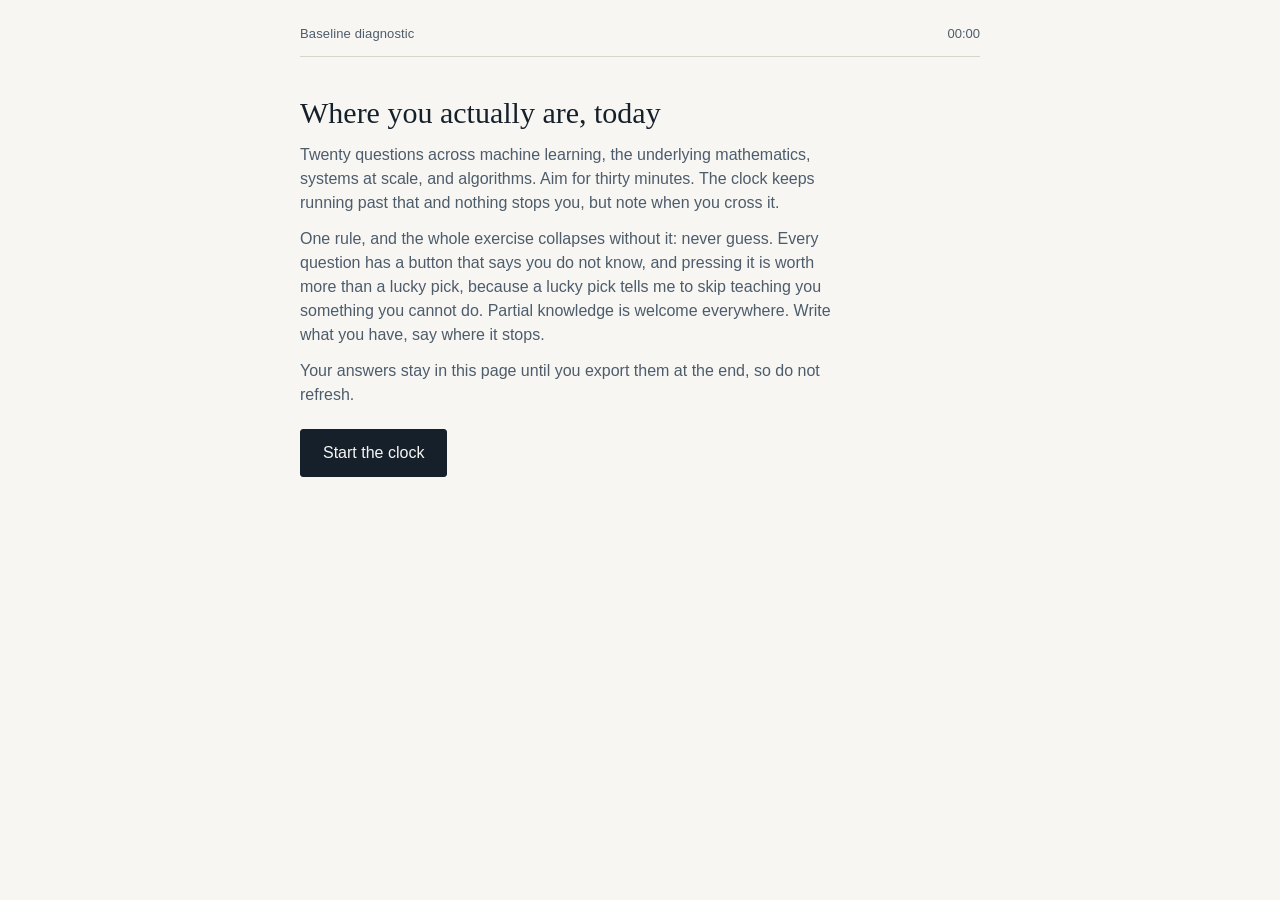
<file: diagnostics/baseline-diagnostic.html>
<!DOCTYPE html>
<html lang="en">
<head>
<meta charset="utf-8">
<meta name="viewport" content="width=device-width, initial-scale=1">
<title>Baseline diagnostic</title>
<style>
  :root {
    --ink: #16202b;
    --ink-soft: #4d5c6b;
    --paper: #f7f6f3;
    --rule: #d8d4cc;
    --signal: #2f6f6b;
    --unknown: #8a7a58;
    --white: #ffffff;
  }
  * { box-sizing: border-box; }
  html, body { margin: 0; padding: 0; }
  body {
    background: var(--paper);
    color: var(--ink);
    font-family: "Inter", "Helvetica Neue", Arial, system-ui, sans-serif;
    font-size: 16px;
    line-height: 1.5;
    -webkit-font-smoothing: antialiased;
  }
  .shell { max-width: 720px; margin: 0 auto; padding: 24px 20px 80px; }

  .bar {
    display: flex; align-items: baseline; justify-content: space-between;
    gap: 16px; padding-bottom: 12px; border-bottom: 1px solid var(--rule);
    position: sticky; top: 0; background: var(--paper); z-index: 5;
  }
  .bar .where { font-size: 13px; color: var(--ink-soft); letter-spacing: 0.01em; }
  .bar .clock { font-variant-numeric: tabular-nums; font-size: 13px; color: var(--ink-soft); }
  .bar .clock.over { color: #9a4a32; }

  .rail { display: flex; gap: 3px; margin-top: 10px; }
  .rail span { height: 3px; flex: 1; background: var(--rule); border-radius: 2px; }
  .rail span.done { background: var(--signal); }
  .rail span.here { background: var(--ink); }

  h1 { font-family: Georgia, "Iowan Old Style", serif; font-size: 30px; line-height: 1.2; font-weight: 400; margin: 28px 0 10px; }
  .lede { color: var(--ink-soft); max-width: 60ch; }
  .lede p { margin: 12px 0; }

  .prompt {
    font-family: Georgia, "Iowan Old Style", serif;
    font-size: 21px; line-height: 1.45; margin: 32px 0 6px; max-width: 62ch;
  }
  .aside { color: var(--ink-soft); font-size: 13px; margin-bottom: 20px; }

  .opts { display: flex; flex-direction: column; gap: 8px; margin: 0 0 4px; }
  .opt {
    display: flex; gap: 12px; align-items: flex-start; width: 100%; text-align: left;
    background: var(--white); border: 1px solid var(--rule); border-radius: 3px;
    padding: 13px 15px; font: inherit; color: inherit; cursor: pointer;
  }
  .opt:hover { border-color: var(--ink-soft); }
  .opt.picked { border-color: var(--signal); box-shadow: inset 3px 0 0 var(--signal); }
  .opt .key { color: var(--ink-soft); font-size: 13px; padding-top: 2px; min-width: 14px; }
  .opt.dunno { border-style: dashed; }
  .opt.dunno.picked { border-color: var(--unknown); box-shadow: inset 3px 0 0 var(--unknown); }

  textarea {
    width: 100%; min-height: 150px; resize: vertical;
    background: var(--white); border: 1px solid var(--rule); border-radius: 3px;
    padding: 13px 15px; font: inherit; color: inherit; line-height: 1.55;
  }
  textarea.code { font-family: "SF Mono", Menlo, Consolas, monospace; font-size: 14px; min-height: 220px; }
  textarea:focus, .opt:focus-visible, button:focus-visible { outline: 2px solid var(--signal); outline-offset: 2px; }
  textarea.muted { opacity: 0.45; }

  .nav { display: flex; align-items: center; gap: 12px; margin-top: 22px; }
  button.go {
    background: var(--ink); color: var(--paper); border: 1px solid var(--ink);
    border-radius: 3px; padding: 11px 22px; font: inherit; cursor: pointer;
  }
  button.go:hover { background: #0c1620; }
  button.ghost { background: none; border: 1px solid var(--rule); color: var(--ink-soft); border-radius: 3px; padding: 11px 16px; font: inherit; cursor: pointer; }
  button.ghost:hover { border-color: var(--ink-soft); }
  button.ghost.on { border-color: var(--unknown); color: var(--unknown); background: #f3efe4; }
  .hidden { display: none; }

  .out { width: 100%; min-height: 260px; font-family: "SF Mono", Menlo, Consolas, monospace; font-size: 12px; }
  .tally { border-top: 1px solid var(--rule); margin-top: 24px; padding-top: 16px; }
  .tally div { display: flex; justify-content: space-between; padding: 6px 0; border-bottom: 1px solid var(--rule); font-size: 14px; }
  .tally div span:last-child { font-variant-numeric: tabular-nums; color: var(--ink-soft); }
  .note { font-size: 13px; color: var(--ink-soft); margin-top: 10px; }
  @media (prefers-reduced-motion: reduce) { * { transition: none !important; } }
</style>
</head>
<body>
<div class="shell">
  <div class="bar">
    <div class="where" id="where">Baseline diagnostic</div>
    <div class="clock" id="clock">00:00</div>
  </div>
  <div class="rail" id="rail"></div>
  <div id="stage"></div>
</div>

<script>
(function () {
  "use strict";

  var BANK = [
    { s: "Machine learning", t: "text", q: "Training loss keeps falling. Validation loss starts rising at epoch 3. Name what is happening, then two things you would change and why each one works.", a: "Three or four sentences is plenty." },
    { s: "Machine learning", t: "mcq", q: "Why does batch normalisation help a network train?", o: ["It removes internal covariate shift, and that is the whole story", "It smooths the loss surface so larger learning rates stay stable", "It regularises, because batch statistics inject noise", "Both the smoother surface and the noise effect"] },
    { s: "Machine learning", t: "text", q: "What is an embedding at the level of weights? Not 'a vector representation of meaning' — where do those numbers physically come from, and what makes them end up meaningful?", a: "Answer the mechanism, not the metaphor." },
    { s: "Machine learning", t: "text", q: "In attention, what are Q, K and V, and why is the dot product divided by the square root of d_k?", a: "The second half matters more than the first." },
    { s: "Machine learning", t: "mcq", q: "Why is cross-entropy preferred over squared error for classification?", o: ["It is convention, the difference is cosmetic", "Its gradient does not collapse when the output saturates", "Squared error cannot express more than two classes", "It is cheaper to compute at scale"] },

    { s: "Mathematics", t: "mcq", q: "A is 4x3. B is 3x5. What shape is the transpose of AB?", o: ["4 x 5", "5 x 4", "3 x 3", "5 x 3"] },
    { s: "Mathematics", t: "text", q: "Write the derivative of the sigmoid in terms of the sigmoid itself, and show the one line that gets you there.", a: "If you recall the result but not the derivation, say exactly that." },
    { s: "Mathematics", t: "mcq", q: "Geometrically, what is an eigenvector of a matrix?", o: ["A vector the matrix scales without rotating", "The direction of steepest descent of the matrix", "Any vector the matrix maps to zero", "The column of the matrix with the largest norm"] },
    { s: "Mathematics", t: "text", q: "Disease prevalence is 0.1 percent. A test catches 99 percent of true cases and wrongly flags 5 percent of healthy people. A patient tests positive. Roughly what is the chance they are actually ill? Show your setup even if the arithmetic defeats you.", a: "The setup is what is being tested here, not the decimal." },
    { s: "Mathematics", t: "mcq", q: "In plain gradient descent, the learning rate is multiplied by what?", o: ["The loss value", "The gradient of the loss with respect to the parameters", "The parameters themselves", "The second derivative of the loss"] },
    { s: "Mathematics", t: "text", q: "Why does the chain rule make backpropagation possible at all? Explain it in two sentences to a strong engineer who has never trained a model.", a: "Compression is the skill being measured." },

    { s: "Systems at scale", t: "text", q: "Your eval harness replays five thousand scenarios a day. Tomorrow it has to replay a hundred million. Name the first three things that break, in the order they break.", a: "Order matters more than completeness. Take your time on this one." },
    { s: "Systems at scale", t: "mcq", q: "You add a read replica to a Postgres primary. Which problem does this not solve?", o: ["Read throughput", "Write throughput", "Read latency for users in a distant region", "Analytics queries hammering the primary"] },
    { s: "Systems at scale", t: "text", q: "What is backpressure, and what actually happens to a queue-based system that has none?", a: "Describe the failure, not the definition." },
    { s: "Systems at scale", t: "mcq", q: "An idempotency key on a payment endpoint mainly protects against what?", o: ["Injection attacks", "A retried request charging the customer twice", "Slow database writes", "A stale cache serving old balances"] },
    { s: "Systems at scale", t: "text", q: "Your memory system runs a vector search on every user turn. At a hundred million turns a day, where would you put a cache and what would you key it on? Say what you would give up by doing it.", a: "The tradeoff is the answer." },

    { s: "Algorithms", t: "mcq", q: "A sorted array, and you need to know whether two entries sum to a target. Which approach fits best?", o: ["Check every pair", "Store seen values in a hash set", "Walk two pointers inward from both ends", "Binary search for each complement"] },
    { s: "Algorithms", t: "text", q: "When you see n log n, what does it usually tell you about the shape of the algorithm? Name the two structures that most often produce it.", a: "Two sentences." },
    { s: "Algorithms", t: "code", q: "Return the first character in a string that never repeats. Any language. If the code will not come, write the approach in words and say what you would need to look up.", a: "Words beat a blank box." },
    { s: "Algorithms", t: "code", q: "Return the maximum depth of a binary tree. Write it, or name the traversal you would use and say why that one.", a: "Same rule: words beat a blank box." }
  ];

  var UNKNOWN = "I do not know this one";
  var LETTERS = "abcdefgh";
  var answers = BANK.map(function () { return { pick: null, text: "", dunno: false, ms: 0 }; });
  var idx = 0;
  var startedAt = null;
  var enteredAt = null;
  var finished = false;
  var stage = document.getElementById("stage");
  var rail = document.getElementById("rail");
  var clock = document.getElementById("clock");
  var where = document.getElementById("where");

  function pad(n) { return (n < 10 ? "0" : "") + n; }

  function fmt(ms) {
    var total = Math.floor(ms / 1000);
    return pad(Math.floor(total / 60)) + ":" + pad(total % 60);
  }

  function tick() {
    try {
      if (!startedAt || finished) { return; }
      var elapsed = Date.now() - startedAt;
      clock.textContent = fmt(elapsed);
      clock.className = elapsed > 30 * 60 * 1000 ? "clock over" : "clock";
    } catch (err) {
      console.error("Clock update failed", err);
    }
  }
  setInterval(tick, 1000);

  function buildRail() {
    try {
      rail.innerHTML = "";
      BANK.forEach(function (_, i) {
        var s = document.createElement("span");
        s.className = i < idx ? "done" : (i === idx ? "here" : "");
        rail.appendChild(s);
      });
    } catch (err) {
      console.error("Progress rail failed", err);
    }
  }

  function bank(i) { return BANK[i]; }

  function stamp() {
    if (enteredAt === null) { return; }
    answers[idx].ms += Date.now() - enteredAt;
    enteredAt = null;
  }

  function intro() {
    stage.innerHTML = "";
    rail.innerHTML = "";
    where.textContent = "Baseline diagnostic";
    clock.textContent = "00:00";

    var h = document.createElement("h1");
    h.textContent = "Where you actually are, today";
    var lede = document.createElement("div");
    lede.className = "lede";
    lede.innerHTML =
      "<p>Twenty questions across machine learning, the underlying mathematics, systems at scale, and algorithms. Aim for thirty minutes. The clock keeps running past that and nothing stops you, but note when you cross it.</p>" +
      "<p>One rule, and the whole exercise collapses without it: never guess. Every question has a button that says you do not know, and pressing it is worth more than a lucky pick, because a lucky pick tells me to skip teaching you something you cannot do. Partial knowledge is welcome everywhere. Write what you have, say where it stops.</p>" +
      "<p>Your answers stay in this page until you export them at the end, so do not refresh.</p>";

    var nav = document.createElement("div");
    nav.className = "nav";
    var go = document.createElement("button");
    go.className = "go";
    go.textContent = "Start the clock";
    go.addEventListener("click", function () {
      startedAt = Date.now();
      render();
    });
    nav.appendChild(go);

    stage.appendChild(h);
    stage.appendChild(lede);
    stage.appendChild(nav);
  }

  function render() {
    try {
      if (idx >= BANK.length) { return finish(); }
      var q = bank(idx);
      var a = answers[idx];
      enteredAt = Date.now();
      where.textContent = q.s + "  \u2014  " + (idx + 1) + " of " + BANK.length;
      buildRail();
      stage.innerHTML = "";

      var p = document.createElement("div");
      p.className = "prompt";
      p.textContent = q.q;
      stage.appendChild(p);

      if (q.a) {
        var aside = document.createElement("div");
        aside.className = "aside";
        aside.textContent = q.a;
        stage.appendChild(aside);
      }

      var box = null;

      if (q.t === "mcq") {
        var wrap = document.createElement("div");
        wrap.className = "opts";
        var choices = q.o.concat([UNKNOWN]);
        choices.forEach(function (text, i) {
          var b = document.createElement("button");
          var isUnknown = text === UNKNOWN;
          b.className = "opt" + (isUnknown ? " dunno" : "") + (a.pick === i ? " picked" : "");
          var key = document.createElement("span");
          key.className = "key";
          key.textContent = isUnknown ? "\u2014" : LETTERS[i] + ".";
          var label = document.createElement("span");
          label.textContent = text;
          b.appendChild(key);
          b.appendChild(label);
          b.addEventListener("click", function () {
            a.pick = i;
            a.dunno = isUnknown;
            render();
          });
          wrap.appendChild(b);
        });
        stage.appendChild(wrap);
      } else {
        box = document.createElement("textarea");
        box.className = q.t === "code" ? "code" : "";
        box.value = a.text;
        box.placeholder = q.t === "code" ? "Code, pseudocode, or the approach in plain words." : "What you know, and where it runs out.";
        if (a.dunno) { box.classList.add("muted"); box.disabled = true; }
        box.addEventListener("input", function () { a.text = box.value; });
        stage.appendChild(box);
      }

      var nav = document.createElement("div");
      nav.className = "nav";

      var next = document.createElement("button");
      next.className = "go";
      next.textContent = idx === BANK.length - 1 ? "Finish" : "Next";
      next.addEventListener("click", function () {
        stamp();
        idx += 1;
        idx >= BANK.length ? finish() : render();
      });
      nav.appendChild(next);

      if (q.t !== "mcq") {
        var skip = document.createElement("button");
        skip.className = "ghost" + (a.dunno ? " on" : "");
        skip.textContent = a.dunno ? "Marked as unknown" : "I do not know this one";
        skip.addEventListener("click", function () {
          a.dunno = !a.dunno;
          render();
        });
        nav.appendChild(skip);
      }

      if (idx > 0) {
        var back = document.createElement("button");
        back.className = "ghost";
        back.textContent = "Back";
        back.addEventListener("click", function () {
          stamp();
          idx -= 1;
          render();
        });
        nav.appendChild(back);
      }

      stage.appendChild(nav);
      if (box && !a.dunno) { box.focus(); }
    } catch (err) {
      console.error("Could not render question", err);
      stage.innerHTML = "<p class='lede'>Something went wrong drawing this question. Your earlier answers are intact. Reload only as a last resort.</p>";
    }
  }

  function payload() {
    var total = startedAt ? Date.now() - startedAt : 0;
    return {
      takenAt: new Date().toISOString(),
      totalSeconds: Math.round(total / 1000),
      responses: BANK.map(function (q, i) {
        var a = answers[i];
        var given;
        if (a.dunno) {
          given = "UNKNOWN";
        } else if (q.t === "mcq") {
          given = a.pick === null ? "BLANK" : q.o[a.pick];
        } else {
          given = a.text.trim() === "" ? "BLANK" : a.text.trim();
        }
        return { n: i + 1, area: q.s, type: q.t, question: q.q, answer: given, seconds: Math.round(a.ms / 1000) };
      })
    };
  }

  function finish() {
    try {
      stamp();
      finished = true;
      var data = payload();
      var text = JSON.stringify(data, null, 2);

      stage.innerHTML = "";
      rail.innerHTML = "";
      where.textContent = "Done";

      var h = document.createElement("h1");
      h.textContent = "That is your starting line";
      var lede = document.createElement("div");
      lede.className = "lede";
      lede.innerHTML = "<p>Copy the block below and paste it back into the chat. Every unknown you marked honestly is a week of the plan pointed somewhere useful.</p>";
      stage.appendChild(h);
      stage.appendChild(lede);

      var tally = document.createElement("div");
      tally.className = "tally";
      var areas = {};
      data.responses.forEach(function (r) {
        if (!areas[r.area]) { areas[r.area] = { n: 0, unknown: 0, blank: 0, secs: 0 }; }
        areas[r.area].n += 1;
        areas[r.area].secs += r.seconds;
        if (r.answer === "UNKNOWN") { areas[r.area].unknown += 1; }
        if (r.answer === "BLANK") { areas[r.area].blank += 1; }
      });
      Object.keys(areas).forEach(function (k) {
        var row = document.createElement("div");
        var left = document.createElement("span");
        left.textContent = k;
        var right = document.createElement("span");
        var a = areas[k];
        right.textContent = (a.n - a.unknown - a.blank) + " of " + a.n + " attempted, " + fmt(a.secs * 1000);
        row.appendChild(left);
        row.appendChild(right);
        tally.appendChild(row);
      });
      var totalRow = document.createElement("div");
      var tl = document.createElement("span");
      tl.textContent = "Total time";
      var tr = document.createElement("span");
      tr.textContent = fmt(data.totalSeconds * 1000);
      totalRow.appendChild(tl);
      totalRow.appendChild(tr);
      tally.appendChild(totalRow);
      stage.appendChild(tally);

      var out = document.createElement("textarea");
      out.className = "out";
      out.value = text;
      out.readOnly = true;
      out.style.marginTop = "20px";
      stage.appendChild(out);

      var nav = document.createElement("div");
      nav.className = "nav";

      var copy = document.createElement("button");
      copy.className = "go";
      copy.textContent = "Copy results";
      copy.addEventListener("click", function () {
        function fallback() {
          try {
            out.removeAttribute("readonly");
            out.select();
            document.execCommand("copy");
            out.setAttribute("readonly", "true");
            copy.textContent = "Copied";
          } catch (err2) {
            console.error("Copy failed", err2);
            copy.textContent = "Copy failed, select the text manually";
          }
        }
        try {
          if (navigator.clipboard && navigator.clipboard.writeText) {
            navigator.clipboard.writeText(text).then(function () {
              copy.textContent = "Copied";
            })["catch"](function (err) {
              console.error("Clipboard write rejected", err);
              fallback();
            });
          } else {
            fallback();
          }
        } catch (err) {
          console.error("Copy failed", err);
          fallback();
        }
      });
      nav.appendChild(copy);

      var save = document.createElement("button");
      save.className = "ghost";
      save.textContent = "Download as file";
      save.addEventListener("click", function () {
        try {
          var blob = new Blob([text], { type: "application/json" });
          var url = URL.createObjectURL(blob);
          var link = document.createElement("a");
          link.href = url;
          link.download = "baseline-diagnostic.json";
          document.body.appendChild(link);
          link.click();
          document.body.removeChild(link);
          setTimeout(function () { URL.revokeObjectURL(url); }, 1000);
        } catch (err) {
          console.error("Download failed", err);
          save.textContent = "Download blocked, copy instead";
        }
      });
      nav.appendChild(save);

      stage.appendChild(nav);

      var note = document.createElement("p");
      note.className = "note";
      note.textContent = "Nothing here is sent anywhere. It lives in this tab until you copy it out.";
      stage.appendChild(note);
    } catch (err) {
      console.error("Could not assemble results", err);
      stage.innerHTML = "<p class='lede'>The summary failed to build. Open the browser console, run copy(window.__diag()), and paste that instead.</p>";
    }
  }

  window.__diag = payload;

  window.addEventListener("beforeunload", function (e) {
    if (startedAt && !finished) {
      e.preventDefault();
      e.returnValue = "";
    }
  });

  intro();
})();
</script>
</body>
</html>
</file>
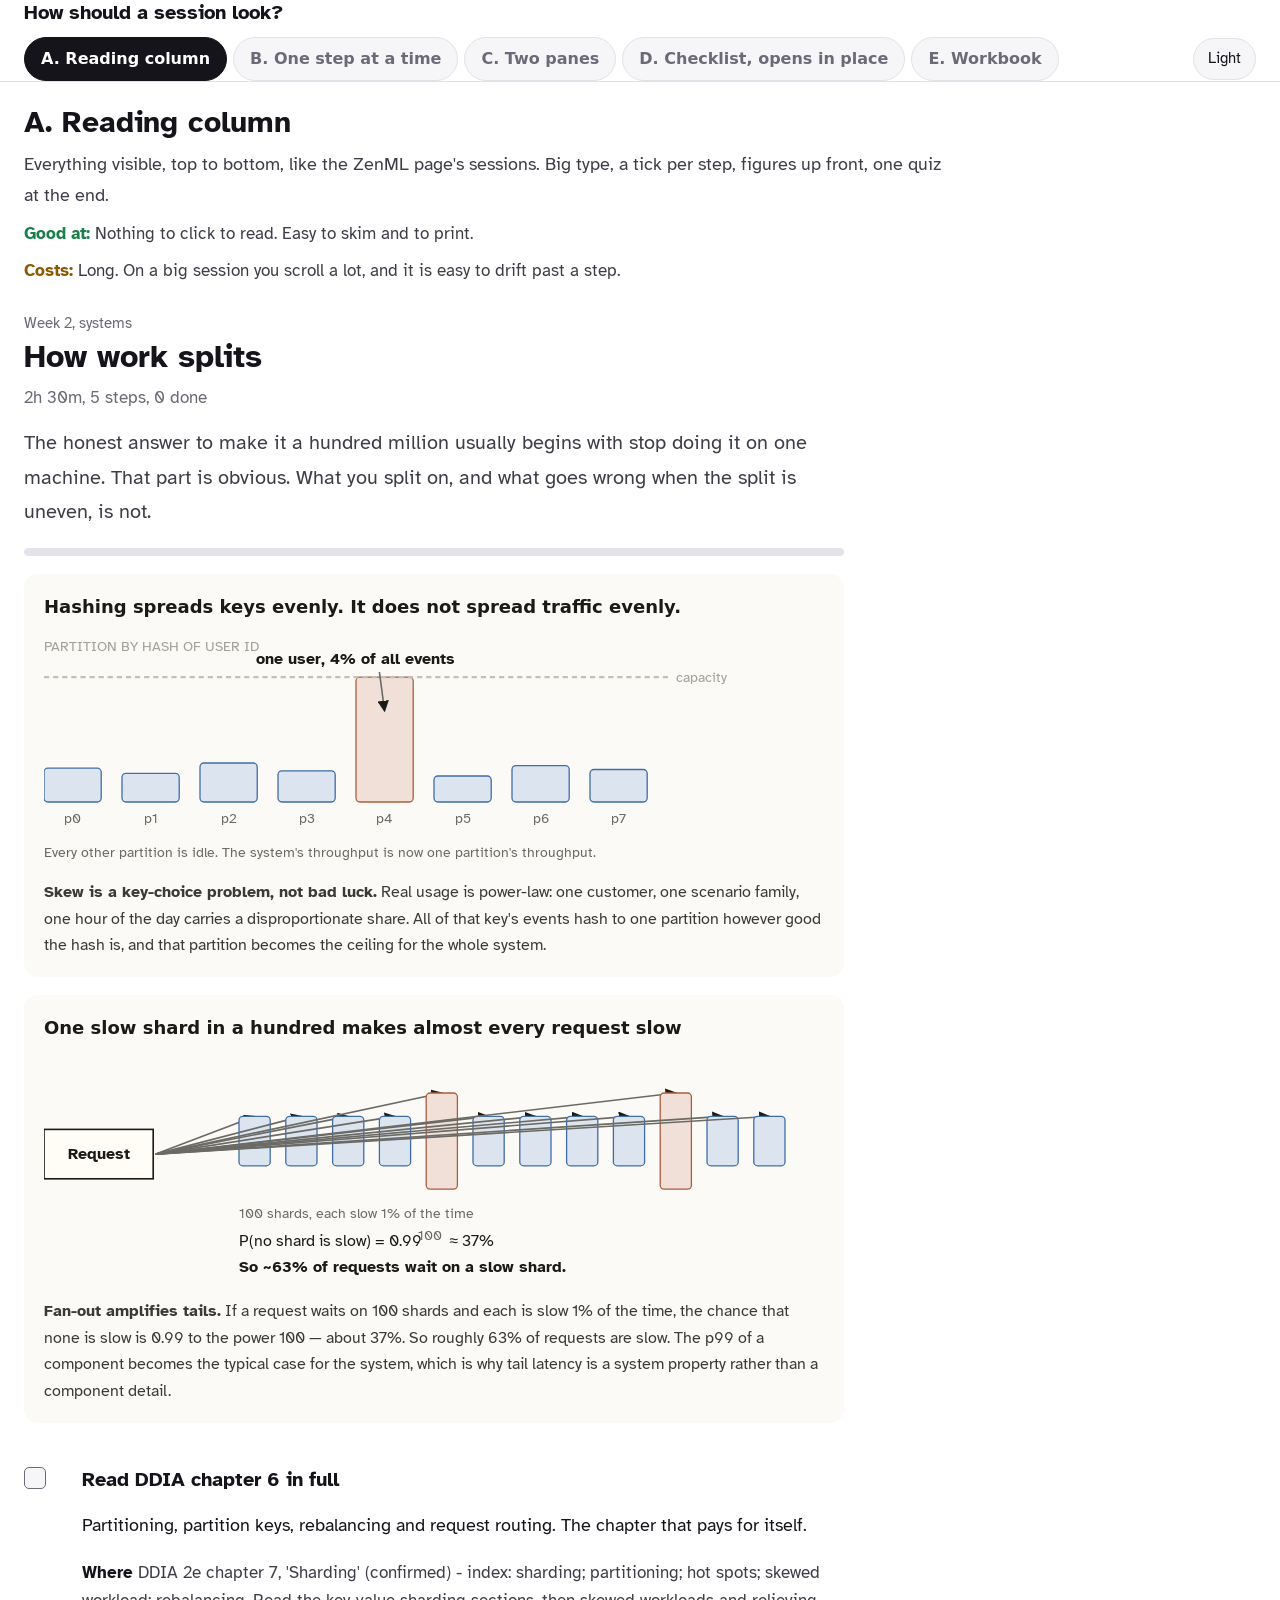
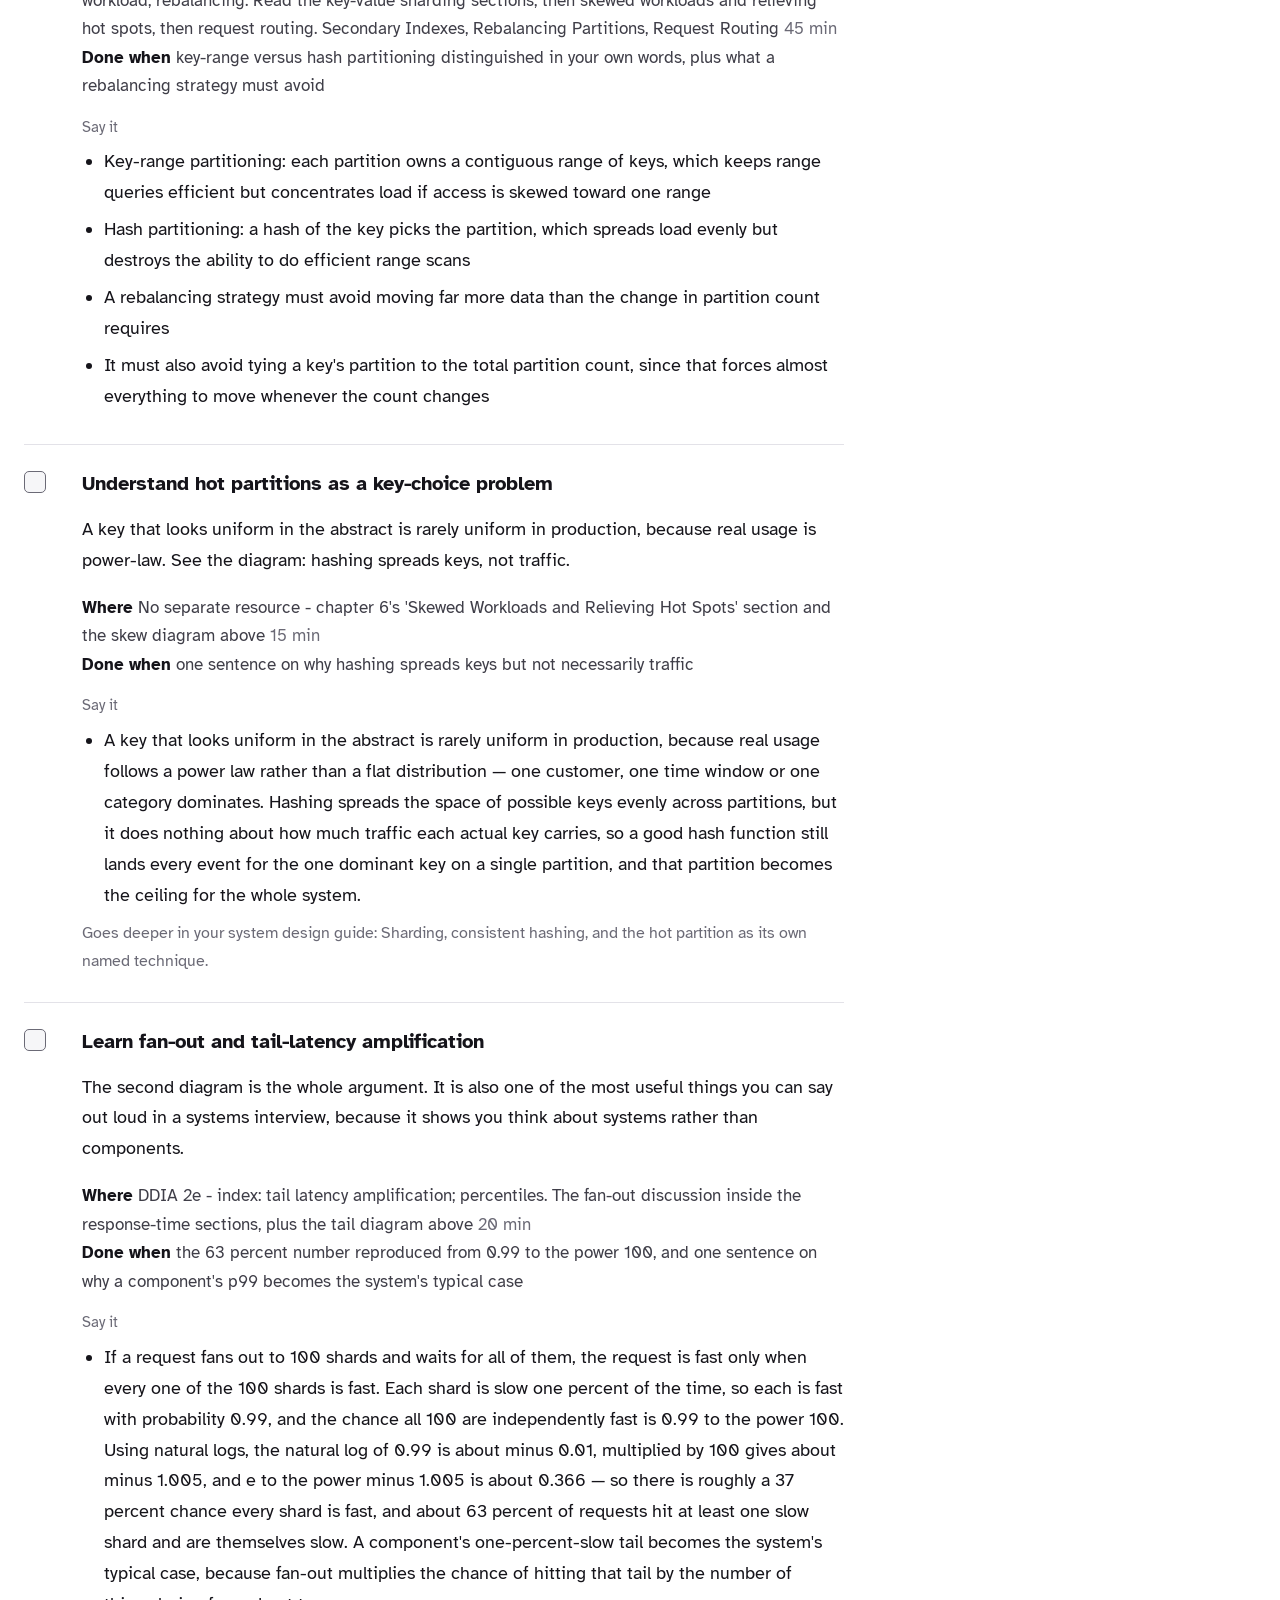
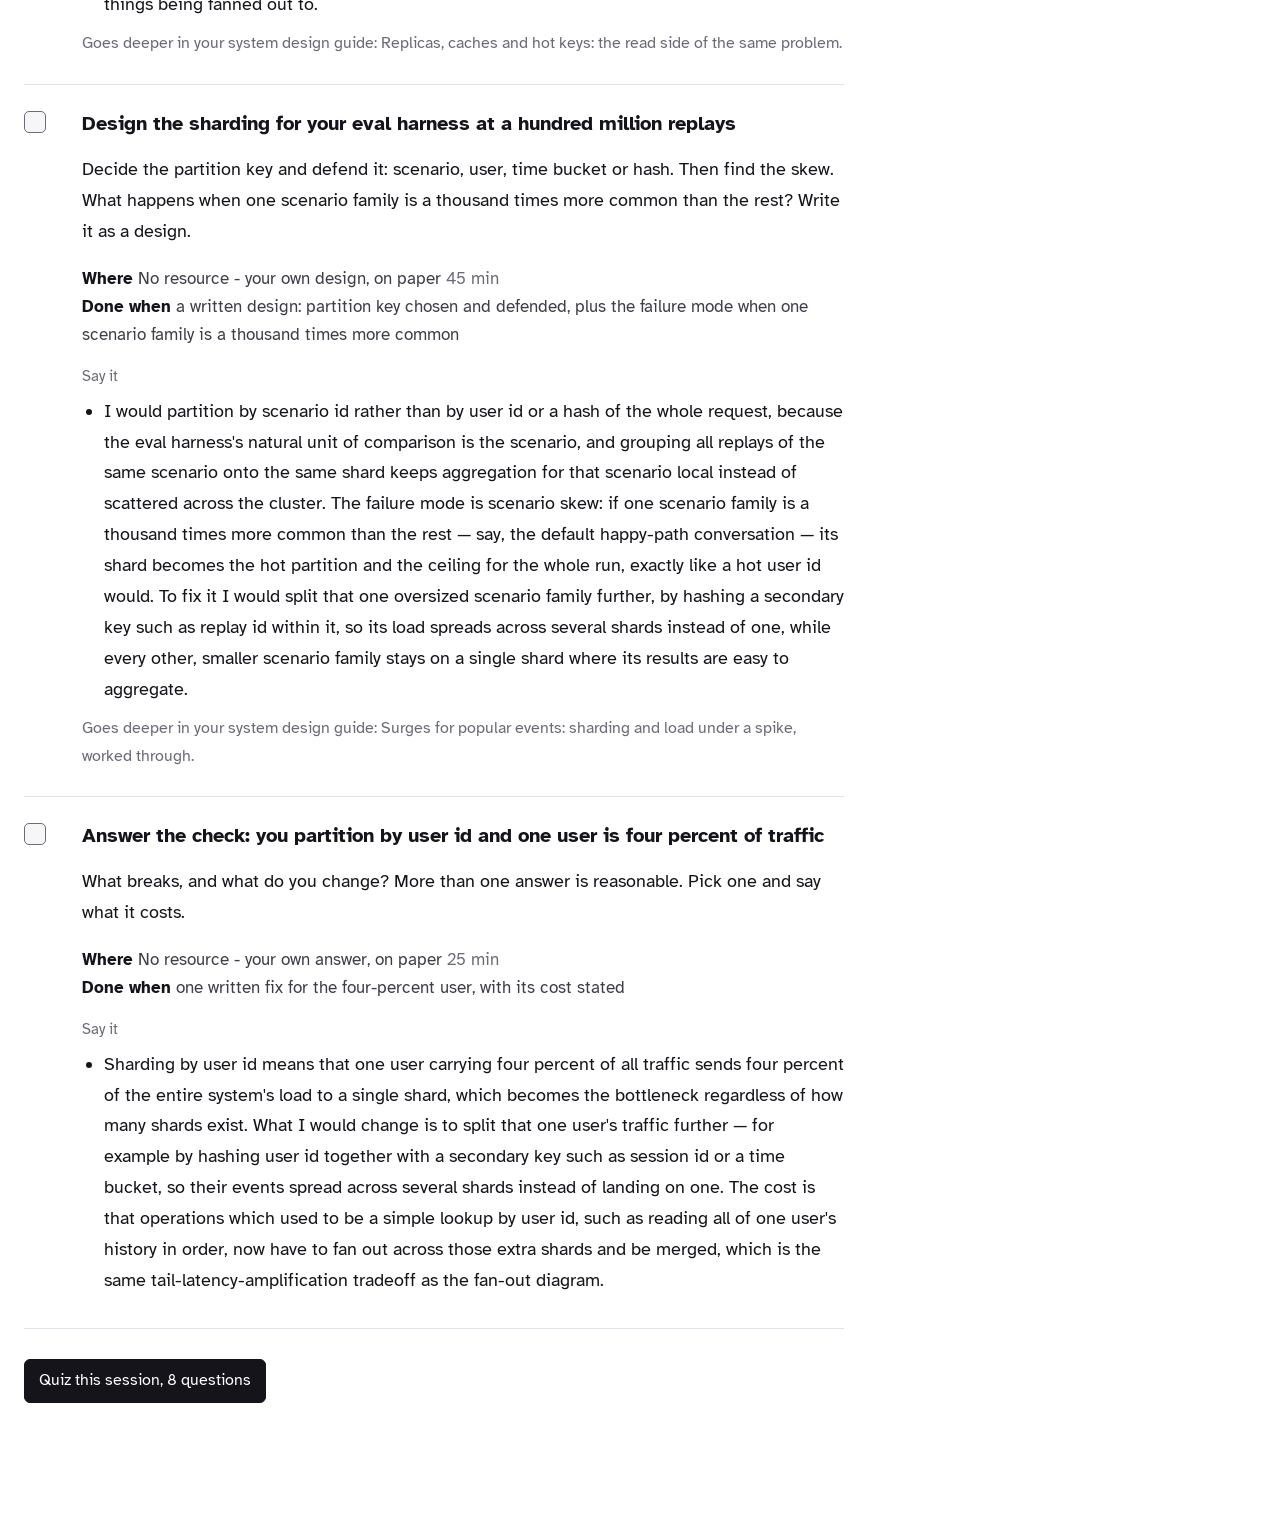
<file: variants/sessions.html>
<!DOCTYPE html>
<html lang="en">
<head>
<meta charset="utf-8">
<meta name="viewport" content="width=device-width, initial-scale=1">
<title>Session layouts</title>
<link rel="icon" type="image/svg+xml" href="../brand/accelerate.svg">
<link rel="stylesheet" href="../fonts/fonts.css">
<!-- Five ways to lay out one tracker session, on real content (week 2, How work splits).
     Generated by variants/build.py. Nothing here reads or writes progress. -->
<style>
:root, [data-theme="light"] {
  --paper: #FFFFFF; --card: #F6F6F8; --ink: #15141A; --ink2: #3F3E48; --muted: #6B6A76; --line: #E3E2E8;
  --spark: #15141A; --spark-soft: transparent; --deep: #0A5BD3; --deep-soft: #F1F4FA; --ok: #1A7F4B; --ok-soft: #EEF7F1;
  --num: inherit; --warn: #8A5A00; --warn-soft: transparent;
}
[data-theme="dark"] {
  --paper: #1C1B22; --card: #23222A; --ink: #EDEDF2; --ink2: #C9C8D3; --muted: #9C9BA8; --line: #33323C;
  --spark: #EDEDF2; --spark-soft: transparent; --deep: #7AB2FF; --deep-soft: #25242D; --ok: #5BC98E; --ok-soft: #1F2A24;
  --num: inherit; --warn: #E3B341; --warn-soft: transparent;
}
:root { --body: "Atkinson Hyperlegible", "Segoe UI", system-ui, sans-serif; --display: Bahnschrift, "Segoe UI", system-ui, sans-serif; --mono: "JetBrains Mono", Consolas, monospace; }
* { box-sizing: border-box; }
body { margin: 0; background: var(--paper); color: var(--ink); font: 18px/1.72 var(--body); }
button { font: inherit; cursor: pointer; }
a { color: var(--deep); }
:focus-visible { outline: 3px solid var(--deep); outline-offset: 2px; border-radius: 4px; }
h1, h2, h3, h4 { font-family: var(--body); font-weight: 700; margin: 0; line-height: 1.25; }
code { font-family: var(--mono); font-size: .85em; background: var(--deep-soft); padding: 1px 6px; border-radius: 4px; }
.num { color: inherit; font-weight: inherit; }

/* chooser */
.top { position: sticky; top: 0; z-index: 20; background: var(--paper); border-bottom: 1px solid var(--line); }
.top-in { max-width: 1280px; margin: 0 auto; padding: 0 24px; display: flex; align-items: center; gap: 12px; min-height: 64px; flex-wrap: wrap; }
.top h1 { font-size: 20px; margin-right: 12px; }
.vtabs { display: flex; gap: 6px; flex-wrap: wrap; }
.vtabs button { border: 1px solid var(--line); background: var(--card); color: var(--muted); border-radius: 999px; padding: 7px 16px; font-family: var(--display); font-weight: 700; font-size: 16px; }
.vtabs button[aria-pressed="true"] { background: var(--ink); color: var(--paper); border-color: var(--ink); }
.grow { flex: 1; }
.theme { border: 1px solid var(--line); background: var(--card); color: var(--ink); border-radius: 999px; padding: 7px 14px; font-size: 15px; }
.about { max-width: 1280px; margin: 0 auto; padding: 22px 24px 0; }
.about h2 { font-size: 30px; }
.about p { margin: 8px 0 0; color: var(--ink2); max-width: 78ch; }
.about .pro, .about .con { font-size: 17px; }
.about .pro b { color: var(--ok); } .about .con b { color: var(--warn); }
#stage { max-width: 1280px; margin: 0 auto; padding: 26px 24px 120px; }

/* shared pieces */
.btn { border: 1px solid var(--line); background: transparent; color: var(--ink); border-radius: 6px; padding: 7px 14px; font-size: 16px; }
.btn:hover { border-color: var(--deep); color: var(--deep); }
.btn.primary { background: var(--ink); color: var(--paper); border-color: var(--ink); }
.tick { width: 22px; height: 22px; border-radius: 5px; border: 1.5px solid var(--muted); background: var(--card); color: #fff; display: grid; place-items: center; flex: none; }
.tick.on { background: var(--ok); border-color: var(--ok); }
.lab { font-size: 15px; color: var(--muted); margin: 14px 0 4px; }
ul.say { margin: 0; padding-left: 22px; }
ul.say li { margin: 6px 0; }
.dowhere { margin: 12px 0 0; font-size: 16.5px; color: var(--ink2); }
.dowhere b { color: var(--ink); }
.dowhere .m { color: var(--muted); }
.pointer { font-size: 16px; color: var(--muted); margin-top: 10px; }
.fig { --f-ink: #1a1a19; --live: #fffdf5; --dim: #6b6a65; --faint: #a2a09a; --line: #c3c0b7;
  --sys: #3f6ea8; --math: #3f7a55; --alaap: #a85f3f; --req: #8a6f2f; --iv: #7a3b5c;
  --sys-p: #dbe4ef; --math-p: #dde9e1; --alaap-p: #f0e0d8; --req-p: #ece4cf; --iv-p: #efdfe7;
  --sans: "Atkinson Hyperlegible", "Segoe UI", sans-serif;
  background: #fbfaf6; color: #1a1a19; border-radius: 14px; padding: 18px 20px; margin: 18px 0; }
.fig .ft { font-family: var(--display); font-weight: 700; font-size: 18px; margin-bottom: 10px; }
.fig svg { width: 100%; height: auto; display: block; }
.fig .fc { font-size: 15.5px; color: #3a3a37; margin-top: 10px; }
.fig .d-fill-sys { fill: var(--sys-p); } .fig .d-str-sys { stroke: var(--sys); }
.fig .d-fill-math { fill: var(--math-p); } .fig .d-str-math { stroke: var(--math); }
.fig .d-fill-alaap { fill: var(--alaap-p); } .fig .d-str-alaap { stroke: var(--alaap); }
.fig .d-fill-req { fill: var(--req-p); } .fig .d-str-req { stroke: var(--req); }
.fig .d-fill-iv { fill: var(--iv-p); } .fig .d-str-iv { stroke: var(--iv); }
.fig .d-fill-now { fill: var(--live); } .fig .d-str-now { stroke: var(--f-ink); }
.fig .d-fill-flat { fill: none; } .fig .d-str-flat { stroke: var(--line); }
.fig .d-line { stroke: var(--dim); fill: none; }
.fig .d-t { fill: var(--f-ink); font-family: var(--sans); font-size: 12px; }
.fig .d-t-s { fill: var(--dim); font-family: var(--sans); font-size: 11px; }
.fig .d-t-b { fill: var(--f-ink); font-family: var(--sans); font-size: 12px; font-weight: 700; }
.fig .d-t-x { fill: var(--faint); font-family: var(--sans); font-size: 10.5px; }
.shead .kicker { color: var(--muted); font-size: 15px; }
.shead h2 { font-size: 32px; }
.shead .meta { color: var(--muted); font-size: 17px; margin-top: 6px; }
.shead .intro { color: var(--ink2); font-size: 20px; margin: 14px 0 0; max-width: 70ch; }
.progress { height: 8px; border-radius: 4px; background: var(--line); overflow: hidden; margin: 18px 0; }
.progress i { display: block; height: 100%; background: var(--ok); }
.end { display: flex; gap: 12px; flex-wrap: wrap; margin-top: 30px; }

/* A: reading column */
.va { max-width: 820px; }
.va .step { display: grid; grid-template-columns: 44px minmax(0, 1fr); gap: 14px; padding: 26px 0; border-bottom: 1px solid var(--line); }
.va h3 { font-size: 20px; margin-bottom: 8px; }

/* B: one step at a time */
.vb { max-width: 860px; margin: 0 auto; }
.vb .card { background: var(--card); border-radius: 18px; padding: 34px 40px; min-height: 420px; }
.vb .card h3 { font-size: 24px; margin: 6px 0 14px; }
.vb .count { font-family: var(--display); color: var(--muted); font-weight: 700; }
.vb .nav { display: flex; justify-content: space-between; align-items: center; margin-top: 20px; gap: 12px; }
.vb .dots { display: flex; gap: 6px; }
.vb .dots i { width: 26px; height: 6px; border-radius: 3px; background: var(--line); cursor: pointer; }
.vb .dots i.on { background: var(--spark); } .vb .dots i.done { background: var(--ok); }

/* C: two panes */
.vc { display: grid; grid-template-columns: 330px minmax(0, 1fr); gap: 0; background: var(--card); border-radius: 18px; overflow: hidden; min-height: 620px; }
.vc .list { border-right: 1px solid var(--line); padding: 14px; background: var(--paper); }
.vc .li { display: flex; gap: 12px; align-items: flex-start; width: 100%; text-align: left; background: none; border: 0; color: var(--ink); padding: 12px; border-radius: 10px; font-size: 17px; line-height: 1.4; }
.vc .li.on { background: var(--card); box-shadow: inset 4px 0 0 var(--spark); font-weight: 700; }
.vc .li .n { font-family: var(--display); color: var(--muted); min-width: 22px; }
.vc .li.done .n { color: var(--ok); }
.vc .pane { padding: 30px 40px; overflow-y: auto; max-height: 78vh; }
.vc .pane h3 { font-size: 22px; margin-bottom: 12px; }

/* D: checklist that opens in place */
.vd { max-width: 900px; }
.vd .row { background: var(--card); border-radius: 14px; margin-bottom: 10px; overflow: hidden; }
.vd .rh { display: grid; grid-template-columns: 34px minmax(0, 1fr) auto; gap: 14px; align-items: center; width: 100%; text-align: left; background: none; border: 0; color: var(--ink); padding: 18px 22px; }
.vd .rh .t { font-weight: 700; font-size: 18px; }
.vd .rh .g { display: block; font-family: var(--body); font-weight: 400; font-size: 16px; color: var(--muted); margin-top: 2px; }
.vd .rh .chev { font-family: var(--display); color: var(--muted); font-size: 22px; }
.vd .rb { padding: 0 22px 22px 70px; }

/* E: workbook */
.ve { max-width: 900px; }
.ve .step { background: var(--card); border-radius: 16px; padding: 26px 30px; margin-bottom: 18px; }
.ve .phase { display: grid; grid-template-columns: 110px minmax(0, 1fr); gap: 16px; padding: 14px 0; border-top: 1px solid var(--line); }
.ve .phase:first-of-type { border-top: 0; }
.ve .pn { font-family: var(--display); font-weight: 700; color: var(--spark); }
.ve textarea { width: 100%; min-height: 110px; font: inherit; font-size: 18px; padding: 12px 14px; border-radius: 10px; border: 1px solid var(--line); background: var(--paper); color: var(--ink); }
.ve .model { margin-top: 12px; padding: 14px 18px; border-radius: 10px; background: var(--ok-soft); }
.ve .model b { font-family: var(--display); color: var(--ok); }

/* quiz */
dialog { width: min(720px, 94vw); border: 0; border-radius: 18px; padding: 0; background: var(--card); color: var(--ink); box-shadow: 0 30px 80px rgba(0,0,0,.4); }
dialog::backdrop { background: rgba(8, 12, 24, .62); }
.dq { padding: 30px 34px 26px; }
.dq .qq { font-family: var(--display); font-size: 26px; font-weight: 700; line-height: 1.25; }
.dq textarea { width: 100%; min-height: 120px; font: inherit; margin-top: 14px; padding: 12px 14px; border-radius: 10px; border: 1px solid var(--line); background: var(--paper); color: var(--ink); }
.dq .model { margin-top: 16px; padding: 14px 18px; border-radius: 10px; background: var(--ok-soft); }
.dq .row { display: flex; flex-wrap: wrap; gap: 10px; margin-top: 18px; }
@media (max-width: 900px) { .vc { grid-template-columns: minmax(0, 1fr); } .vc .list { border-right: 0; border-bottom: 1px solid var(--line); } .vd .rb { padding-left: 22px; } .ve .phase { grid-template-columns: minmax(0, 1fr); gap: 4px; } }
</style>
</head>
<body>
<header class="top"><div class="top-in">
  <h1>How should a session look?</h1>
  <div class="vtabs" id="vtabs"></div>
  <span class="grow"></span>
  <button class="theme" id="theme">Light</button>
</div></header>
<div class="about" id="about"></div>
<div id="stage"></div>
<dialog id="quiz"></dialog>
<script type="application/json" id="data">{"session": {"id": "w2a", "track": "Systems", "len": "2h 30m", "est": 150, "name": "How work splits", "blurb": "Sharding, skew, and why fan-out turns a p99 into the typical case.", "intro": "The honest answer to make it a hundred million usually begins with stop doing it on one machine. That part is obvious. What you split on, and what goes wrong when the split is uneven, is not.", "diagrams": ["skew", "tail"], "steps": [{"t": "Read DDIA chapter 6 in full", "close": [{"k": "word", "q": "What is the name for the partitioning scheme where a hash of the key picks the partition?", "a": "Hash partitioning"}, {"k": "blank", "q": "___ partitioning keeps a contiguous range of keys on one partition, which keeps range queries efficient but concentrates load if access is skewed.", "a": "Key-range"}, {"k": "why", "q": "Why must a rebalancing strategy avoid tying a key's partition to the total partition count?", "a": "Tying assignment to the current count means changing that count forces almost every key to move, rather than a share proportional to the change."}, {"k": "pick", "q": "You need frequent range scans over sorted keys and are choosing how to partition. Which do you pick?", "o": ["Hash partitioning, since it distributes load evenly", "Key-range partitioning, since it keeps a scanned range together on one or few partitions", "Round robin, since it is simplest to implement"], "a": 1, "why": "A hash scatters neighbouring keys across partitions, destroying the locality a range scan needs; key-range partitioning is exactly the scheme built to keep that locality."}, {"k": "short", "q": "One sentence: what must a good rebalancing strategy avoid moving?", "a": "Far more data than the change in partition count actually requires."}], "d": "Partitioning, partition keys, rebalancing and request routing. The chapter that pays for itself.", "m": 45, "where": "DDIA 2e chapter 7, 'Sharding' (confirmed) - index: sharding; partitioning; hot spots; skewed workload; rebalancing. Read the key-value sharding sections, then skewed workloads and relieving hot spots, then request routing. Secondary Indexes, Rebalancing Partitions, Request Routing", "out": "key-range versus hash partitioning distinguished in your own words, plus what a rebalancing strategy must avoid", "links": [{"book": "DDIA, 2e chapter 7, Sharding"}], "ans": ["Key-range partitioning: each partition owns a contiguous range of keys, which keeps range queries efficient but concentrates load if access is skewed toward one range", "Hash partitioning: a hash of the key picks the partition, which spreads load evenly but destroys the ability to do efficient range scans", "A rebalancing strategy must avoid moving far more data than the change in partition count requires", "It must also avoid tying a key's partition to the total partition count, since that forces almost everything to move whenever the count changes"]}, {"t": "Understand hot partitions as a key-choice problem", "sd": [{"v": "overview", "a": "pattern-scaling-writes", "why": "Sharding, consistent hashing, and the hot partition as its own named technique."}], "close": [{"k": "figure", "q": "In the skew figure, what does the one tall bar represent, and what happens to the other seven?", "a": "It is the one user carrying four percent of all events; the other seven partitions stay well under the capacity line, idle."}, {"k": "blank", "q": "Hashing spreads the space of possible ___ evenly across partitions; it does nothing about how much traffic each actual one carries.", "a": "keys"}, {"k": "why", "q": "Why does a key that looks uniform in the abstract turn out not to be uniform in production?", "a": "Real usage follows a power law rather than a flat distribution, so one customer, time window or category dominates traffic even though the key space itself hashes evenly."}, {"k": "pick", "q": "A good hash function is applied to a heavily skewed key. What happens to the dominant key's events?", "o": ["They spread evenly across partitions because the hash is good", "They all land on the same partition regardless of how good the hash is", "They are rejected as duplicate load"], "a": 1, "why": "A hash function distributes the key space, not the traffic each key carries; a good hash still sends every event for one dominant key to a single partition."}, {"k": "num", "q": "How many partitions does the skew figure draw?", "a": "Eight"}], "d": "A key that looks uniform in the abstract is rarely uniform in production, because real usage is power-law. See the diagram: hashing spreads keys, not traffic.", "m": 15, "where": "No separate resource - chapter 6's 'Skewed Workloads and Relieving Hot Spots' section and the skew diagram above", "out": "one sentence on why hashing spreads keys but not necessarily traffic", "ans": "A key that looks uniform in the abstract is rarely uniform in production, because real usage follows a power law rather than a flat distribution — one customer, one time window or one category dominates. Hashing spreads the space of possible keys evenly across partitions, but it does nothing about how much traffic each actual key carries, so a good hash function still lands every event for the one dominant key on a single partition, and that partition becomes the ceiling for the whole system."}, {"t": "Learn fan-out and tail-latency amplification", "sd": [{"v": "overview", "a": "pattern-scaling-reads", "why": "Replicas, caches and hot keys: the read side of the same problem."}], "close": [{"k": "num", "q": "0.99 to the power 100 comes out to roughly what percentage?", "a": "About 37 percent"}, {"k": "figure", "q": "In the tail figure, how many of the twelve drawn shards are shown slow?", "a": "Two of the twelve, standing in for each real shard's one-in-a-hundred chance of being slow at any moment."}, {"k": "why", "q": "Why does a component's one-percent-slow tail become the system's typical case once a request fans out to a hundred shards?", "a": "The request is only fast if all hundred shards are independently fast, and multiplying a 99 percent chance by itself a hundred times drives that down to about 37 percent, so roughly 63 percent of requests hit at least one slow shard."}, {"k": "blank", "q": "About ___ percent of requests are slow when fanning out to a hundred shards each independently slow one percent of the time.", "a": "63"}, {"k": "pick", "q": "You cut the fan-out from 100 shards to 20, with the same one-percent-slow rate per shard. What happens to the fraction of slow requests?", "o": ["It stays at about 63 percent, since the per-shard rate is unchanged", "It drops sharply, to roughly 18 percent, since 0.99 to the power 20 is about 82 percent", "It rises, since fewer shards means less redundancy"], "a": 1, "why": "Tail amplification scales with how many independent chances there are to hit the tail; at fan-out 20, 0.99 to the power 20 is about 0.82, so only about 18 percent of requests hit a slow shard."}], "d": "The second diagram is the whole argument. It is also one of the most useful things you can say out loud in a systems interview, because it shows you think about systems rather than components.", "m": 20, "where": "DDIA 2e - index: tail latency amplification; percentiles. The fan-out discussion inside the response-time sections, plus the tail diagram above", "out": "the 63 percent number reproduced from 0.99 to the power 100, and one sentence on why a component's p99 becomes the system's typical case", "links": [{"label": "Latency numbers", "url": "https://colin-scott.github.io/personal_website/research/interactive_latency.html"}], "ans": "If a request fans out to 100 shards and waits for all of them, the request is fast only when every one of the 100 shards is fast. Each shard is slow one percent of the time, so each is fast with probability 0.99, and the chance all 100 are independently fast is 0.99 to the power 100. Using natural logs, the natural log of 0.99 is about minus 0.01, multiplied by 100 gives about minus 1.005, and e to the power minus 1.005 is about 0.366 — so there is roughly a 37 percent chance every shard is fast, and about 63 percent of requests hit at least one slow shard and are themselves slow. A component's one-percent-slow tail becomes the system's typical case, because fan-out multiplies the chance of hitting that tail by the number of things being fanned out to."}, {"t": "Design the sharding for your eval harness at a hundred million replays", "sd": [{"v": "ticketmaster", "a": "deepdives", "why": "Surges for popular events: sharding and load under a spike, worked through."}], "close": [{"k": "word", "q": "What key does the design choose to partition the eval harness by?", "a": "Scenario id"}, {"k": "why", "q": "Why partition by scenario id rather than by a hash of the whole request?", "a": "The eval harness's natural unit of comparison is the scenario, so keeping all of one scenario's replays on the same shard keeps aggregation for it local instead of scattered across the cluster."}, {"k": "blank", "q": "If one scenario family is a thousand times more common than the rest, its shard becomes the hot partition and the ___ for the whole run.", "a": "ceiling"}, {"k": "pick", "q": "The default happy-path scenario turns out a thousand times more common than any other. What does the design do about it?", "o": ["Move the whole harness to hash-of-user-id partitioning instead", "Split that one oversized scenario family further, by hashing a secondary key such as replay id within it", "Add more shards overall without changing the key"], "a": 1, "why": "Adding shards overall does not help, since the hot scenario's key still sends every one of its events to a single shard; the fix has to break up that one oversized key specifically."}, {"k": "short", "q": "One sentence: what does splitting the oversized scenario family by a secondary key actually buy?", "a": "It spreads that one family's load across several shards instead of one, while every smaller, non-skewed family stays on a single shard where its results are easy to aggregate."}], "d": "Decide the partition key and defend it: scenario, user, time bucket or hash. Then find the skew. What happens when one scenario family is a thousand times more common than the rest? Write it as a design.", "m": 45, "where": "No resource - your own design, on paper", "out": "a written design: partition key chosen and defended, plus the failure mode when one scenario family is a thousand times more common", "ans": "I would partition by scenario id rather than by user id or a hash of the whole request, because the eval harness's natural unit of comparison is the scenario, and grouping all replays of the same scenario onto the same shard keeps aggregation for that scenario local instead of scattered across the cluster. The failure mode is scenario skew: if one scenario family is a thousand times more common than the rest — say, the default happy-path conversation — its shard becomes the hot partition and the ceiling for the whole run, exactly like a hot user id would. To fix it I would split that one oversized scenario family further, by hashing a secondary key such as replay id within it, so its load spreads across several shards instead of one, while every other, smaller scenario family stays on a single shard where its results are easy to aggregate."}, {"t": "Answer the check: you partition by user id and one user is four percent of traffic", "close": [{"k": "pick", "q": "You shard by user id and one user is four percent of all traffic. What happens?", "o": ["Nothing; hashing distributes load evenly regardless of key skew", "That user's shard becomes the bottleneck for the whole system, whatever the shard count", "The system automatically rebalances that user's events across more shards"], "a": 1, "why": "Four percent of all traffic funnels into a single partition, and that partition's capacity becomes the ceiling for the entire system, the same picture as the skew figure."}, {"k": "short", "q": "Name a secondary key you could hash alongside the heavy user's id to spread their traffic.", "a": "Session id, or a time bucket, hashed together with the user id."}, {"k": "why", "q": "Why does splitting the heavy user's traffic across several shards cost something, rather than being free?", "a": "Operations that used to be a simple lookup by user id, such as reading all of one user's history in order, now have to fan out across the extra shards and be merged back together."}, {"k": "blank", "q": "Splitting a hot user's traffic by a secondary key trades a simple lookup for the same ___ tradeoff as the fan-out diagram.", "a": "tail-latency-amplification"}, {"k": "figure", "q": "This four-percent user is drawn directly in the skew figure. What does the figure say happens to every partition that is not that user's?", "a": "They stay idle - the figure notes the system's throughput becomes one partition's throughput while every other partition sits idle."}], "d": "What breaks, and what do you change? More than one answer is reasonable. Pick one and say what it costs.", "m": 25, "where": "No resource - your own answer, on paper", "out": "one written fix for the four-percent user, with its cost stated", "ans": "Sharding by user id means that one user carrying four percent of all traffic sends four percent of the entire system's load to a single shard, which becomes the bottleneck regardless of how many shards exist. What I would change is to split that one user's traffic further — for example by hashing user id together with a secondary key such as session id or a time bucket, so their events spread across several shards instead of landing on one. The cost is that operations which used to be a simple lookup by user id, such as reading all of one user's history in order, now have to fan out across those extra shards and be merged, which is the same tail-latency-amplification tradeoff as the fan-out diagram."}], "quiz": [{"q": "You shard by hash of user id. One user generates four percent of all events. What happens?", "o": ["Nothing, hashing distributes load evenly", "That user's shard becomes the bottleneck for the system", "Hash collisions increase", "Rebalancing fixes it automatically"], "a": 1, "why": "Hashing spreads keys evenly, not traffic. All of one user's events land on one partition however good the hash."}, {"q": "A request fans out to 100 shards and waits for all. Each is slow one percent of the time. How often is the request slow?", "o": ["About one percent", "About ten percent", "About sixty-three percent", "It depends on the network"], "a": 2, "why": "One minus 0.99 to the hundredth, about 63 percent. The p99 of a component becomes the typical case for the system."}, {"q": "Why avoid a partition key with low cardinality?", "o": ["It uses more storage", "It caps how many partitions you can have and guarantees skew", "Hashing is slower", "It breaks replication"], "a": 1, "why": "Twelve possible values means at most twelve partitions, and any imbalance among them is permanent."}]}, "figures": [{"key": "skew", "title": "Hashing spreads keys evenly. It does not spread traffic evenly.", "cap": "<b>Skew is a key-choice problem, not bad luck.<\/b> Real usage is power-law: one customer, one scenario family, one hour of the day carries a disproportionate share. All of that key's events hash to one partition however good the hash is, and that partition becomes the ceiling for the whole system.", "svg": "<svg viewBox=\"0 0 600 182\" xmlns=\"http://www.w3.org/2000/svg\" role=\"img\"><defs><marker id=\"ah\" viewBox=\"0 0 10 10\" refX=\"9\" refY=\"5\" markerWidth=\"7\" markerHeight=\"7\" orient=\"auto\"><path d=\"M0,0 L10,5 L0,10 z\" fill=\"currentColor\"/><\/marker><\/defs><g color=\"var(--faint)\"><text x=\"0\" y=\"14\" text-anchor=\"start\" class=\"d-t-x\">PARTITION BY HASH OF USER ID<\/text><rect x=\"0\" y=\"104\" width=\"44\" height=\"26\" rx=\"3\" class=\"d-fill-sys d-str-sys\" stroke-width=\"1\"/><text x=\"22\" y=\"146\" text-anchor=\"middle\" class=\"d-t-s\">p0<\/text><rect x=\"60\" y=\"108\" width=\"44\" height=\"22\" rx=\"3\" class=\"d-fill-sys d-str-sys\" stroke-width=\"1\"/><text x=\"82\" y=\"146\" text-anchor=\"middle\" class=\"d-t-s\">p1<\/text><rect x=\"120\" y=\"100\" width=\"44\" height=\"30\" rx=\"3\" class=\"d-fill-sys d-str-sys\" stroke-width=\"1\"/><text x=\"142\" y=\"146\" text-anchor=\"middle\" class=\"d-t-s\">p2<\/text><rect x=\"180\" y=\"106\" width=\"44\" height=\"24\" rx=\"3\" class=\"d-fill-sys d-str-sys\" stroke-width=\"1\"/><text x=\"202\" y=\"146\" text-anchor=\"middle\" class=\"d-t-s\">p3<\/text><rect x=\"240\" y=\"34\" width=\"44\" height=\"96\" rx=\"3\" class=\"d-fill-alaap d-str-alaap\" stroke-width=\"1\"/><text x=\"262\" y=\"146\" text-anchor=\"middle\" class=\"d-t-s\">p4<\/text><rect x=\"300\" y=\"110\" width=\"44\" height=\"20\" rx=\"3\" class=\"d-fill-sys d-str-sys\" stroke-width=\"1\"/><text x=\"322\" y=\"146\" text-anchor=\"middle\" class=\"d-t-s\">p5<\/text><rect x=\"360\" y=\"102\" width=\"44\" height=\"28\" rx=\"3\" class=\"d-fill-sys d-str-sys\" stroke-width=\"1\"/><text x=\"382\" y=\"146\" text-anchor=\"middle\" class=\"d-t-s\">p6<\/text><rect x=\"420\" y=\"105\" width=\"44\" height=\"25\" rx=\"3\" class=\"d-fill-sys d-str-sys\" stroke-width=\"1\"/><text x=\"442\" y=\"146\" text-anchor=\"middle\" class=\"d-t-s\">p7<\/text><path d=\"M0,34 L480,34\" fill=\"none\" class=\"d-str-flat\" stroke-width=\"1.75\" stroke-dasharray=\"4 3\"/><text x=\"486\" y=\"38\" text-anchor=\"start\" class=\"d-t-x\">capacity<\/text><text x=\"240\" y=\"24\" text-anchor=\"middle\" class=\"d-t-b\">one user, 4% of all events<\/text><path d=\"M258,30 L262,60\" class=\"d-line\" stroke-width=\"1.25\" marker-end=\"url(#ah)\"/><text x=\"0\" y=\"172\" text-anchor=\"start\" class=\"d-t-s\">Every other partition is idle. The system's throughput is now one partition's throughput.<\/text><\/g><\/svg>"}, {"key": "tail", "title": "One slow shard in a hundred makes almost every request slow", "cap": "<b>Fan-out amplifies tails.<\/b> If a request waits on 100 shards and each is slow 1% of the time, the chance that none is slow is 0.99 to the power 100 — about 37%. So roughly 63% of requests are slow. The p99 of a component becomes the typical case for the system, which is why tail latency is a system property rather than a component detail.", "svg": "<svg viewBox=\"0 0 600 180\" xmlns=\"http://www.w3.org/2000/svg\" role=\"img\"><defs><marker id=\"ah\" viewBox=\"0 0 10 10\" refX=\"9\" refY=\"5\" markerWidth=\"7\" markerHeight=\"7\" orient=\"auto\"><path d=\"M0,0 L10,5 L0,10 z\" fill=\"currentColor\"/><\/marker><\/defs><g color=\"var(--faint)\"><rect x=\"0\" y=\"58\" width=\"84\" height=\"38\" rx=\"0\" class=\"d-fill-now d-str-now\" stroke-width=\"1.25\"/><text x=\"42\" y=\"81\" text-anchor=\"middle\" class=\"d-t-b\">Request<\/text><path d=\"M86,77 L162,48\" class=\"d-line\" stroke-width=\"1.25\" marker-end=\"url(#ah)\"/><rect x=\"150\" y=\"48\" width=\"24\" height=\"38\" rx=\"3\" class=\"d-fill-sys d-str-sys\" stroke-width=\"1\"/><path d=\"M86,77 L198,48\" class=\"d-line\" stroke-width=\"1.25\" marker-end=\"url(#ah)\"/><rect x=\"186\" y=\"48\" width=\"24\" height=\"38\" rx=\"3\" class=\"d-fill-sys d-str-sys\" stroke-width=\"1\"/><path d=\"M86,77 L234,48\" class=\"d-line\" stroke-width=\"1.25\" marker-end=\"url(#ah)\"/><rect x=\"222\" y=\"48\" width=\"24\" height=\"38\" rx=\"3\" class=\"d-fill-sys d-str-sys\" stroke-width=\"1\"/><path d=\"M86,77 L270,48\" class=\"d-line\" stroke-width=\"1.25\" marker-end=\"url(#ah)\"/><rect x=\"258\" y=\"48\" width=\"24\" height=\"38\" rx=\"3\" class=\"d-fill-sys d-str-sys\" stroke-width=\"1\"/><path d=\"M86,77 L306,30\" class=\"d-line\" stroke-width=\"1.25\" marker-end=\"url(#ah)\"/><rect x=\"294\" y=\"30\" width=\"24\" height=\"74\" rx=\"3\" class=\"d-fill-alaap d-str-alaap\" stroke-width=\"1\"/><path d=\"M86,77 L342,48\" class=\"d-line\" stroke-width=\"1.25\" marker-end=\"url(#ah)\"/><rect x=\"330\" y=\"48\" width=\"24\" height=\"38\" rx=\"3\" class=\"d-fill-sys d-str-sys\" stroke-width=\"1\"/><path d=\"M86,77 L378,48\" class=\"d-line\" stroke-width=\"1.25\" marker-end=\"url(#ah)\"/><rect x=\"366\" y=\"48\" width=\"24\" height=\"38\" rx=\"3\" class=\"d-fill-sys d-str-sys\" stroke-width=\"1\"/><path d=\"M86,77 L414,48\" class=\"d-line\" stroke-width=\"1.25\" marker-end=\"url(#ah)\"/><rect x=\"402\" y=\"48\" width=\"24\" height=\"38\" rx=\"3\" class=\"d-fill-sys d-str-sys\" stroke-width=\"1\"/><path d=\"M86,77 L450,48\" class=\"d-line\" stroke-width=\"1.25\" marker-end=\"url(#ah)\"/><rect x=\"438\" y=\"48\" width=\"24\" height=\"38\" rx=\"3\" class=\"d-fill-sys d-str-sys\" stroke-width=\"1\"/><path d=\"M86,77 L486,30\" class=\"d-line\" stroke-width=\"1.25\" marker-end=\"url(#ah)\"/><rect x=\"474\" y=\"30\" width=\"24\" height=\"74\" rx=\"3\" class=\"d-fill-alaap d-str-alaap\" stroke-width=\"1\"/><path d=\"M86,77 L522,48\" class=\"d-line\" stroke-width=\"1.25\" marker-end=\"url(#ah)\"/><rect x=\"510\" y=\"48\" width=\"24\" height=\"38\" rx=\"3\" class=\"d-fill-sys d-str-sys\" stroke-width=\"1\"/><path d=\"M86,77 L558,48\" class=\"d-line\" stroke-width=\"1.25\" marker-end=\"url(#ah)\"/><rect x=\"546\" y=\"48\" width=\"24\" height=\"38\" rx=\"3\" class=\"d-fill-sys d-str-sys\" stroke-width=\"1\"/><text x=\"150\" y=\"126\" text-anchor=\"start\" class=\"d-t-s\">100 shards, each slow 1% of the time<\/text><text x=\"150\" y=\"148\" text-anchor=\"start\" class=\"d-t\">P(no shard is slow) = 0.99<\/text><text x=\"288\" y=\"143\" text-anchor=\"start\" class=\"d-t-s\">100<\/text><text x=\"312\" y=\"148\" text-anchor=\"start\" class=\"d-t\">≈ 37%<\/text><text x=\"150\" y=\"168\" text-anchor=\"start\" class=\"d-t-b\">So ~63% of requests wait on a slow shard.<\/text><\/g><\/svg>"}], "quiz": [{"q": "Why must a rebalancing strategy avoid tying a key's partition to the total partition count?", "a": "Tying assignment to the current count means changing that count forces almost every key to move, rather than a share proportional to the change."}, {"q": "One sentence: what must a good rebalancing strategy avoid moving?", "a": "Far more data than the change in partition count actually requires."}, {"q": "Why does a key that looks uniform in the abstract turn out not to be uniform in production?", "a": "Real usage follows a power law rather than a flat distribution, so one customer, time window or category dominates traffic even though the key space itself hashes evenly."}, {"q": "In the tail figure, how many of the twelve drawn shards are shown slow?", "a": "Two of the twelve, standing in for each real shard's one-in-a-hundred chance of being slow at any moment."}, {"q": "You cut the fan-out from 100 shards to 20, with the same one-percent-slow rate per shard. What happens to the fraction of slow requests?", "a": "It drops sharply, to roughly 18 percent, since 0.99 to the power 20 is about 82 percent. Tail amplification scales with how many independent chances there are to hit the tail; at fan-out 20, 0.99 to the power 20 is about 0.82, so only about 18 percent of requests hit a slow shard."}, {"q": "The default happy-path scenario turns out a thousand times more common than any other. What does the design do about it?", "a": "Split that one oversized scenario family further, by hashing a secondary key such as replay id within it. Adding shards overall does not help, since the hot scenario's key still sends every one of its events to a single shard; the fix has to break up that one oversized key specifically."}, {"q": "You shard by user id and one user is four percent of all traffic. What happens?", "a": "That user's shard becomes the bottleneck for the whole system, whatever the shard count. Four percent of all traffic funnels into a single partition, and that partition's capacity becomes the ceiling for the entire system, the same picture as the skew figure."}, {"q": "Why does splitting the heavy user's traffic across several shards cost something, rather than being free?", "a": "Operations that used to be a simple lookup by user id, such as reading all of one user's history in order, now have to fan out across the extra shards and be merged back together."}]}</script>
<script>
"use strict";
(function () {
  var D = JSON.parse(document.getElementById("data").textContent);
  var S = D.session, FIGS = D.figures, QUIZ = D.quiz;
  var ticks = {}, answers = {};
  function esc(s) { return String(s == null ? "" : s).replace(/[&<>"]/g, function (c) { return { "&": "&amp;", "<": "&lt;", ">": "&gt;", '"': "&quot;" }[c]; }); }
  var NUM = /(<[^>]+>)|((?:\$|~)?\b\d[\d,.]*\d(?:\+|%|-plus)?|(?:\$|~)?\b\d(?:\+|%|-plus)?)/g;
  function inl(s) {
    return esc(s).replace(/`([^`]+)`/g, "<code>$1</code>").replace(/\*\*([^*]+)\*\*/g, "<strong>$1</strong>")
      .replace(NUM, function (m, tag, n) { return tag || '<span class="num">' + n + "</span>"; });
  }
  function el(t, c, h) { var n = document.createElement(t); if (c) { n.className = c; } if (h != null) { n.innerHTML = h; } return n; }
  function list(a) { return Array.isArray(a) ? a : (a ? [a] : []); }
  function done() { return S.steps.filter(function (_, i) { return ticks[i]; }).length; }

  function head() {
    var h = el("div", "shead");
    h.innerHTML = '<div class="kicker">Week 2, systems</div><h2>' + esc(S.name) + '</h2><div class="meta">' + esc(S.len) + ", " + S.steps.length + " steps, " + done() + " done</div>" +
      (S.intro ? '<p class="intro">' + inl(S.intro) + "</p>" : "");
    var bar = el("div", "progress"); bar.innerHTML = '<i style="width:' + (100 * done() / S.steps.length) + '%"></i>';
    h.appendChild(bar);
    return h;
  }
  function tickBtn(i, after) {
    var b = el("button", "tick" + (ticks[i] ? " on" : ""), ticks[i] ? "&#10003;" : "");
    b.setAttribute("aria-label", "Mark step done");
    b.addEventListener("click", function (e) { e.stopPropagation(); ticks[i] = !ticks[i]; draw(); if (after) { after(); } });
    return b;
  }
  function body(st, opts) {
    var w = el("div");
    if (st.d) { w.appendChild(el("p", "", inl(st.d))); }
    if (st.where || st.url) {
      w.appendChild(el("div", "dowhere", "<b>Where</b> " + inl(st.where || "") + (st.url ? ' <a href="' + esc(st.url) + '" target="_blank" rel="noopener">open</a>' : "") +
        (st.m ? ' <span class="m">' + st.m + " min</span>" : "") + (st.out ? "<br><b>Done when</b> " + inl(st.out) : "")));
    }
    if (!(opts && opts.noAnswer) && st.ans) {
      w.appendChild(el("div", "lab", "Say it"));
      var ul = el("ul", "say");
      list(st.ans).forEach(function (a) { ul.appendChild(el("li", "", inl(a))); });
      w.appendChild(ul);
    }
    if (st.sd && st.sd.length) {
      w.appendChild(el("div", "pointer", "Goes deeper in your system design guide: " + st.sd.map(function (p) { return esc(p.why); }).join(" ")));
    }
    return w;
  }
  function figs(host) {
    FIGS.forEach(function (f) {
      host.appendChild(el("div", "fig", '<div class="ft">' + esc(f.title) + "</div>" + f.svg + '<div class="fc">' + f.cap + "</div>"));
    });
  }
  function endActions(host) {
    var e = el("div", "end");
    var q = el("button", "btn primary", "Quiz this session, " + QUIZ.length + " questions");
    q.addEventListener("click", openQuiz);
    e.appendChild(q);
    host.appendChild(e);
  }

  /* ---------------------------------------------------------------- the five layouts */
  var V = {
    A: { name: "A. Reading column",
      what: "Everything visible, top to bottom, like the ZenML page's sessions. Big type, a tick per step, figures up front, one quiz at the end.",
      pro: "Nothing to click to read. Easy to skim and to print.", con: "Long. On a big session you scroll a lot, and it is easy to drift past a step.",
      draw: function (host) {
        var w = el("div", "va"); w.appendChild(head()); figs(w);
        S.steps.forEach(function (st, i) {
          var r = el("div", "step"); r.appendChild(tickBtn(i));
          var b = el("div"); b.appendChild(el("h3", "", inl(st.t))); b.appendChild(body(st)); r.appendChild(b);
          w.appendChild(r);
        });
        endActions(w); host.appendChild(w);
      } },
    B: { name: "B. One step at a time",
      what: "A single step fills the screen: what to know, where to go, what to say. Next and Previous, or the arrow keys. Figures come first as their own card. Quiz at the end.",
      pro: "Maximum focus; no drifting. Feels like working through a deck.", con: "You cannot see the whole session at once, and going back to compare two steps takes clicks.",
      draw: function (host) {
        var w = el("div", "vb"); w.appendChild(head());
        var cards = [{ figs: true }].concat(S.steps.map(function (st, i) { return { st: st, i: i }; })).concat([{ end: true }]);
        var at = V.B.at || 0;
        var c = cards[at];
        var card = el("div", "card");
        if (c.figs) { card.appendChild(el("div", "count", "Before you start")); card.appendChild(el("h3", "", "The two figures this session is about")); figs(card); }
        else if (c.end) { card.appendChild(el("div", "count", "End of session")); card.appendChild(el("h3", "", done() + " of " + S.steps.length + " steps done")); endActions(card); }
        else {
          card.appendChild(el("div", "count", "Step " + (c.i + 1) + " of " + S.steps.length));
          card.appendChild(el("h3", "", inl(c.st.t)));
          card.appendChild(body(c.st));
          var mark = el("button", "btn" + (ticks[c.i] ? "" : " primary"), ticks[c.i] ? "Done, undo" : "Mark done and go on");
          mark.style.marginTop = "20px";
          mark.addEventListener("click", function () { ticks[c.i] = !ticks[c.i]; if (ticks[c.i]) { V.B.at = at + 1; } draw(); });
          card.appendChild(mark);
        }
        w.appendChild(card);
        var nav = el("div", "nav");
        var prev = el("button", "btn", "Previous"); prev.disabled = at === 0;
        prev.addEventListener("click", function () { V.B.at = Math.max(0, at - 1); draw(); });
        var dots = el("div", "dots");
        cards.forEach(function (x, k) {
          var d = el("i", (k === at ? "on" : "") + (x.st && ticks[x.i] ? " done" : ""));
          d.addEventListener("click", function () { V.B.at = k; draw(); });
          dots.appendChild(d);
        });
        var next = el("button", "btn primary", "Next"); next.disabled = at === cards.length - 1;
        next.addEventListener("click", function () { V.B.at = Math.min(cards.length - 1, at + 1); draw(); });
        nav.appendChild(prev); nav.appendChild(dots); nav.appendChild(next);
        w.appendChild(nav);
        host.appendChild(w);
      } },
    C: { name: "C. Two panes",
      what: "The step list on the left, always visible with ticks; the selected step in full on the right. Figures sit at the top of the list as their own entry.",
      pro: "You always see where you are and what is left, and any step is one click away.", con: "Needs a wide screen; on a phone it becomes a list over a page.",
      draw: function (host) {
        host.appendChild(head());
        var w = el("div", "vc");
        var sel = V.C.sel == null ? -1 : V.C.sel;
        var lst = el("div", "list");
        var f = el("button", "li" + (sel === -1 ? " on" : ""), '<span class="n">&#9670;</span><span>The figures</span>');
        f.addEventListener("click", function () { V.C.sel = -1; draw(); });
        lst.appendChild(f);
        S.steps.forEach(function (st, i) {
          var b = el("button", "li" + (sel === i ? " on" : "") + (ticks[i] ? " done" : ""), '<span class="n">' + (ticks[i] ? "&#10003;" : i + 1) + "</span><span>" + inl(st.t) + "</span>");
          b.addEventListener("click", function () { V.C.sel = i; draw(); });
          lst.appendChild(b);
        });
        var q = el("button", "li", '<span class="n">?</span><span>Quiz, ' + QUIZ.length + " questions</span>");
        q.addEventListener("click", openQuiz);
        lst.appendChild(q);
        var pane = el("div", "pane");
        if (sel === -1) { pane.appendChild(el("h3", "", "The figures")); figs(pane); }
        else {
          var st = S.steps[sel];
          var top = el("div"); top.style.display = "flex"; top.style.gap = "14px"; top.style.alignItems = "center";
          top.appendChild(tickBtn(sel)); top.appendChild(el("h3", "", inl(st.t))); top.lastChild.style.margin = "0";
          pane.appendChild(top); pane.appendChild(body(st));
          if (sel < S.steps.length - 1) {
            var nx = el("button", "btn", "Next step"); nx.style.marginTop = "22px";
            nx.addEventListener("click", function () { V.C.sel = sel + 1; draw(); });
            pane.appendChild(nx);
          }
        }
        w.appendChild(lst); w.appendChild(pane); host.appendChild(w);
      } },
    D: { name: "D. Checklist, opens in place",
      what: "The session as a checklist. Each row shows the step and its one-line gist; click the row (anywhere, not a tiny link) and it opens in place with everything. One row open at a time.",
      pro: "Closest to today, so least to relearn, but the whole row is the target and the gist is visible without opening.", con: "Still one click per step to read the substance.",
      draw: function (host) {
        var w = el("div", "vd"); w.appendChild(head()); figs(w);
        S.steps.forEach(function (st, i) {
          var row = el("div", "row");
          var open = V.D.open === i;
          var gist = list(st.ans)[0] || st.d || "";
          var h = el("button", "rh");
          h.appendChild(tickBtn(i));
          h.appendChild(el("span", "", '<span class="t">' + inl(st.t) + '</span><span class="g">' + inl(gist) + "</span>"));
          h.appendChild(el("span", "chev", open ? "&#8722;" : "+"));
          h.addEventListener("click", function () { V.D.open = open ? null : i; draw(); });
          row.appendChild(h);
          if (open) { var b = el("div", "rb"); b.appendChild(body(st)); row.appendChild(b); }
          w.appendChild(row);
        });
        endActions(w); host.appendChild(w);
      } },
    E: { name: "E. Workbook",
      what: "Each step is three phases: Read (what to know and where to go), Write (your own answer, typed or with Win+H), then Check (the model answer, revealed only after you write). No quizzes per step; one short quiz at the end.",
      pro: "Active recall built into the work itself, so the end quiz can be short.", con: "Slower. Writing an answer for every step is real effort, which is the point and also the cost.",
      draw: function (host) {
        var w = el("div", "ve"); w.appendChild(head()); figs(w);
        S.steps.forEach(function (st, i) {
          var c = el("div", "step");
          var top = el("div"); top.style.display = "flex"; top.style.gap = "14px"; top.style.alignItems = "center";
          top.appendChild(tickBtn(i)); top.appendChild(el("h3", "", inl(st.t)));
          c.appendChild(top);
          var p1 = el("div", "phase"); p1.appendChild(el("div", "pn", "Read")); p1.appendChild(body(st, { noAnswer: true })); c.appendChild(p1);
          var p2 = el("div", "phase"); p2.appendChild(el("div", "pn", "Write"));
          var ta = el("textarea"); ta.placeholder = "Your answer, in your own words. Win+H to dictate."; ta.value = answers[i] || "";
          ta.addEventListener("input", function () { answers[i] = ta.value; });
          p2.appendChild(ta); c.appendChild(p2);
          var p3 = el("div", "phase"); p3.appendChild(el("div", "pn", "Check"));
          var holder = el("div");
          if (V.E["shown" + i]) {
            var m = el("div", "model", "<b>A good answer</b>");
            var ul = el("ul"); list(st.ans).forEach(function (a) { ul.appendChild(el("li", "", inl(a))); }); m.appendChild(ul);
            holder.appendChild(m);
          } else {
            var rv = el("button", "btn", "Show the model answer");
            rv.addEventListener("click", function () { V.E["shown" + i] = true; draw(); });
            holder.appendChild(rv);
          }
          p3.appendChild(holder); c.appendChild(p3);
          w.appendChild(c);
        });
        endActions(w); host.appendChild(w);
      } }
  };
  V.B.at = 0; V.C.sel = 0; V.D.open = null;
  var cur = "A";
  try { cur = localStorage.getItem("variants.pick") || "A"; } catch (e) { /* no storage */ }

  function draw() {
    var y = window.scrollY;
    var tabs = document.getElementById("vtabs"); tabs.innerHTML = "";
    Object.keys(V).forEach(function (k) {
      var b = el("button", "", esc(V[k].name)); b.setAttribute("aria-pressed", k === cur ? "true" : "false");
      b.addEventListener("click", function () { cur = k; try { localStorage.setItem("variants.pick", k); } catch (e) { /* ignore */ } window.scrollTo(0, 0); draw(); });
      tabs.appendChild(b);
    });
    var v = V[cur];
    document.getElementById("about").innerHTML = "<h2>" + esc(v.name) + "</h2><p>" + esc(v.what) + '</p><p class="pro"><b>Good at:</b> ' + esc(v.pro) + '</p><p class="con"><b>Costs:</b> ' + esc(v.con) + "</p>";
    var st = document.getElementById("stage"); st.innerHTML = "";
    v.draw(st);
    window.scrollTo(0, y);
  }

  /* one question at a time */
  var dlg = document.getElementById("quiz");
  function openQuiz() {
    var i = 0;
    function show() {
      var q = QUIZ[i];
      dlg.innerHTML = "";
      var box = el("div", "dq");
      box.appendChild(el("div", "", '<span style="color:var(--muted)">Question ' + (i + 1) + " of " + QUIZ.length + "</span>"));
      box.appendChild(el("div", "qq", inl(q.q)));
      var ta = el("textarea"); ta.placeholder = "Your answer. Win+H to dictate."; box.appendChild(ta);
      var row = el("div", "row");
      var rv = el("button", "btn primary", "Show the answer");
      rv.addEventListener("click", function () {
        rv.remove();
        box.insertBefore(el("div", "model", "<b>A good answer</b> " + inl(q.a)), row);
        ["Had it", "Partly", "Missed it"].forEach(function (l) {
          var b = el("button", "btn", l);
          b.addEventListener("click", function () { i += 1; if (i < QUIZ.length) { show(); } else { dlg.close(); } });
          row.appendChild(b);
        });
      });
      var stop = el("button", "btn", "Stop"); stop.addEventListener("click", function () { dlg.close(); });
      row.appendChild(rv); row.appendChild(stop);
      box.appendChild(row);
      dlg.appendChild(box);
    }
    show();
    try { dlg.showModal(); } catch (e) { dlg.setAttribute("open", ""); }
  }

  var th = document.getElementById("theme");
  if (window.matchMedia && window.matchMedia("(prefers-color-scheme: dark)").matches) { document.documentElement.setAttribute("data-theme", "dark"); }
  th.addEventListener("click", function () {
    var dark = document.documentElement.getAttribute("data-theme") === "dark";
    document.documentElement.setAttribute("data-theme", dark ? "light" : "dark");
    th.textContent = dark ? "Dark" : "Light";
  });
  document.addEventListener("keydown", function (e) {
    if (cur !== "B" || e.target.tagName === "TEXTAREA") { return; }
    if (e.key === "ArrowRight") { V.B.at = Math.min(S.steps.length + 1, V.B.at + 1); draw(); }
    if (e.key === "ArrowLeft") { V.B.at = Math.max(0, V.B.at - 1); draw(); }
  });
  draw();
}());
</script>
</body>
</html>
</file>
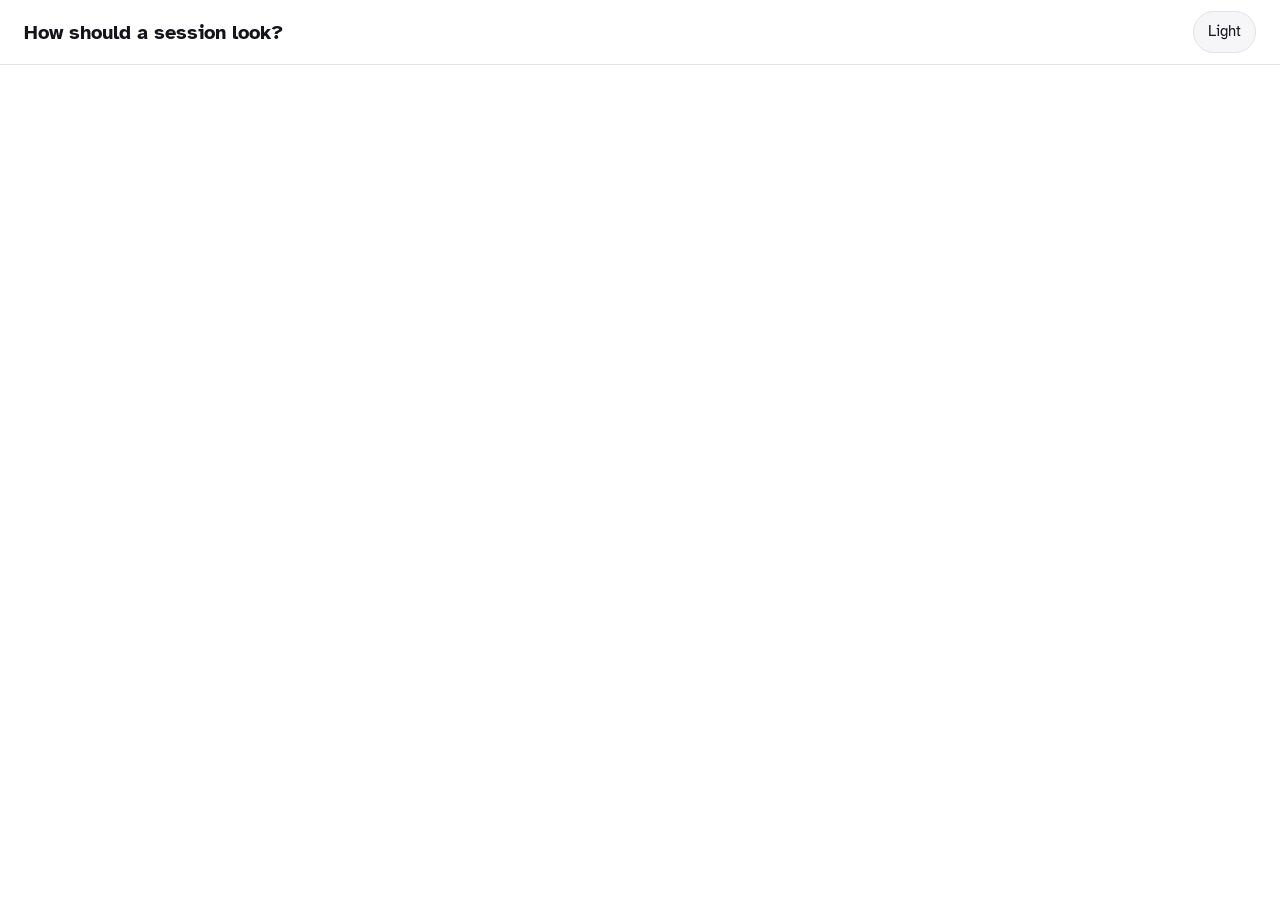
<file: variants/template.html>
<!DOCTYPE html>
<html lang="en">
<head>
<meta charset="utf-8">
<meta name="viewport" content="width=device-width, initial-scale=1">
<title>Session layouts</title>
<link rel="icon" type="image/svg+xml" href="../brand/accelerate.svg">
<link rel="stylesheet" href="../fonts/fonts.css">
<!-- Five ways to lay out one tracker session, on real content (week 2, How work splits).
     Generated by variants/build.py. Nothing here reads or writes progress. -->
<style>
:root, [data-theme="light"] {
  --paper: #FFFFFF; --card: #F6F6F8; --ink: #15141A; --ink2: #3F3E48; --muted: #6B6A76; --line: #E3E2E8;
  --spark: #15141A; --spark-soft: transparent; --deep: #0A5BD3; --deep-soft: #F1F4FA; --ok: #1A7F4B; --ok-soft: #EEF7F1;
  --num: inherit; --warn: #8A5A00; --warn-soft: transparent;
}
[data-theme="dark"] {
  --paper: #1C1B22; --card: #23222A; --ink: #EDEDF2; --ink2: #C9C8D3; --muted: #9C9BA8; --line: #33323C;
  --spark: #EDEDF2; --spark-soft: transparent; --deep: #7AB2FF; --deep-soft: #25242D; --ok: #5BC98E; --ok-soft: #1F2A24;
  --num: inherit; --warn: #E3B341; --warn-soft: transparent;
}
:root { --body: "Atkinson Hyperlegible", "Segoe UI", system-ui, sans-serif; --display: Bahnschrift, "Segoe UI", system-ui, sans-serif; --mono: "JetBrains Mono", Consolas, monospace; }
* { box-sizing: border-box; }
body { margin: 0; background: var(--paper); color: var(--ink); font: 18px/1.72 var(--body); }
button { font: inherit; cursor: pointer; }
a { color: var(--deep); }
:focus-visible { outline: 3px solid var(--deep); outline-offset: 2px; border-radius: 4px; }
h1, h2, h3, h4 { font-family: var(--body); font-weight: 700; margin: 0; line-height: 1.25; }
code { font-family: var(--mono); font-size: .85em; background: var(--deep-soft); padding: 1px 6px; border-radius: 4px; }
.num { color: inherit; font-weight: inherit; }

/* chooser */
.top { position: sticky; top: 0; z-index: 20; background: var(--paper); border-bottom: 1px solid var(--line); }
.top-in { max-width: 1280px; margin: 0 auto; padding: 0 24px; display: flex; align-items: center; gap: 12px; min-height: 64px; flex-wrap: wrap; }
.top h1 { font-size: 20px; margin-right: 12px; }
.vtabs { display: flex; gap: 6px; flex-wrap: wrap; }
.vtabs button { border: 1px solid var(--line); background: var(--card); color: var(--muted); border-radius: 999px; padding: 7px 16px; font-family: var(--display); font-weight: 700; font-size: 16px; }
.vtabs button[aria-pressed="true"] { background: var(--ink); color: var(--paper); border-color: var(--ink); }
.grow { flex: 1; }
.theme { border: 1px solid var(--line); background: var(--card); color: var(--ink); border-radius: 999px; padding: 7px 14px; font-size: 15px; }
.about { max-width: 1280px; margin: 0 auto; padding: 22px 24px 0; }
.about h2 { font-size: 30px; }
.about p { margin: 8px 0 0; color: var(--ink2); max-width: 78ch; }
.about .pro, .about .con { font-size: 17px; }
.about .pro b { color: var(--ok); } .about .con b { color: var(--warn); }
#stage { max-width: 1280px; margin: 0 auto; padding: 26px 24px 120px; }

/* shared pieces */
.btn { border: 1px solid var(--line); background: transparent; color: var(--ink); border-radius: 6px; padding: 7px 14px; font-size: 16px; }
.btn:hover { border-color: var(--deep); color: var(--deep); }
.btn.primary { background: var(--ink); color: var(--paper); border-color: var(--ink); }
.tick { width: 22px; height: 22px; border-radius: 5px; border: 1.5px solid var(--muted); background: var(--card); color: #fff; display: grid; place-items: center; flex: none; }
.tick.on { background: var(--ok); border-color: var(--ok); }
.lab { font-size: 15px; color: var(--muted); margin: 14px 0 4px; }
ul.say { margin: 0; padding-left: 22px; }
ul.say li { margin: 6px 0; }
.dowhere { margin: 12px 0 0; font-size: 16.5px; color: var(--ink2); }
.dowhere b { color: var(--ink); }
.dowhere .m { color: var(--muted); }
.pointer { font-size: 16px; color: var(--muted); margin-top: 10px; }
.fig { --f-ink: #1a1a19; --live: #fffdf5; --dim: #6b6a65; --faint: #a2a09a; --line: #c3c0b7;
  --sys: #3f6ea8; --math: #3f7a55; --alaap: #a85f3f; --req: #8a6f2f; --iv: #7a3b5c;
  --sys-p: #dbe4ef; --math-p: #dde9e1; --alaap-p: #f0e0d8; --req-p: #ece4cf; --iv-p: #efdfe7;
  --sans: "Atkinson Hyperlegible", "Segoe UI", sans-serif;
  background: #fbfaf6; color: #1a1a19; border-radius: 14px; padding: 18px 20px; margin: 18px 0; }
.fig .ft { font-family: var(--display); font-weight: 700; font-size: 18px; margin-bottom: 10px; }
.fig svg { width: 100%; height: auto; display: block; }
.fig .fc { font-size: 15.5px; color: #3a3a37; margin-top: 10px; }
.fig .d-fill-sys { fill: var(--sys-p); } .fig .d-str-sys { stroke: var(--sys); }
.fig .d-fill-math { fill: var(--math-p); } .fig .d-str-math { stroke: var(--math); }
.fig .d-fill-alaap { fill: var(--alaap-p); } .fig .d-str-alaap { stroke: var(--alaap); }
.fig .d-fill-req { fill: var(--req-p); } .fig .d-str-req { stroke: var(--req); }
.fig .d-fill-iv { fill: var(--iv-p); } .fig .d-str-iv { stroke: var(--iv); }
.fig .d-fill-now { fill: var(--live); } .fig .d-str-now { stroke: var(--f-ink); }
.fig .d-fill-flat { fill: none; } .fig .d-str-flat { stroke: var(--line); }
.fig .d-line { stroke: var(--dim); fill: none; }
.fig .d-t { fill: var(--f-ink); font-family: var(--sans); font-size: 12px; }
.fig .d-t-s { fill: var(--dim); font-family: var(--sans); font-size: 11px; }
.fig .d-t-b { fill: var(--f-ink); font-family: var(--sans); font-size: 12px; font-weight: 700; }
.fig .d-t-x { fill: var(--faint); font-family: var(--sans); font-size: 10.5px; }
.shead .kicker { color: var(--muted); font-size: 15px; }
.shead h2 { font-size: 32px; }
.shead .meta { color: var(--muted); font-size: 17px; margin-top: 6px; }
.shead .intro { color: var(--ink2); font-size: 20px; margin: 14px 0 0; max-width: 70ch; }
.progress { height: 8px; border-radius: 4px; background: var(--line); overflow: hidden; margin: 18px 0; }
.progress i { display: block; height: 100%; background: var(--ok); }
.end { display: flex; gap: 12px; flex-wrap: wrap; margin-top: 30px; }

/* A: reading column */
.va { max-width: 820px; }
.va .step { display: grid; grid-template-columns: 44px minmax(0, 1fr); gap: 14px; padding: 26px 0; border-bottom: 1px solid var(--line); }
.va h3 { font-size: 20px; margin-bottom: 8px; }

/* B: one step at a time */
.vb { max-width: 860px; margin: 0 auto; }
.vb .card { background: var(--card); border-radius: 18px; padding: 34px 40px; min-height: 420px; }
.vb .card h3 { font-size: 24px; margin: 6px 0 14px; }
.vb .count { font-family: var(--display); color: var(--muted); font-weight: 700; }
.vb .nav { display: flex; justify-content: space-between; align-items: center; margin-top: 20px; gap: 12px; }
.vb .dots { display: flex; gap: 6px; }
.vb .dots i { width: 26px; height: 6px; border-radius: 3px; background: var(--line); cursor: pointer; }
.vb .dots i.on { background: var(--spark); } .vb .dots i.done { background: var(--ok); }

/* C: two panes */
.vc { display: grid; grid-template-columns: 330px minmax(0, 1fr); gap: 0; background: var(--card); border-radius: 18px; overflow: hidden; min-height: 620px; }
.vc .list { border-right: 1px solid var(--line); padding: 14px; background: var(--paper); }
.vc .li { display: flex; gap: 12px; align-items: flex-start; width: 100%; text-align: left; background: none; border: 0; color: var(--ink); padding: 12px; border-radius: 10px; font-size: 17px; line-height: 1.4; }
.vc .li.on { background: var(--card); box-shadow: inset 4px 0 0 var(--spark); font-weight: 700; }
.vc .li .n { font-family: var(--display); color: var(--muted); min-width: 22px; }
.vc .li.done .n { color: var(--ok); }
.vc .pane { padding: 30px 40px; overflow-y: auto; max-height: 78vh; }
.vc .pane h3 { font-size: 22px; margin-bottom: 12px; }

/* D: checklist that opens in place */
.vd { max-width: 900px; }
.vd .row { background: var(--card); border-radius: 14px; margin-bottom: 10px; overflow: hidden; }
.vd .rh { display: grid; grid-template-columns: 34px minmax(0, 1fr) auto; gap: 14px; align-items: center; width: 100%; text-align: left; background: none; border: 0; color: var(--ink); padding: 18px 22px; }
.vd .rh .t { font-weight: 700; font-size: 18px; }
.vd .rh .g { display: block; font-family: var(--body); font-weight: 400; font-size: 16px; color: var(--muted); margin-top: 2px; }
.vd .rh .chev { font-family: var(--display); color: var(--muted); font-size: 22px; }
.vd .rb { padding: 0 22px 22px 70px; }

/* E: workbook */
.ve { max-width: 900px; }
.ve .step { background: var(--card); border-radius: 16px; padding: 26px 30px; margin-bottom: 18px; }
.ve .phase { display: grid; grid-template-columns: 110px minmax(0, 1fr); gap: 16px; padding: 14px 0; border-top: 1px solid var(--line); }
.ve .phase:first-of-type { border-top: 0; }
.ve .pn { font-family: var(--display); font-weight: 700; color: var(--spark); }
.ve textarea { width: 100%; min-height: 110px; font: inherit; font-size: 18px; padding: 12px 14px; border-radius: 10px; border: 1px solid var(--line); background: var(--paper); color: var(--ink); }
.ve .model { margin-top: 12px; padding: 14px 18px; border-radius: 10px; background: var(--ok-soft); }
.ve .model b { font-family: var(--display); color: var(--ok); }

/* quiz */
dialog { width: min(720px, 94vw); border: 0; border-radius: 18px; padding: 0; background: var(--card); color: var(--ink); box-shadow: 0 30px 80px rgba(0,0,0,.4); }
dialog::backdrop { background: rgba(8, 12, 24, .62); }
.dq { padding: 30px 34px 26px; }
.dq .qq { font-family: var(--display); font-size: 26px; font-weight: 700; line-height: 1.25; }
.dq textarea { width: 100%; min-height: 120px; font: inherit; margin-top: 14px; padding: 12px 14px; border-radius: 10px; border: 1px solid var(--line); background: var(--paper); color: var(--ink); }
.dq .model { margin-top: 16px; padding: 14px 18px; border-radius: 10px; background: var(--ok-soft); }
.dq .row { display: flex; flex-wrap: wrap; gap: 10px; margin-top: 18px; }
@media (max-width: 900px) { .vc { grid-template-columns: minmax(0, 1fr); } .vc .list { border-right: 0; border-bottom: 1px solid var(--line); } .vd .rb { padding-left: 22px; } .ve .phase { grid-template-columns: minmax(0, 1fr); gap: 4px; } }
</style>
</head>
<body>
<header class="top"><div class="top-in">
  <h1>How should a session look?</h1>
  <div class="vtabs" id="vtabs"></div>
  <span class="grow"></span>
  <button class="theme" id="theme">Light</button>
</div></header>
<div class="about" id="about"></div>
<div id="stage"></div>
<dialog id="quiz"></dialog>
<script type="application/json" id="data">{{DATA}}</script>
<script>
"use strict";
(function () {
  var D = JSON.parse(document.getElementById("data").textContent);
  var S = D.session, FIGS = D.figures, QUIZ = D.quiz;
  var ticks = {}, answers = {};
  function esc(s) { return String(s == null ? "" : s).replace(/[&<>"]/g, function (c) { return { "&": "&amp;", "<": "&lt;", ">": "&gt;", '"': "&quot;" }[c]; }); }
  var NUM = /(<[^>]+>)|((?:\$|~)?\b\d[\d,.]*\d(?:\+|%|-plus)?|(?:\$|~)?\b\d(?:\+|%|-plus)?)/g;
  function inl(s) {
    return esc(s).replace(/`([^`]+)`/g, "<code>$1</code>").replace(/\*\*([^*]+)\*\*/g, "<strong>$1</strong>")
      .replace(NUM, function (m, tag, n) { return tag || '<span class="num">' + n + "</span>"; });
  }
  function el(t, c, h) { var n = document.createElement(t); if (c) { n.className = c; } if (h != null) { n.innerHTML = h; } return n; }
  function list(a) { return Array.isArray(a) ? a : (a ? [a] : []); }
  function done() { return S.steps.filter(function (_, i) { return ticks[i]; }).length; }

  function head() {
    var h = el("div", "shead");
    h.innerHTML = '<div class="kicker">Week 2, systems</div><h2>' + esc(S.name) + '</h2><div class="meta">' + esc(S.len) + ", " + S.steps.length + " steps, " + done() + " done</div>" +
      (S.intro ? '<p class="intro">' + inl(S.intro) + "</p>" : "");
    var bar = el("div", "progress"); bar.innerHTML = '<i style="width:' + (100 * done() / S.steps.length) + '%"></i>';
    h.appendChild(bar);
    return h;
  }
  function tickBtn(i, after) {
    var b = el("button", "tick" + (ticks[i] ? " on" : ""), ticks[i] ? "&#10003;" : "");
    b.setAttribute("aria-label", "Mark step done");
    b.addEventListener("click", function (e) { e.stopPropagation(); ticks[i] = !ticks[i]; draw(); if (after) { after(); } });
    return b;
  }
  function body(st, opts) {
    var w = el("div");
    if (st.d) { w.appendChild(el("p", "", inl(st.d))); }
    if (st.where || st.url) {
      w.appendChild(el("div", "dowhere", "<b>Where</b> " + inl(st.where || "") + (st.url ? ' <a href="' + esc(st.url) + '" target="_blank" rel="noopener">open</a>' : "") +
        (st.m ? ' <span class="m">' + st.m + " min</span>" : "") + (st.out ? "<br><b>Done when</b> " + inl(st.out) : "")));
    }
    if (!(opts && opts.noAnswer) && st.ans) {
      w.appendChild(el("div", "lab", "Say it"));
      var ul = el("ul", "say");
      list(st.ans).forEach(function (a) { ul.appendChild(el("li", "", inl(a))); });
      w.appendChild(ul);
    }
    if (st.sd && st.sd.length) {
      w.appendChild(el("div", "pointer", "Goes deeper in your system design guide: " + st.sd.map(function (p) { return esc(p.why); }).join(" ")));
    }
    return w;
  }
  function figs(host) {
    FIGS.forEach(function (f) {
      host.appendChild(el("div", "fig", '<div class="ft">' + esc(f.title) + "</div>" + f.svg + '<div class="fc">' + f.cap + "</div>"));
    });
  }
  function endActions(host) {
    var e = el("div", "end");
    var q = el("button", "btn primary", "Quiz this session, " + QUIZ.length + " questions");
    q.addEventListener("click", openQuiz);
    e.appendChild(q);
    host.appendChild(e);
  }

  /* ---------------------------------------------------------------- the five layouts */
  var V = {
    A: { name: "A. Reading column",
      what: "Everything visible, top to bottom, like the ZenML page's sessions. Big type, a tick per step, figures up front, one quiz at the end.",
      pro: "Nothing to click to read. Easy to skim and to print.", con: "Long. On a big session you scroll a lot, and it is easy to drift past a step.",
      draw: function (host) {
        var w = el("div", "va"); w.appendChild(head()); figs(w);
        S.steps.forEach(function (st, i) {
          var r = el("div", "step"); r.appendChild(tickBtn(i));
          var b = el("div"); b.appendChild(el("h3", "", inl(st.t))); b.appendChild(body(st)); r.appendChild(b);
          w.appendChild(r);
        });
        endActions(w); host.appendChild(w);
      } },
    B: { name: "B. One step at a time",
      what: "A single step fills the screen: what to know, where to go, what to say. Next and Previous, or the arrow keys. Figures come first as their own card. Quiz at the end.",
      pro: "Maximum focus; no drifting. Feels like working through a deck.", con: "You cannot see the whole session at once, and going back to compare two steps takes clicks.",
      draw: function (host) {
        var w = el("div", "vb"); w.appendChild(head());
        var cards = [{ figs: true }].concat(S.steps.map(function (st, i) { return { st: st, i: i }; })).concat([{ end: true }]);
        var at = V.B.at || 0;
        var c = cards[at];
        var card = el("div", "card");
        if (c.figs) { card.appendChild(el("div", "count", "Before you start")); card.appendChild(el("h3", "", "The two figures this session is about")); figs(card); }
        else if (c.end) { card.appendChild(el("div", "count", "End of session")); card.appendChild(el("h3", "", done() + " of " + S.steps.length + " steps done")); endActions(card); }
        else {
          card.appendChild(el("div", "count", "Step " + (c.i + 1) + " of " + S.steps.length));
          card.appendChild(el("h3", "", inl(c.st.t)));
          card.appendChild(body(c.st));
          var mark = el("button", "btn" + (ticks[c.i] ? "" : " primary"), ticks[c.i] ? "Done, undo" : "Mark done and go on");
          mark.style.marginTop = "20px";
          mark.addEventListener("click", function () { ticks[c.i] = !ticks[c.i]; if (ticks[c.i]) { V.B.at = at + 1; } draw(); });
          card.appendChild(mark);
        }
        w.appendChild(card);
        var nav = el("div", "nav");
        var prev = el("button", "btn", "Previous"); prev.disabled = at === 0;
        prev.addEventListener("click", function () { V.B.at = Math.max(0, at - 1); draw(); });
        var dots = el("div", "dots");
        cards.forEach(function (x, k) {
          var d = el("i", (k === at ? "on" : "") + (x.st && ticks[x.i] ? " done" : ""));
          d.addEventListener("click", function () { V.B.at = k; draw(); });
          dots.appendChild(d);
        });
        var next = el("button", "btn primary", "Next"); next.disabled = at === cards.length - 1;
        next.addEventListener("click", function () { V.B.at = Math.min(cards.length - 1, at + 1); draw(); });
        nav.appendChild(prev); nav.appendChild(dots); nav.appendChild(next);
        w.appendChild(nav);
        host.appendChild(w);
      } },
    C: { name: "C. Two panes",
      what: "The step list on the left, always visible with ticks; the selected step in full on the right. Figures sit at the top of the list as their own entry.",
      pro: "You always see where you are and what is left, and any step is one click away.", con: "Needs a wide screen; on a phone it becomes a list over a page.",
      draw: function (host) {
        host.appendChild(head());
        var w = el("div", "vc");
        var sel = V.C.sel == null ? -1 : V.C.sel;
        var lst = el("div", "list");
        var f = el("button", "li" + (sel === -1 ? " on" : ""), '<span class="n">&#9670;</span><span>The figures</span>');
        f.addEventListener("click", function () { V.C.sel = -1; draw(); });
        lst.appendChild(f);
        S.steps.forEach(function (st, i) {
          var b = el("button", "li" + (sel === i ? " on" : "") + (ticks[i] ? " done" : ""), '<span class="n">' + (ticks[i] ? "&#10003;" : i + 1) + "</span><span>" + inl(st.t) + "</span>");
          b.addEventListener("click", function () { V.C.sel = i; draw(); });
          lst.appendChild(b);
        });
        var q = el("button", "li", '<span class="n">?</span><span>Quiz, ' + QUIZ.length + " questions</span>");
        q.addEventListener("click", openQuiz);
        lst.appendChild(q);
        var pane = el("div", "pane");
        if (sel === -1) { pane.appendChild(el("h3", "", "The figures")); figs(pane); }
        else {
          var st = S.steps[sel];
          var top = el("div"); top.style.display = "flex"; top.style.gap = "14px"; top.style.alignItems = "center";
          top.appendChild(tickBtn(sel)); top.appendChild(el("h3", "", inl(st.t))); top.lastChild.style.margin = "0";
          pane.appendChild(top); pane.appendChild(body(st));
          if (sel < S.steps.length - 1) {
            var nx = el("button", "btn", "Next step"); nx.style.marginTop = "22px";
            nx.addEventListener("click", function () { V.C.sel = sel + 1; draw(); });
            pane.appendChild(nx);
          }
        }
        w.appendChild(lst); w.appendChild(pane); host.appendChild(w);
      } },
    D: { name: "D. Checklist, opens in place",
      what: "The session as a checklist. Each row shows the step and its one-line gist; click the row (anywhere, not a tiny link) and it opens in place with everything. One row open at a time.",
      pro: "Closest to today, so least to relearn, but the whole row is the target and the gist is visible without opening.", con: "Still one click per step to read the substance.",
      draw: function (host) {
        var w = el("div", "vd"); w.appendChild(head()); figs(w);
        S.steps.forEach(function (st, i) {
          var row = el("div", "row");
          var open = V.D.open === i;
          var gist = list(st.ans)[0] || st.d || "";
          var h = el("button", "rh");
          h.appendChild(tickBtn(i));
          h.appendChild(el("span", "", '<span class="t">' + inl(st.t) + '</span><span class="g">' + inl(gist) + "</span>"));
          h.appendChild(el("span", "chev", open ? "&#8722;" : "+"));
          h.addEventListener("click", function () { V.D.open = open ? null : i; draw(); });
          row.appendChild(h);
          if (open) { var b = el("div", "rb"); b.appendChild(body(st)); row.appendChild(b); }
          w.appendChild(row);
        });
        endActions(w); host.appendChild(w);
      } },
    E: { name: "E. Workbook",
      what: "Each step is three phases: Read (what to know and where to go), Write (your own answer, typed or with Win+H), then Check (the model answer, revealed only after you write). No quizzes per step; one short quiz at the end.",
      pro: "Active recall built into the work itself, so the end quiz can be short.", con: "Slower. Writing an answer for every step is real effort, which is the point and also the cost.",
      draw: function (host) {
        var w = el("div", "ve"); w.appendChild(head()); figs(w);
        S.steps.forEach(function (st, i) {
          var c = el("div", "step");
          var top = el("div"); top.style.display = "flex"; top.style.gap = "14px"; top.style.alignItems = "center";
          top.appendChild(tickBtn(i)); top.appendChild(el("h3", "", inl(st.t)));
          c.appendChild(top);
          var p1 = el("div", "phase"); p1.appendChild(el("div", "pn", "Read")); p1.appendChild(body(st, { noAnswer: true })); c.appendChild(p1);
          var p2 = el("div", "phase"); p2.appendChild(el("div", "pn", "Write"));
          var ta = el("textarea"); ta.placeholder = "Your answer, in your own words. Win+H to dictate."; ta.value = answers[i] || "";
          ta.addEventListener("input", function () { answers[i] = ta.value; });
          p2.appendChild(ta); c.appendChild(p2);
          var p3 = el("div", "phase"); p3.appendChild(el("div", "pn", "Check"));
          var holder = el("div");
          if (V.E["shown" + i]) {
            var m = el("div", "model", "<b>A good answer</b>");
            var ul = el("ul"); list(st.ans).forEach(function (a) { ul.appendChild(el("li", "", inl(a))); }); m.appendChild(ul);
            holder.appendChild(m);
          } else {
            var rv = el("button", "btn", "Show the model answer");
            rv.addEventListener("click", function () { V.E["shown" + i] = true; draw(); });
            holder.appendChild(rv);
          }
          p3.appendChild(holder); c.appendChild(p3);
          w.appendChild(c);
        });
        endActions(w); host.appendChild(w);
      } }
  };
  V.B.at = 0; V.C.sel = 0; V.D.open = null;
  var cur = "A";
  try { cur = localStorage.getItem("variants.pick") || "A"; } catch (e) { /* no storage */ }

  function draw() {
    var y = window.scrollY;
    var tabs = document.getElementById("vtabs"); tabs.innerHTML = "";
    Object.keys(V).forEach(function (k) {
      var b = el("button", "", esc(V[k].name)); b.setAttribute("aria-pressed", k === cur ? "true" : "false");
      b.addEventListener("click", function () { cur = k; try { localStorage.setItem("variants.pick", k); } catch (e) { /* ignore */ } window.scrollTo(0, 0); draw(); });
      tabs.appendChild(b);
    });
    var v = V[cur];
    document.getElementById("about").innerHTML = "<h2>" + esc(v.name) + "</h2><p>" + esc(v.what) + '</p><p class="pro"><b>Good at:</b> ' + esc(v.pro) + '</p><p class="con"><b>Costs:</b> ' + esc(v.con) + "</p>";
    var st = document.getElementById("stage"); st.innerHTML = "";
    v.draw(st);
    window.scrollTo(0, y);
  }

  /* one question at a time */
  var dlg = document.getElementById("quiz");
  function openQuiz() {
    var i = 0;
    function show() {
      var q = QUIZ[i];
      dlg.innerHTML = "";
      var box = el("div", "dq");
      box.appendChild(el("div", "", '<span style="color:var(--muted)">Question ' + (i + 1) + " of " + QUIZ.length + "</span>"));
      box.appendChild(el("div", "qq", inl(q.q)));
      var ta = el("textarea"); ta.placeholder = "Your answer. Win+H to dictate."; box.appendChild(ta);
      var row = el("div", "row");
      var rv = el("button", "btn primary", "Show the answer");
      rv.addEventListener("click", function () {
        rv.remove();
        box.insertBefore(el("div", "model", "<b>A good answer</b> " + inl(q.a)), row);
        ["Had it", "Partly", "Missed it"].forEach(function (l) {
          var b = el("button", "btn", l);
          b.addEventListener("click", function () { i += 1; if (i < QUIZ.length) { show(); } else { dlg.close(); } });
          row.appendChild(b);
        });
      });
      var stop = el("button", "btn", "Stop"); stop.addEventListener("click", function () { dlg.close(); });
      row.appendChild(rv); row.appendChild(stop);
      box.appendChild(row);
      dlg.appendChild(box);
    }
    show();
    try { dlg.showModal(); } catch (e) { dlg.setAttribute("open", ""); }
  }

  var th = document.getElementById("theme");
  if (window.matchMedia && window.matchMedia("(prefers-color-scheme: dark)").matches) { document.documentElement.setAttribute("data-theme", "dark"); }
  th.addEventListener("click", function () {
    var dark = document.documentElement.getAttribute("data-theme") === "dark";
    document.documentElement.setAttribute("data-theme", dark ? "light" : "dark");
    th.textContent = dark ? "Dark" : "Light";
  });
  document.addEventListener("keydown", function (e) {
    if (cur !== "B" || e.target.tagName === "TEXTAREA") { return; }
    if (e.key === "ArrowRight") { V.B.at = Math.min(S.steps.length + 1, V.B.at + 1); draw(); }
    if (e.key === "ArrowLeft") { V.B.at = Math.max(0, V.B.at - 1); draw(); }
  });
  draw();
}());
</script>
</body>
</html>
</file>
<file: figures/viewer.css>
/* The figure viewer (figures/viewer.js): hover notes, full screen, zoom and pan, and a
   walk-through. Its own palette, so it reads the same on the light tracker and the dark
   interview pages; figures always sit on white. */
[data-fig] { cursor: zoom-in; position: relative; }
[data-fig]:focus-visible { outline: 2px solid #3f6ea8; outline-offset: 3px; }
[data-fig] [data-n], [data-fig] [data-e] { cursor: pointer; }
[data-fig] [data-n].fv-hover rect, [data-fig] [data-n].fv-hover circle, [data-fig] [data-n].fv-hover ellipse { stroke-width: 2.2; }
[data-fig] [data-e].fv-hover path, [data-fig] [data-e].fv-hover line { stroke-width: 2.4; }
.fv-hit { stroke: transparent; stroke-width: 12; fill: none; }

.fv-tip { position: fixed; z-index: 1001; display: none; max-width: 300px; padding: 9px 12px; background: #16161c; color: #f2f1ee;
  font: 13.5px/1.45 "Atkinson Hyperlegible", "Helvetica Neue", Arial, sans-serif; border-radius: 6px; box-shadow: 0 8px 24px rgba(0,0,0,.25); pointer-events: none; }
.fv-tip b { display: block; font-size: 14px; }
.fv-tip span { display: block; color: #c9c8d2; margin-top: 3px; }

html.fv-open, html.fv-open body { overflow: hidden; }
.fv { position: fixed; inset: 0; z-index: 1000; display: none; flex-direction: column; background: #f4f3ef; color: #1a1a19;
  font-family: "Atkinson Hyperlegible", "Helvetica Neue", Arial, sans-serif; }
.fv-bar { display: flex; flex-wrap: wrap; align-items: center; gap: 10px 16px; padding: 12px 18px; border-bottom: 1px solid #d9d6cd; background: #fbfaf7; }
.fv-title { font-size: 17px; font-weight: 700; flex: 1; min-width: 0; }
.fv-tools { display: flex; align-items: center; gap: 6px; flex-wrap: wrap; }
.fv-b { font: inherit; font-size: 14px; min-width: 34px; height: 32px; padding: 0 10px; border: 1px solid #c3c0b7; background: #fff; color: #1a1a19; cursor: pointer; border-radius: 6px; }
.fv-b:hover { border-color: #1a1a19; }
.fv-b:focus-visible { outline: 2px solid #3f6ea8; outline-offset: 1px; }
.fv-walk { font-weight: 700; }
.fv-x { font-size: 18px; margin-left: 8px; }
.fv-count { font-size: 13px; color: #6b6a65; min-width: 64px; text-align: center; font-variant-numeric: tabular-nums; }
.fv-main { flex: 1; display: grid; grid-template-columns: minmax(0, 1fr) 380px; min-height: 0; }
.fv-stage { position: relative; overflow: hidden; background: #fff; cursor: grab; touch-action: none; }
.fv-stage:active { cursor: grabbing; }
.fv-pan { position: absolute; inset: 0; display: grid; place-items: center; padding: 32px; transform-origin: 0 0; color: #1a1a19; }
.fv-wrap { margin: 0 !important; padding: 0 !important; border: 0 !important; width: 100%; height: 100%; display: grid; place-items: center; overflow: visible !important; box-shadow: none !important; }
.fv-pan svg { width: 100%; height: 100%; max-height: calc(100vh - 140px); min-width: 0 !important; max-width: none !important; }
.fv-pan svg.fv-dim [data-n], .fv-pan svg.fv-dim [data-e] { opacity: .28; transition: opacity .15s ease; }
.fv-pan svg.fv-dim .fv-on { opacity: 1; }
.fv-pan .fv-on rect, .fv-pan .fv-on circle, .fv-pan .fv-on ellipse { stroke-width: 2.6; }
.fv-pan .fv-on path, .fv-pan .fv-on line { stroke-width: 2.6; }
.fv-side { overflow-y: auto; padding: 22px 24px 30px; border-left: 1px solid #d9d6cd; font-size: 15.5px; line-height: 1.62; }
.fv-cap { color: #33322e; }
.fv-cap b { color: #1a1a19; }
.fv-hint { color: #6b6a65; font-size: 14px; margin-top: 14px; }
.fv-kind { font-size: 13px; font-weight: 700; color: #6b6a65; margin: 18px 0 4px; }
.fv-kind:first-child { margin-top: 0; }
.fv-sel h3 { font-size: 20px; line-height: 1.3; margin: 0 0 10px; }
.fv-sel p { margin: 0 0 12px; }
.fv-links { margin: 0 0 16px; padding: 0; list-style: none; }
.fv-links li { margin: 0 0 8px; padding-left: 14px; position: relative; }
.fv-links li::before { content: ""; position: absolute; left: 0; top: .75em; width: 5px; height: 1.5px; background: #6b6a65; }
.fv-links a { color: #1a1a19; text-decoration: underline; text-decoration-color: #c3c0b7; text-underline-offset: 3px; }
.fv-links a:hover { text-decoration-color: #1a1a19; }
.fv-link { border: 0; background: none; padding: 0; height: auto; min-width: 0; text-decoration: underline; color: #55544f; font-size: 14px; }
@media (max-width: 800px) {
  .fv-main { grid-template-columns: 1fr; grid-template-rows: minmax(0, 1.2fr) minmax(0, 1fr); }
  .fv-side { border-left: 0; border-top: 1px solid #d9d6cd; }
  .fv-title { font-size: 15px; flex-basis: 100%; }
  .fv-tools { gap: 4px; }
  .fv-b { min-width: 30px; height: 30px; padding: 0 8px; }
  .fv-x { margin-left: auto; }
}
@media (prefers-reduced-motion: reduce) { .fv-pan svg.fv-dim [data-n], .fv-pan svg.fv-dim [data-e] { transition: none; } }
</file>
<file: fonts/fonts.css>
/* Generated by fonts/fetch.py from google.css. Latin and latin-ext only. */
@font-face {
  font-family: 'Atkinson Hyperlegible';
  font-style: normal;
  font-weight: 400;
  font-display: swap;
  src: url(AtkinsonHyperlegible-400-latin-ext.woff2) format('woff2');
  unicode-range: U+0100-02BA, U+02BD-02C5, U+02C7-02CC, U+02CE-02D7, U+02DD-02FF, U+0304, U+0308, U+0329, U+1D00-1DBF, U+1E00-1E9F, U+1EF2-1EFF, U+2020, U+20A0-20AB, U+20AD-20C0, U+2113, U+2C60-2C7F, U+A720-A7FF;
}
@font-face {
  font-family: 'Atkinson Hyperlegible';
  font-style: normal;
  font-weight: 400;
  font-display: swap;
  src: url(AtkinsonHyperlegible-400-latin.woff2) format('woff2');
  unicode-range: U+0000-00FF, U+0131, U+0152-0153, U+02BB-02BC, U+02C6, U+02DA, U+02DC, U+0304, U+0308, U+0329, U+2000-206F, U+20AC, U+2122, U+2191, U+2193, U+2212, U+2215, U+FEFF, U+FFFD;
}
@font-face {
  font-family: 'Atkinson Hyperlegible';
  font-style: normal;
  font-weight: 700;
  font-display: swap;
  src: url(AtkinsonHyperlegible-700-latin-ext.woff2) format('woff2');
  unicode-range: U+0100-02BA, U+02BD-02C5, U+02C7-02CC, U+02CE-02D7, U+02DD-02FF, U+0304, U+0308, U+0329, U+1D00-1DBF, U+1E00-1E9F, U+1EF2-1EFF, U+2020, U+20A0-20AB, U+20AD-20C0, U+2113, U+2C60-2C7F, U+A720-A7FF;
}
@font-face {
  font-family: 'Atkinson Hyperlegible';
  font-style: normal;
  font-weight: 700;
  font-display: swap;
  src: url(AtkinsonHyperlegible-700-latin.woff2) format('woff2');
  unicode-range: U+0000-00FF, U+0131, U+0152-0153, U+02BB-02BC, U+02C6, U+02DA, U+02DC, U+0304, U+0308, U+0329, U+2000-206F, U+20AC, U+2122, U+2191, U+2193, U+2212, U+2215, U+FEFF, U+FFFD;
}
@font-face {
  font-family: 'JetBrains Mono';
  font-style: normal;
  font-weight: 400;
  font-display: swap;
  src: url(JetBrainsMono-400-latin-ext.woff2) format('woff2');
  unicode-range: U+0100-02BA, U+02BD-02C5, U+02C7-02CC, U+02CE-02D7, U+02DD-02FF, U+0304, U+0308, U+0329, U+1D00-1DBF, U+1E00-1E9F, U+1EF2-1EFF, U+2020, U+20A0-20AB, U+20AD-20C0, U+2113, U+2C60-2C7F, U+A720-A7FF;
}
@font-face {
  font-family: 'JetBrains Mono';
  font-style: normal;
  font-weight: 400;
  font-display: swap;
  src: url(JetBrainsMono-400-latin.woff2) format('woff2');
  unicode-range: U+0000-00FF, U+0131, U+0152-0153, U+02BB-02BC, U+02C6, U+02DA, U+02DC, U+0304, U+0308, U+0329, U+2000-206F, U+20AC, U+2122, U+2191, U+2193, U+2212, U+2215, U+FEFF, U+FFFD;
}
@font-face {
  font-family: 'JetBrains Mono';
  font-style: normal;
  font-weight: 500;
  font-display: swap;
  src: url(JetBrainsMono-400-latin-ext.woff2) format('woff2');
  unicode-range: U+0100-02BA, U+02BD-02C5, U+02C7-02CC, U+02CE-02D7, U+02DD-02FF, U+0304, U+0308, U+0329, U+1D00-1DBF, U+1E00-1E9F, U+1EF2-1EFF, U+2020, U+20A0-20AB, U+20AD-20C0, U+2113, U+2C60-2C7F, U+A720-A7FF;
}
@font-face {
  font-family: 'JetBrains Mono';
  font-style: normal;
  font-weight: 500;
  font-display: swap;
  src: url(JetBrainsMono-400-latin.woff2) format('woff2');
  unicode-range: U+0000-00FF, U+0131, U+0152-0153, U+02BB-02BC, U+02C6, U+02DA, U+02DC, U+0304, U+0308, U+0329, U+2000-206F, U+20AC, U+2122, U+2191, U+2193, U+2212, U+2215, U+FEFF, U+FFFD;
}
@font-face {
  font-family: 'Kalam';
  font-style: normal;
  font-weight: 400;
  font-display: swap;
  src: url(Kalam-400-latin-ext.woff2) format('woff2');
  unicode-range: U+0100-02BA, U+02BD-02C5, U+02C7-02CC, U+02CE-02D7, U+02DD-02FF, U+0304, U+0308, U+0329, U+1D00-1DBF, U+1E00-1E9F, U+1EF2-1EFF, U+2020, U+20A0-20AB, U+20AD-20C0, U+2113, U+2C60-2C7F, U+A720-A7FF;
}
@font-face {
  font-family: 'Kalam';
  font-style: normal;
  font-weight: 400;
  font-display: swap;
  src: url(Kalam-400-latin.woff2) format('woff2');
  unicode-range: U+0000-00FF, U+0131, U+0152-0153, U+02BB-02BC, U+02C6, U+02DA, U+02DC, U+0304, U+0308, U+0329, U+2000-206F, U+20AC, U+2122, U+2191, U+2193, U+2212, U+2215, U+FEFF, U+FFFD;
}
@font-face {
  font-family: 'Kalam';
  font-style: normal;
  font-weight: 700;
  font-display: swap;
  src: url(Kalam-700-latin-ext.woff2) format('woff2');
  unicode-range: U+0100-02BA, U+02BD-02C5, U+02C7-02CC, U+02CE-02D7, U+02DD-02FF, U+0304, U+0308, U+0329, U+1D00-1DBF, U+1E00-1E9F, U+1EF2-1EFF, U+2020, U+20A0-20AB, U+20AD-20C0, U+2113, U+2C60-2C7F, U+A720-A7FF;
}
@font-face {
  font-family: 'Kalam';
  font-style: normal;
  font-weight: 700;
  font-display: swap;
  src: url(Kalam-700-latin.woff2) format('woff2');
  unicode-range: U+0000-00FF, U+0131, U+0152-0153, U+02BB-02BC, U+02C6, U+02DA, U+02DC, U+0304, U+0308, U+0329, U+2000-206F, U+20AC, U+2122, U+2191, U+2193, U+2212, U+2215, U+FEFF, U+FFFD;
}
</file>
